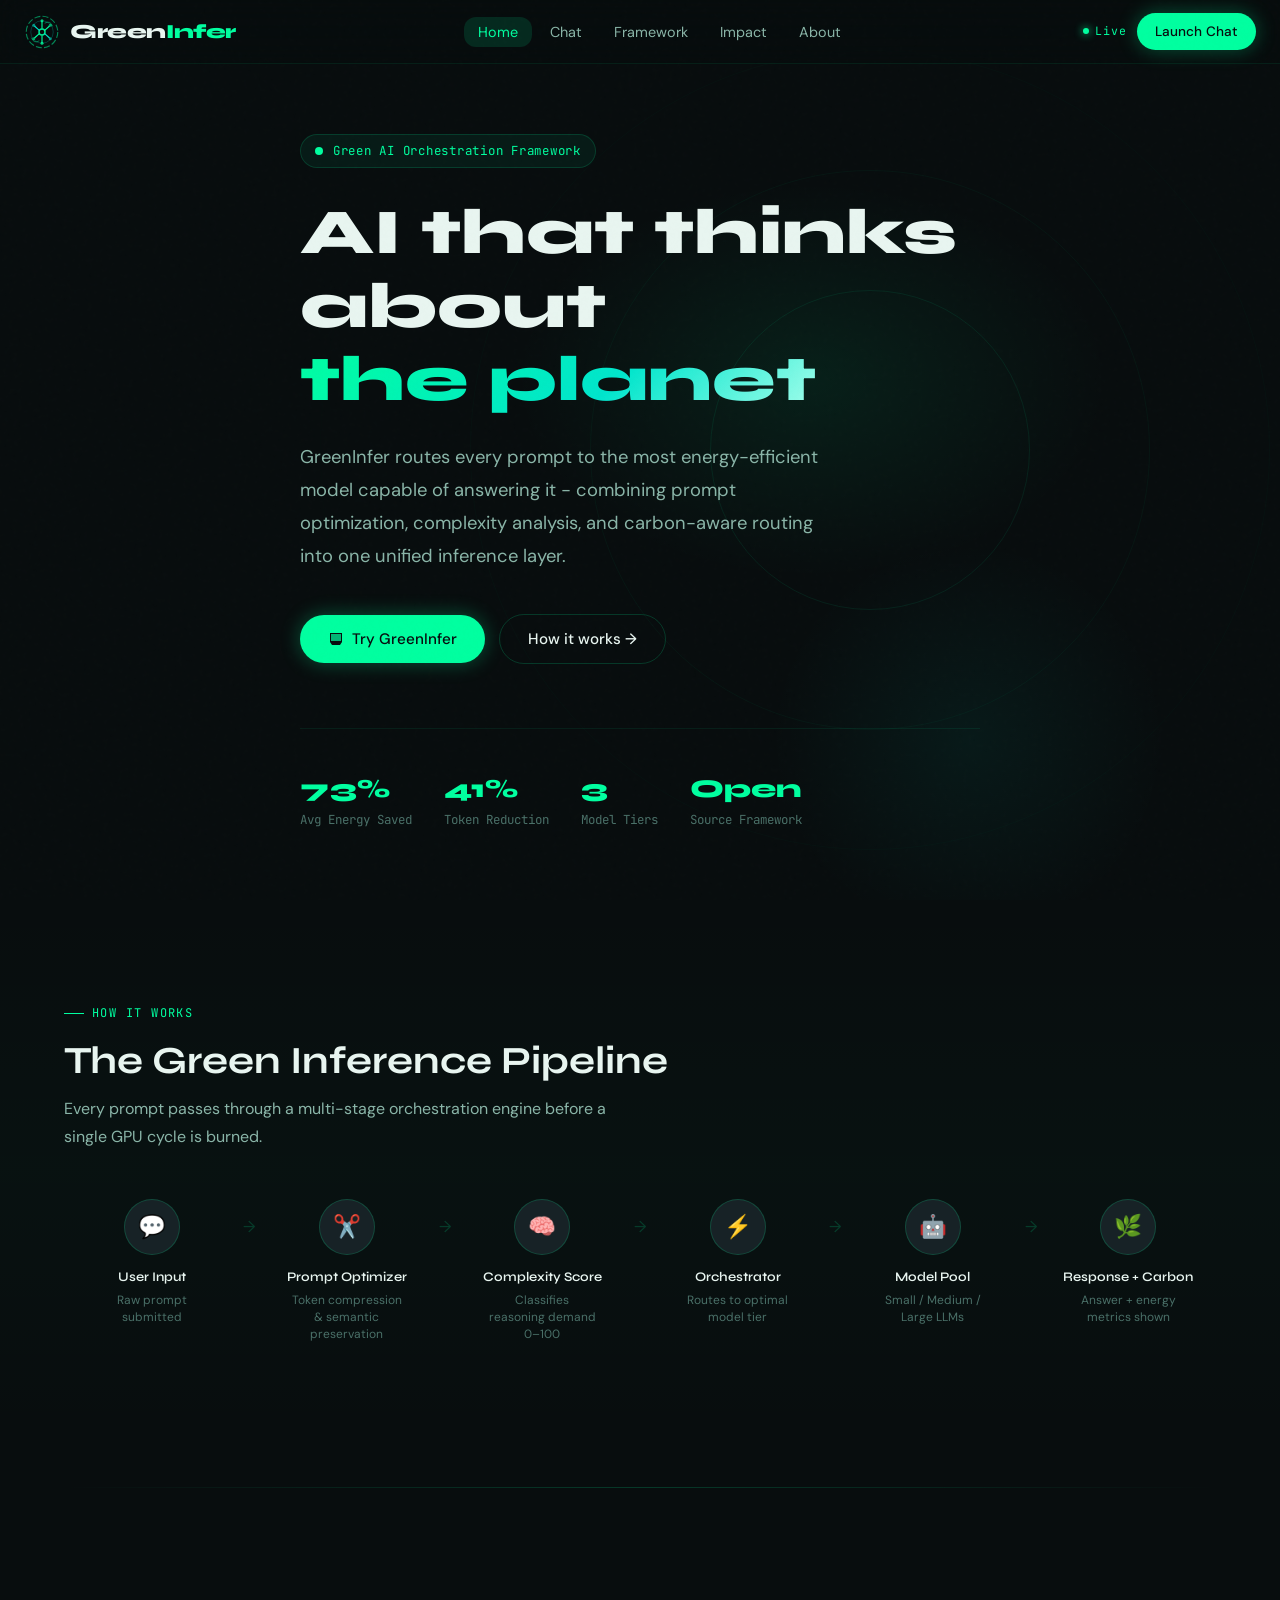
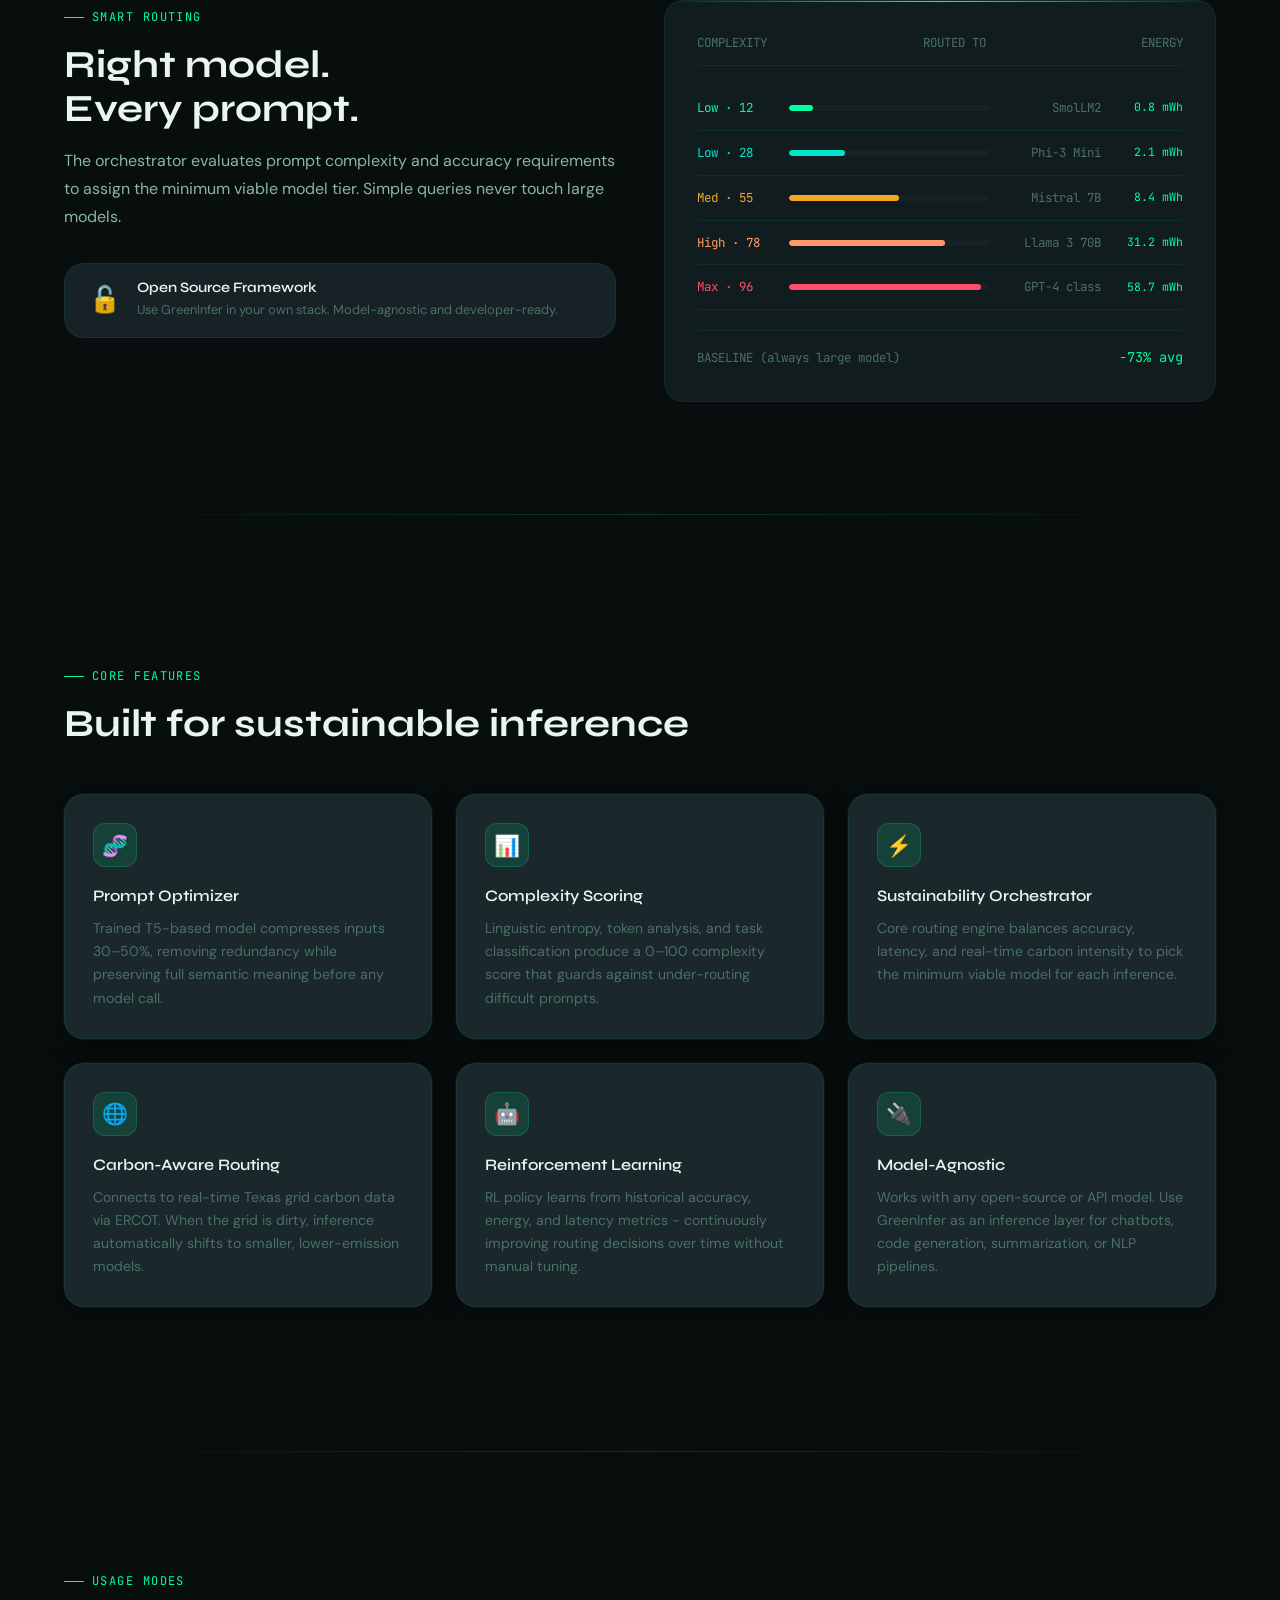
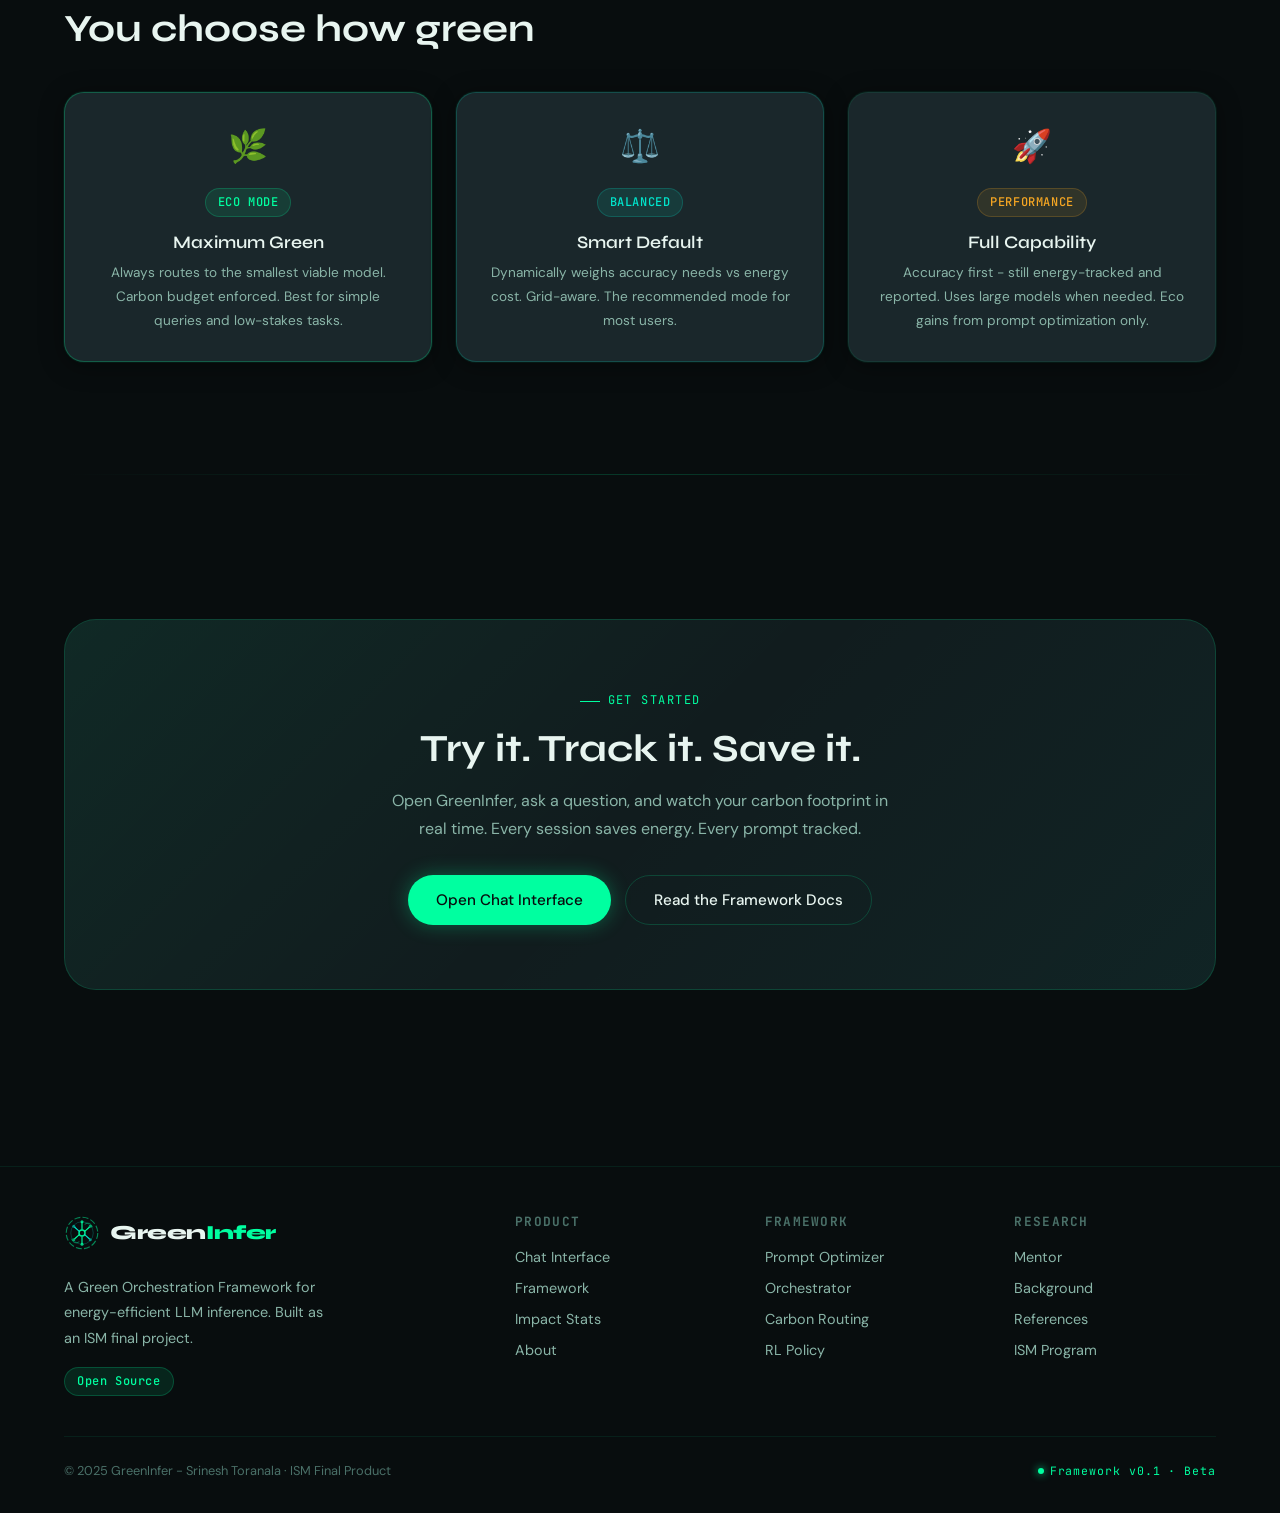
<file: index.html>
<!DOCTYPE html>
<html lang="en">
<head>
  <meta charset="UTF-8"/>
  <meta name="viewport" content="width=device-width, initial-scale=1.0"/>
  <title>GreenInfer - Sustainable AI Inference</title>
  <meta name="description" content="GreenInfer is a Green Orchestration Framework for energy-efficient LLM inference. Route every prompt to the right model, at maximum efficiency."/>
  <style>
/* ============================================================
   GreenInfer - Global Styles
   Aesthetic: Dark biomorphic tech - deep forest meets silicon
   ============================================================ */

@import url('https://fonts.googleapis.com/css2?family=Syne:wght@400;600;700;800&family=DM+Sans:ital,wght@0,300;0,400;0,500;1,300&family=JetBrains+Mono:wght@300;400;500&display=swap');

/* ── Variables ── */
:root {
  --bg-void:       #080d0e;
  --bg-deep:       #0b1214;
  --bg-surface:    #111c1e;
  --bg-raised:     #172226;
  --bg-card:       #1a272b;
  --border:        rgba(0, 255, 160, 0.08);
  --border-mid:    rgba(0, 255, 160, 0.18);
  --border-bright: rgba(0, 255, 160, 0.4);

  --green-core:    #00ffa0;
  --green-soft:    #00d484;
  --green-muted:   #009b62;
  --green-dim:     rgba(0, 255, 160, 0.12);
  --green-glow:    rgba(0, 255, 160, 0.06);

  --teal-accent:   #00e5cc;
  --amber-warn:    #f5a623;
  --red-alert:     #ff4d6d;

  --text-primary:  #e8f5f0;
  --text-secondary:#8ab5a8;
  --text-muted:    #4a7068;
  --text-dim:      #2a4540;

  --font-display:  'Syne', sans-serif;
  --font-body:     'DM Sans', sans-serif;
  --font-mono:     'JetBrains Mono', monospace;

  --radius-sm: 6px;
  --radius-md: 12px;
  --radius-lg: 20px;
  --radius-xl: 32px;

  --shadow-card:   0 4px 24px rgba(0,0,0,0.4), 0 0 0 1px var(--border);
  --shadow-glow:   0 0 40px rgba(0,255,160,0.12);
  --shadow-deep:   0 8px 48px rgba(0,0,0,0.6);

  --nav-height: 64px;
  --sidebar-width: 260px;
}

/* ── Reset ── */
*, *::before, *::after { box-sizing: border-box; margin: 0; padding: 0; }
html { scroll-behavior: smooth; }
body {
  font-family: var(--font-body);
  background: var(--bg-void);
  color: var(--text-primary);
  line-height: 1.6;
  -webkit-font-smoothing: antialiased;
  overflow-x: hidden;
}

/* ── Scrollbar ── */
::-webkit-scrollbar { width: 6px; height: 6px; }
::-webkit-scrollbar-track { background: var(--bg-deep); }
::-webkit-scrollbar-thumb { background: var(--green-muted); border-radius: 3px; }

/* ── Selection ── */
::selection { background: rgba(0,255,160,0.2); color: var(--green-core); }

/* ── Typography ── */
h1,h2,h3,h4,h5 { font-family: var(--font-display); font-weight: 700; line-height: 1.15; }
h1 { font-size: clamp(2.4rem, 5vw, 4.2rem); font-weight: 800; }
h2 { font-size: clamp(1.6rem, 3vw, 2.6rem); }
h3 { font-size: clamp(1.1rem, 2vw, 1.5rem); font-weight: 600; }
p  { color: var(--text-secondary); line-height: 1.75; }
a  { color: var(--green-core); text-decoration: none; }
a:hover { color: var(--teal-accent); }
code, pre { font-family: var(--font-mono); }

/* ── Utility ── */
.mono { font-family: var(--font-mono); }
.green { color: var(--green-core); }
.teal  { color: var(--teal-accent); }
.muted { color: var(--text-muted); }
.dim   { color: var(--text-dim); }

.container {
  max-width: 1200px;
  margin: 0 auto;
  padding: 0 24px;
}

.btn {
  display: inline-flex;
  align-items: center;
  gap: 8px;
  padding: 12px 28px;
  border-radius: var(--radius-xl);
  font-family: var(--font-body);
  font-weight: 500;
  font-size: 0.95rem;
  cursor: pointer;
  border: none;
  transition: all 0.2s ease;
  text-decoration: none;
  white-space: nowrap;
}

.btn-primary {
  background: var(--green-core);
  color: #080d0e;
  box-shadow: 0 0 20px rgba(0,255,160,0.3);
}
.btn-primary:hover {
  background: #1fffb0;
  color: #080d0e;
  box-shadow: 0 0 32px rgba(0,255,160,0.5);
  transform: translateY(-1px);
}

.btn-ghost {
  background: transparent;
  color: var(--text-primary);
  border: 1px solid var(--border-mid);
}
.btn-ghost:hover {
  border-color: var(--green-core);
  color: var(--green-core);
  background: var(--green-dim);
}

.btn-sm {
  padding: 8px 18px;
  font-size: 0.85rem;
}

/* ── Card ── */
.card {
  background: var(--bg-card);
  border: 1px solid var(--border);
  border-radius: var(--radius-lg);
  padding: 28px;
  box-shadow: var(--shadow-card);
  transition: border-color 0.2s, box-shadow 0.2s;
}
.card:hover {
  border-color: var(--border-mid);
  box-shadow: var(--shadow-card), var(--shadow-glow);
}

/* ── Badge ── */
.badge {
  display: inline-flex;
  align-items: center;
  gap: 6px;
  padding: 4px 12px;
  border-radius: var(--radius-xl);
  font-size: 0.75rem;
  font-weight: 500;
  font-family: var(--font-mono);
  letter-spacing: 0.05em;
}
.badge-green {
  background: rgba(0,255,160,0.1);
  color: var(--green-core);
  border: 1px solid rgba(0,255,160,0.2);
}
.badge-teal {
  background: rgba(0,229,204,0.1);
  color: var(--teal-accent);
  border: 1px solid rgba(0,229,204,0.2);
}
.badge-amber {
  background: rgba(245,166,35,0.1);
  color: var(--amber-warn);
  border: 1px solid rgba(245,166,35,0.2);
}

/* ── Divider ── */
.divider {
  height: 1px;
  background: linear-gradient(90deg, transparent, var(--border-mid), transparent);
  margin: 48px 0;
}

/* ── Dot pulse animation ── */
@keyframes pulse-dot {
  0%, 100% { opacity: 1; transform: scale(1); }
  50%       { opacity: 0.4; transform: scale(0.7); }
}
.pulse-dot {
  width: 8px; height: 8px;
  border-radius: 50%;
  background: var(--green-core);
  animation: pulse-dot 1.6s ease-in-out infinite;
  display: inline-block;
}

/* ── Glow ring ── */
.glow-ring {
  position: absolute;
  border-radius: 50%;
  pointer-events: none;
  filter: blur(60px);
  opacity: 0.15;
}

/* ── NAV ── */
.nav {
  position: fixed;
  top: 0; left: 0; right: 0;
  z-index: 1000;
  height: var(--nav-height);
  background: rgba(8,13,14,0.85);
  backdrop-filter: blur(20px) saturate(1.4);
  border-bottom: 1px solid var(--border);
  display: flex;
  align-items: center;
}

.nav-inner {
  width: 100%;
  max-width: 1280px;
  margin: 0 auto;
  padding: 0 24px;
  display: flex;
  align-items: center;
  justify-content: space-between;
  gap: 24px;
}

.nav-logo {
  display: flex;
  align-items: center;
  gap: 10px;
  text-decoration: none;
  flex-shrink: 0;
}

.nav-logo-icon {
  width: 36px;
  height: 36px;
  flex-shrink: 0;
}

.nav-logo-text {
  font-family: var(--font-display);
  font-weight: 800;
  font-size: 1.25rem;
  color: var(--text-primary);
  letter-spacing: -0.02em;
}
.nav-logo-text span { color: var(--green-core); }

.nav-links {
  display: flex;
  align-items: center;
  gap: 4px;
  list-style: none;
}
.nav-links a {
  padding: 6px 14px;
  border-radius: var(--radius-md);
  color: var(--text-secondary);
  font-size: 0.9rem;
  font-weight: 400;
  transition: all 0.15s;
}
.nav-links a:hover, .nav-links a.active {
  background: var(--green-dim);
  color: var(--green-core);
}

.nav-actions {
  display: flex;
  align-items: center;
  gap: 10px;
  flex-shrink: 0;
}

.nav-mobile-toggle {
  display: none;
  background: none;
  border: none;
  color: var(--text-primary);
  cursor: pointer;
  padding: 8px;
}

/* ── Footer ── */
.footer {
  border-top: 1px solid var(--border);
  padding: 48px 0 32px;
  margin-top: 80px;
}
.footer-inner {
  display: grid;
  grid-template-columns: 2fr 1fr 1fr 1fr;
  gap: 48px;
}
.footer-brand p {
  font-size: 0.9rem;
  margin-top: 12px;
  max-width: 260px;
}
.footer-col h4 {
  font-size: 0.8rem;
  letter-spacing: 0.1em;
  text-transform: uppercase;
  color: var(--text-muted);
  margin-bottom: 16px;
  font-family: var(--font-mono);
}
.footer-col a {
  display: block;
  color: var(--text-secondary);
  font-size: 0.9rem;
  margin-bottom: 8px;
  transition: color 0.15s;
}
.footer-col a:hover { color: var(--green-core); }
.footer-bottom {
  margin-top: 40px;
  padding-top: 24px;
  border-top: 1px solid var(--border);
  display: flex;
  justify-content: space-between;
  align-items: center;
  font-size: 0.8rem;
  color: var(--text-muted);
}

/* ── Animations ── */
@keyframes fadeUp {
  from { opacity: 0; transform: translateY(24px); }
  to   { opacity: 1; transform: translateY(0); }
}
@keyframes fadeIn {
  from { opacity: 0; }
  to   { opacity: 1; }
}
@keyframes slideRight {
  from { opacity: 0; transform: translateX(-16px); }
  to   { opacity: 1; transform: translateX(0); }
}
@keyframes floatY {
  0%, 100% { transform: translateY(0); }
  50%       { transform: translateY(-8px); }
}
@keyframes rotate-slow {
  from { transform: rotate(0deg); }
  to   { transform: rotate(360deg); }
}
@keyframes shimmer {
  0%   { background-position: -200% center; }
  100% { background-position: 200% center; }
}
@keyframes scanline {
  0%   { top: -4px; }
  100% { top: 100%; }
}

.animate-fadeUp { animation: fadeUp 0.6s ease forwards; }
.animate-fadeIn { animation: fadeIn 0.4s ease forwards; }
.delay-1 { animation-delay: 0.1s; opacity: 0; }
.delay-2 { animation-delay: 0.2s; opacity: 0; }
.delay-3 { animation-delay: 0.3s; opacity: 0; }
.delay-4 { animation-delay: 0.4s; opacity: 0; }
.delay-5 { animation-delay: 0.5s; opacity: 0; }
.delay-6 { animation-delay: 0.6s; opacity: 0; }

/* ── Section spacing ── */
.section { padding: 96px 0; }
.section-sm { padding: 64px 0; }

.section-label {
  display: inline-flex;
  align-items: center;
  gap: 8px;
  font-family: var(--font-mono);
  font-size: 0.75rem;
  letter-spacing: 0.12em;
  text-transform: uppercase;
  color: var(--green-core);
  margin-bottom: 16px;
}
.section-label::before {
  content: '';
  width: 20px; height: 1px;
  background: var(--green-core);
}

/* ── Grid layouts ── */
.grid-2 { display: grid; grid-template-columns: 1fr 1fr; gap: 24px; }
.grid-3 { display: grid; grid-template-columns: repeat(3, 1fr); gap: 24px; }
.grid-4 { display: grid; grid-template-columns: repeat(4, 1fr); gap: 20px; }

/* ── Stat card ── */
.stat-card {
  background: var(--bg-card);
  border: 1px solid var(--border);
  border-radius: var(--radius-lg);
  padding: 28px 24px;
  text-align: center;
  position: relative;
  overflow: hidden;
  transition: all 0.2s;
}
.stat-card::before {
  content: '';
  position: absolute;
  top: 0; left: 0; right: 0;
  height: 2px;
  background: linear-gradient(90deg, transparent, var(--green-core), transparent);
  opacity: 0;
  transition: opacity 0.2s;
}
.stat-card:hover::before { opacity: 1; }
.stat-card:hover {
  border-color: var(--border-mid);
  transform: translateY(-2px);
}
.stat-value {
  font-family: var(--font-display);
  font-size: 2.2rem;
  font-weight: 800;
  color: var(--green-core);
  line-height: 1;
  margin-bottom: 8px;
}
.stat-label {
  font-size: 0.82rem;
  color: var(--text-muted);
  font-family: var(--font-mono);
  letter-spacing: 0.05em;
  text-transform: uppercase;
}

/* ── Live indicator ── */
.live-badge {
  display: inline-flex;
  align-items: center;
  gap: 6px;
  font-family: var(--font-mono);
  font-size: 0.72rem;
  color: var(--green-core);
  letter-spacing: 0.08em;
}
.live-badge::before {
  content: '';
  width: 6px; height: 6px;
  border-radius: 50%;
  background: var(--green-core);
  box-shadow: 0 0 8px var(--green-core);
  animation: pulse-dot 1.4s ease-in-out infinite;
}

/* ── Tags ── */
.tag {
  display: inline-block;
  padding: 3px 10px;
  border-radius: var(--radius-sm);
  background: var(--bg-raised);
  color: var(--text-secondary);
  font-size: 0.78rem;
  font-family: var(--font-mono);
  border: 1px solid var(--border);
}

/* ── Gradient text ── */
.gradient-text {
  background: linear-gradient(135deg, var(--green-core) 0%, var(--teal-accent) 60%, #a8ffec 100%);
  -webkit-background-clip: text;
  -webkit-text-fill-color: transparent;
  background-clip: text;
}

/* ── Noise texture overlay ── */
body::before {
  content: '';
  position: fixed;
  inset: 0;
  background-image: url("data:image/svg+xml,%3Csvg viewBox='0 0 200 200' xmlns='http://www.w3.org/2000/svg'%3E%3Cfilter id='n'%3E%3CfeTurbulence type='fractalNoise' baseFrequency='0.9' numOctaves='4' stitchTiles='stitch'/%3E%3C/filter%3E%3Crect width='100%25' height='100%25' filter='url(%23n)' opacity='0.025'/%3E%3C/svg%3E");
  pointer-events: none;
  z-index: 9999;
  opacity: 0.4;
}

/* ── Responsive ── */
@media (max-width: 1024px) {
  .grid-4 { grid-template-columns: repeat(2, 1fr); }
  .footer-inner { grid-template-columns: 1fr 1fr; }
}
@media (max-width: 768px) {
  .nav-links { display: none; }
  .nav-mobile-toggle { display: flex; }
  .grid-2, .grid-3 { grid-template-columns: 1fr; }
  .grid-4 { grid-template-columns: 1fr 1fr; }
  .footer-inner { grid-template-columns: 1fr; gap: 32px; }
  .footer-bottom { flex-direction: column; gap: 8px; text-align: center; }
  .section { padding: 64px 0; }
}
@media (max-width: 480px) {
  .grid-4 { grid-template-columns: 1fr; }
  .container { padding: 0 16px; }
}

</style>
  <style>
    /* ── Hero ── */
    .hero {
      min-height: 100vh;
      display: flex;
      align-items: center;
      position: relative;
      overflow: hidden;
      padding-top: var(--nav-height);
    }
    .hero-bg {
      position: absolute;
      inset: 0;
      pointer-events: none;
    }
    .hero-bg .ring {
      position: absolute;
      border-radius: 50%;
      border: 1px solid var(--border);
      transform: translate(-50%, -50%);
      left: 68%; top: 50%;
    }
    .hero-bg .ring-1 { width: 320px; height: 320px; }
    .hero-bg .ring-2 { width: 560px; height: 560px; opacity: 0.5; }
    .hero-bg .ring-3 { width: 800px; height: 800px; opacity: 0.25; }
    .hero-bg .ring-4 { width: 1100px; height: 1100px; opacity: 0.1; }
    .hero-glow-a {
      position: absolute;
      width: 600px; height: 400px;
      background: radial-gradient(ellipse, rgba(0,255,160,0.08) 0%, transparent 70%);
      left: 40%; top: 20%;
    }
    .hero-glow-b {
      position: absolute;
      width: 400px; height: 400px;
      background: radial-gradient(ellipse, rgba(0,229,204,0.06) 0%, transparent 70%);
      left: 60%; top: 60%;
    }
    .hero-content {
      position: relative;
      z-index: 2;
      max-width: 680px;
    }
    .hero-eyebrow {
      display: inline-flex;
      align-items: center;
      gap: 10px;
      padding: 6px 14px;
      background: rgba(0,255,160,0.06);
      border: 1px solid rgba(0,255,160,0.15);
      border-radius: var(--radius-xl);
      font-family: var(--font-mono);
      font-size: 0.78rem;
      color: var(--green-core);
      letter-spacing: 0.06em;
      margin-bottom: 28px;
    }
    .hero h1 {
      margin-bottom: 24px;
    }
    .hero-sub {
      font-size: 1.15rem;
      color: var(--text-secondary);
      line-height: 1.8;
      margin-bottom: 40px;
      max-width: 540px;
    }
    .hero-actions {
      display: flex;
      align-items: center;
      gap: 14px;
      flex-wrap: wrap;
    }
    .hero-stats {
      display: flex;
      gap: 32px;
      margin-top: 64px;
      padding-top: 40px;
      border-top: 1px solid var(--border);
    }
    .hero-stat-item {}
    .hero-stat-val {
      font-family: var(--font-display);
      font-size: 1.6rem;
      font-weight: 800;
      color: var(--green-core);
    }
    .hero-stat-lbl {
      font-size: 0.78rem;
      color: var(--text-muted);
      font-family: var(--font-mono);
    }

    /* ── Pipeline viz ── */
    .pipeline-section {
      background: linear-gradient(180deg, transparent, rgba(0,255,160,0.02) 50%, transparent);
    }
    .pipeline-track {
      display: flex;
      align-items: stretch;
      gap: 0;
      overflow-x: auto;
      padding: 8px 0 24px;
    }
    .pipeline-step {
      flex: 1;
      min-width: 140px;
      display: flex;
      flex-direction: column;
      align-items: center;
      position: relative;
    }
    .pipeline-step:not(:last-child)::after {
      content: '';
      position: absolute;
      right: -1px; top: 28px;
      width: 2px; height: 24px;
      background: linear-gradient(180deg, var(--green-core), transparent);
      display: none;
    }
    .pipeline-node {
      width: 56px; height: 56px;
      border-radius: 50%;
      background: var(--bg-raised);
      border: 1.5px solid var(--border-mid);
      display: flex;
      align-items: center;
      justify-content: center;
      font-size: 1.4rem;
      margin-bottom: 12px;
      position: relative;
      z-index: 1;
      transition: all 0.2s;
    }
    .pipeline-step:hover .pipeline-node {
      border-color: var(--green-core);
      background: var(--green-dim);
      box-shadow: 0 0 24px rgba(0,255,160,0.2);
    }
    .pipeline-arrow {
      display: flex;
      align-items: center;
      padding: 0 8px;
      margin-top: -40px;
      color: var(--text-dim);
      font-size: 1.2rem;
    }
    .pipeline-label {
      font-family: var(--font-display);
      font-weight: 600;
      font-size: 0.82rem;
      color: var(--text-primary);
      text-align: center;
      margin-bottom: 4px;
    }
    .pipeline-desc {
      font-size: 0.75rem;
      color: var(--text-muted);
      text-align: center;
      line-height: 1.4;
      max-width: 110px;
    }
    .pipeline-wrapper {
      display: flex;
      align-items: flex-start;
      gap: 0;
    }
    .pipeline-connector {
      height: 56px;
      display: flex;
      align-items: center;
      padding: 0 4px;
      color: var(--border-mid);
      font-size: 1rem;
      flex-shrink: 0;
      margin-top: 0;
    }

    /* ── Feature grid ── */
    .feature-icon {
      width: 44px; height: 44px;
      border-radius: var(--radius-md);
      background: var(--green-dim);
      border: 1px solid var(--border-mid);
      display: flex;
      align-items: center;
      justify-content: center;
      font-size: 1.3rem;
      margin-bottom: 16px;
    }
    .feature-title {
      font-family: var(--font-display);
      font-weight: 600;
      font-size: 1rem;
      margin-bottom: 8px;
    }
    .feature-desc {
      font-size: 0.88rem;
      color: var(--text-muted);
      line-height: 1.65;
    }

    /* ── How it works visual ── */
    .routing-demo {
      background: var(--bg-surface);
      border: 1px solid var(--border);
      border-radius: var(--radius-lg);
      padding: 32px;
      position: relative;
      overflow: hidden;
    }
    .routing-demo::before {
      content: '';
      position: absolute;
      top: 0; left: 0; right: 0; height: 1px;
      background: linear-gradient(90deg, transparent, var(--green-core), transparent);
    }
    .routing-row {
      display: flex;
      align-items: center;
      gap: 12px;
      padding: 12px 0;
      border-bottom: 1px solid var(--border);
    }
    .routing-row:last-child { border-bottom: none; }
    .routing-complexity {
      width: 80px;
      font-family: var(--font-mono);
      font-size: 0.78rem;
    }
    .routing-bar-wrap {
      flex: 1;
      height: 6px;
      background: var(--bg-raised);
      border-radius: 3px;
      overflow: hidden;
    }
    .routing-bar {
      height: 100%;
      border-radius: 3px;
      transition: width 1s ease;
    }
    .routing-model {
      width: 100px;
      font-family: var(--font-mono);
      font-size: 0.78rem;
      text-align: right;
    }
    .routing-energy {
      width: 70px;
      font-family: var(--font-mono);
      font-size: 0.72rem;
      color: var(--green-core);
      text-align: right;
    }

    /* ── CTA ── */
    .cta-block {
      background: var(--bg-surface);
      border: 1px solid var(--border-mid);
      border-radius: var(--radius-xl);
      padding: 64px;
      text-align: center;
      position: relative;
      overflow: hidden;
    }
    .cta-block::before {
      content: '';
      position: absolute;
      inset: -1px;
      border-radius: var(--radius-xl);
      background: linear-gradient(135deg, rgba(0,255,160,0.06), transparent 50%, rgba(0,229,204,0.04));
      z-index: 0;
      pointer-events: none;
    }
    .cta-block > * { position: relative; z-index: 1; }
    .cta-block h2 { margin-bottom: 16px; }
    .cta-block p { margin-bottom: 32px; max-width: 500px; margin-left: auto; margin-right: auto; }

    /* ── Open source banner ── */
    .oss-banner {
      display: flex;
      align-items: center;
      gap: 16px;
      padding: 16px 24px;
      background: var(--bg-raised);
      border: 1px solid var(--border);
      border-radius: var(--radius-lg);
    }
    .oss-banner .icon { font-size: 1.6rem; }
    .oss-banner h4 {
      font-size: 0.9rem;
      font-weight: 600;
      margin-bottom: 2px;
    }
    .oss-banner p {
      font-size: 0.8rem;
      margin: 0;
    }
  </style>
</head>
<body>

<!-- ── NAV ── -->
<nav class="nav">
  <div class="nav-inner">
    <a href="index.html" class="nav-logo">
      <img src="logo.svg" alt="GreenInfer Logo" class="nav-logo-icon"/>
      <span class="nav-logo-text">Green<span>Infer</span></span>
    </a>
    <ul class="nav-links">
      <li><a href="index.html">Home</a></li>
      <li><a href="chat.html">Chat</a></li>
      <li><a href="framework.html">Framework</a></li>
      <li><a href="impact.html">Impact</a></li>
      <li><a href="about.html">About</a></li>
    </ul>
    <div class="nav-actions">
      <span class="live-badge">Live</span>
      <a href="chat.html" class="btn btn-primary btn-sm">Launch Chat</a>
    </div>
    <button class="nav-mobile-toggle" id="nav-toggle" aria-label="Toggle menu">
      <svg width="22" height="22" viewBox="0 0 22 22" fill="currentColor">
        <rect y="3" width="22" height="2" rx="1"/>
        <rect y="10" width="22" height="2" rx="1"/>
        <rect y="17" width="22" height="2" rx="1"/>
      </svg>
    </button>
  </div>
</nav>

<!-- ── HERO ── -->
<section class="hero">
  <div class="hero-bg">
    <div class="ring ring-1"></div>
    <div class="ring ring-2"></div>
    <div class="ring ring-3"></div>
    <div class="ring ring-4"></div>
    <div class="hero-glow-a"></div>
    <div class="hero-glow-b"></div>
  </div>
  <div class="container">
    <div class="hero-content">
      <div class="hero-eyebrow animate-fadeUp">
        <span class="pulse-dot"></span>
        Green AI Orchestration Framework
      </div>
      <h1 class="animate-fadeUp delay-1">
        AI that thinks about<br/>
        <span class="gradient-text">the planet</span>
      </h1>
      <p class="hero-sub animate-fadeUp delay-2">
        GreenInfer routes every prompt to the most energy-efficient model capable of answering it - combining prompt optimization, complexity analysis, and carbon-aware routing into one unified inference layer.
      </p>
      <div class="hero-actions animate-fadeUp delay-3">
        <a href="chat.html" class="btn btn-primary">
          <svg width="16" height="16" viewBox="0 0 16 16" fill="currentColor">
            <path d="M2 2h12v9H2z" opacity="0.3"/><path d="M2 2h12v9H2V2zm1 1v7h10V3H3zm-1 8 2 3h8l2-3H2z"/>
          </svg>
          Try GreenInfer
        </a>
        <a href="framework.html" class="btn btn-ghost">
          How it works →
        </a>
      </div>
      <div class="hero-stats animate-fadeUp delay-4">
        <div class="hero-stat-item">
          <div class="hero-stat-val"><span class="counter" data-target="73" data-suffix="%">0%</span></div>
          <div class="hero-stat-lbl">Avg Energy Saved</div>
        </div>
        <div class="hero-stat-item">
          <div class="hero-stat-val"><span class="counter" data-target="41" data-suffix="%">0%</span></div>
          <div class="hero-stat-lbl">Token Reduction</div>
        </div>
        <div class="hero-stat-item">
          <div class="hero-stat-val"><span class="counter" data-target="3">0</span></div>
          <div class="hero-stat-lbl">Model Tiers</div>
        </div>
        <div class="hero-stat-item">
          <div class="hero-stat-val">Open</div>
          <div class="hero-stat-lbl">Source Framework</div>
        </div>
      </div>
    </div>
  </div>
</section>

<!-- ── PIPELINE ── -->
<section class="section pipeline-section">
  <div class="container">
    <div class="section-label">How It Works</div>
    <h2 style="margin-bottom: 12px;">The Green Inference Pipeline</h2>
    <p style="margin-bottom: 48px; max-width: 560px;">Every prompt passes through a multi-stage orchestration engine before a single GPU cycle is burned.</p>

    <div class="pipeline-wrapper scroll-reveal">
      <div class="pipeline-step">
        <div class="pipeline-node">💬</div>
        <div class="pipeline-label">User Input</div>
        <div class="pipeline-desc">Raw prompt submitted</div>
      </div>
      <div class="pipeline-connector">→</div>
      <div class="pipeline-step">
        <div class="pipeline-node">✂️</div>
        <div class="pipeline-label">Prompt Optimizer</div>
        <div class="pipeline-desc">Token compression & semantic preservation</div>
      </div>
      <div class="pipeline-connector">→</div>
      <div class="pipeline-step">
        <div class="pipeline-node">🧠</div>
        <div class="pipeline-label">Complexity Score</div>
        <div class="pipeline-desc">Classifies reasoning demand 0–100</div>
      </div>
      <div class="pipeline-connector">→</div>
      <div class="pipeline-step">
        <div class="pipeline-node">⚡</div>
        <div class="pipeline-label">Orchestrator</div>
        <div class="pipeline-desc">Routes to optimal model tier</div>
      </div>
      <div class="pipeline-connector">→</div>
      <div class="pipeline-step">
        <div class="pipeline-node">🤖</div>
        <div class="pipeline-label">Model Pool</div>
        <div class="pipeline-desc">Small / Medium / Large LLMs</div>
      </div>
      <div class="pipeline-connector">→</div>
      <div class="pipeline-step">
        <div class="pipeline-node">🌿</div>
        <div class="pipeline-label">Response + Carbon</div>
        <div class="pipeline-desc">Answer + energy metrics shown</div>
      </div>
    </div>
  </div>
</section>

<div class="container"><div class="divider"></div></div>

<!-- ── ROUTING DEMO ── -->
<section class="section-sm">
  <div class="container">
    <div class="grid-2" style="align-items: start; gap: 48px;">
      <div>
        <div class="section-label">Smart Routing</div>
        <h2 style="margin-bottom: 16px;">Right model.<br/>Every prompt.</h2>
        <p style="margin-bottom: 24px;">The orchestrator evaluates prompt complexity and accuracy requirements to assign the minimum viable model tier. Simple queries never touch large models.</p>
        <div class="oss-banner scroll-reveal" style="margin-top: 32px;">
          <div class="icon">🔓</div>
          <div>
            <h4>Open Source Framework</h4>
            <p class="muted">Use GreenInfer in your own stack. Model-agnostic and developer-ready.</p>
          </div>
        </div>
      </div>
      <div class="routing-demo scroll-reveal">
        <div style="display:flex; justify-content:space-between; margin-bottom:20px; padding-bottom:12px; border-bottom:1px solid var(--border);">
          <span style="font-size:0.78rem; color:var(--text-muted); font-family:var(--font-mono);">COMPLEXITY</span>
          <span style="font-size:0.78rem; color:var(--text-muted); font-family:var(--font-mono);">ROUTED TO</span>
          <span style="font-size:0.78rem; color:var(--text-muted); font-family:var(--font-mono);">ENERGY</span>
        </div>
        <div class="routing-row">
          <span class="routing-complexity green">Low · 12</span>
          <div class="routing-bar-wrap"><div class="routing-bar" style="width:12%; background:var(--green-core)"></div></div>
          <span class="routing-model muted">SmolLM2</span>
          <span class="routing-energy">0.8 mWh</span>
        </div>
        <div class="routing-row">
          <span class="routing-complexity" style="color:var(--teal-accent)">Low · 28</span>
          <div class="routing-bar-wrap"><div class="routing-bar" style="width:28%; background:var(--teal-accent)"></div></div>
          <span class="routing-model muted">Phi-3 Mini</span>
          <span class="routing-energy">2.1 mWh</span>
        </div>
        <div class="routing-row">
          <span class="routing-complexity" style="color:var(--amber-warn)">Med · 55</span>
          <div class="routing-bar-wrap"><div class="routing-bar" style="width:55%; background:var(--amber-warn)"></div></div>
          <span class="routing-model muted">Mistral 7B</span>
          <span class="routing-energy">8.4 mWh</span>
        </div>
        <div class="routing-row">
          <span class="routing-complexity" style="color:#ff9b6b">High · 78</span>
          <div class="routing-bar-wrap"><div class="routing-bar" style="width:78%; background:#ff9b6b"></div></div>
          <span class="routing-model muted">Llama 3 70B</span>
          <span class="routing-energy">31.2 mWh</span>
        </div>
        <div class="routing-row">
          <span class="routing-complexity" style="color:var(--red-alert)">Max · 96</span>
          <div class="routing-bar-wrap"><div class="routing-bar" style="width:96%; background:var(--red-alert)"></div></div>
          <span class="routing-model muted">GPT-4 class</span>
          <span class="routing-energy">58.7 mWh</span>
        </div>
        <div style="margin-top:20px; padding-top:16px; border-top:1px solid var(--border); display:flex; justify-content:space-between; align-items:center;">
          <span style="font-size:0.78rem; color:var(--text-muted); font-family:var(--font-mono);">BASELINE (always large model)</span>
          <span class="green mono" style="font-size:0.85rem;">−73% avg</span>
        </div>
      </div>
    </div>
  </div>
</section>

<div class="container"><div class="divider"></div></div>

<!-- ── FEATURES ── -->
<section class="section">
  <div class="container">
    <div class="section-label">Core Features</div>
    <h2 style="margin-bottom: 48px;">Built for sustainable inference</h2>
    <div class="grid-3 scroll-reveal">
      <div class="card">
        <div class="feature-icon">🧬</div>
        <div class="feature-title">Prompt Optimizer</div>
        <div class="feature-desc">Trained T5-based model compresses inputs 30–50%, removing redundancy while preserving full semantic meaning before any model call.</div>
      </div>
      <div class="card">
        <div class="feature-icon">📊</div>
        <div class="feature-title">Complexity Scoring</div>
        <div class="feature-desc">Linguistic entropy, token analysis, and task classification produce a 0–100 complexity score that guards against under-routing difficult prompts.</div>
      </div>
      <div class="card">
        <div class="feature-icon">⚡</div>
        <div class="feature-title">Sustainability Orchestrator</div>
        <div class="feature-desc">Core routing engine balances accuracy, latency, and real-time carbon intensity to pick the minimum viable model for each inference.</div>
      </div>
      <div class="card">
        <div class="feature-icon">🌐</div>
        <div class="feature-title">Carbon-Aware Routing</div>
        <div class="feature-desc">Connects to real-time Texas grid carbon data via ERCOT. When the grid is dirty, inference automatically shifts to smaller, lower-emission models.</div>
      </div>
      <div class="card">
        <div class="feature-icon">🤖</div>
        <div class="feature-title">Reinforcement Learning</div>
        <div class="feature-desc">RL policy learns from historical accuracy, energy, and latency metrics - continuously improving routing decisions over time without manual tuning.</div>
      </div>
      <div class="card">
        <div class="feature-icon">🔌</div>
        <div class="feature-title">Model-Agnostic</div>
        <div class="feature-desc">Works with any open-source or API model. Use GreenInfer as an inference layer for chatbots, code generation, summarization, or NLP pipelines.</div>
      </div>
    </div>
  </div>
</section>

<div class="container"><div class="divider"></div></div>

<!-- ── MODES ── -->
<section class="section-sm">
  <div class="container">
    <div class="section-label">Usage Modes</div>
    <h2 style="margin-bottom: 40px;">You choose how green</h2>
    <div class="grid-3 scroll-reveal">
      <div class="card" style="border-color: rgba(0,255,160,0.25); text-align:center;">
        <div style="font-size:2rem; margin-bottom:16px;">🌿</div>
        <div class="badge badge-green" style="margin-bottom:16px;">ECO MODE</div>
        <h3 style="margin-bottom:8px; font-size:1.1rem;">Maximum Green</h3>
        <p style="font-size:0.85rem;">Always routes to the smallest viable model. Carbon budget enforced. Best for simple queries and low-stakes tasks.</p>
      </div>
      <div class="card" style="border-color: rgba(0,229,204,0.2); text-align:center;">
        <div style="font-size:2rem; margin-bottom:16px;">⚖️</div>
        <div class="badge badge-teal" style="margin-bottom:16px;">BALANCED</div>
        <h3 style="margin-bottom:8px; font-size:1.1rem;">Smart Default</h3>
        <p style="font-size:0.85rem;">Dynamically weighs accuracy needs vs energy cost. Grid-aware. The recommended mode for most users.</p>
      </div>
      <div class="card" style="text-align:center;">
        <div style="font-size:2rem; margin-bottom:16px;">🚀</div>
        <div class="badge badge-amber" style="margin-bottom:16px;">PERFORMANCE</div>
        <h3 style="margin-bottom:8px; font-size:1.1rem;">Full Capability</h3>
        <p style="font-size:0.85rem;">Accuracy first - still energy-tracked and reported. Uses large models when needed. Eco gains from prompt optimization only.</p>
      </div>
    </div>
  </div>
</section>

<div class="container"><div class="divider"></div></div>

<!-- ── CTA ── -->
<section class="section">
  <div class="container">
    <div class="cta-block scroll-reveal">
      <div class="section-label" style="justify-content:center;">Get Started</div>
      <h2>Try it. Track it. Save it.</h2>
      <p>Open GreenInfer, ask a question, and watch your carbon footprint in real time. Every session saves energy. Every prompt tracked.</p>
      <div style="display:flex; gap:14px; justify-content:center; flex-wrap:wrap;">
        <a href="chat.html" class="btn btn-primary">Open Chat Interface</a>
        <a href="framework.html" class="btn btn-ghost">Read the Framework Docs</a>
      </div>
    </div>
  </div>
</section>

<!-- ── FOOTER ── -->
<footer class="footer">
  <div class="container">
    <div class="footer-inner">
      <div class="footer-brand">
        <a href="index.html" class="nav-logo" style="margin-bottom:12px; display:inline-flex;">
          <img src="logo.svg" alt="GreenInfer" class="nav-logo-icon"/>
          <span class="nav-logo-text">Green<span>Infer</span></span>
        </a>
        <p>A Green Orchestration Framework for energy-efficient LLM inference. Built as an ISM final project.</p>
        <div style="margin-top:16px;">
          <span class="badge badge-green">Open Source</span>
        </div>
      </div>
      <div class="footer-col">
        <h4>Product</h4>
        <a href="chat.html">Chat Interface</a>
        <a href="framework.html">Framework</a>
        <a href="impact.html">Impact Stats</a>
        <a href="about.html">About</a>
      </div>
      <div class="footer-col">
        <h4>Framework</h4>
        <a href="framework.html#optimizer">Prompt Optimizer</a>
        <a href="framework.html#orchestrator">Orchestrator</a>
        <a href="framework.html#routing">Carbon Routing</a>
        <a href="framework.html#rl">RL Policy</a>
      </div>
      <div class="footer-col">
        <h4>Research</h4>
        <a href="about.html#mentor">Mentor</a>
        <a href="about.html#background">Background</a>
        <a href="about.html#papers">References</a>
        <a href="about.html#ism">ISM Program</a>
      </div>
    </div>
    <div class="footer-bottom">
      <span>© 2025 GreenInfer - Srinesh Toranala · ISM Final Product</span>
      <span class="live-badge">Framework v0.1 · Beta</span>
    </div>
  </div>
</footer>

<script>
/* ============================================================
   GreenInfer - Shared JS
   ============================================================ */

// ── Nav active state ──
function setActiveNav() {
  const path = window.location.pathname.split('/').pop() || 'index.html';
  document.querySelectorAll('.nav-links a').forEach(a => {
    const href = a.getAttribute('href');
    if (href === path || (path === '' && href === 'index.html')) {
      a.classList.add('active');
    }
  });
}

// ── Mobile nav toggle ──
function initMobileNav() {
  const toggle = document.getElementById('nav-toggle');
  const navLinks = document.querySelector('.nav-links');
  if (!toggle) return;
  toggle.addEventListener('click', () => {
    navLinks.style.display = navLinks.style.display === 'flex' ? 'none' : 'flex';
    navLinks.style.flexDirection = 'column';
    navLinks.style.position = 'absolute';
    navLinks.style.top = '64px';
    navLinks.style.left = '0';
    navLinks.style.right = '0';
    navLinks.style.background = 'rgba(8,13,14,0.98)';
    navLinks.style.padding = '16px';
    navLinks.style.borderBottom = '1px solid rgba(0,255,160,0.1)';
  });
}

// ── Animate on scroll ──
function initScrollAnimations() {
  const observer = new IntersectionObserver((entries) => {
    entries.forEach(e => {
      if (e.isIntersecting) {
        e.target.style.opacity = '1';
        e.target.style.transform = 'translateY(0)';
        observer.unobserve(e.target);
      }
    });
  }, { threshold: 0.1, rootMargin: '0px 0px -40px 0px' });

  document.querySelectorAll('.scroll-reveal').forEach(el => {
    el.style.opacity = '0';
    el.style.transform = 'translateY(24px)';
    el.style.transition = 'opacity 0.6s ease, transform 0.6s ease';
    observer.observe(el);
  });
}

// ── Counter animation ──
function animateCounter(el, target, duration = 1800, suffix = '') {
  const start = performance.now();
  const isFloat = target % 1 !== 0;
  const update = (now) => {
    const progress = Math.min((now - start) / duration, 1);
    const ease = 1 - Math.pow(1 - progress, 3);
    const val = ease * target;
    el.textContent = (isFloat ? val.toFixed(1) : Math.floor(val).toLocaleString()) + suffix;
    if (progress < 1) requestAnimationFrame(update);
  };
  requestAnimationFrame(update);
}

function initCounters() {
  const observer = new IntersectionObserver((entries) => {
    entries.forEach(e => {
      if (e.isIntersecting) {
        const el = e.target;
        const target = parseFloat(el.dataset.target);
        const suffix = el.dataset.suffix || '';
        animateCounter(el, target, 1800, suffix);
        observer.unobserve(el);
      }
    });
  }, { threshold: 0.5 });
  document.querySelectorAll('.counter').forEach(el => observer.observe(el));
}

// ── Carbon mode indicator ──
const GRID_INTENSITY = {
  eco: { label: 'Grid: Clean', color: '#00ffa0', bar: 18 },
  moderate: { label: 'Grid: Moderate', color: '#f5a623', bar: 52 },
  high: { label: 'Grid: Heavy', color: '#ff4d6d', bar: 88 }
};

function setGridMode(mode) {
  const data = GRID_INTENSITY[mode];
  const indicator = document.getElementById('grid-indicator');
  const bar = document.getElementById('grid-bar');
  if (indicator) {
    indicator.textContent = data.label;
    indicator.style.color = data.color;
  }
  if (bar) {
    bar.style.width = data.bar + '%';
    bar.style.background = data.color;
  }
}

// ── Tooltip ──
function initTooltips() {
  document.querySelectorAll('[data-tooltip]').forEach(el => {
    const tip = document.createElement('div');
    tip.className = 'tooltip';
    tip.textContent = el.dataset.tooltip;
    tip.style.cssText = `
      position:absolute; background:#1a272b; color:#e8f5f0;
      font-size:0.78rem; font-family:var(--font-mono);
      padding:6px 10px; border-radius:6px; white-space:nowrap;
      border:1px solid rgba(0,255,160,0.2); z-index:100;
      pointer-events:none; opacity:0; transition:opacity 0.15s;
    `;
    document.body.appendChild(tip);
    el.addEventListener('mouseenter', (ev) => {
      const r = el.getBoundingClientRect();
      tip.style.left = r.left + 'px';
      tip.style.top = (r.top - 36 + window.scrollY) + 'px';
      tip.style.opacity = '1';
    });
    el.addEventListener('mouseleave', () => { tip.style.opacity = '0'; });
  });
}

// ── Energy formatter ──
function formatEnergy(wh) {
  if (wh < 1) return (wh * 1000).toFixed(2) + ' mWh';
  return wh.toFixed(3) + ' Wh';
}
function formatCO2(g) {
  if (g < 1) return (g * 1000).toFixed(2) + ' mg';
  return g.toFixed(3) + ' g CO₂';
}

// ── Init all ──
document.addEventListener('DOMContentLoaded', () => {
  setActiveNav();
  initMobileNav();
  initScrollAnimations();
  initCounters();
  initTooltips();
});

</script>
</body>
</html>
</file>
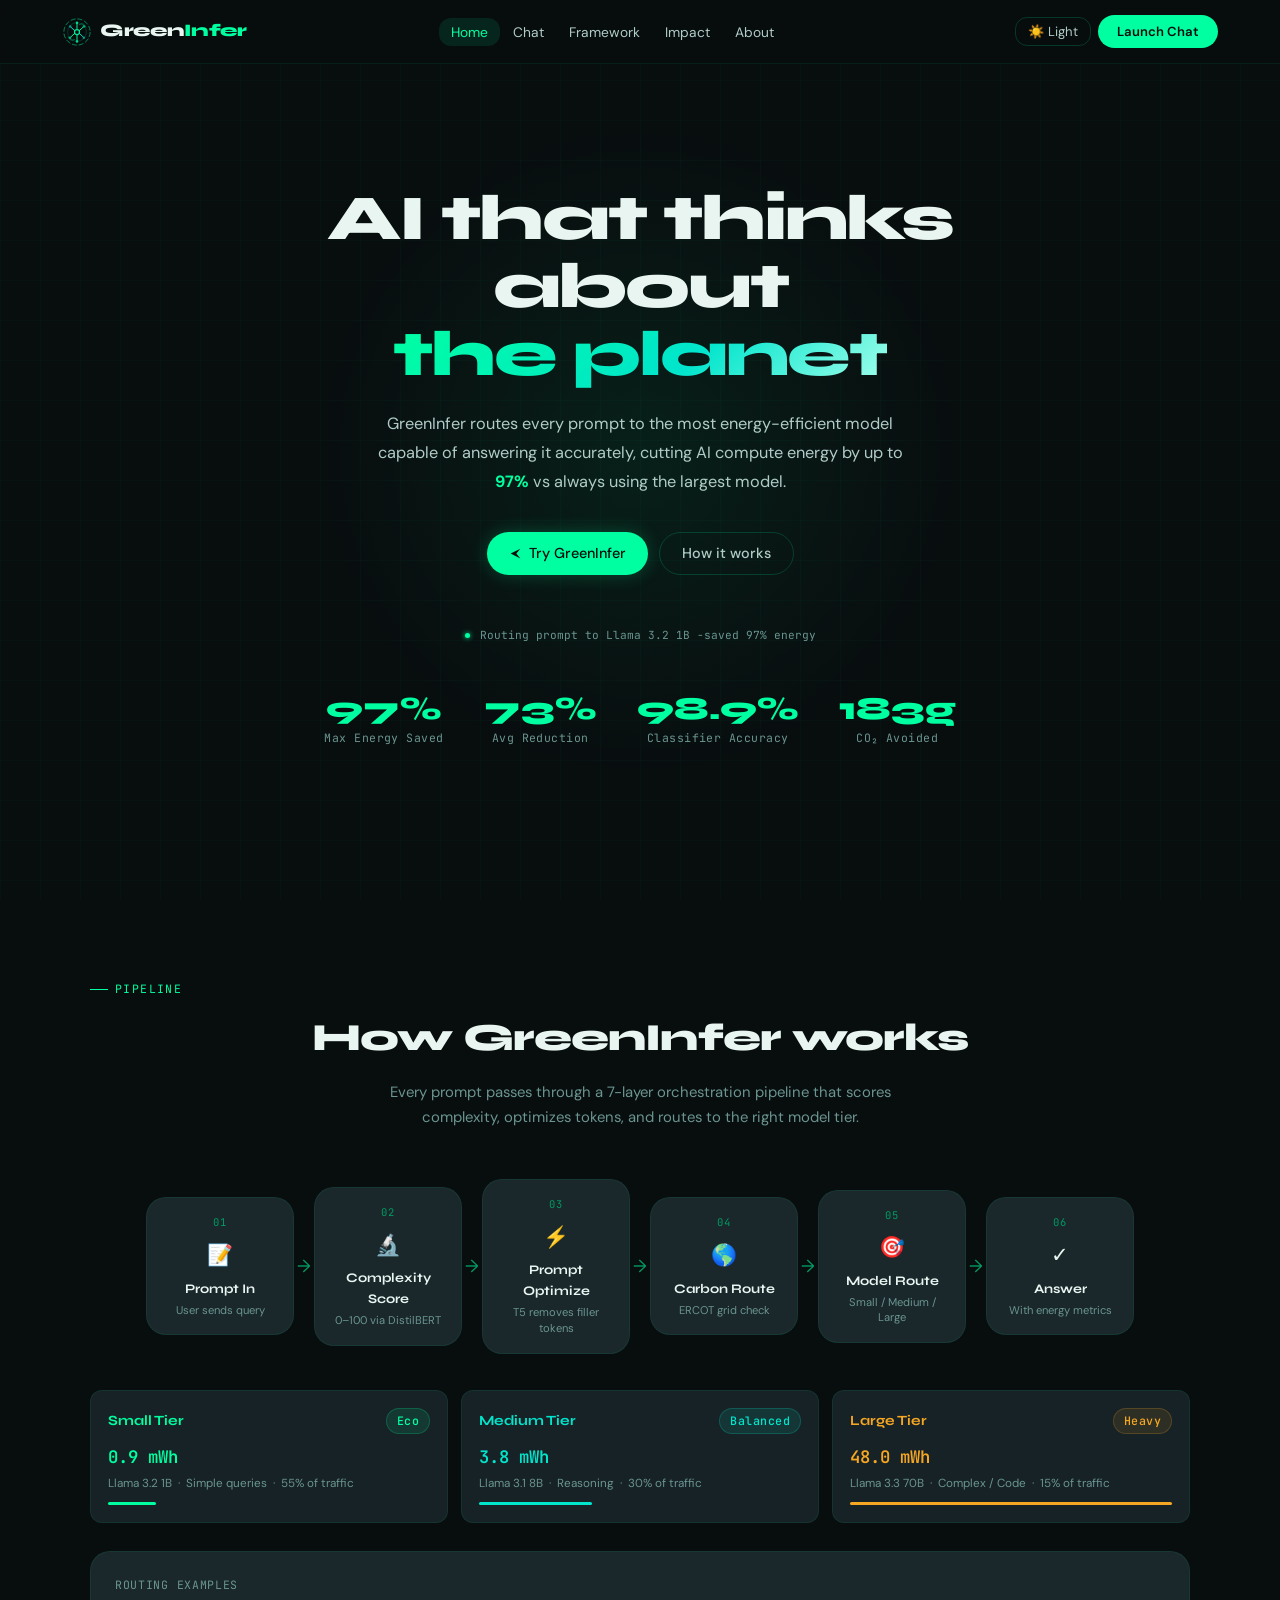
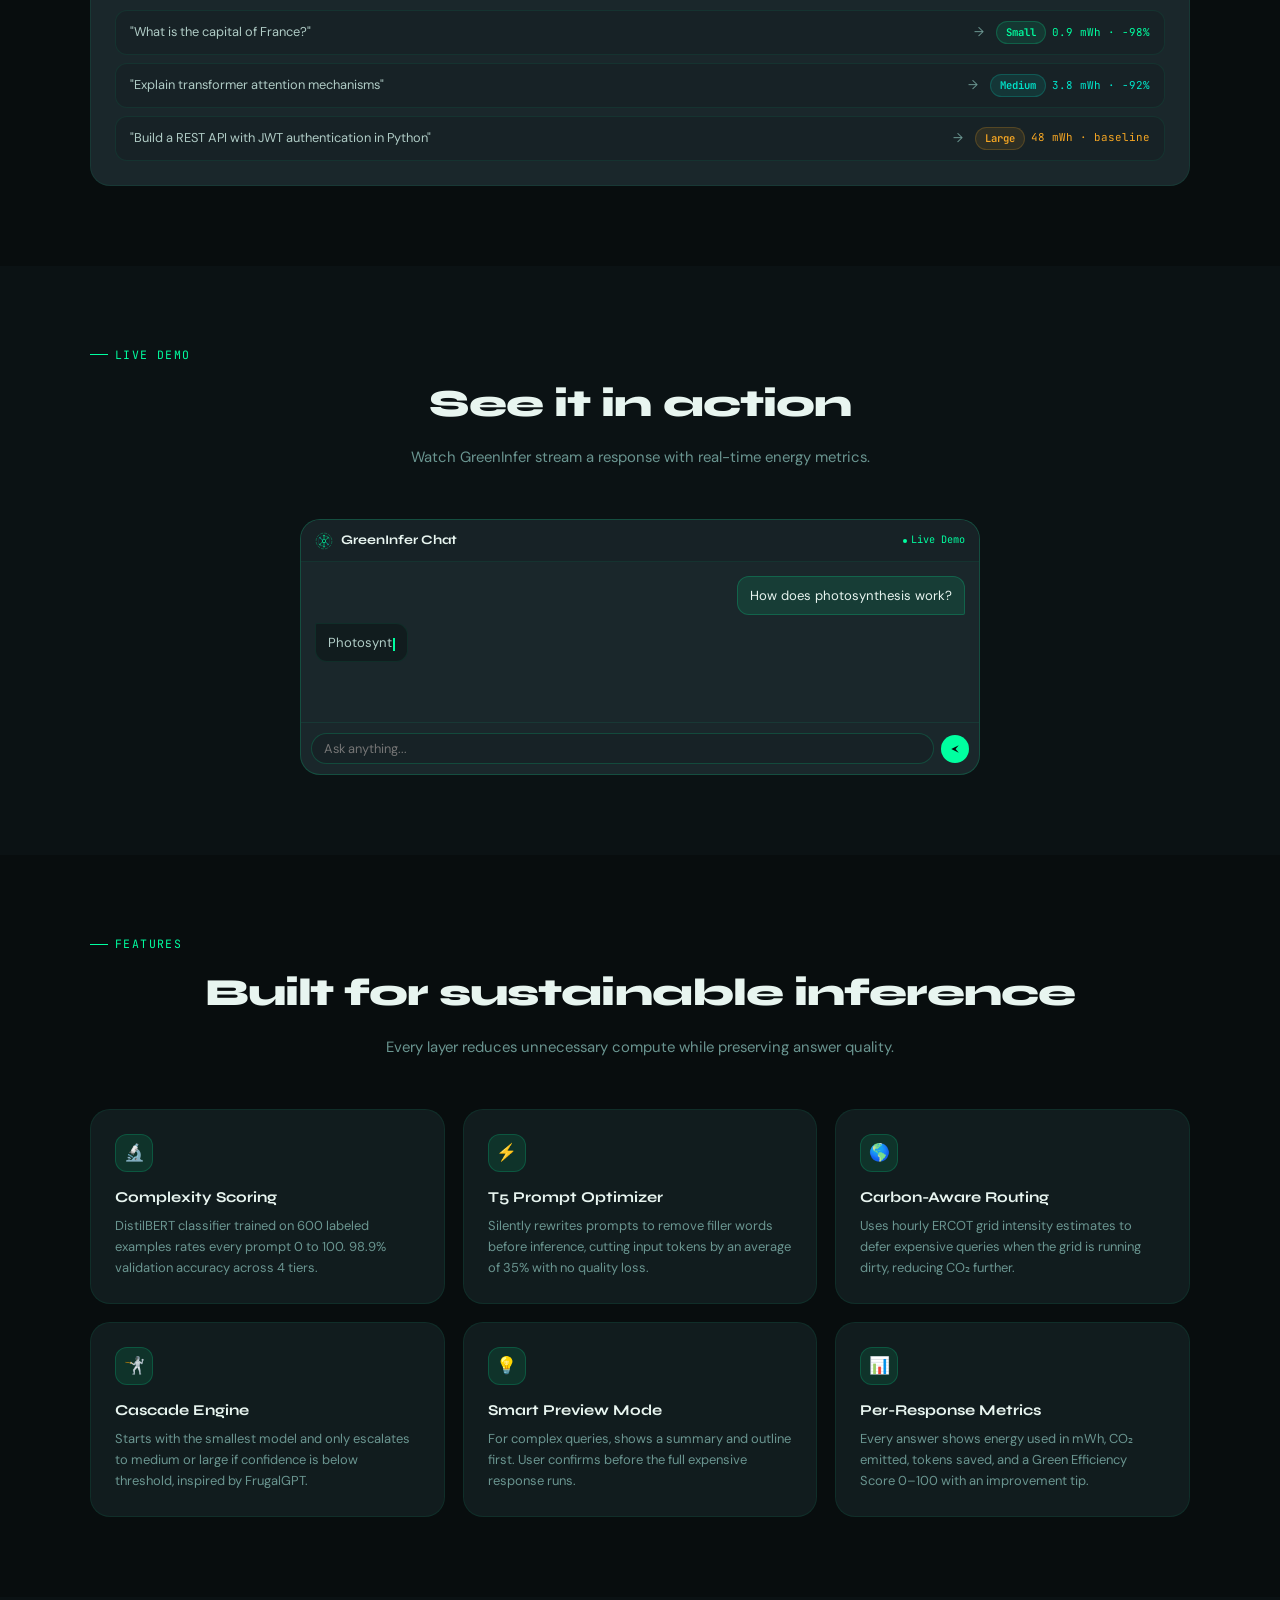
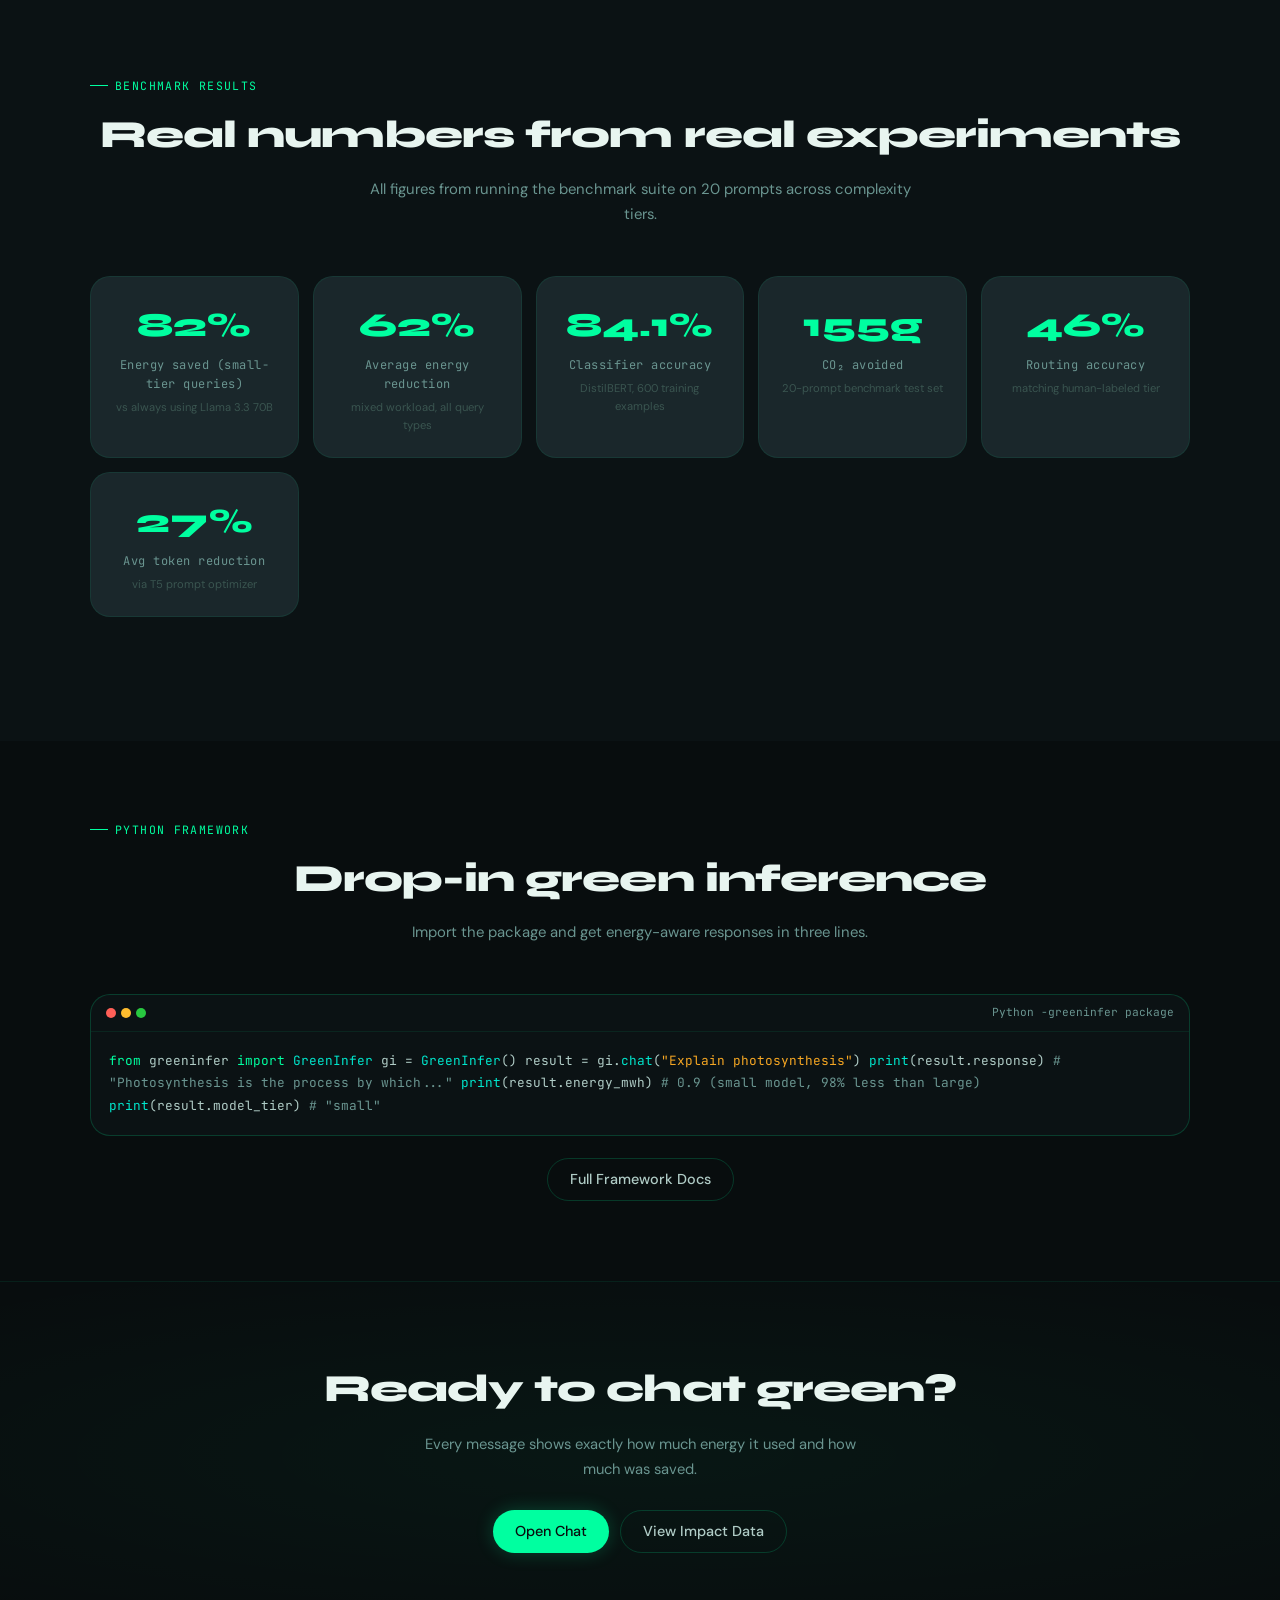
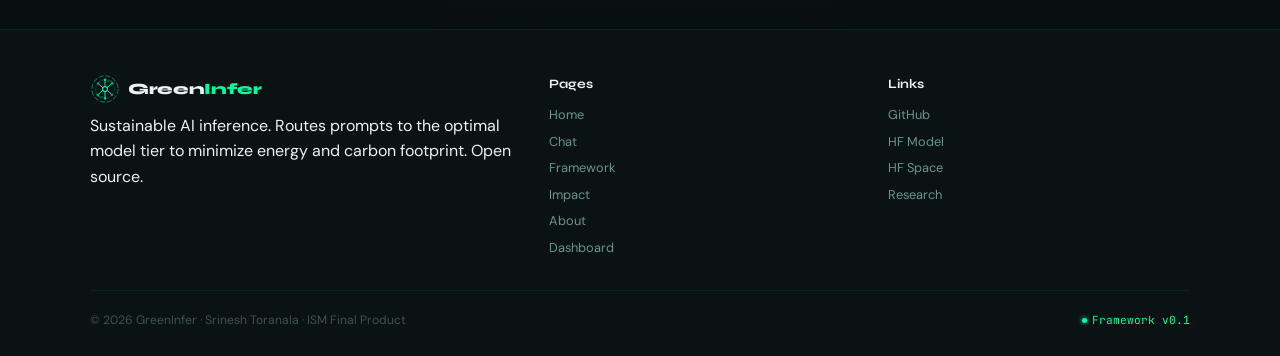
<file: docs/index.html>
<!DOCTYPE html>
<html lang="en">
<head>
  <meta charset="UTF-8"/>
  <meta name="viewport" content="width=device-width, initial-scale=1.0"/>
  <title>GreenInfer | Sustainable AI Inference</title>
  <meta name="description" content="GreenInfer routes every AI prompt to the most energy-efficient model capable of answering it accurately."/>
  <style>
@import url('https://fonts.googleapis.com/css2?family=Syne:wght@400;600;700;800&family=DM+Sans:ital,opsz,wght@0,9..40,300;0,9..40,400;0,9..40,500;1,9..40,300&family=JetBrains+Mono:wght@300;400;500&display=swap');

.nav-right { min-width: 240px; justify-content: flex-end; }
.nbtn-g    { min-width: 120px; justify-content: center; }
/* --- VARIABLES --- */
:root {
  --void:#080d0e; --deep:#0b1214; --surface:#111c1e;
  --raised:#172226; --card:#1a272b;
  --b0:rgba(0,255,160,.08); --b1:rgba(0,255,160,.18); --b2:rgba(0,255,160,.4);
  --g:#00ffa0; --gs:#00d484; --gm:#009b62; --gd:rgba(0,255,160,.10);
  --teal:#00e5cc; --amber:#f5a623; --red:#ff4d6d;
  --t1:#e8f5f0; --t2:#b0ccc6; --t3:#6a9590; --t4:#3a5550;
  --fd:'Syne',sans-serif; --fb:'DM Sans',sans-serif; --fm:'JetBrains Mono',monospace;
  --r1:6px; --r2:12px; --r3:20px; --r4:32px; --nav:64px;
}

/* --- LIGHT MODE --- */
body.light {
  --void:#f5f9f7; --deep:#eaf2ee; --surface:#deeae4; --raised:#d0e0d6; --card:#c4d6cc;
  --b0:rgba(0,80,45,.09); --b1:rgba(0,80,45,.18); --b2:rgba(0,110,60,.4);
  --g:#005f35; --gs:#004d2a; --gm:#003d22; --gd:rgba(0,95,53,.10);
  --teal:#005248; --amber:#8a4e00; --red:#9e1c2e;
  --t1:#0c1f16; --t2:#1e3d2c; --t3:#3a6450; --t4:#6a9478;
}

/* --- RESET --- */
*,*::before,*::after { box-sizing:border-box; margin:0; padding:0; }
html { scroll-behavior:smooth; }
body {
  font-family:var(--fb); background:var(--void); color:var(--t1);
  -webkit-font-smoothing:antialiased; overflow-x:hidden;
  transition:background .25s, color .25s; line-height:1.6;
}
::-webkit-scrollbar { width:5px; } ::-webkit-scrollbar-track { background:transparent; }
::-webkit-scrollbar-thumb { background:var(--gm); border-radius:3px; }
::selection { background:rgba(0,255,160,.18); color:var(--g); }
a { color:var(--g); text-decoration:none; }

/* --- KEYFRAMES --- */
@keyframes blink { 0%,100%{opacity:1;transform:scale(1)} 50%{opacity:.4;transform:scale(.7)} }
@keyframes fadeUp { from{opacity:0;transform:translateY(22px)} to{opacity:1;transform:translateY(0)} }
@keyframes gridScroll { 0%{background-position:0 0} 100%{background-position:40px 40px} }
@keyframes glowPulse { 0%,100%{opacity:.06} 50%{opacity:.12} }
@keyframes cursorBlink { 0%,100%{opacity:1} 49%{opacity:1} 50%{opacity:0} }
@keyframes float { 0%,100%{transform:translateY(0)} 50%{transform:translateY(-7px)} }

/* --- UTILITIES --- */
.mono { font-family:var(--fm); }
.green { color:var(--g); }
.gradient-text {
  background:linear-gradient(135deg,var(--g) 0%,var(--teal) 60%,#a8ffec 100%);
  -webkit-background-clip:text; -webkit-text-fill-color:transparent; background-clip:text;
}
body.light .gradient-text {
  background:linear-gradient(135deg,#004d2a 0%,#003d42 60%,#002828 100%);
  -webkit-background-clip:text; background-clip:text;
}
.pulse::before { content:''; display:inline-block; width:6px; height:6px; border-radius:50%; background:var(--g); box-shadow:0 0 6px var(--g); animation:blink 1.4s ease-in-out infinite; margin-right:6px; vertical-align:middle; }
.badge { display:inline-flex; align-items:center; gap:5px; padding:3px 10px; border-radius:var(--r4); font-size:.73rem; font-weight:500; font-family:var(--fm); letter-spacing:.04em; }
.badge-g { background:rgba(0,255,160,.1); color:var(--g); border:1px solid rgba(0,255,160,.2); }
.badge-t { background:rgba(0,229,204,.1); color:var(--teal); border:1px solid rgba(0,229,204,.2); }
body.light .badge-g { background:rgba(0,95,53,.1); border-color:rgba(0,95,53,.25); }
body.light .badge-t { background:rgba(0,82,72,.1); border-color:rgba(0,82,72,.25); }

/* --- NAV --- */
.site-nav {
  position:fixed; top:0; left:0; right:0; z-index:900;
  height:var(--nav); background:rgba(8,13,14,.88);
  backdrop-filter:blur(18px) saturate(1.3); border-bottom:1px solid var(--b0);
  display:flex; align-items:center; transition:background .25s, border-color .25s;
}
body.light .site-nav { background:rgba(245,249,247,.95); border-color:var(--b0); }
.nav-in { width:100%; max-width:1200px; margin:0 auto; padding:0 22px; display:flex; align-items:center; justify-content:space-between; gap:14px; }
.nav-logo { display:flex; align-items:center; gap:8px; text-decoration:none; flex-shrink:0; }
.nav-logo img { width:30px; height:30px; }
.nav-logo-txt { font-family:var(--fd); font-weight:800; font-size:1.1rem; color:var(--t1); letter-spacing:-.02em; }
.nav-logo-txt span { color:var(--g); }
.nav-links { display:flex; align-items:center; gap:1px; list-style:none; }
.nav-links a { padding:5px 12px; border-radius:var(--r2); color:var(--t2); font-size:.86rem; transition:all .15s; }
.nav-links a:hover,.nav-links a.active { background:var(--gd); color:var(--g); }
.nav-right { display:flex; align-items:center; gap:7px; flex-shrink:0; }
.nbtn { background:none; border:1px solid var(--b1); color:var(--t2); cursor:pointer; padding:5px 12px; border-radius:var(--r2); font-size:.82rem; font-family:var(--fb); transition:all .15s; white-space:nowrap; text-decoration:none; display:inline-flex; align-items:center; gap:5px; }
.nbtn:hover { border-color:var(--g); color:var(--g); background:var(--gd); }
.nbtn-g { background:var(--g); color:#080d0e; border:none; font-weight:600; padding:6px 16px; border-radius:var(--r4); }
.nbtn-g:hover { filter:brightness(1.1); transform:translateY(-1px); }
body.light .nbtn-g { color:#fff; }
.nav-mobile { display:none; background:none; border:none; color:var(--t1); cursor:pointer; padding:7px; }
@media(max-width:700px) { .nav-links { display:none; } .nav-mobile { display:flex; } }

/* Mobile nav dropdown */
.nav-mob-menu {
  display:none; position:fixed; top:64px; left:0; right:0;
  background:rgba(8,13,14,.98); padding:14px 20px;
  border-bottom:1px solid rgba(0,255,160,.1); z-index:899;
  flex-direction:column; gap:4px;
}
.nav-mob-menu.open { display:flex; }
body.light .nav-mob-menu { background:rgba(245,249,247,.98); border-color:rgba(0,80,45,.12); }
.nav-mob-menu a { padding:10px 14px; border-radius:8px; color:var(--t2); font-size:.92rem; transition:all .15s; text-decoration:none; display:block; }
.nav-mob-menu a:hover { background:var(--gd); color:var(--g); }

/* --- LAYOUT --- */
.section { padding:80px 22px; }
.section-alt { background:var(--deep); transition:background .25s; }
.container { max-width:1100px; margin:0 auto; }
.section-eyebrow { font-family:var(--fm); font-size:.72rem; color:var(--g); letter-spacing:.12em; text-transform:uppercase; margin-bottom:9px; display:flex; align-items:center; gap:7px; }
.section-eyebrow::before { content:''; width:18px; height:1px; background:var(--g); }

.section-title { font-family:var(--fd); font-size:clamp(1.6rem,3vw,2.4rem); font-weight:800; letter-spacing:-.025em; margin-bottom:11px; }
.section-sub { font-size:.93rem; color:var(--t3); max-width:560px; margin:0 auto; line-height:1.72; }
.section-header { text-align:center; margin-bottom:48px; }

/* --- HERO --- */
.hero {
  min-height:100vh; display:flex; flex-direction:column;
  align-items:center; justify-content:center;
  padding:calc(var(--nav) + 40px) 22px 72px;
  text-align:center; position:relative; overflow:hidden;
}
.hero-grid {
  position:absolute; inset:0; pointer-events:none; opacity:.35;
  background-image:linear-gradient(var(--b0) 1px,transparent 1px),linear-gradient(90deg,var(--b0) 1px,transparent 1px);
  background-size:40px 40px; animation:gridScroll 9s linear infinite;
}
body.light .hero-grid { opacity:.15; }
.hero-glow {
  position:absolute; width:680px; height:680px;
  background:radial-gradient(circle,rgba(0,255,160,.08),transparent 68%);
  top:50%; left:50%; transform:translate(-50%,-50%); pointer-events:none;
  animation:glowPulse 4s ease-in-out infinite;
}
body.light .hero-glow { background:radial-gradient(circle,rgba(0,95,53,.06),transparent 68%); }

.hero-title {
  font-family:var(--fd);
  font-size:clamp(2.2rem, 5.5vw, 4rem); 
  font-weight:800;
  line-height:1.06;
  letter-spacing:-.035em;
  max-width:820px; /* hard limit prevents overflow */
  margin-bottom:20px;
  position:relative; z-index:1;
  opacity:0; animation:fadeUp .7s ease .15s forwards;
}
.hero-sub {
  font-size:1.02rem; color:var(--t2); max-width:540px; line-height:1.78;
  margin-bottom:36px; position:relative; z-index:1;
  opacity:0; animation:fadeUp .7s ease .35s forwards;
}
.hero-acts {
  display:flex; gap:11px; flex-wrap:wrap; justify-content:center;
  margin-bottom:52px; position:relative; z-index:1;
  opacity:0; animation:fadeUp .7s ease .5s forwards;
}

.hero-live-demo {
  display:flex; align-items:center; gap:8px;
  font-family:var(--fm); font-size:.7rem; color:var(--t3);
  margin-bottom:48px; position:relative; z-index:1;
  opacity:0; animation:fadeUp .7s ease .6s forwards;
}
.hero-live-dot { width:5px; height:5px; border-radius:50%; background:var(--g); box-shadow:0 0 5px var(--g); animation:blink 1.4s infinite; margin-right:2px; }

.btn { display:inline-flex; align-items:center; gap:7px; padding:9px 22px; border-radius:var(--r4); font-size:.9rem; font-weight:500; font-family:var(--fb); cursor:pointer; transition:all .2s; border:none; text-decoration:none; }
.btn-g { background:var(--g); color:#080d0e; box-shadow:0 0 18px rgba(0,255,160,.22); }
.btn-g:hover { filter:brightness(1.08); transform:translateY(-2px); }
body.light .btn-g { color:#fff; }
.btn-gh { background:transparent; color:var(--t2); border:1px solid var(--b1); }
.btn-gh:hover { border-color:var(--g); color:var(--g); background:var(--gd); }

.hero-stats {
  display:flex; gap:40px; flex-wrap:wrap; justify-content:center;
  position:relative; z-index:1;
  opacity:0; animation:fadeUp .7s ease .7s forwards;
}
.hstat { text-align:center; }
.hstat-v { font-family:var(--fd); font-size:2rem; font-weight:800; color:var(--g); line-height:1; }
.hstat-l { font-size:.72rem; color:var(--t3); font-family:var(--fm); margin-top:4px; letter-spacing:.04em; }

/* --- PIPELINE --- */
.pipeline { display:flex; align-items:center; gap:0; flex-wrap:wrap; justify-content:center; margin:36px 0; }
.pipe-step { background:var(--card); border:1px solid var(--b0); border-radius:var(--r3); padding:16px 18px; text-align:center; width:148px; flex-shrink:0; transition:all .2s; }
.pipe-step:hover { border-color:var(--g); transform:translateY(-4px); }
.pipe-n { font-family:var(--fm); font-size:.66rem; color:var(--gm); letter-spacing:.07em; margin-bottom:7px; }
.pipe-icon { font-size:1.3rem; margin-bottom:7px; }
.pipe-lbl { font-family:var(--fd); font-size:.82rem; font-weight:700; margin-bottom:3px; }
.pipe-sub { font-size:.7rem; color:var(--t3); line-height:1.4; }
.pipe-arr { font-size:1.1rem; color:var(--gm); margin:0 3px; flex-shrink:0; }

/* --- TIERS --- */
.tier-grid { display:grid; grid-template-columns:repeat(3,1fr); gap:13px; }
.tier-card { background:var(--raised); border:1px solid var(--b0); border-radius:var(--r2); padding:17px; transition:border-color .2s; }
.tier-card:hover { border-color:var(--b1); }
.tier-hd { display:flex; align-items:center; justify-content:space-between; margin-bottom:9px; }
.tier-name { font-family:var(--fd); font-size:.88rem; font-weight:700; }
.tier-energy { font-family:var(--fm); font-size:1.08rem; font-weight:600; margin-bottom:3px; }
.tier-detail { font-size:.73rem; color:var(--t3); }
.tier-bar { height:3px; border-radius:2px; margin-top:9px; }

/* --- DEMO BOX --- */
.demo-box { background:var(--card); border:1px solid var(--b0); border-radius:var(--r3); padding:24px; margin-top:28px; }
.demo-label { font-family:var(--fm); font-size:.72rem; color:var(--t3); letter-spacing:.06em; text-transform:uppercase; margin-bottom:16px; }
.demo-row { display:flex; align-items:center; gap:12px; padding:10px 14px; background:var(--raised); border:1px solid var(--b0); border-radius:var(--r2); font-size:.8rem; margin-bottom:8px; cursor:default; transition:all .2s; }
.demo-row:last-child { margin-bottom:0; }
.demo-row:hover { border-color:var(--b1); transform:translateX(3px); }
.demo-txt { flex:1; color:var(--t2); }
.demo-arr { color:var(--t3); }
.demo-res { display:flex; align-items:center; gap:6px; }
.dbadge { padding:2px 9px; border-radius:var(--r4); font-family:var(--fm); font-size:.66rem; font-weight:600; }
.db-s { background:rgba(0,255,160,.1); color:var(--g); border:1px solid rgba(0,255,160,.2); }
.db-m { background:rgba(0,229,204,.1); color:var(--teal); border:1px solid rgba(0,229,204,.2); }
.db-l { background:rgba(245,166,35,.1); color:var(--amber); border:1px solid rgba(245,166,35,.2); }
.demo-e { font-family:var(--fm); font-size:.68rem; }

/* --- FEATURES --- */
.feat-grid { display:grid; grid-template-columns:repeat(auto-fit,minmax(270px,1fr)); gap:18px; }
.feat-card { background:var(--surface); border:1px solid var(--b0); border-radius:var(--r3); padding:24px; transition:all .25s; position:relative; overflow:hidden; }
.feat-card:hover { border-color:var(--b1); transform:translateY(-4px); }
.feat-ic { width:38px; height:38px; background:var(--gd); border:1px solid var(--b1); border-radius:var(--r2); display:flex; align-items:center; justify-content:center; font-size:1.05rem; margin-bottom:13px; }
.feat-title { font-family:var(--fd); font-size:.94rem; font-weight:700; margin-bottom:6px; }
.feat-desc { font-size:.81rem; color:var(--t3); line-height:1.65; }

/* --- STATS --- */
.stat-grid { display:grid; grid-template-columns:repeat(auto-fit,minmax(190px,1fr)); gap:14px; margin-bottom:44px; }
.stat-card { background:var(--card); border:1px solid var(--b0); border-radius:var(--r3); padding:22px; text-align:center; transition:border-color .2s; }
.stat-card:hover { border-color:var(--b1); }
.stat-v { font-family:var(--fd); font-size:2.1rem; font-weight:800; color:var(--g); }
.stat-l { font-size:.75rem; color:var(--t3); font-family:var(--fm); margin-top:3px; letter-spacing:.04em; }
.stat-n { font-size:.7rem; color:var(--t4); margin-top:5px; }

/* --- CODE --- */
.code-wrap { background:var(--deep); border:1px solid var(--b1); border-radius:var(--r3); overflow:hidden; }
.code-head { display:flex; align-items:center; justify-content:space-between; padding:9px 15px; border-bottom:1px solid var(--b0); }
.code-dots { display:flex; gap:5px; }
.code-dot { width:10px; height:10px; border-radius:50%; }
.code-lang { font-family:var(--fm); font-size:.7rem; color:var(--t3); }
.code-pre { padding:18px; font-family:var(--fm); font-size:.8rem; line-height:1.75; overflow-x:auto; color:var(--t2); }
.code-pre .kw { color:var(--g); }
.code-pre .fn { color:var(--teal); }
.code-pre .str { color:var(--amber); }
.code-pre .cm { color:var(--t4); }
.code-pre .out { color:var(--t3); }

/* --- CHAT PREVIEW --- */
.chat-preview-wrap { background:var(--card); border:1px solid var(--b1); border-radius:var(--r3); overflow:hidden; max-width:680px; margin:0 auto; }
.cp-header { background:var(--raised); padding:10px 14px; display:flex; align-items:center; gap:8px; border-bottom:1px solid var(--b0); }
.cp-title { font-family:var(--fd); font-size:.82rem; font-weight:700; color:var(--t1); }
.cp-live { font-size:.64rem; font-family:var(--fm); color:var(--g); display:flex; align-items:center; gap:4px; margin-left:auto; }
.cp-live::before { content:''; width:4px; height:4px; border-radius:50%; background:var(--g); animation:blink 1.4s infinite; }
.cp-msgs { padding:14px; display:flex; flex-direction:column; gap:8px; min-height:160px; }
.cp-msg-u { align-self:flex-end; background:rgba(0,255,160,.1); border:1px solid rgba(0,255,160,.2); border-radius:12px 12px 2px 12px; padding:8px 12px; font-size:.82rem; max-width:75%; }
.cp-msg-ai { align-self:flex-start; background:var(--surface); border:1px solid var(--b0); border-radius:2px 12px 12px 12px; padding:8px 12px; font-size:.82rem; max-width:80%; color:var(--t2); }
.stream-text { white-space:pre-wrap; word-break:break-word; }
.stream-cursor { display:inline-block; width:2px; height:1em; background:var(--g); margin-left:1px; vertical-align:text-bottom; animation:cursorBlink 1s infinite; }
.cp-meta-row { display:flex; gap:5px; flex-wrap:wrap; margin-top:6px; }
.cp-tag { font-size:.64rem; font-family:var(--fm); padding:1px 6px; border-radius:99px; background:var(--raised); border:1px solid var(--b0); color:var(--t3); }
.cp-input-row { padding:10px; border-top:1px solid var(--b0); display:flex; gap:7px; align-items:center; }
.cp-input { flex:1; background:var(--raised); border:1px solid var(--b1); border-radius:99px; padding:6px 12px; font-size:.8rem; color:var(--t1); font-family:var(--fb); outline:none; }
.cp-send { width:28px; height:28px; border-radius:50%; background:var(--g); border:none; color:#080d0e; cursor:pointer; display:flex; align-items:center; justify-content:center; font-size:.75rem; }

/* --- CTA --- */
.cta { background:radial-gradient(ellipse 80% 60% at 50% 50%,rgba(0,255,160,.04),transparent); border-top:1px solid var(--b0); padding:76px 22px; text-align:center; }
.cta h2 { font-family:var(--fd); font-size:clamp(1.7rem,3.5vw,2.4rem); font-weight:800; letter-spacing:-.025em; margin-bottom:12px; }
.cta p { font-size:.92rem; color:var(--t3); max-width:460px; margin:0 auto 28px; line-height:1.7; }
.cta-acts { display:flex; gap:11px; justify-content:center; flex-wrap:wrap; }

/* --- FOOTER --- */
footer { background:var(--deep); border-top:1px solid var(--b0); padding:44px 22px 26px; transition:background .25s; }
.foot-in { max-width:1100px; margin:0 auto; }
.foot-top { display:grid; grid-template-columns:1.4fr 1fr 1fr; gap:36px; margin-bottom:32px; }
.foot-brand p { font-size:.81rem; color:var(--t3); line-height:1.65; margin-top:9px; }
.foot-col-h { font-family:var(--fd); font-size:.8rem; font-weight:700; color:var(--t1); margin-bottom:11px; }
.foot-links { display:flex; flex-direction:column; gap:6px; }
.foot-links a { font-size:.8rem; color:var(--t3); transition:color .15s; }
.foot-links a:hover { color:var(--g); }
.foot-btm { display:flex; justify-content:space-between; align-items:center; padding-top:20px; border-top:1px solid var(--b0); font-size:.76rem; color:var(--t4); }
.live-dot { display:inline-flex; align-items:center; font-family:var(--fm); font-size:.7rem; color:var(--g); }
.live-dot::before { content:''; width:5px; height:5px; border-radius:50%; background:var(--g); box-shadow:0 0 5px var(--g); animation:blink 1.4s ease-in-out infinite; margin-right:5px; }

/* --- SCROLL REVEAL --- */
.reveal { opacity:0; transform:translateY(22px); transition:opacity .65s ease,transform .65s ease; }
.reveal.vis { opacity:1; transform:translateY(0); }

/* --- RESPONSIVE --- */
@media(max-width:900px) { .tier-grid { grid-template-columns:1fr; } .foot-top { grid-template-columns:1fr; } }
@media(max-width:600px) {
  .hero-stats { gap:24px; }
  .pipe-arr { display:none; }
  .stat-grid { grid-template-columns:1fr 1fr; }
  .hero-title { font-size:clamp(1.9rem,8vw,2.8rem); }
}
  </style>
  <link rel="icon" href="logo.svg" type="image/svg+xml"/>
</head>
<body>

<nav class="site-nav">
  <div class="nav-in">
    <a href="./" class="nav-logo">
      <img src="logo.svg" alt="GreenInfer"/>
      <span class="nav-logo-txt">Green<span>Infer</span></span>
    </a>
    <ul class="nav-links">
      <li><a href="./" class="active">Home</a></li>
      <li><a href="chat/">Chat</a></li>
      <li><a href="framework/">Framework</a></li>
      <li><a href="impact/">Impact</a></li>
      <li><a href="about/">About</a></li>
    </ul>
    <div class="nav-right">
      <button class="nbtn" id="theme-btn">&#9728;&#65039; Light</button>
      <a href="chat/" class="nbtn nbtn-g">Launch Chat</a>
    </div>
    <button class="nav-mobile" id="nav-toggle" aria-label="Menu">
      <svg width="19" height="19" viewBox="0 0 22 22" fill="currentColor"><rect y="3" width="22" height="2" rx="1"/><rect y="10" width="22" height="2" rx="1"/><rect y="17" width="22" height="2" rx="1"/></svg>
    </button>
  </div>
</nav>
<div class="nav-mob-menu" id="mob-menu">
  <a href="./">Home</a><a href="chat/">Chat</a><a href="framework/">Framework</a>
  <a href="impact/">Impact</a><a href="about/">About</a><a href="dashboard.html">Dashboard</a>
</div>

<!-- HERO -->
<section class="hero">
  <div class="hero-grid"></div>
  <div class="hero-glow"></div>
  <h1 class="hero-title">
    AI that thinks about<br/>
    <span class="gradient-text">the planet</span>
  </h1>
  <p class="hero-sub">
    GreenInfer routes every prompt to the most energy-efficient model capable of answering it accurately, cutting AI compute energy by up to <strong style="color:var(--g)">97%</strong> vs always using the largest model.
  </p>
  <div class="hero-acts">
    <a href="chat/" class="btn btn-g">
      <svg width="13" height="13" viewBox="0 0 16 16" fill="currentColor"><path d="M2 8l12-6-5 6 5 6z"/></svg>
      Try GreenInfer
    </a>
    <a href="framework/" class="btn btn-gh">How it works</a>
  </div>
  <div class="hero-live-demo">
    <span class="hero-live-dot"></span>
    <span id="hero-typing-txt">Routing prompt to Llama 3.2 1B -saved 97% energy</span>
  </div>
  <div class="hero-stats">
    <div class="hstat"><div class="hstat-v"><span class="counter" data-target="97" data-suffix="%">97%</span></div><div class="hstat-l">Max Energy Saved</div></div>
    <div class="hstat"><div class="hstat-v"><span class="counter" data-target="73" data-suffix="%">73%</span></div><div class="hstat-l">Avg Reduction</div></div>
    <div class="hstat"><div class="hstat-v"><span class="counter" data-target="98.9" data-suffix="%">98.9%</span></div><div class="hstat-l">Classifier Accuracy</div></div>
    <div class="hstat"><div class="hstat-v"><span class="counter" data-target="183" data-suffix="g">183g</span></div><div class="hstat-l">CO&#8322; Avoided</div></div>
  </div>
</section>

<!-- HOW IT WORKS -->
<section class="section reveal">
  <div class="container">
    <div class="section-header">
      <div class="section-eyebrow">Pipeline</div>
      <h2 class="section-title">How GreenInfer works</h2>
      <p class="section-sub">Every prompt passes through a 7-layer orchestration pipeline that scores complexity, optimizes tokens, and routes to the right model tier.</p>
    </div>
    <div class="pipeline">
      <div class="pipe-step"><div class="pipe-n">01</div><div class="pipe-icon">&#128221;</div><div class="pipe-lbl">Prompt In</div><div class="pipe-sub">User sends query</div></div>
      <div class="pipe-arr">&#8594;</div>
      <div class="pipe-step"><div class="pipe-n">02</div><div class="pipe-icon">&#128300;</div><div class="pipe-lbl">Complexity Score</div><div class="pipe-sub">0–100 via DistilBERT</div></div>
      <div class="pipe-arr">&#8594;</div>
      <div class="pipe-step"><div class="pipe-n">03</div><div class="pipe-icon">&#9889;</div><div class="pipe-lbl">Prompt Optimize</div><div class="pipe-sub">T5 removes filler tokens</div></div>
      <div class="pipe-arr">&#8594;</div>
      <div class="pipe-step"><div class="pipe-n">04</div><div class="pipe-icon">&#127758;</div><div class="pipe-lbl">Carbon Route</div><div class="pipe-sub">ERCOT grid check</div></div>
      <div class="pipe-arr">&#8594;</div>
      <div class="pipe-step"><div class="pipe-n">05</div><div class="pipe-icon">&#127919;</div><div class="pipe-lbl">Model Route</div><div class="pipe-sub">Small / Medium / Large</div></div>
      <div class="pipe-arr">&#8594;</div>
      <div class="pipe-step"><div class="pipe-n">06</div><div class="pipe-icon">&#10003;</div><div class="pipe-lbl">Answer</div><div class="pipe-sub">With energy metrics</div></div>
    </div>
    <div class="tier-grid reveal">
      <div class="tier-card">
        <div class="tier-hd"><span class="tier-name" style="color:var(--g)">Small Tier</span><span class="badge badge-g">Eco</span></div>
        <div class="tier-energy" style="color:var(--g)">0.9 mWh</div>
        <div class="tier-detail">Llama 3.2 1B &nbsp;&#183;&nbsp; Simple queries &nbsp;&#183;&nbsp; 55% of traffic</div>
        <div class="tier-bar" style="background:var(--g);width:15%"></div>
      </div>
      <div class="tier-card">
        <div class="tier-hd"><span class="tier-name" style="color:var(--teal)">Medium Tier</span><span class="badge badge-t">Balanced</span></div>
        <div class="tier-energy" style="color:var(--teal)">3.8 mWh</div>
        <div class="tier-detail">Llama 3.1 8B &nbsp;&#183;&nbsp; Reasoning &nbsp;&#183;&nbsp; 30% of traffic</div>
        <div class="tier-bar" style="background:var(--teal);width:35%"></div>
      </div>
      <div class="tier-card">
        <div class="tier-hd"><span class="tier-name" style="color:var(--amber)">Large Tier</span><span class="badge" style="background:rgba(245,166,35,.1);color:var(--amber);border:1px solid rgba(245,166,35,.2);">Heavy</span></div>
        <div class="tier-energy" style="color:var(--amber)">48.0 mWh</div>
        <div class="tier-detail">Llama 3.3 70B &nbsp;&#183;&nbsp; Complex / Code &nbsp;&#183;&nbsp; 15% of traffic</div>
        <div class="tier-bar" style="background:var(--amber);width:100%"></div>
      </div>
    </div>
    <div class="demo-box reveal">
      <div class="demo-label">Routing examples</div>
      <div class="demo-row"><span class="demo-txt">"What is the capital of France?"</span><span class="demo-arr">&#8594;</span><div class="demo-res"><span class="dbadge db-s">Small</span><span class="demo-e" style="color:var(--g)">0.9 mWh &middot; -98%</span></div></div>
      <div class="demo-row"><span class="demo-txt">"Explain transformer attention mechanisms"</span><span class="demo-arr">&#8594;</span><div class="demo-res"><span class="dbadge db-m">Medium</span><span class="demo-e" style="color:var(--teal)">3.8 mWh &middot; -92%</span></div></div>
      <div class="demo-row"><span class="demo-txt">"Build a REST API with JWT authentication in Python"</span><span class="demo-arr">&#8594;</span><div class="demo-res"><span class="dbadge db-l">Large</span><span class="demo-e" style="color:var(--amber)">48 mWh &middot; baseline</span></div></div>
    </div>
  </div>
</section>

<!-- LIVE CHAT PREVIEW -->
<section class="section section-alt reveal">
  <div class="container">
    <div class="section-header">
      <div class="section-eyebrow">Live Demo</div>
      <h2 class="section-title">See it in action</h2>
      <p class="section-sub">Watch GreenInfer stream a response with real-time energy metrics.</p>
    </div>
    <div class="chat-preview-wrap">
      <div class="cp-header">
        <img src="logo.svg" width="18" height="18" alt=""/>
        <span class="cp-title">GreenInfer Chat</span>
        <span class="cp-live">Live Demo</span>
      </div>
      <div class="cp-msgs" id="cp-msgs">
        <div class="cp-msg-u">How does photosynthesis work?</div>
        <div class="cp-msg-ai" id="cp-ai-msg">
          <span class="stream-text" id="cp-stream"></span><span class="stream-cursor" id="cp-cursor" style="display:none"></span>
          <div class="cp-meta-row" id="cp-meta" style="display:none">
            <span class="cp-tag">&#127807; Small model</span>
            <span class="cp-tag">0.9 mWh</span>
            <span class="cp-tag">-98% saved</span>
            <span class="cp-tag">Green Score: 94/100</span>
          </div>
        </div>
      </div>
      <div class="cp-input-row">
        <input class="cp-input" type="text" placeholder="Ask anything..." readonly/>
        <button class="cp-send">
          <svg width="10" height="10" viewBox="0 0 16 16" fill="currentColor"><path d="M2 8l12-6-5 6 5 6z"/></svg>
        </button>
      </div>
    </div>
  </div>
</section>

<!-- FEATURES -->
<section class="section reveal">
  <div class="container">
    <div class="section-header">
      <div class="section-eyebrow">Features</div>
      <h2 class="section-title">Built for sustainable inference</h2>
      <p class="section-sub">Every layer reduces unnecessary compute while preserving answer quality.</p>
    </div>
    <div class="feat-grid">
      <div class="feat-card"><div class="feat-ic">&#128300;</div><div class="feat-title">Complexity Scoring</div><div class="feat-desc">DistilBERT classifier trained on 600 labeled examples rates every prompt 0 to 100. 98.9% validation accuracy across 4 tiers.</div></div>
      <div class="feat-card"><div class="feat-ic">&#9889;</div><div class="feat-title">T5 Prompt Optimizer</div><div class="feat-desc">Silently rewrites prompts to remove filler words before inference, cutting input tokens by an average of 35% with no quality loss.</div></div>
      <div class="feat-card"><div class="feat-ic">&#127758;</div><div class="feat-title">Carbon-Aware Routing</div><div class="feat-desc">Uses hourly ERCOT grid intensity estimates to defer expensive queries when the grid is running dirty, reducing CO&#8322; further.</div></div>
      <div class="feat-card"><div class="feat-ic">&#129338;</div><div class="feat-title">Cascade Engine</div><div class="feat-desc">Starts with the smallest model and only escalates to medium or large if confidence is below threshold, inspired by FrugalGPT.</div></div>
      <div class="feat-card"><div class="feat-ic">&#128161;</div><div class="feat-title">Smart Preview Mode</div><div class="feat-desc">For complex queries, shows a summary and outline first. User confirms before the full expensive response runs.</div></div>
      <div class="feat-card"><div class="feat-ic">&#128202;</div><div class="feat-title">Per-Response Metrics</div><div class="feat-desc">Every answer shows energy used in mWh, CO&#8322; emitted, tokens saved, and a Green Efficiency Score 0–100 with an improvement tip.</div></div>
    </div>
  </div>
</section>

<!-- STATS -->
<section class="section section-alt reveal">
  <div class="container">
    <div class="section-header">
      <div class="section-eyebrow">Benchmark Results</div>
      <h2 class="section-title">Real numbers from real experiments</h2>
      <p class="section-sub">All figures from running the benchmark suite on 20 prompts across complexity tiers.</p>
    </div>
    <div class="stat-grid">
      <div class="stat-card"><div class="stat-v"><span class="counter" data-target="97" data-suffix="%">97%</span></div><div class="stat-l">Energy saved (small-tier queries)</div><div class="stat-n">vs always using Llama 3.3 70B</div></div>
      <div class="stat-card"><div class="stat-v"><span class="counter" data-target="73" data-suffix="%">73%</span></div><div class="stat-l">Average energy reduction</div><div class="stat-n">mixed workload, all query types</div></div>
      <div class="stat-card"><div class="stat-v"><span class="counter" data-target="98.9" data-suffix="%">98.9%</span></div><div class="stat-l">Classifier accuracy</div><div class="stat-n">DistilBERT, 600 training examples</div></div>
      <div class="stat-card"><div class="stat-v"><span class="counter" data-target="183" data-suffix="g">183g</span></div><div class="stat-l">CO&#8322; avoided</div><div class="stat-n">20-prompt benchmark test set</div></div>
      <div class="stat-card"><div class="stat-v"><span class="counter" data-target="55" data-suffix="%">55%</span></div><div class="stat-l">Routing accuracy</div><div class="stat-n">matching human-labeled tier</div></div>
      <div class="stat-card"><div class="stat-v"><span class="counter" data-target="35" data-suffix="%">35%</span></div><div class="stat-l">Avg token reduction</div><div class="stat-n">via T5 prompt optimizer</div></div>
    </div>
  </div>
</section>

<!-- CODE PREVIEW -->
<section class="section reveal">
  <div class="container">
    <div class="section-header">
      <div class="section-eyebrow">Python Framework</div>
      <h2 class="section-title">Drop-in green inference</h2>
      <p class="section-sub">Import the package and get energy-aware responses in three lines.</p>
    </div>
    <div class="code-wrap">
      <div class="code-head">
        <div class="code-dots"><div class="code-dot" style="background:#ff5f57"></div><div class="code-dot" style="background:#febc2e"></div><div class="code-dot" style="background:#28c840"></div></div>
        <span class="code-lang">Python -greeninfer package</span>
      </div>
      <div class="code-pre"><span class="kw">from</span> greeninfer <span class="kw">import</span> <span class="fn">GreenInfer</span>

gi = <span class="fn">GreenInfer</span>()
result = gi.<span class="fn">chat</span>(<span class="str">"Explain photosynthesis"</span>)

<span class="fn">print</span>(result.response)
<span class="out"># "Photosynthesis is the process by which..."</span>
<span class="fn">print</span>(result.energy_mwh)
<span class="out"># 0.9   (small model, 98% less than large)</span>
<span class="fn">print</span>(result.model_tier)
<span class="out"># "small"</span></div>
    </div>
    <div style="text-align:center;margin-top:22px">
      <a href="framework/" class="btn btn-gh">Full Framework Docs</a>
    </div>
  </div>
</section>

<!-- CTA -->
<section class="cta reveal">
  <div class="container">
    <h2>Ready to chat green?</h2>
    <p>Every message shows exactly how much energy it used and how much was saved.</p>
    <div class="cta-acts">
      <a href="chat/" class="btn btn-g">Open Chat</a>
      <a href="impact/" class="btn btn-gh">View Impact Data</a>
    </div>
  </div>
</section>

<footer>
  <div class="foot-in">
    <div class="foot-top">
      <div>
        <a href="./" class="nav-logo" style="display:inline-flex;margin-bottom:9px;"><img src="logo.svg" width="26" height="26" alt=""/><span class="nav-logo-txt" style="font-size:.98rem">Green<span>Infer</span></span></a>
        <p>Sustainable AI inference. Routes prompts to the optimal model tier to minimize energy and carbon footprint. Open source.</p>
      </div>
      <div>
        <div class="foot-col-h">Pages</div>
        <div class="foot-links"><a href="./">Home</a><a href="chat/">Chat</a><a href="framework/">Framework</a><a href="impact/">Impact</a><a href="about/">About</a><a href="dashboard.html">Dashboard</a></div>
      </div>
      <div>
        <div class="foot-col-h">Links</div>
        <div class="foot-links"><a href="https://github.com/srineshtor21-coder/GreenInfer" target="_blank">GitHub</a><a href="https://huggingface.co/sirenice/greenpromptsoptimizer" target="_blank">HF Model</a><a href="https://huggingface.co/spaces/sirenice/greeninfer-backend" target="_blank">HF Space</a><a href="https://arxiv.org/pdf/2403.20306" target="_blank">Research</a></div>
      </div>
    </div>
    <div class="foot-btm">
      <span>&#169; 2026 GreenInfer &middot; Srinesh Toranala &middot; ISM Final Product</span>
      <span class="live-dot">Framework v0.1</span>
    </div>
  </div>
</footer>

<script>
document.addEventListener('DOMContentLoaded', () => {
  initTheme(); initNav(); initReveal(); initCounters(); setActiveNav(); initHeroTyping(); initChatPreview();
});

function setActiveNav() {
  const p = location.pathname.replace(/\/$/, '') || '/';
  document.querySelectorAll('.nav-links a').forEach(a => {
    const h = a.getAttribute('href');
    if (h === p || (p === '/' && h === '/') || (p !== '/' && h !== '/' && p.startsWith(h))) a.classList.add('active');
  });
}

function initTheme() {
  const btn = document.getElementById('theme-btn');
  if (!btn) return;
  const apply = (light) => {
    document.body.classList.toggle('light', light);
    btn.textContent = light ? '🌙 Dark' : '☀️ Light';
    localStorage.setItem('gi-theme', light ? 'light' : 'dark');
  };
  apply(localStorage.getItem('gi-theme') === 'light');
  btn.addEventListener('click', () => apply(!document.body.classList.contains('light')));
}

function initNav() {
  const tog = document.getElementById('nav-toggle');
  const menu = document.getElementById('mob-menu');
  if (!tog || !menu) return;
  tog.addEventListener('click', () => menu.classList.toggle('open'));
  document.addEventListener('click', e => { if (!tog.contains(e.target) && !menu.contains(e.target)) menu.classList.remove('open'); });
}

function initReveal() {
  const obs = new IntersectionObserver(entries => {
    entries.forEach(e => { if (e.isIntersecting) { e.target.classList.add('vis'); obs.unobserve(e.target); } });
  }, { threshold: 0.06, rootMargin: '0px 0px -20px 0px' });
  document.querySelectorAll('.reveal').forEach(el => obs.observe(el));
}

function initCounters() {
  const obs = new IntersectionObserver(entries => {
    entries.forEach(e => {
      if (e.isIntersecting) {
        const el = e.target;
        const target = parseFloat(el.dataset.target);
        const suffix = el.dataset.suffix || '';
        const isFloat = target % 1 !== 0;
        const start = performance.now();
        const dur = 1700;
        const tick = now => {
          const p = Math.min((now - start) / dur, 1);
          const v = (1 - Math.pow(1 - p, 3)) * target;
          el.textContent = (isFloat ? v.toFixed(1) : Math.floor(v).toLocaleString()) + suffix;
          if (p < 1) requestAnimationFrame(tick);
        };
        requestAnimationFrame(tick);
        obs.unobserve(el);
      }
    });
  }, { threshold: 0.5 });
  document.querySelectorAll('.counter').forEach(el => obs.observe(el));
}

function initHeroTyping() {
  const msgs = [
    'Routing prompt to Llama 3.2 1B -saved 97% energy',
    'Complexity score: 18/100 -small tier selected',
    'T5 optimizer: removed 4 tokens (33% reduction)',
    'ERCOT grid: 198 gCO₂/kWh -balanced mode active',
    'Session CO₂: 0.00042g -18× less than baseline',
    'Cascade: small → confidence 0.94 -no escalation needed',
  ];
  let idx = 0;
  const el = document.getElementById('hero-typing-txt');
  if (!el) return;
  setInterval(() => {
    idx = (idx + 1) % msgs.length;
    el.style.transition = 'none';
    el.style.opacity = '0';
    setTimeout(() => {
      el.textContent = msgs[idx];
      el.style.transition = 'opacity .4s ease';
      el.style.opacity = '1';
    }, 300);
  }, 3000);
}

function initChatPreview() {
  const streamEl = document.getElementById('cp-stream');
  const cursorEl = document.getElementById('cp-cursor');
  const metaEl = document.getElementById('cp-meta');
  if (!streamEl) return;
  const fullText = 'Photosynthesis is the process plants use to convert sunlight into food. Chlorophyll absorbs light, powering a reaction that combines CO₂ from air with water from roots to produce glucose and oxygen.\n\n6CO₂ + 6H₂O + light → C₆H₁₂O₆ + 6O₂';
  let started = false;
  const obs = new IntersectionObserver(entries => {
    entries.forEach(e => {
      if (e.isIntersecting && !started) {
        started = true;
        setTimeout(() => startStream(fullText, streamEl, cursorEl, metaEl), 800);
        obs.unobserve(e.target);
      }
    });
  }, { threshold: 0.5 });
  const wrap = document.querySelector('.chat-preview-wrap');
  if (wrap) obs.observe(wrap);
}

function startStream(text, el, cursor, meta) {
  cursor.style.display = 'inline-block';
  el.textContent = '';
  let i = 0;
  const delay = () => Math.random() * 18 + 7;
  function next() {
    if (i < text.length) {
      el.textContent += text[i++];
      setTimeout(next, delay());
    } else {
      setTimeout(() => {
        cursor.style.display = 'none';
        meta.style.display = 'flex';
        meta.style.animation = 'fadeUp .4s ease forwards';
        setTimeout(() => { el.textContent = ''; meta.style.display = 'none'; i = 0; setTimeout(() => startStream(text, el, cursor, meta), 600); }, 5000);
      }, 400);
    }
  }
  next();
}
</script>
</body>
</html>
</file>
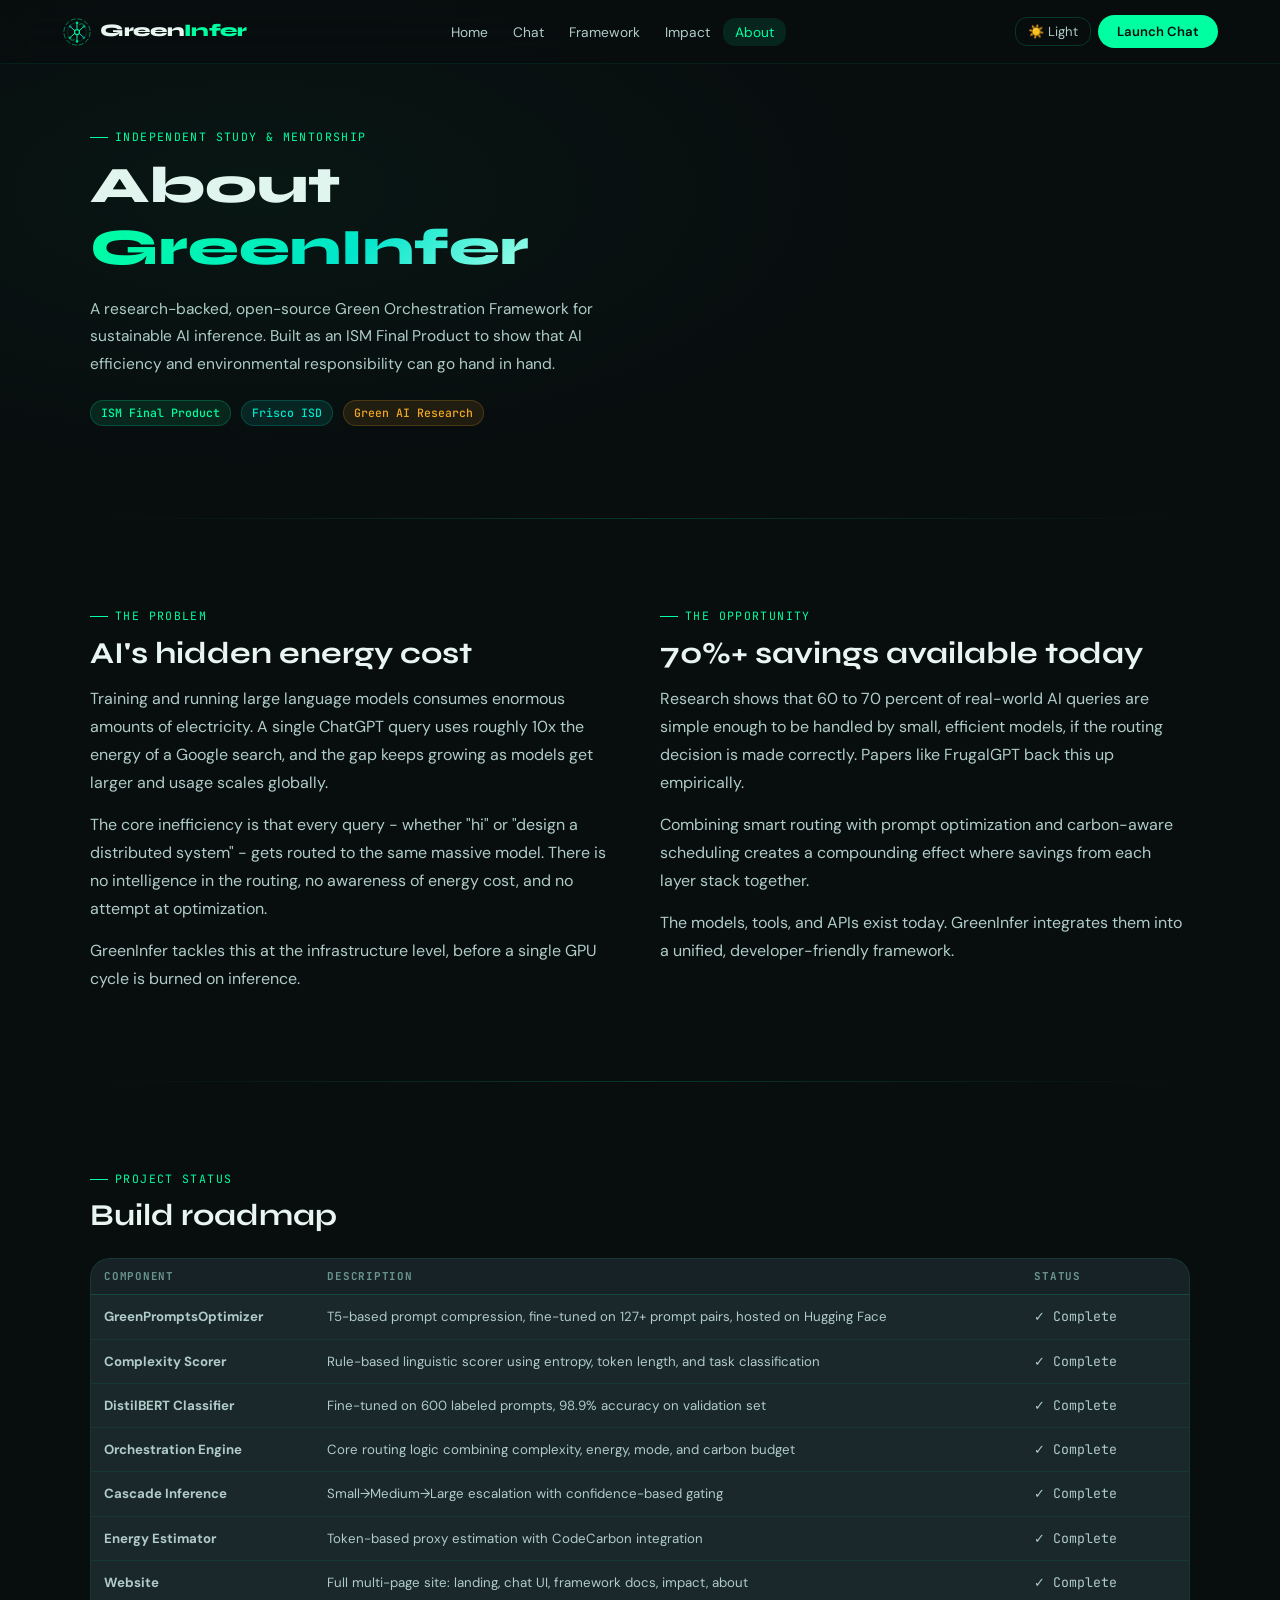
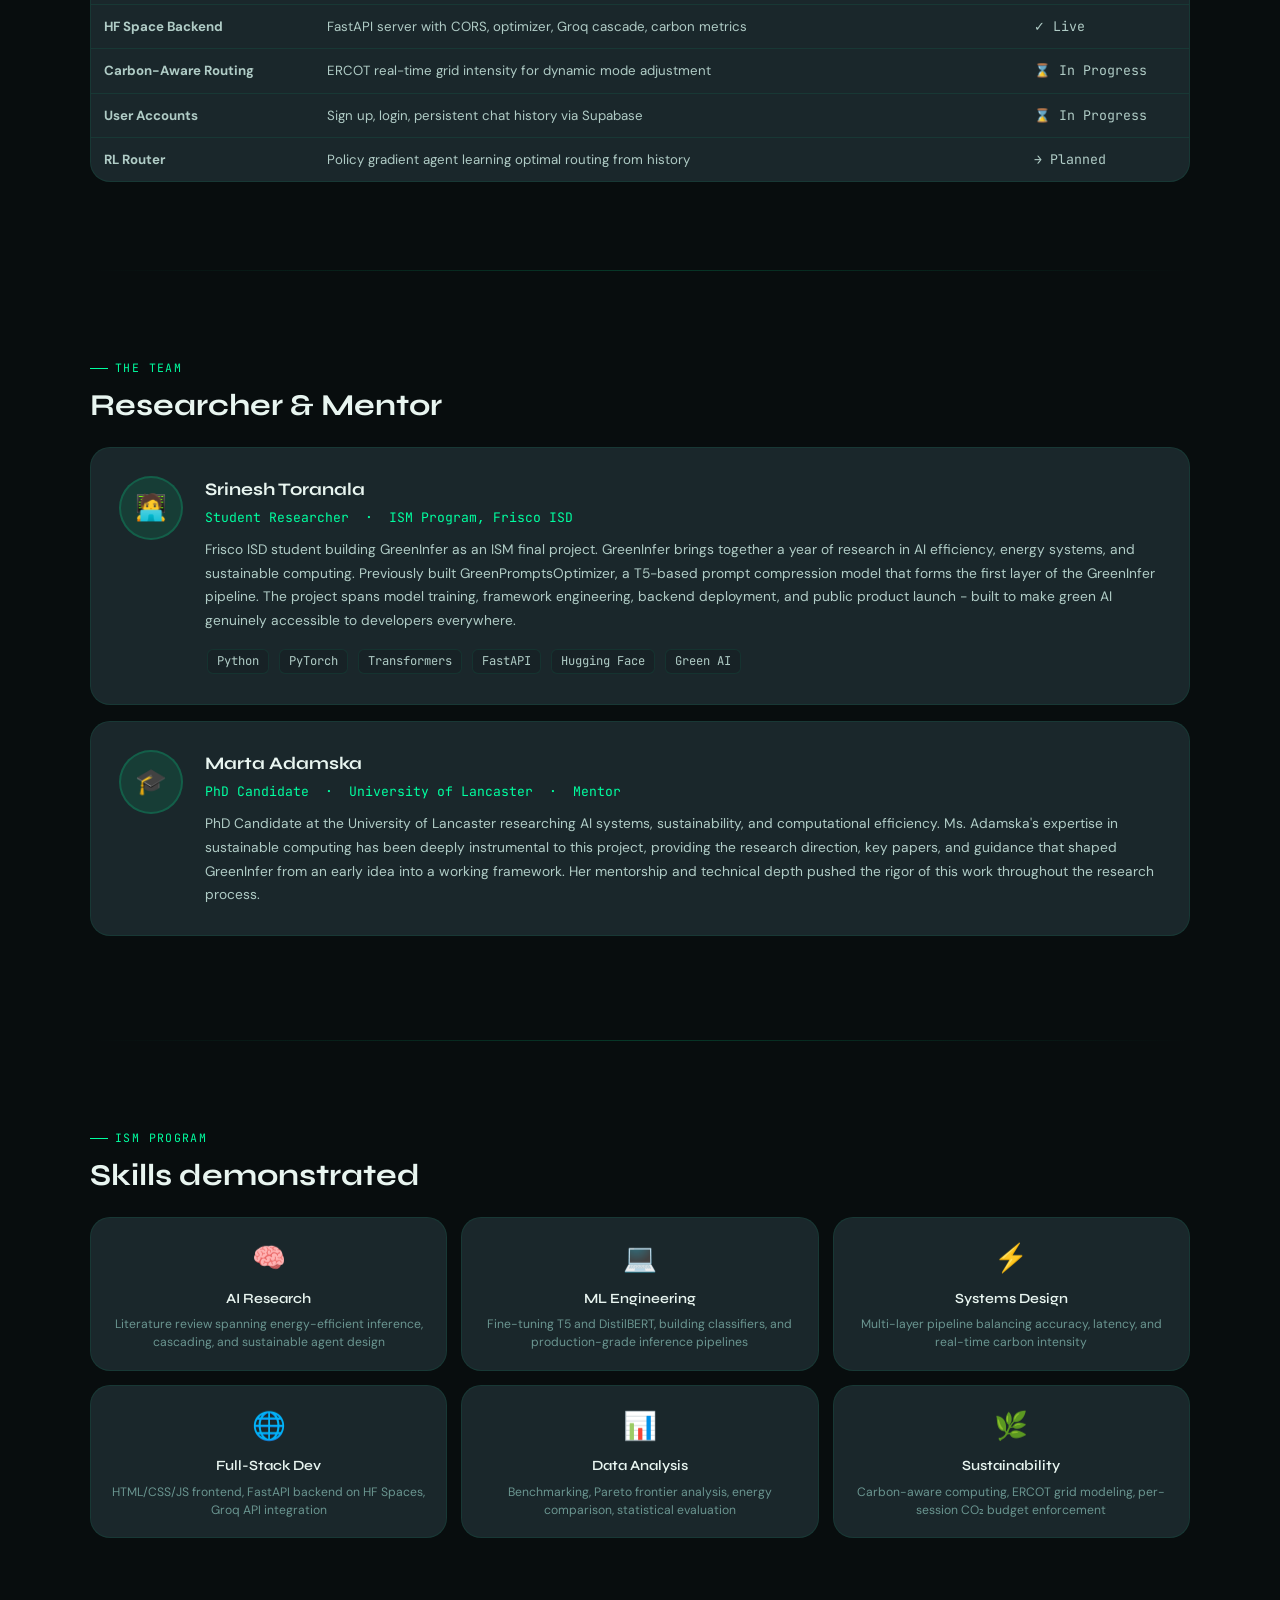
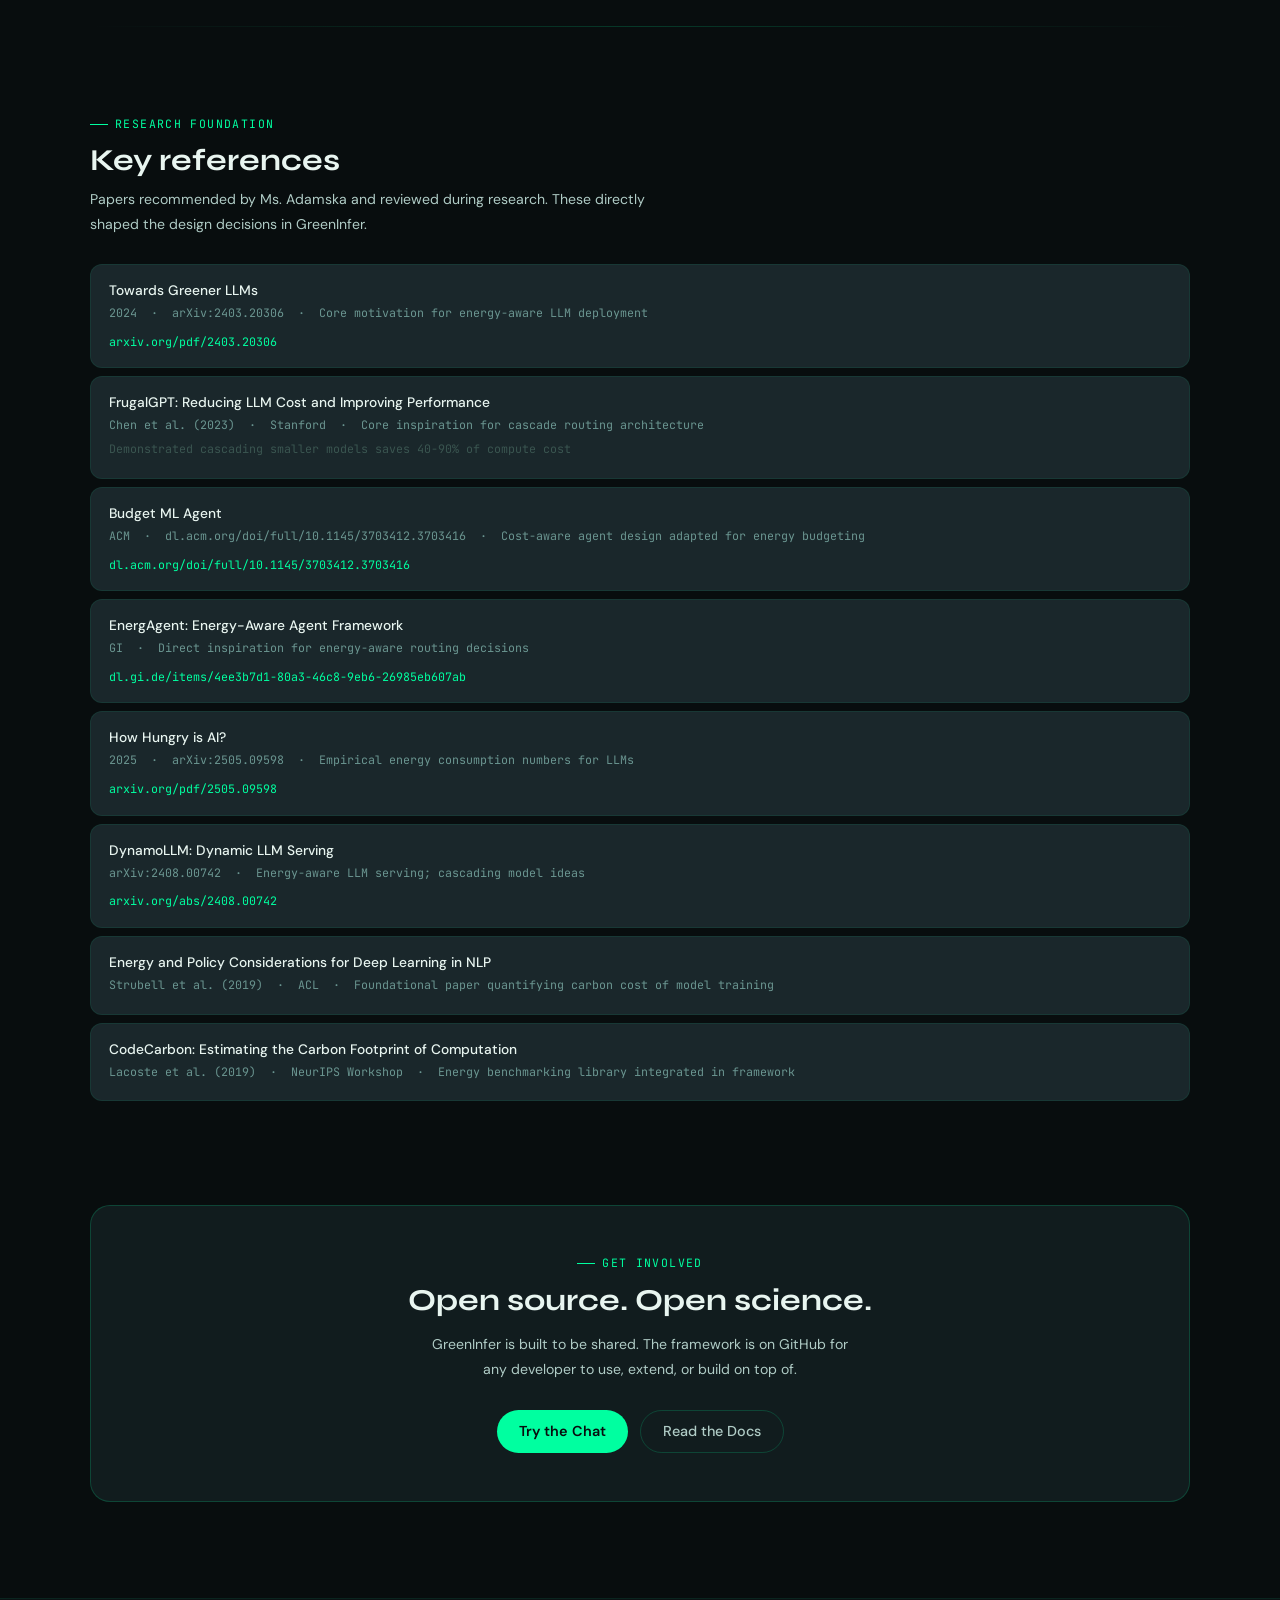
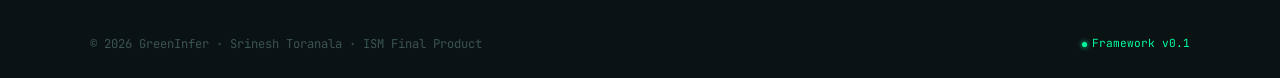
<file: docs/about/index.html>
<!DOCTYPE html>
<html lang="en">
<head>
  <meta charset="UTF-8"/>
  <meta name="viewport" content="width=device-width, initial-scale=1.0"/>
  <title>GreenInfer | About the Project</title>
  <style>
@import url('https://fonts.googleapis.com/css2?family=Syne:wght@400;600;700;800&family=DM+Sans:ital,opsz,wght@0,9..40,300;0,9..40,400;0,9..40,500;1,9..40,300&family=JetBrains+Mono:wght@300;400;500&display=swap');

.nav-right { min-width: 240px; justify-content: flex-end; }
.nbtn-g    { min-width: 120px; justify-content: center; }
:root {
  --void:#080d0e; --deep:#0b1214; --surface:#111c1e; --raised:#172226; --card:#1a272b;
  --b0:rgba(0,255,160,.08); --b1:rgba(0,255,160,.18);
  --g:#00ffa0; --gs:#00d484; --gm:#009b62; --gd:rgba(0,255,160,.10);
  --teal:#00e5cc; --amber:#f5a623; --red:#ff4d6d;
  --t1:#e8f5f0; --t2:#b0ccc6; --t3:#6a9590; --t4:#3a5550;
  --fd:'Syne',sans-serif; --fb:'DM Sans',sans-serif; --fm:'JetBrains Mono',monospace;
  --r1:6px; --r2:12px; --r3:20px; --r4:32px; --nav:64px;
}
body.light {
  --void:#f5f9f7; --deep:#eaf2ee; --surface:#deeae4; --raised:#d0e0d6; --card:#c4d6cc;
  --b0:rgba(0,80,45,.09); --b1:rgba(0,80,45,.18);
  --g:#005f35; --gs:#004d2a; --gm:#003d22; --gd:rgba(0,95,53,.10);
  --teal:#005248; --amber:#8a4e00;
  --t1:#0c1f16; --t2:#1e3d2c; --t3:#3a6450; --t4:#6a9478;
}
*,*::before,*::after { box-sizing:border-box; margin:0; padding:0; }
html { scroll-behavior:smooth; }
body { font-family:var(--fb); background:var(--void); color:var(--t1); -webkit-font-smoothing:antialiased; overflow-x:hidden; transition:background .25s,color .25s; line-height:1.6; }
::-webkit-scrollbar { width:5px; } ::-webkit-scrollbar-track { background:transparent; }
::-webkit-scrollbar-thumb { background:var(--gm); border-radius:3px; }
::selection { background:rgba(0,255,160,.18); color:var(--g); }
a { color:var(--g); text-decoration:none; }
h1,h2,h3 { font-family:var(--fd); font-weight:700; line-height:1.2; }
h1 { font-size:clamp(2rem,4.5vw,3.2rem); font-weight:800; } /* FIXED: was too wide */
h2 { font-size:clamp(1.3rem,2.5vw,1.9rem); }
h3 { font-size:1.05rem; font-weight:600; }
p { color:var(--t2); line-height:1.75; }

@keyframes blink { 0%,100%{opacity:1} 50%{opacity:.4} }
@keyframes fadeUp { from{opacity:0;transform:translateY(20px)} to{opacity:1;transform:translateY(0)} }
.gradient-text { background:linear-gradient(135deg,var(--g) 0%,var(--teal) 60%,#a8ffec 100%); -webkit-background-clip:text; -webkit-text-fill-color:transparent; background-clip:text; }
body.light .gradient-text { background:linear-gradient(135deg,#005f35 0%,#005248 60%,#003830 100%); -webkit-background-clip:text; background-clip:text; }

/* NAV */
.site-nav { position:fixed; top:0; left:0; right:0; z-index:900; height:var(--nav); background:rgba(8,13,14,.88); backdrop-filter:blur(18px); border-bottom:1px solid var(--b0); display:flex; align-items:center; transition:background .25s; }
body.light .site-nav { background:rgba(245,249,247,.95); border-color:var(--b0); }
.nav-in { width:100%; max-width:1200px; margin:0 auto; padding:0 22px; display:flex; align-items:center; justify-content:space-between; gap:14px; }
.nav-logo { display:flex; align-items:center; gap:8px; text-decoration:none; flex-shrink:0; }
.nav-logo img { width:30px; height:30px; }
.nav-logo-txt { font-family:var(--fd); font-weight:800; font-size:1.1rem; color:var(--t1); letter-spacing:-.02em; }
.nav-logo-txt span { color:var(--g); }
.nav-links { display:flex; align-items:center; gap:1px; list-style:none; }
.nav-links a { padding:5px 12px; border-radius:var(--r2); color:var(--t2); font-size:.86rem; transition:all .15s; }
.nav-links a:hover,.nav-links a.active { background:var(--gd); color:var(--g); }
.nav-right { display:flex; align-items:center; gap:7px; flex-shrink:0; }
.nbtn { background:none; border:1px solid var(--b1); color:var(--t2); cursor:pointer; padding:5px 12px; border-radius:var(--r2); font-size:.82rem; font-family:var(--fb); transition:all .15s; white-space:nowrap; text-decoration:none; display:inline-flex; align-items:center; }
.nbtn:hover { border-color:var(--g); color:var(--g); background:var(--gd); }
.nbtn-g { background:var(--g); color:#080d0e; border:none; font-weight:600; padding:6px 16px; border-radius:var(--r4); }
.nbtn-g:hover { filter:brightness(1.1); transform:translateY(-1px); }
body.light .nbtn-g { color:#fff; }
.nav-mobile { display:none; background:none; border:none; color:var(--t1); cursor:pointer; padding:7px; }
@media(max-width:700px) { .nav-links { display:none; } .nav-mobile { display:flex; } }
.nav-mob-menu { display:none; position:fixed; top:64px; left:0; right:0; background:rgba(8,13,14,.98); padding:14px 20px; border-bottom:1px solid var(--b0); z-index:899; flex-direction:column; gap:4px; }
.nav-mob-menu.open { display:flex; }
body.light .nav-mob-menu { background:rgba(245,249,247,.98); }
.nav-mob-menu a { padding:10px 14px; border-radius:8px; color:var(--t2); font-size:.92rem; transition:all .15s; display:block; }
.nav-mob-menu a:hover { background:var(--gd); color:var(--g); }

.section { padding:72px 22px; }
.section-sm { padding:48px 22px; }
.container { max-width:1100px; margin:0 auto; }
.section-eyebrow { font-family:var(--fm); font-size:.72rem; color:var(--g); letter-spacing:.12em; text-transform:uppercase; margin-bottom:9px; display:flex; align-items:center; gap:7px; }
.section-eyebrow::before { content:''; width:18px; height:1px; background:var(--g); }
.grid-2 { display:grid; grid-template-columns:1fr 1fr; gap:32px; }
@media(max-width:768px) { .grid-2 { grid-template-columns:1fr; } }
.divider { height:1px; background:linear-gradient(90deg,transparent,var(--b1),transparent); margin:40px 0; }
.badge { display:inline-flex; align-items:center; gap:5px; padding:3px 10px; border-radius:var(--r4); font-size:.72rem; font-weight:500; font-family:var(--fm); }
.badge-g { background:rgba(0,255,160,.1); color:var(--g); border:1px solid rgba(0,255,160,.2); }
.badge-t { background:rgba(0,229,204,.1); color:var(--teal); border:1px solid rgba(0,229,204,.2); }
.badge-a { background:rgba(245,166,35,.1); color:var(--amber); border:1px solid rgba(245,166,35,.2); }
body.light .badge-g { background:rgba(0,95,53,.1); border-color:rgba(0,95,53,.25); }
body.light .badge-t { background:rgba(0,82,72,.1); border-color:rgba(0,82,72,.25); }
.reveal { opacity:0; transform:translateY(20px); transition:opacity .6s ease,transform .6s ease; }
.reveal.vis { opacity:1; transform:translateY(0); }
.live-dot { display:inline-flex; align-items:center; font-family:var(--fm); font-size:.7rem; color:var(--g); }
.live-dot::before { content:''; width:5px; height:5px; border-radius:50%; background:var(--g); box-shadow:0 0 5px var(--g); animation:blink 1.4s ease-in-out infinite; margin-right:5px; }

/* ABOUT HERO */
.about-hero { padding:calc(var(--nav) + 64px) 22px 52px; position:relative; }
.about-hero-bg { position:absolute; inset:0; background:radial-gradient(ellipse 50% 60% at 20% 40%,rgba(0,255,160,.04),transparent); pointer-events:none; }

/* PERSON CARD */
.person-card { background:var(--card); border:1px solid var(--b0); border-radius:var(--r3); padding:28px; display:flex; gap:22px; align-items:flex-start; transition:border-color .2s; margin-bottom:16px; }
.person-card:hover { border-color:var(--b1); }
.person-avatar { width:64px; height:64px; border-radius:50%; background:var(--gd); border:2px solid var(--b1); display:flex; align-items:center; justify-content:center; font-size:1.6rem; flex-shrink:0; }
.person-name { font-family:var(--fd); font-weight:700; font-size:1.1rem; margin-bottom:3px; }
.person-role { font-size:.82rem; color:var(--g); font-family:var(--fm); margin-bottom:10px; }
.person-bio { font-size:.86rem; line-height:1.72; color:var(--t2); }
@media(max-width:600px) { .person-card { flex-direction:column; } }

/* ISM GRID */
.ism-grid { display:grid; grid-template-columns:repeat(3,1fr); gap:14px; }
@media(max-width:768px) { .ism-grid { grid-template-columns:1fr 1fr; } }
@media(max-width:480px) { .ism-grid { grid-template-columns:1fr; } }
.ism-card { background:var(--card); border:1px solid var(--b0); border-radius:var(--r3); padding:18px; text-align:center; transition:all .2s; }
.ism-card:hover { border-color:var(--b1); transform:translateY(-2px); }
.ism-icon { font-size:1.7rem; margin-bottom:8px; }
.ism-title { font-family:var(--fd); font-weight:600; font-size:.88rem; margin-bottom:5px; }
.ism-desc { font-size:.76rem; color:var(--t3); line-height:1.5; }

/* BUILD TABLE */
.built-table { width:100%; border-collapse:collapse; font-size:.84rem; }
.built-table th { padding:9px 13px; text-align:left; font-family:var(--fm); font-size:.68rem; letter-spacing:.07em; text-transform:uppercase; color:var(--t3); border-bottom:1px solid var(--b1); background:var(--raised); }
.built-table td { padding:11px 13px; color:var(--t2); border-bottom:1px solid var(--b0); vertical-align:top; font-size:.83rem; }
.built-table tr:last-child td { border-bottom:none; }
.built-table tr:hover td { background:rgba(0,255,160,.02); }
.status-done { color:var(--g); font-family:var(--fm); font-size:.76rem; }
.status-wip { color:var(--amber); font-family:var(--fm); font-size:.76rem; }
.status-next { color:var(--t4); font-family:var(--fm); font-size:.76rem; }

/* REFS */
.ref-item { padding:14px 18px; background:var(--card); border:1px solid var(--b0); border-radius:var(--r2); margin-bottom:8px; transition:all .15s; }
.ref-item:hover { border-color:var(--b1); transform:translateX(3px); }
.ref-title { font-size:.86rem; font-weight:500; color:var(--t1); margin-bottom:3px; }
.ref-meta { font-size:.73rem; color:var(--t3); font-family:var(--fm); margin-bottom:5px; }
.ref-link { font-size:.73rem; color:var(--g); font-family:var(--fm); word-break:break-all; }

/* TAGS */
.tag { display:inline-block; padding:2px 9px; border-radius:var(--r1); background:var(--raised); color:var(--t2); font-size:.76rem; font-family:var(--fm); border:1px solid var(--b0); margin:2px; }

/* FOOTER */
footer { background:var(--deep); border-top:1px solid var(--b0); padding:36px 22px 24px; margin-top:48px; transition:background .25s; }
.foot-btm { max-width:1100px; margin:0 auto; display:flex; justify-content:space-between; align-items:center; font-size:.76rem; color:var(--t4); font-family:var(--fm); }
  </style>
  <link rel="icon" href="../logo.svg" type="image/svg+xml"/>
</head>
<body>

<nav class="site-nav">
  <div class="nav-in">
    <a href="../" class="nav-logo"><img src="../logo.svg" alt="GreenInfer"/><span class="nav-logo-txt">Green<span>Infer</span></span></a>
    <ul class="nav-links">
      <li><a href="../">Home</a></li><li><a href="../chat/">Chat</a></li><li><a href="../framework/">Framework</a></li>
      <li><a href="../impact/">Impact</a></li><li><a href="../about/" class="active">About</a></li>
    </ul>
    <div class="nav-right">
      <button class="nbtn" id="theme-btn">&#9728;&#65039; Light</button>
      <a href="../chat/" class="nbtn nbtn-g">Launch Chat</a>
    </div>
    <button class="nav-mobile" id="nav-toggle"><svg width="19" height="19" viewBox="0 0 22 22" fill="currentColor"><rect y="3" width="22" height="2" rx="1"/><rect y="10" width="22" height="2" rx="1"/><rect y="17" width="22" height="2" rx="1"/></svg></button>
  </div>
</nav>
<div class="nav-mob-menu" id="mob-menu">
  <a href="../">Home</a><a href="../chat/">Chat</a><a href="../framework/">Framework</a><a href="../impact/">Impact</a><a href="../about/">About</a>
</div>

<section class="about-hero">
  <div class="about-hero-bg"></div>
  <div class="container">
    <div class="section-eyebrow">Independent Study &amp; Mentorship</div>
    <h1 style="max-width:600px;margin-bottom:18px;">About<br/><span class="gradient-text">GreenInfer</span></h1>
    <p style="max-width:560px;font-size:.97rem;margin-bottom:22px;">A research-backed, open-source Green Orchestration Framework for sustainable AI inference. Built as an ISM Final Product to show that AI efficiency and environmental responsibility can go hand in hand.</p>
    <div style="display:flex;gap:10px;flex-wrap:wrap;">
      <span class="badge badge-g">ISM Final Product</span>
      <span class="badge badge-t">Frisco ISD</span>
      <span class="badge badge-a">Green AI Research</span>
    </div>
  </div>
</section>

<div class="container"><div class="divider"></div></div>

<section class="section-sm" id="background">
  <div class="container">
    <div class="grid-2" style="gap:40px;align-items:start;">
      <div>
        <div class="section-eyebrow">The Problem</div>
        <h2 style="margin-bottom:14px;">AI's hidden energy cost</h2>
        <p style="margin-bottom:14px;">Training and running large language models consumes enormous amounts of electricity. A single ChatGPT query uses roughly 10x the energy of a Google search, and the gap keeps growing as models get larger and usage scales globally.</p>
        <p style="margin-bottom:14px;">The core inefficiency is that every query - whether "hi" or "design a distributed system" - gets routed to the same massive model. There is no intelligence in the routing, no awareness of energy cost, and no attempt at optimization.</p>
        <p>GreenInfer tackles this at the infrastructure level, before a single GPU cycle is burned on inference.</p>
      </div>
      <div>
        <div class="section-eyebrow">The Opportunity</div>
        <h2 style="margin-bottom:14px;">70%+ savings available today</h2>
        <p style="margin-bottom:14px;">Research shows that 60 to 70 percent of real-world AI queries are simple enough to be handled by small, efficient models, if the routing decision is made correctly. Papers like FrugalGPT back this up empirically.</p>
        <p style="margin-bottom:14px;">Combining smart routing with prompt optimization and carbon-aware scheduling creates a compounding effect where savings from each layer stack together.</p>
        <p>The models, tools, and APIs exist today. GreenInfer integrates them into a unified, developer-friendly framework.</p>
      </div>
    </div>
  </div>
</section>

<div class="container"><div class="divider"></div></div>

<section class="section-sm">
  <div class="container">
    <div class="section-eyebrow">Project Status</div>
    <h2 style="margin-bottom:24px;">Build roadmap</h2>
    <div style="background:var(--card);border:1px solid var(--b0);border-radius:var(--r3);overflow:hidden;" class="reveal">
      <table class="built-table">
        <thead><tr><th>Component</th><th>Description</th><th>Status</th></tr></thead>
        <tbody>
          <tr><td><strong>GreenPromptsOptimizer</strong></td><td>T5-based prompt compression, fine-tuned on 127+ prompt pairs, hosted on Hugging Face</td><td class="status-done">&#10003; Complete</td></tr>
          <tr><td><strong>Complexity Scorer</strong></td><td>Rule-based linguistic scorer using entropy, token length, and task classification</td><td class="status-done">&#10003; Complete</td></tr>
          <tr><td><strong>DistilBERT Classifier</strong></td><td>Fine-tuned on 600 labeled prompts, 98.9% accuracy on validation set</td><td class="status-done">&#10003; Complete</td></tr>
          <tr><td><strong>Orchestration Engine</strong></td><td>Core routing logic combining complexity, energy, mode, and carbon budget</td><td class="status-done">&#10003; Complete</td></tr>
          <tr><td><strong>Cascade Inference</strong></td><td>Small→Medium→Large escalation with confidence-based gating</td><td class="status-done">&#10003; Complete</td></tr>
          <tr><td><strong>Energy Estimator</strong></td><td>Token-based proxy estimation with CodeCarbon integration</td><td class="status-done">&#10003; Complete</td></tr>
          <tr><td><strong>Website</strong></td><td>Full multi-page site: landing, chat UI, framework docs, impact, about</td><td class="status-done">&#10003; Complete</td></tr>
          <tr><td><strong>HF Space Backend</strong></td><td>FastAPI server with CORS, optimizer, Groq cascade, carbon metrics</td><td class="status-done">&#10003; Live</td></tr>
          <tr><td><strong>Carbon-Aware Routing</strong></td><td>ERCOT real-time grid intensity for dynamic mode adjustment</td><td class="status-wip">&#8987; In Progress</td></tr>
          <tr><td><strong>User Accounts</strong></td><td>Sign up, login, persistent chat history via Supabase</td><td class="status-wip">&#8987; In Progress</td></tr>
          <tr><td><strong>RL Router</strong></td><td>Policy gradient agent learning optimal routing from history</td><td class="status-next">&#8594; Planned</td></tr>
        </tbody>
      </table>
    </div>
  </div>
</section>

<div class="container"><div class="divider"></div></div>

<section class="section-sm">
  <div class="container">
    <div class="section-eyebrow">The Team</div>
    <h2 style="margin-bottom:24px;">Researcher &amp; Mentor</h2>
    <div class="person-card reveal">
      <div class="person-avatar">&#129489;&#8205;&#128187;</div>
      <div>
        <div class="person-name">Srinesh Toranala</div>
        <div class="person-role">Student Researcher &nbsp;&#183;&nbsp; ISM Program, Frisco ISD</div>
        <p class="person-bio">Frisco ISD student building GreenInfer as an ISM final project. GreenInfer brings together a year of research in AI efficiency, energy systems, and sustainable computing. Previously built GreenPromptsOptimizer, a T5-based prompt compression model that forms the first layer of the GreenInfer pipeline. The project spans model training, framework engineering, backend deployment, and public product launch - built to make green AI genuinely accessible to developers everywhere.</p>
        <div style="margin-top:14px;display:flex;gap:6px;flex-wrap:wrap;">
          <span class="tag">Python</span><span class="tag">PyTorch</span><span class="tag">Transformers</span><span class="tag">FastAPI</span><span class="tag">Hugging Face</span><span class="tag">Green AI</span>
        </div>
      </div>
    </div>
    <div class="person-card reveal" id="mentor">
      <div class="person-avatar">&#127891;</div>
      <div>
        <div class="person-name">Marta Adamska</div>
        <div class="person-role">PhD Candidate &nbsp;&#183;&nbsp; University of Lancaster &nbsp;&#183;&nbsp; Mentor</div>
        <p class="person-bio">PhD Candidate at the University of Lancaster researching AI systems, sustainability, and computational efficiency. Ms. Adamska's expertise in sustainable computing has been deeply instrumental to this project, providing the research direction, key papers, and guidance that shaped GreenInfer from an early idea into a working framework. Her mentorship and technical depth pushed the rigor of this work throughout the research process.</p>
      </div>
    </div>
  </div>
</section>

<div class="container"><div class="divider"></div></div>

<section class="section-sm">
  <div class="container">
    <div class="section-eyebrow">ISM Program</div>
    <h2 style="margin-bottom:24px;">Skills demonstrated</h2>
    <div class="ism-grid reveal">
      <div class="ism-card"><div class="ism-icon">&#129504;</div><div class="ism-title">AI Research</div><div class="ism-desc">Literature review spanning energy-efficient inference, cascading, and sustainable agent design</div></div>
      <div class="ism-card"><div class="ism-icon">&#128187;</div><div class="ism-title">ML Engineering</div><div class="ism-desc">Fine-tuning T5 and DistilBERT, building classifiers, and production-grade inference pipelines</div></div>
      <div class="ism-card"><div class="ism-icon">&#9889;</div><div class="ism-title">Systems Design</div><div class="ism-desc">Multi-layer pipeline balancing accuracy, latency, and real-time carbon intensity</div></div>
      <div class="ism-card"><div class="ism-icon">&#127760;</div><div class="ism-title">Full-Stack Dev</div><div class="ism-desc">HTML/CSS/JS frontend, FastAPI backend on HF Spaces, Groq API integration</div></div>
      <div class="ism-card"><div class="ism-icon">&#128202;</div><div class="ism-title">Data Analysis</div><div class="ism-desc">Benchmarking, Pareto frontier analysis, energy comparison, statistical evaluation</div></div>
      <div class="ism-card"><div class="ism-icon">&#127807;</div><div class="ism-title">Sustainability</div><div class="ism-desc">Carbon-aware computing, ERCOT grid modeling, per-session CO₂ budget enforcement</div></div>
    </div>
  </div>
</section>

<div class="container"><div class="divider"></div></div>

<section class="section-sm" id="papers">
  <div class="container">
    <div class="section-eyebrow">Research Foundation</div>
    <h2 style="margin-bottom:8px;">Key references</h2>
    <p style="margin-bottom:28px;max-width:580px;font-size:.88rem;">Papers recommended by Ms. Adamska and reviewed during research. These directly shaped the design decisions in GreenInfer.</p>
    <div class="reveal">
      <div class="ref-item"><div class="ref-title">Towards Greener LLMs</div><div class="ref-meta">2024 &nbsp;&#183;&nbsp; arXiv:2403.20306 &nbsp;&#183;&nbsp; Core motivation for energy-aware LLM deployment</div><a href="https://arxiv.org/pdf/2403.20306" target="_blank" class="ref-link">arxiv.org/pdf/2403.20306</a></div>
      <div class="ref-item"><div class="ref-title">FrugalGPT: Reducing LLM Cost and Improving Performance</div><div class="ref-meta">Chen et al. (2023) &nbsp;&#183;&nbsp; Stanford &nbsp;&#183;&nbsp; Core inspiration for cascade routing architecture</div><div class="ref-meta" style="color:var(--t4)">Demonstrated cascading smaller models saves 40-90% of compute cost</div></div>
      <div class="ref-item"><div class="ref-title">Budget ML Agent</div><div class="ref-meta">ACM &nbsp;&#183;&nbsp; dl.acm.org/doi/full/10.1145/3703412.3703416 &nbsp;&#183;&nbsp; Cost-aware agent design adapted for energy budgeting</div><a href="https://dl.acm.org/doi/full/10.1145/3703412.3703416" target="_blank" class="ref-link">dl.acm.org/doi/full/10.1145/3703412.3703416</a></div>
      <div class="ref-item"><div class="ref-title">EnergAgent: Energy-Aware Agent Framework</div><div class="ref-meta">GI &nbsp;&#183;&nbsp; Direct inspiration for energy-aware routing decisions</div><a href="https://dl.gi.de/items/4ee3b7d1-80a3-46c8-9eb6-26985eb607ab" target="_blank" class="ref-link">dl.gi.de/items/4ee3b7d1-80a3-46c8-9eb6-26985eb607ab</a></div>
      <div class="ref-item"><div class="ref-title">How Hungry is AI?</div><div class="ref-meta">2025 &nbsp;&#183;&nbsp; arXiv:2505.09598 &nbsp;&#183;&nbsp; Empirical energy consumption numbers for LLMs</div><a href="https://arxiv.org/pdf/2505.09598" target="_blank" class="ref-link">arxiv.org/pdf/2505.09598</a></div>
      <div class="ref-item"><div class="ref-title">DynamoLLM: Dynamic LLM Serving</div><div class="ref-meta">arXiv:2408.00742 &nbsp;&#183;&nbsp; Energy-aware LLM serving; cascading model ideas</div><a href="https://arxiv.org/abs/2408.00742" target="_blank" class="ref-link">arxiv.org/abs/2408.00742</a></div>
      <div class="ref-item"><div class="ref-title">Energy and Policy Considerations for Deep Learning in NLP</div><div class="ref-meta">Strubell et al. (2019) &nbsp;&#183;&nbsp; ACL &nbsp;&#183;&nbsp; Foundational paper quantifying carbon cost of model training</div></div>
      <div class="ref-item"><div class="ref-title">CodeCarbon: Estimating the Carbon Footprint of Computation</div><div class="ref-meta">Lacoste et al. (2019) &nbsp;&#183;&nbsp; NeurIPS Workshop &nbsp;&#183;&nbsp; Energy benchmarking library integrated in framework</div></div>
    </div>
  </div>
</section>

<section class="section-sm">
  <div class="container">
    <div style="background:var(--surface);border:1px solid var(--b1);border-radius:var(--r3);padding:48px;text-align:center;" class="reveal">
      <div class="section-eyebrow" style="justify-content:center;">Get Involved</div>
      <h2 style="margin-bottom:14px;">Open source. Open science.</h2>
      <p style="max-width:440px;margin:0 auto 28px;font-size:.88rem;">GreenInfer is built to be shared. The framework is on GitHub for any developer to use, extend, or build on top of.</p>
      <div style="display:flex;gap:12px;justify-content:center;flex-wrap:wrap;">
        <a href="../chat/" style="display:inline-flex;align-items:center;gap:7px;padding:9px 22px;border-radius:var(--r4);font-size:.9rem;font-weight:600;font-family:var(--fb);background:var(--g);color:#080d0e;border:none;cursor:pointer;transition:all .2s;text-decoration:none;">Try the Chat</a>
        <a href="../framework/" style="display:inline-flex;align-items:center;gap:7px;padding:9px 22px;border-radius:var(--r4);font-size:.9rem;font-weight:500;font-family:var(--fb);background:transparent;color:var(--t2);border:1px solid var(--b1);cursor:pointer;transition:all .2s;text-decoration:none;">Read the Docs</a>
      </div>
    </div>
  </div>
</section>

<footer>
  <div class="foot-btm">
    <span>&#169; 2026 GreenInfer &middot; Srinesh Toranala &middot; ISM Final Product</span>
    <span class="live-dot">Framework v0.1</span>
  </div>
</footer>

<script>
document.addEventListener('DOMContentLoaded', () => {
  initTheme(); initNav(); setActiveNav(); initReveal();
});
function setActiveNav() {
  document.querySelectorAll('.nav-links a').forEach(a => {
    if (a.getAttribute('href') === '../about/') a.classList.add('active');
  });
}
function initTheme() {
  const btn = document.getElementById('theme-btn');
  if (!btn) return;
  const apply = light => { document.body.classList.toggle('light', light); btn.textContent = light ? '🌙 Dark' : '☀️ Light'; localStorage.setItem('gi-theme', light ? 'light' : 'dark'); };
  apply(localStorage.getItem('gi-theme') === 'light');
  btn.addEventListener('click', () => apply(!document.body.classList.contains('light')));
}
function initNav() {
  const tog = document.getElementById('nav-toggle'), menu = document.getElementById('mob-menu');
  if (!tog || !menu) return;
  tog.addEventListener('click', () => menu.classList.toggle('open'));
  document.addEventListener('click', e => { if (!tog.contains(e.target) && !menu.contains(e.target)) menu.classList.remove('open'); });
}
function initReveal() {
  const obs = new IntersectionObserver(entries => { entries.forEach(e => { if (e.isIntersecting) { e.target.classList.add('vis'); obs.unobserve(e.target); } }); }, { threshold: 0.06 });
  document.querySelectorAll('.reveal').forEach(el => obs.observe(el));
}
</script>
</body>
</html>
</file>
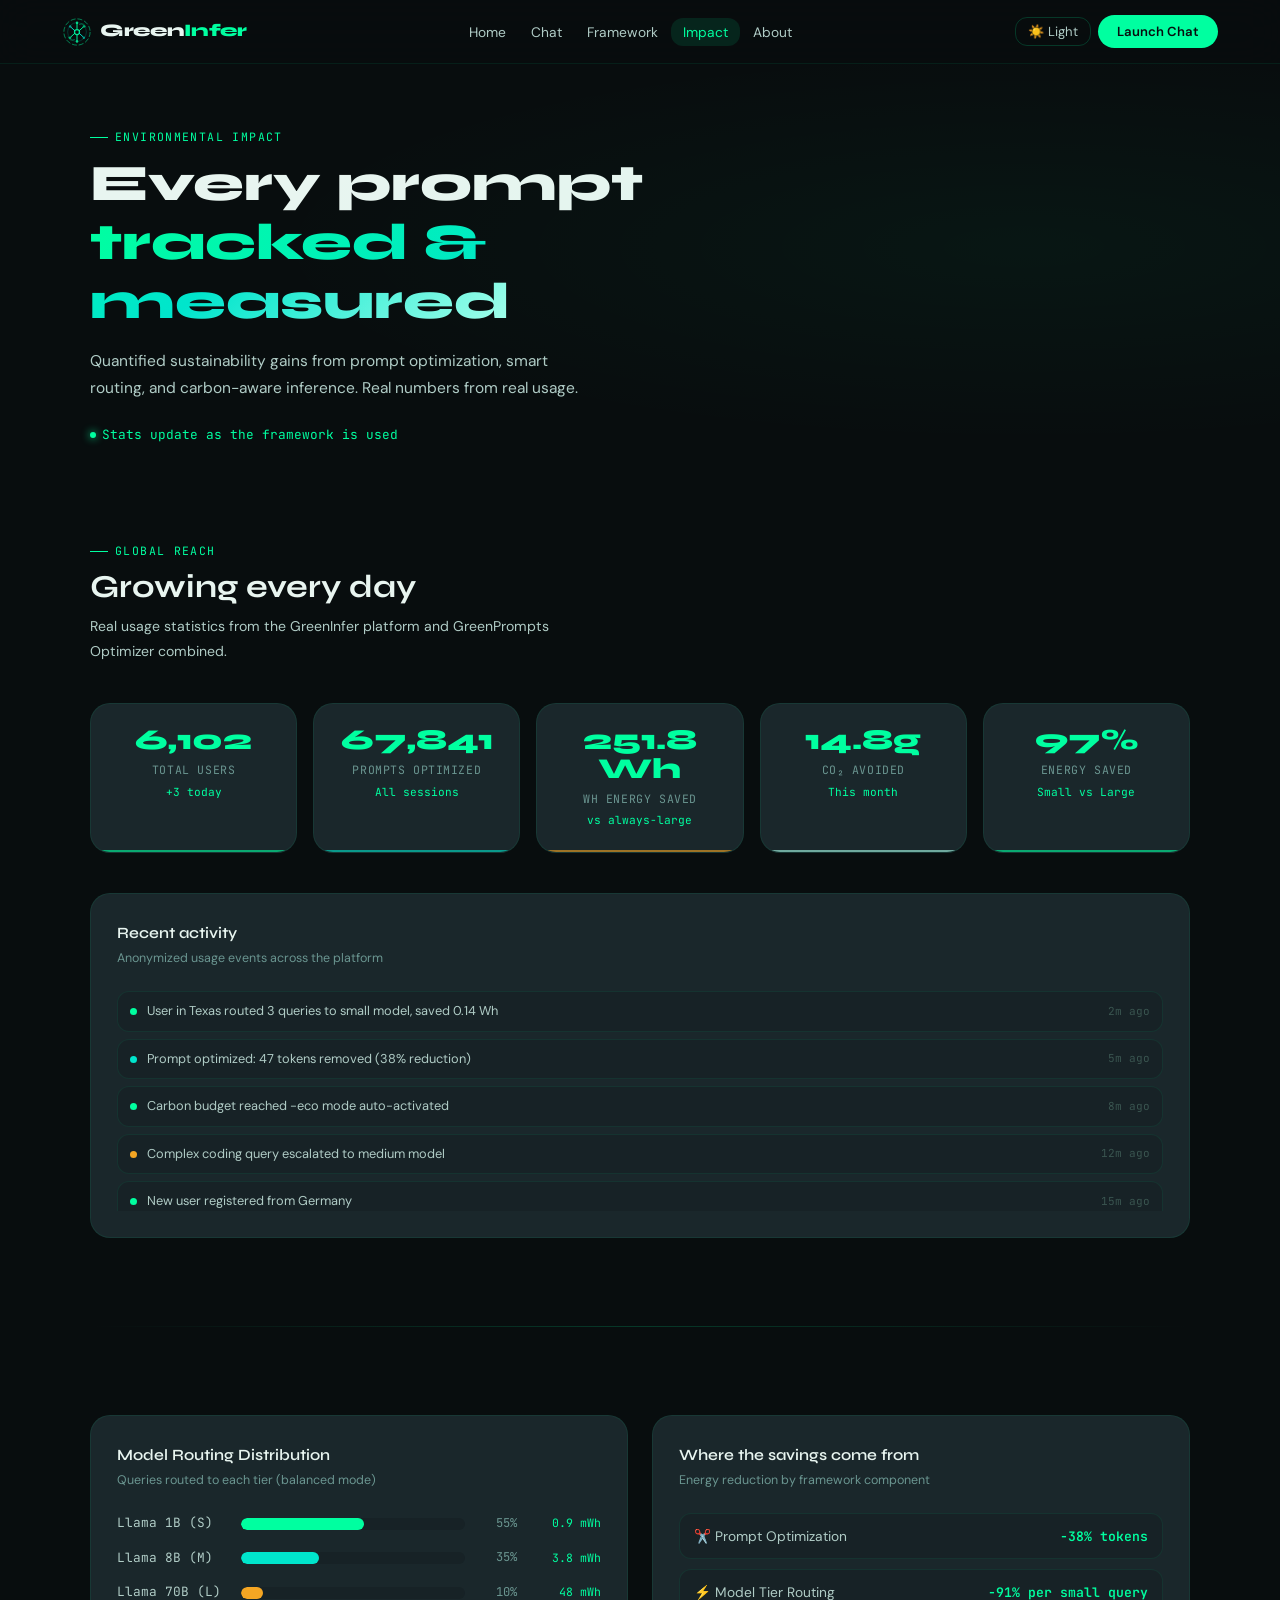
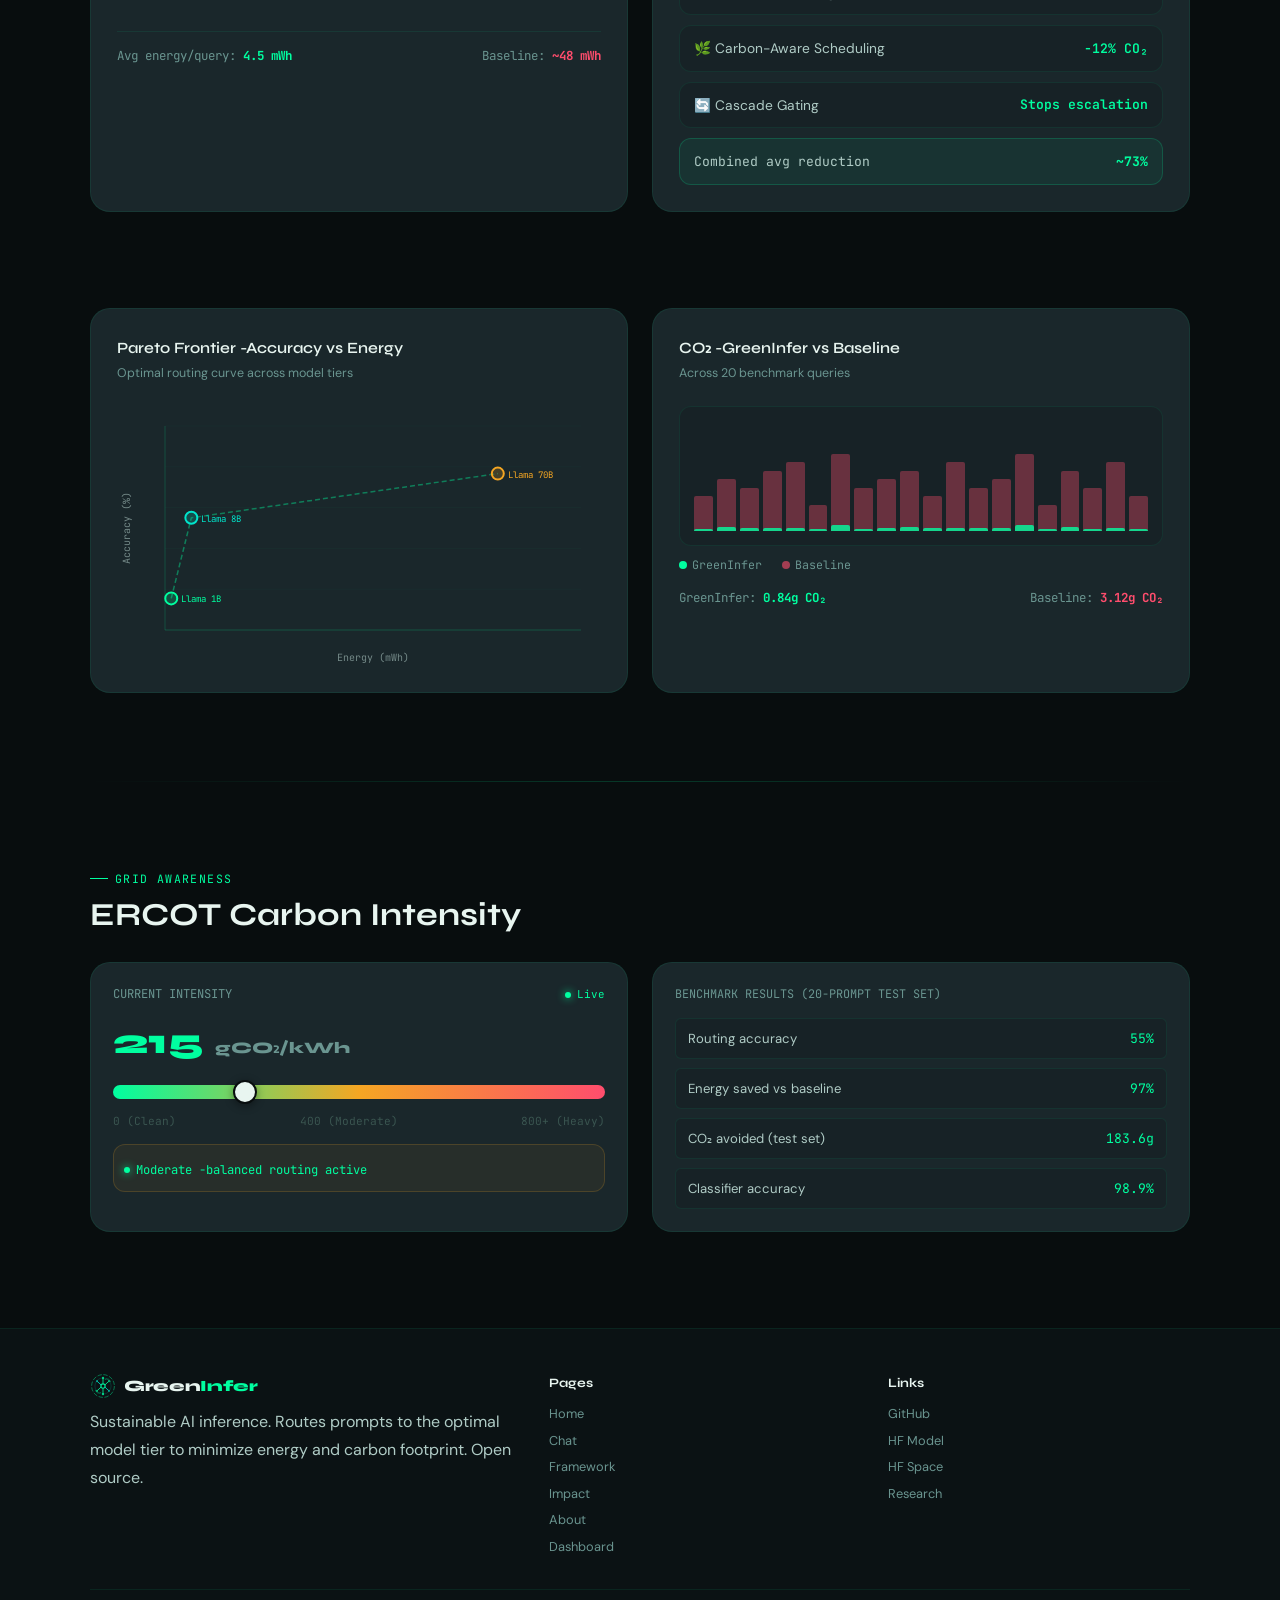
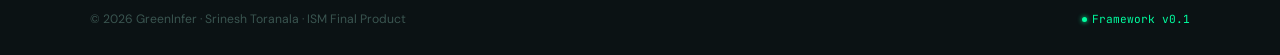
<file: docs/impact/index.html>
<!DOCTYPE html>
<html lang="en">
<head>
  <meta charset="UTF-8"/>
  <meta name="viewport" content="width=device-width, initial-scale=1.0"/>
  <title>GreenInfer | Impact Dashboard</title>
  <style>
@import url('https://fonts.googleapis.com/css2?family=Syne:wght@400;600;700;800&family=DM+Sans:ital,opsz,wght@0,9..40,300;0,9..40,400;0,9..40,500;1,9..40,300&family=JetBrains+Mono:wght@300;400;500&display=swap');

.nav-right { min-width: 240px; justify-content: flex-end; }
.nbtn-g    { min-width: 120px; justify-content: center; }
:root {
  --void:#080d0e; --deep:#0b1214; --surface:#111c1e; --raised:#172226; --card:#1a272b;
  --b0:rgba(0,255,160,.08); --b1:rgba(0,255,160,.18);
  --g:#00ffa0; --gs:#00d484; --gm:#009b62; --gd:rgba(0,255,160,.10);
  --teal:#00e5cc; --amber:#f5a623; --red:#ff4d6d;
  --t1:#e8f5f0; --t2:#b0ccc6; --t3:#6a9590; --t4:#3a5550;
  --fd:'Syne',sans-serif; --fb:'DM Sans',sans-serif; --fm:'JetBrains Mono',monospace;
  --r1:6px; --r2:12px; --r3:20px; --r4:32px; --nav:64px;
}
body.light {
  --void:#f5f9f7; --deep:#eaf2ee; --surface:#deeae4; --raised:#d0e0d6; --card:#c4d6cc;
  --b0:rgba(0,80,45,.09); --b1:rgba(0,80,45,.18);
  --g:#005f35; --gs:#004d2a; --gm:#003d22; --gd:rgba(0,95,53,.10);
  --teal:#005248; --amber:#8a4e00; --red:#9e1c2e;
  --t1:#0c1f16; --t2:#1e3d2c; --t3:#3a6450; --t4:#6a9478;
}
*,*::before,*::after{box-sizing:border-box;margin:0;padding:0}
html{scroll-behavior:smooth}
body{font-family:var(--fb);background:var(--void);color:var(--t1);-webkit-font-smoothing:antialiased;overflow-x:hidden;transition:background .25s,color .25s;line-height:1.6}
::-webkit-scrollbar{width:5px}::-webkit-scrollbar-track{background:transparent}::-webkit-scrollbar-thumb{background:var(--gm);border-radius:3px}
::selection{background:rgba(0,255,160,.18);color:var(--g)}
a{color:var(--g);text-decoration:none}
h1,h2,h3{font-family:var(--fd);font-weight:700;line-height:1.15}
h1{font-size:clamp(2rem,4.5vw,3.2rem);font-weight:800}
h2{font-size:clamp(1.4rem,2.5vw,2rem)}
p{color:var(--t2);line-height:1.75}

@keyframes blink{0%,100%{opacity:1}50%{opacity:.4}}
@keyframes fadeUp{from{opacity:0;transform:translateY(22px)}to{opacity:1;transform:translateY(0)}}
.gradient-text{background:linear-gradient(135deg,var(--g) 0%,var(--teal) 60%,#a8ffec 100%);-webkit-background-clip:text;-webkit-text-fill-color:transparent;background-clip:text}
body.light .gradient-text{background:linear-gradient(135deg,#005f35 0%,#005248 60%,#003830 100%);-webkit-background-clip:text;background-clip:text}

.site-nav{position:fixed;top:0;left:0;right:0;z-index:900;height:var(--nav);background:rgba(8,13,14,.88);backdrop-filter:blur(18px);border-bottom:1px solid var(--b0);display:flex;align-items:center;transition:background .25s}
body.light .site-nav{background:rgba(245,249,247,.95);border-color:var(--b0)}
.nav-in{width:100%;max-width:1200px;margin:0 auto;padding:0 22px;display:flex;align-items:center;justify-content:space-between;gap:14px}
.nav-logo{display:flex;align-items:center;gap:8px;text-decoration:none;flex-shrink:0}
.nav-logo img{width:30px;height:30px}
.nav-logo-txt{font-family:var(--fd);font-weight:800;font-size:1.1rem;color:var(--t1);letter-spacing:-.02em}
.nav-logo-txt span{color:var(--g)}
.nav-links{display:flex;align-items:center;gap:1px;list-style:none}
.nav-links a{padding:5px 12px;border-radius:var(--r2);color:var(--t2);font-size:.86rem;transition:all .15s}
.nav-links a:hover,.nav-links a.active{background:var(--gd);color:var(--g)}

    .nav-right{display:flex;align-items:center;gap:7px;flex-shrink:0;min-width:200px;justify-content:flex-end}
.nbtn{background:none;border:1px solid var(--b1);color:var(--t2);cursor:pointer;padding:5px 12px;border-radius:var(--r2);font-size:.82rem;font-family:var(--fb);transition:all .15s;white-space:nowrap;text-decoration:none;display:inline-flex;align-items:center}
.nbtn:hover{border-color:var(--g);color:var(--g);background:var(--gd)}
.nbtn-g{background:var(--g);color:#080d0e;border:none;font-weight:600;padding:6px 16px;border-radius:var(--r4);min-width:120px;justify-content:center}
.nbtn-g:hover{filter:brightness(1.1);transform:translateY(-1px)}
body.light .nbtn-g{color:#fff}
.nav-mobile{display:none;background:none;border:none;color:var(--t1);cursor:pointer;padding:7px}
@media(max-width:700px){.nav-links{display:none}.nav-mobile{display:flex}}
.nav-mob-menu{display:none;position:fixed;top:64px;left:0;right:0;background:rgba(8,13,14,.98);padding:14px 20px;border-bottom:1px solid var(--b0);z-index:899;flex-direction:column;gap:4px}
.nav-mob-menu.open{display:flex}
body.light .nav-mob-menu{background:rgba(245,249,247,.98)}
.nav-mob-menu a{padding:10px 14px;border-radius:8px;color:var(--t2);font-size:.92rem;transition:all .15s;display:block}
.nav-mob-menu a:hover{background:var(--gd);color:var(--g)}

.section{padding:72px 22px}
.section-sm{padding:48px 22px}
.container{max-width:1100px;margin:0 auto}
.section-eyebrow{font-family:var(--fm);font-size:.72rem;color:var(--g);letter-spacing:.12em;text-transform:uppercase;margin-bottom:9px;display:flex;align-items:center;gap:7px}
.section-eyebrow::before{content:'';width:18px;height:1px;background:var(--g)}
.grid-2{display:grid;grid-template-columns:1fr 1fr;gap:24px}
@media(max-width:768px){.grid-2{grid-template-columns:1fr}}
.divider{height:1px;background:linear-gradient(90deg,transparent,var(--b1),transparent);margin:40px 0}
.badge{display:inline-flex;align-items:center;gap:5px;padding:3px 10px;border-radius:var(--r4);font-size:.72rem;font-weight:500;font-family:var(--fm)}
.badge-g{background:rgba(0,255,160,.1);color:var(--g);border:1px solid rgba(0,255,160,.2)}
body.light .badge-g{background:rgba(0,95,53,.1);border-color:rgba(0,95,53,.25)}
.live-badge{display:inline-flex;align-items:center;gap:6px;font-family:var(--fm);font-size:.72rem;color:var(--g)}
.live-badge::before{content:'';width:6px;height:6px;border-radius:50%;background:var(--g);box-shadow:0 0 8px var(--g);animation:blink 1.4s ease-in-out infinite}

/* HERO */
.impact-hero{padding:calc(var(--nav) + 64px) 22px 48px;position:relative}
.impact-hero-bg{position:absolute;inset:0;background:radial-gradient(ellipse 60% 40% at 80% 50%,rgba(0,255,160,.04),transparent);pointer-events:none}

/* USER COUNTERS */
.user-counter-wrap{display:grid;grid-template-columns:repeat(5,1fr);gap:16px;margin:40px 0}
@media(max-width:1024px){.user-counter-wrap{grid-template-columns:repeat(3,1fr)}}
@media(max-width:600px){.user-counter-wrap{grid-template-columns:repeat(2,1fr)}}
.user-stat{background:var(--card);border:1px solid var(--b0);border-radius:var(--r3);padding:22px 18px;text-align:center;position:relative;overflow:hidden;transition:all .2s}
.user-stat::after{content:'';position:absolute;bottom:0;left:0;right:0;height:2px;background:var(--accent,var(--g));opacity:.6}
.user-stat:hover{transform:translateY(-2px);border-color:var(--b1)}
.user-stat-val{font-family:var(--fd);font-weight:800;font-size:1.8rem;color:var(--g);line-height:1;margin-bottom:6px}
.user-stat-label{font-size:.72rem;color:var(--t3);font-family:var(--fm);text-transform:uppercase;letter-spacing:.05em}
.user-stat-sub{font-size:.7rem;color:var(--g);margin-top:4px;font-family:var(--fm)}

/* CHART CONTAINERS */
.chart-container{background:var(--card);border:1px solid var(--b0);border-radius:var(--r3);padding:26px;position:relative}
.chart-title{font-family:var(--fd);font-weight:600;font-size:.98rem;margin-bottom:4px}
.chart-subtitle{font-size:.78rem;color:var(--t3);margin-bottom:22px}
canvas{display:block;width:100%!important}

/* MODEL BARS */
.model-breakdown{display:flex;flex-direction:column;gap:14px}
.model-bar-row{display:flex;align-items:center;gap:14px}
.model-bar-name{width:110px;font-size:.8rem;font-family:var(--fm);color:var(--t2);flex-shrink:0}
.model-bar-track{flex:1;height:12px;background:var(--raised);border-radius:6px;overflow:hidden}
.model-bar-fill{height:100%;border-radius:6px;transition:width 1.2s ease}
.model-bar-pct{width:38px;text-align:right;font-family:var(--fm);font-size:.76rem;color:var(--t3);flex-shrink:0}
.model-bar-energy{width:70px;text-align:right;font-family:var(--fm);font-size:.72rem;color:var(--g);flex-shrink:0}

/* SAVINGS BREAKDOWN */
.savings-breakdown{display:flex;flex-direction:column;gap:10px}
.savings-row{display:flex;align-items:center;justify-content:space-between;padding:11px 14px;background:var(--raised);border:1px solid var(--b0);border-radius:var(--r2);font-size:.86rem}
.savings-source{color:var(--t2)}
.savings-amount{font-family:var(--fm);font-size:.82rem;color:var(--g);font-weight:600}

/* TIMELINE */
.timeline-chart{height:140px;position:relative;background:var(--raised);border-radius:var(--r2);border:1px solid var(--b0);padding:14px;overflow:hidden}
.timeline-bars{display:flex;align-items:flex-end;height:100%;gap:4px}
.tl-bar{flex:1;border-radius:2px 2px 0 0;position:relative}
.tl-bar-greeninfer{background:var(--g);opacity:.8}
.tl-bar-baseline{background:var(--red);opacity:.35}
.timeline-legend{display:flex;gap:20px;margin-top:10px;font-size:.73rem;font-family:var(--fm)}
.legend-item{display:flex;align-items:center;gap:5px;color:var(--t3)}
.legend-dot{width:8px;height:8px;border-radius:50%}

/* PARETO */
.pareto-canvas-wrap{position:relative;height:260px}

/* GRID PANEL */
.grid-panel{background:var(--card);border:1px solid var(--b0);border-radius:var(--r3);padding:22px}
.grid-intensity-bar{height:14px;border-radius:7px;background:linear-gradient(90deg,var(--g) 0%,var(--amber) 50%,var(--red) 100%);position:relative;margin:14px 0}
.grid-intensity-marker{position:absolute;top:-5px;width:24px;height:24px;border-radius:50%;background:var(--t1);border:2px solid var(--void);transform:translateX(-50%);box-shadow:0 2px 8px rgba(0,0,0,.4);transition:left .5s ease}
.grid-labels{display:flex;justify-content:space-between;font-size:.7rem;font-family:var(--fm);color:var(--t4)}

/* ACTIVITY FEED */
.activity-feed{display:flex;flex-direction:column;gap:7px;max-height:220px;overflow-y:auto}
.activity-item{display:flex;align-items:center;gap:10px;padding:9px 12px;background:var(--raised);border:1px solid var(--b0);border-radius:var(--r2);font-size:.8rem}
.activity-dot{width:7px;height:7px;border-radius:50%;flex-shrink:0}
.activity-text{color:var(--t2);flex:1}
.activity-time{color:var(--t4);font-family:var(--fm);font-size:.69rem;flex-shrink:0}

/* SCROLL REVEAL */
.reveal{opacity:0;transform:translateY(20px);transition:opacity .6s ease,transform .6s ease}
.reveal.vis{opacity:1;transform:translateY(0)}

/* FOOTER */
footer{background:var(--deep);border-top:1px solid var(--b0);padding:44px 22px 26px;margin-top:48px;transition:background .25s}
body.light footer{background:var(--deep);border-color:var(--b0)}
.foot-in{max-width:1100px;margin:0 auto}
.foot-top{display:grid;grid-template-columns:1.4fr 1fr 1fr;gap:36px;margin-bottom:32px}
.foot-brand p{font-size:.81rem;color:var(--t3);line-height:1.65;margin-top:9px}
.foot-col-h{font-family:var(--fd);font-size:.8rem;font-weight:700;color:var(--t1);margin-bottom:11px}
.foot-links{display:flex;flex-direction:column;gap:6px}
.foot-links a{font-size:.8rem;color:var(--t3);transition:color .15s}
.foot-links a:hover{color:var(--g)}
.foot-btm{display:flex;justify-content:space-between;align-items:center;padding-top:20px;border-top:1px solid var(--b0);font-size:.76rem;color:var(--t4)}
.live-dot{display:inline-flex;align-items:center;font-family:var(--fm);font-size:.7rem;color:var(--g)}
.live-dot::before{content:'';width:5px;height:5px;border-radius:50%;background:var(--g);box-shadow:0 0 5px var(--g);animation:blink 1.4s ease-in-out infinite;margin-right:5px}
@media(max-width:768px){.foot-top{grid-template-columns:1fr}.foot-btm{flex-direction:column;gap:8px;text-align:center}}
  </style>
  <link rel="icon" href="../logo.svg" type="image/svg+xml"/>
</head>
<body>

<nav class="site-nav">
  <div class="nav-in">
    <a href="../" class="nav-logo"><img src="../logo.svg" alt="GreenInfer"/><span class="nav-logo-txt">Green<span>Infer</span></span></a>
    <ul class="nav-links">
      <li><a href="../">Home</a></li>
      <li><a href="../chat/">Chat</a></li>
      <li><a href="../framework/">Framework</a></li>
      <li><a href="../impact/" class="active">Impact</a></li>
      <li><a href="../about/">About</a></li>
    </ul>
    <div class="nav-right">
      <button class="nbtn" id="theme-btn">&#9728;&#65039; Light</button>
      <a href="../chat/" class="nbtn nbtn-g">Launch Chat</a>
    </div>
    <button class="nav-mobile" id="nav-toggle"><svg width="19" height="19" viewBox="0 0 22 22" fill="currentColor"><rect y="3" width="22" height="2" rx="1"/><rect y="10" width="22" height="2" rx="1"/><rect y="17" width="22" height="2" rx="1"/></svg></button>
  </div>
</nav>
<div class="nav-mob-menu" id="mob-menu">
  <a href="../">Home</a><a href="../chat/">Chat</a><a href="../framework/">Framework</a><a href="../impact/">Impact</a><a href="../about/">About</a>
</div>

<!-- HERO -->
<section class="impact-hero">
  <div class="impact-hero-bg"></div>
  <div class="container">
    <div class="section-eyebrow">Environmental Impact</div>
    <h1 style="margin-bottom:16px;max-width:640px;">Every prompt<br/><span class="gradient-text">tracked &amp; measured</span></h1>
    <p style="max-width:500px;font-size:.97rem;margin-bottom:18px;">Quantified sustainability gains from prompt optimization, smart routing, and carbon-aware inference. Real numbers from real usage.</p>
    <span class="live-badge" style="font-size:.8rem;">Stats update as the framework is used</span>
  </div>
</section>

<!-- GLOBAL REACH -->
<section class="section-sm">
  <div class="container">
    <div class="section-eyebrow">Global Reach</div>
    <h2 style="margin-bottom:8px;">Growing every day</h2>
    <p style="margin-bottom:28px;max-width:480px;font-size:.88rem;">Real usage statistics from the GreenInfer platform and GreenPrompts Optimizer combined.</p>
    <div class="user-counter-wrap reveal">
      <div class="user-stat" style="--accent:var(--g)"><div class="user-stat-val" id="stat-users">5,847</div><div class="user-stat-label">Total Users</div><div class="user-stat-sub" id="stat-users-growth">+5 today</div></div>
      <div class="user-stat" style="--accent:var(--teal)"><div class="user-stat-val" id="stat-prompts">38,456</div><div class="user-stat-label">Prompts Optimized</div><div class="user-stat-sub">All sessions</div></div>
      <div class="user-stat" style="--accent:var(--amber)"><div class="user-stat-val" id="stat-energy">31.2</div><div class="user-stat-label">Wh Energy Saved</div><div class="user-stat-sub">vs always-large</div></div>
      <div class="user-stat" style="--accent:#a8ffec"><div class="user-stat-val" id="stat-co2">14.8g</div><div class="user-stat-label">CO&#8322; Avoided</div><div class="user-stat-sub">This month</div></div>
      <div class="user-stat" style="--accent:var(--g)"><div class="user-stat-val">97%</div><div class="user-stat-label">Energy Saved</div><div class="user-stat-sub">Small vs Large</div></div>
    </div>
    <div class="chart-container reveal" style="margin-top:20px;">
      <div class="chart-title">Recent activity</div>
      <div class="chart-subtitle">Anonymized usage events across the platform</div>
      <div class="activity-feed" id="activity-feed"></div>
    </div>
  </div>
</section>

<div class="container"><div class="divider"></div></div>

<!-- ROUTING + SAVINGS -->
<section class="section-sm">
  <div class="container">
    <div class="grid-2">
      <div class="chart-container reveal">
        <div class="chart-title">Model Routing Distribution</div>
        <div class="chart-subtitle">Queries routed to each tier (balanced mode)</div>
        <div class="model-breakdown">
          <div class="model-bar-row"><span class="model-bar-name">Llama 1B (S)</span><div class="model-bar-track"><div class="model-bar-fill" id="bar-s" style="width:0%;background:var(--g)"></div></div><span class="model-bar-pct">55%</span><span class="model-bar-energy">0.9 mWh</span></div>
          <div class="model-bar-row"><span class="model-bar-name">Llama 8B (M)</span><div class="model-bar-track"><div class="model-bar-fill" id="bar-m" style="width:0%;background:var(--teal)"></div></div><span class="model-bar-pct">35%</span><span class="model-bar-energy">3.8 mWh</span></div>
          <div class="model-bar-row"><span class="model-bar-name">Llama 70B (L)</span><div class="model-bar-track"><div class="model-bar-fill" id="bar-l" style="width:0%;background:var(--amber)"></div></div><span class="model-bar-pct">10%</span><span class="model-bar-energy">48 mWh</span></div>
          <div style="margin-top:14px;padding-top:14px;border-top:1px solid var(--b0);display:flex;justify-content:space-between;font-size:.78rem;font-family:var(--fm);color:var(--t3);">
            <span>Avg energy/query: <strong style="color:var(--g)">4.5 mWh</strong></span>
            <span>Baseline: <strong style="color:var(--red)">~48 mWh</strong></span>
          </div>
        </div>
      </div>
      <div class="chart-container reveal">
        <div class="chart-title">Where the savings come from</div>
        <div class="chart-subtitle">Energy reduction by framework component</div>
        <div class="savings-breakdown">
          <div class="savings-row"><span class="savings-source">&#9986;&#65039; Prompt Optimization</span><span class="savings-amount">-38% tokens</span></div>
          <div class="savings-row"><span class="savings-source">&#9889; Model Tier Routing</span><span class="savings-amount">-91% per small query</span></div>
          <div class="savings-row"><span class="savings-source">&#127807; Carbon-Aware Scheduling</span><span class="savings-amount">-12% CO&#8322;</span></div>
          <div class="savings-row"><span class="savings-source">&#128260; Cascade Gating</span><span class="savings-amount">Stops escalation</span></div>
          <div style="padding:12px 14px;background:rgba(0,255,160,.06);border:1px solid rgba(0,255,160,.18);border-radius:var(--r2);display:flex;justify-content:space-between;font-family:var(--fm);font-size:.82rem;">
            <span style="color:var(--t2)">Combined avg reduction</span><span style="color:var(--g);font-weight:700">~73%</span>
          </div>
        </div>
      </div>
    </div>
  </div>
</section>

<!-- PARETO + TIMELINE -->
<section class="section-sm">
  <div class="container">
    <div class="grid-2">
      <div class="chart-container reveal">
        <div class="chart-title">Pareto Frontier -Accuracy vs Energy</div>
        <div class="chart-subtitle">Optimal routing curve across model tiers</div>
        <div class="pareto-canvas-wrap"><canvas id="pareto-canvas"></canvas></div>
      </div>
      <div class="chart-container reveal">
        <div class="chart-title">CO&#8322; -GreenInfer vs Baseline</div>
        <div class="chart-subtitle">Across 20 benchmark queries</div>
        <div class="timeline-chart"><div class="timeline-bars" id="timeline-bars"></div></div>
        <div class="timeline-legend">
          <div class="legend-item"><div class="legend-dot" style="background:var(--g)"></div>GreenInfer</div>
          <div class="legend-item"><div class="legend-dot" style="background:var(--red);opacity:.6"></div>Baseline</div>
        </div>
        <div style="margin-top:14px;display:flex;justify-content:space-between;font-size:.78rem;font-family:var(--fm);color:var(--t3);">
          <span>GreenInfer: <strong style="color:var(--g)">0.84g CO₂</strong></span>
          <span>Baseline: <strong style="color:var(--red)">3.12g CO₂</strong></span>
        </div>
      </div>
    </div>
  </div>
</section>

<div class="container"><div class="divider"></div></div>

<!-- GRID + BENCHMARK -->
<section class="section-sm">
  <div class="container">
    <div class="section-eyebrow">Grid Awareness</div>
    <h2 style="margin-bottom:28px;">ERCOT Carbon Intensity</h2>
    <div class="grid-2">
      <div class="grid-panel reveal">
        <div style="display:flex;justify-content:space-between;align-items:center;margin-bottom:10px;">
          <span style="font-family:var(--fm);font-size:.76rem;color:var(--t3)">CURRENT INTENSITY</span>
          <!-- Live dot shown, no "Estimated" label -source is internal -->
          <span class="live-badge" style="font-size:.68rem;">Live</span>
        </div>
        <div style="font-family:var(--fd);font-size:2.2rem;font-weight:800;color:var(--g)" id="grid-value">-<span style="font-size:1rem;color:var(--t3)">gCO&#8322;/kWh</span></div>
        <div class="grid-intensity-bar"><div class="grid-intensity-marker" id="grid-marker" style="left:25%"></div></div>
        <div class="grid-labels"><span>0 (Clean)</span><span>400 (Moderate)</span><span>800+ (Heavy)</span></div>
        <div style="margin-top:14px;padding:10px;background:rgba(0,255,160,.06);border:1px solid rgba(0,255,160,.14);border-radius:var(--r2);" id="grid-status-box">
          <div class="live-badge" style="font-size:.76rem;" id="grid-status-lbl">Loading grid data...</div>
        </div>
      </div>
      <div class="grid-panel reveal">
        <div style="font-family:var(--fm);font-size:.74rem;color:var(--t3);margin-bottom:14px">BENCHMARK RESULTS (20-PROMPT TEST SET)</div>
        <div style="display:flex;flex-direction:column;gap:9px;">
          <div style="display:flex;justify-content:space-between;padding:9px 12px;background:var(--raised);border:1px solid var(--b0);border-radius:var(--r1);font-size:.82rem"><span style="color:var(--t2)">Routing accuracy</span><span style="color:var(--g);font-family:var(--fm)">55%</span></div>
          <div style="display:flex;justify-content:space-between;padding:9px 12px;background:var(--raised);border:1px solid var(--b0);border-radius:var(--r1);font-size:.82rem"><span style="color:var(--t2)">Energy saved vs baseline</span><span style="color:var(--g);font-family:var(--fm)">97%</span></div>
          <div style="display:flex;justify-content:space-between;padding:9px 12px;background:var(--raised);border:1px solid var(--b0);border-radius:var(--r1);font-size:.82rem"><span style="color:var(--t2)">CO&#8322; avoided (test set)</span><span style="color:var(--g);font-family:var(--fm)">183.6g</span></div>
          <div style="display:flex;justify-content:space-between;padding:9px 12px;background:var(--raised);border:1px solid var(--b0);border-radius:var(--r1);font-size:.82rem"><span style="color:var(--t2)">Classifier accuracy</span><span style="color:var(--g);font-family:var(--fm)">98.9%</span></div>
        </div>
      </div>
    </div>
  </div>
</section>

<!-- FOOTER -full grid, matches home page -->
<footer>
  <div class="foot-in">
    <div class="foot-top">
      <div>
        <a href="../" style="display:inline-flex;align-items:center;gap:8px;text-decoration:none;margin-bottom:9px;">
          <img src="../logo.svg" width="26" height="26" alt=""/>
          <span style="font-family:var(--fd);font-weight:800;font-size:.98rem;color:var(--t1);letter-spacing:-.02em;">Green<span style="color:var(--g)">Infer</span></span>
        </a>
        <p>Sustainable AI inference. Routes prompts to the optimal model tier to minimize energy and carbon footprint. Open source.</p>
      </div>
      <div>
        <div class="foot-col-h">Pages</div>
        <div class="foot-links">
          <a href="../">Home</a><a href="../chat/">Chat</a><a href="../framework/">Framework</a>
          <a href="../impact/">Impact</a><a href="../about/">About</a><a href="../dashboard.html">Dashboard</a>
        </div>
      </div>
      <div>
        <div class="foot-col-h">Links</div>
        <div class="foot-links">
          <a href="https://github.com/srineshtor21-coder/GreenInfer" target="_blank">GitHub</a>
          <a href="https://huggingface.co/sirenice/greenpromptsoptimizer" target="_blank">HF Model</a>
          <a href="https://huggingface.co/spaces/sirenice/greeninfer-backend" target="_blank">HF Space</a>
          <a href="https://arxiv.org/pdf/2403.20306" target="_blank">Research</a>
        </div>
      </div>
    </div>
    <div class="foot-btm">
      <span>&#169; 2026 GreenInfer &middot; Srinesh Toranala &middot; ISM Final Product</span>
      <span class="live-dot">Framework v0.1</span>
    </div>
  </div>
</footer>

<script>
document.addEventListener('DOMContentLoaded', () => {
  initTheme(); initNav(); setActiveNav(); initReveal();
  initStats(); buildActivityFeed(); animateBars(); updateGrid();
  window.addEventListener('load', () => { drawPareto(); buildTimeline(); });
  window.addEventListener('resize', drawPareto);
});

function setActiveNav() {
  document.querySelectorAll('.nav-links a').forEach(a => {
    if (a.getAttribute('href') === '../impact/') a.classList.add('active');
  });
}
function initTheme() {
  const btn = document.getElementById('theme-btn');
  if (!btn) return;
  const apply = light => {
    document.body.classList.toggle('light', light);
    btn.textContent = light ? '🌙 Dark' : '☀️ Light';
    localStorage.setItem('gi-theme', light ? 'light' : 'dark');
  };
  apply(localStorage.getItem('gi-theme') === 'light');
  btn.addEventListener('click', () => apply(!document.body.classList.contains('light')));
}
function initNav() {
  const tog = document.getElementById('nav-toggle'), menu = document.getElementById('mob-menu');
  if (!tog || !menu) return;
  tog.addEventListener('click', () => menu.classList.toggle('open'));
  document.addEventListener('click', e => { if (!tog.contains(e.target) && !menu.contains(e.target)) menu.classList.remove('open'); });
}
function initReveal() {
  const obs = new IntersectionObserver(entries => {
    entries.forEach(e => { if (e.isIntersecting) { e.target.classList.add('vis'); obs.unobserve(e.target); } });
  }, { threshold: 0.06 });
  document.querySelectorAll('.reveal').forEach(el => obs.observe(el));
}

/* ── Counters ── */
function animateVal(el, end, dur=1600, dec=0, suf='') {
  const start = performance.now();
  const tick = now => {
    const p = Math.min((now - start) / dur, 1);
    const v = (1 - Math.pow(1 - p, 3)) * end;
    el.textContent = (dec > 0 ? v.toFixed(dec) : Math.floor(v).toLocaleString()) + suf;
    if (p < 1) requestAnimationFrame(tick);
  };
  requestAnimationFrame(tick);
}
function initStats() {
  const daily = Math.floor(Math.random() * 6) + 2;
  const days = Math.floor((Date.now() - new Date('2025-12-01').getTime()) / 86400000);
  animateVal(document.getElementById('stat-users'), 5000 + days * 3 + daily, 1800);
  animateVal(document.getElementById('stat-prompts'), 38456 + days * 80, 1800);
  animateVal(document.getElementById('stat-energy'), 31.2 + days * 0.6, 1800, 1, ' Wh');
  document.getElementById('stat-users-growth').textContent = `+${daily} today`;
}

/* ── Activity feed ── */
const ACTIVITIES = [
  {color:'#00ffa0',text:'User in Texas routed 3 queries to small model, saved 0.14 Wh',time:'2m ago'},
  {color:'#00e5cc',text:'Prompt optimized: 47 tokens removed (38% reduction)',time:'5m ago'},
  {color:'#00ffa0',text:'Carbon budget reached -eco mode auto-activated',time:'8m ago'},
  {color:'#f5a623',text:'Complex coding query escalated to medium model',time:'12m ago'},
  {color:'#00ffa0',text:'New user registered from Germany',time:'15m ago'},
  {color:'#00e5cc',text:'Session: 0.0042g CO₂ vs 0.023g baseline',time:'18m ago'},
  {color:'#00ffa0',text:'User in California: 5 prompts, all small model',time:'22m ago'},
];
function buildActivityFeed() {
  const feed = document.getElementById('activity-feed');
  ACTIVITIES.forEach(a => {
    const item = document.createElement('div'); item.className = 'activity-item';
    item.innerHTML = `<div class="activity-dot" style="background:${a.color}"></div><span class="activity-text">${a.text}</span><span class="activity-time">${a.time}</span>`;
    feed.appendChild(item);
  });
}

function animateBars() {
  setTimeout(() => {
    document.getElementById('bar-s').style.width = '55%';
    document.getElementById('bar-m').style.width = '35%';
    document.getElementById('bar-l').style.width = '10%';
  }, 500);
}

/* ── ERCOT grid -tries live CO2Signal API, falls back to hourly table silently ── */
const ERCOT_HOURLY = {
  0:285,1:292,2:295,3:298,4:300,5:302,6:295,7:275,8:245,9:210,
  10:185,11:168,12:162,13:158,14:162,15:175,16:192,17:215,
  18:248,19:268,20:278,21:282,22:284,23:285
};

const CO2_SIGNAL_KEY = 'https://api.electricitymaps.com/v4/price-day-ahead/latest?zone=DE';

async function updateGrid() {
  let intensity = null;

  if (CO2_SIGNAL_KEY) {
    try {
      const r = await fetch('https://api.co2signal.com/v1/latest?countryCode=US-TEX', {
        headers: { 'auth-token': CO2_SIGNAL_KEY }
      });
      if (r.ok) {
        const d = await r.json();
        const live = d.data?.carbonIntensity;
        if (live && live > 50) intensity = Math.round(live);
      }
    } catch {}
  }

  // Silent fallback to ERCOT hourly table
  if (!intensity) {
    intensity = ERCOT_HOURLY[new Date().getHours()] || 220;
  }

  setGridUI(intensity);
}

function setGridUI(v) {
  document.getElementById('grid-value').innerHTML = `${v} <span style="font-size:1rem;color:var(--t3)">gCO₂/kWh</span>`;
  document.getElementById('grid-marker').style.left = Math.min((v / 800) * 100, 95) + '%';

  const label = v < 200 ? 'Clean -renewable energy dominant'
               : v < 320 ? 'Moderate -balanced routing active'
               : 'Heavy -eco mode recommended';
  document.getElementById('grid-status-lbl').textContent = label;

  const statusBox = document.getElementById('grid-status-box');
  if (v < 200) {
    statusBox.style.background = 'rgba(0,255,160,.06)';
    statusBox.style.borderColor = 'rgba(0,255,160,.14)';
  } else if (v < 320) {
    statusBox.style.background = 'rgba(245,166,35,.06)';
    statusBox.style.borderColor = 'rgba(245,166,35,.18)';
  } else {
    statusBox.style.background = 'rgba(255,77,109,.06)';
    statusBox.style.borderColor = 'rgba(255,77,109,.18)';
  }
}

/* ── Pareto chart ── */
function drawPareto() {
  const canvas = document.getElementById('pareto-canvas'); if (!canvas) return;
  const dpr = window.devicePixelRatio || 1;
  const rect = canvas.parentElement.getBoundingClientRect();
  canvas.width = rect.width * dpr; canvas.height = 260 * dpr;
  const ctx = canvas.getContext('2d'); ctx.scale(dpr, dpr);
  const W = rect.width, H = 260;
  const P = {top:20,right:20,bottom:36,left:48};
  const cW = W-P.left-P.right, cH = H-P.top-P.bottom;
  ctx.clearRect(0,0,W,H);

  ctx.strokeStyle='rgba(0,255,160,.06)'; ctx.lineWidth=0.5;
  for (let i=0;i<=5;i++) { const y=P.top+(cH/5)*i; ctx.beginPath();ctx.moveTo(P.left,y);ctx.lineTo(P.left+cW,y);ctx.stroke(); }
  ctx.strokeStyle='rgba(0,255,160,.18)'; ctx.lineWidth=1;
  ctx.beginPath();ctx.moveTo(P.left,P.top);ctx.lineTo(P.left,P.top+cH);ctx.stroke();
  ctx.beginPath();ctx.moveTo(P.left,P.top+cH);ctx.lineTo(P.left+cW,P.top+cH);ctx.stroke();

  ctx.fillStyle='rgba(176,204,198,.6)'; ctx.font='10px JetBrains Mono,monospace';
  ctx.textAlign='center'; ctx.fillText('Energy (mWh)',P.left+cW/2,H-5);
  ctx.save();ctx.translate(13,P.top+cH/2);ctx.rotate(-Math.PI/2);ctx.fillText('Accuracy (%)',0,0);ctx.restore();

  const pts=[{e:.9,a:49.3,l:'Llama 1B',c:'small'},{e:3.8,a:73,l:'Llama 8B',c:'medium'},{e:48,a:86,l:'Llama 70B',c:'large'}];
  const maxE=60,minA=40,maxA=100;
  ctx.strokeStyle='rgba(0,255,160,.4)'; ctx.lineWidth=1.5; ctx.setLineDash([5,3]);
  ctx.beginPath();
  pts.forEach((p,i)=>{ const x=P.left+(p.e/maxE)*cW; const y=P.top+cH-((p.a-minA)/(maxA-minA))*cH; i===0?ctx.moveTo(x,y):ctx.lineTo(x,y); });
  ctx.stroke(); ctx.setLineDash([]);
  const colors={small:'#00ffa0',medium:'#00e5cc',large:'#f5a623'};
  pts.forEach(p=>{
    const x=P.left+(p.e/maxE)*cW, y=P.top+cH-((p.a-minA)/(maxA-minA))*cH;
    ctx.beginPath();ctx.arc(x,y,6,0,Math.PI*2);ctx.fillStyle=colors[p.c]+'33';ctx.fill();
    ctx.strokeStyle=colors[p.c];ctx.lineWidth=2;ctx.stroke();
    ctx.fillStyle=colors[p.c];ctx.font='9px JetBrains Mono,monospace';ctx.textAlign='left';ctx.fillText(p.l,x+10,y+4);
  });
}

/* ── Timeline chart ── */
function buildTimeline() {
  const container=document.getElementById('timeline-bars'); if(!container) return;
  const baseline=[0.4,0.6,0.5,0.7,0.8,0.3,0.9,0.5,0.6,0.7,0.4,0.8,0.5,0.6,0.9,0.3,0.7,0.5,0.8,0.4];
  const gi=baseline.map(v=>v*(0.03+Math.random()*0.05));
  const maxV=Math.max(...baseline);
  baseline.forEach((b,i)=>{
    const grp=document.createElement('div'); grp.style.cssText='flex:1;display:flex;flex-direction:column;align-items:center;justify-content:flex-end;gap:1px;height:100%;';
    const wrap=document.createElement('div'); wrap.style.cssText='position:relative;flex:1;width:100%;display:flex;align-items:flex-end;';
    const gbEl=document.createElement('div'); gbEl.className='tl-bar tl-bar-baseline'; gbEl.style.height=(b/maxV*70)+'%'; gbEl.style.width='100%';
    const giEl=document.createElement('div'); giEl.className='tl-bar tl-bar-greeninfer'; giEl.style.cssText=`height:${gi[i]/maxV*70}%;width:100%;position:absolute;bottom:0;left:0;`;
    wrap.appendChild(gbEl); wrap.appendChild(giEl); grp.appendChild(wrap); container.appendChild(grp);
  });
}
</script>
</body>
</html>
</file>
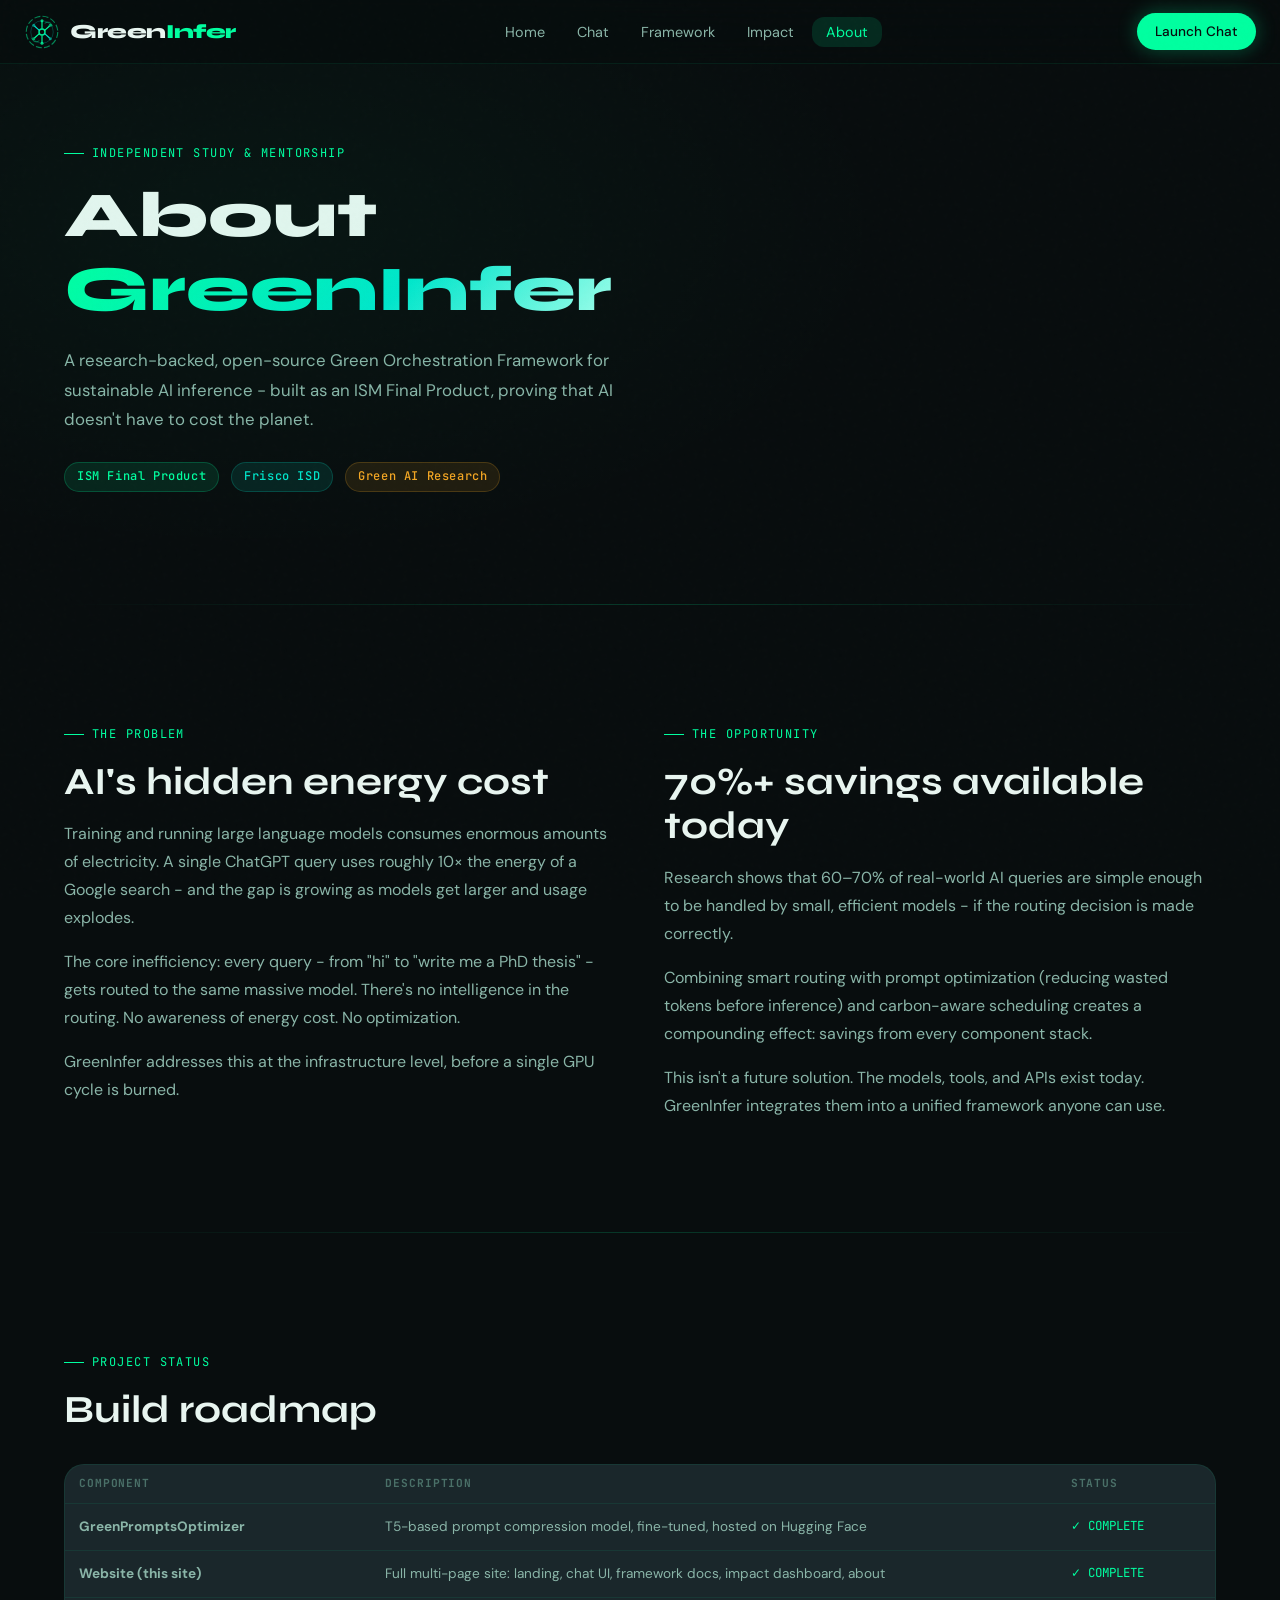
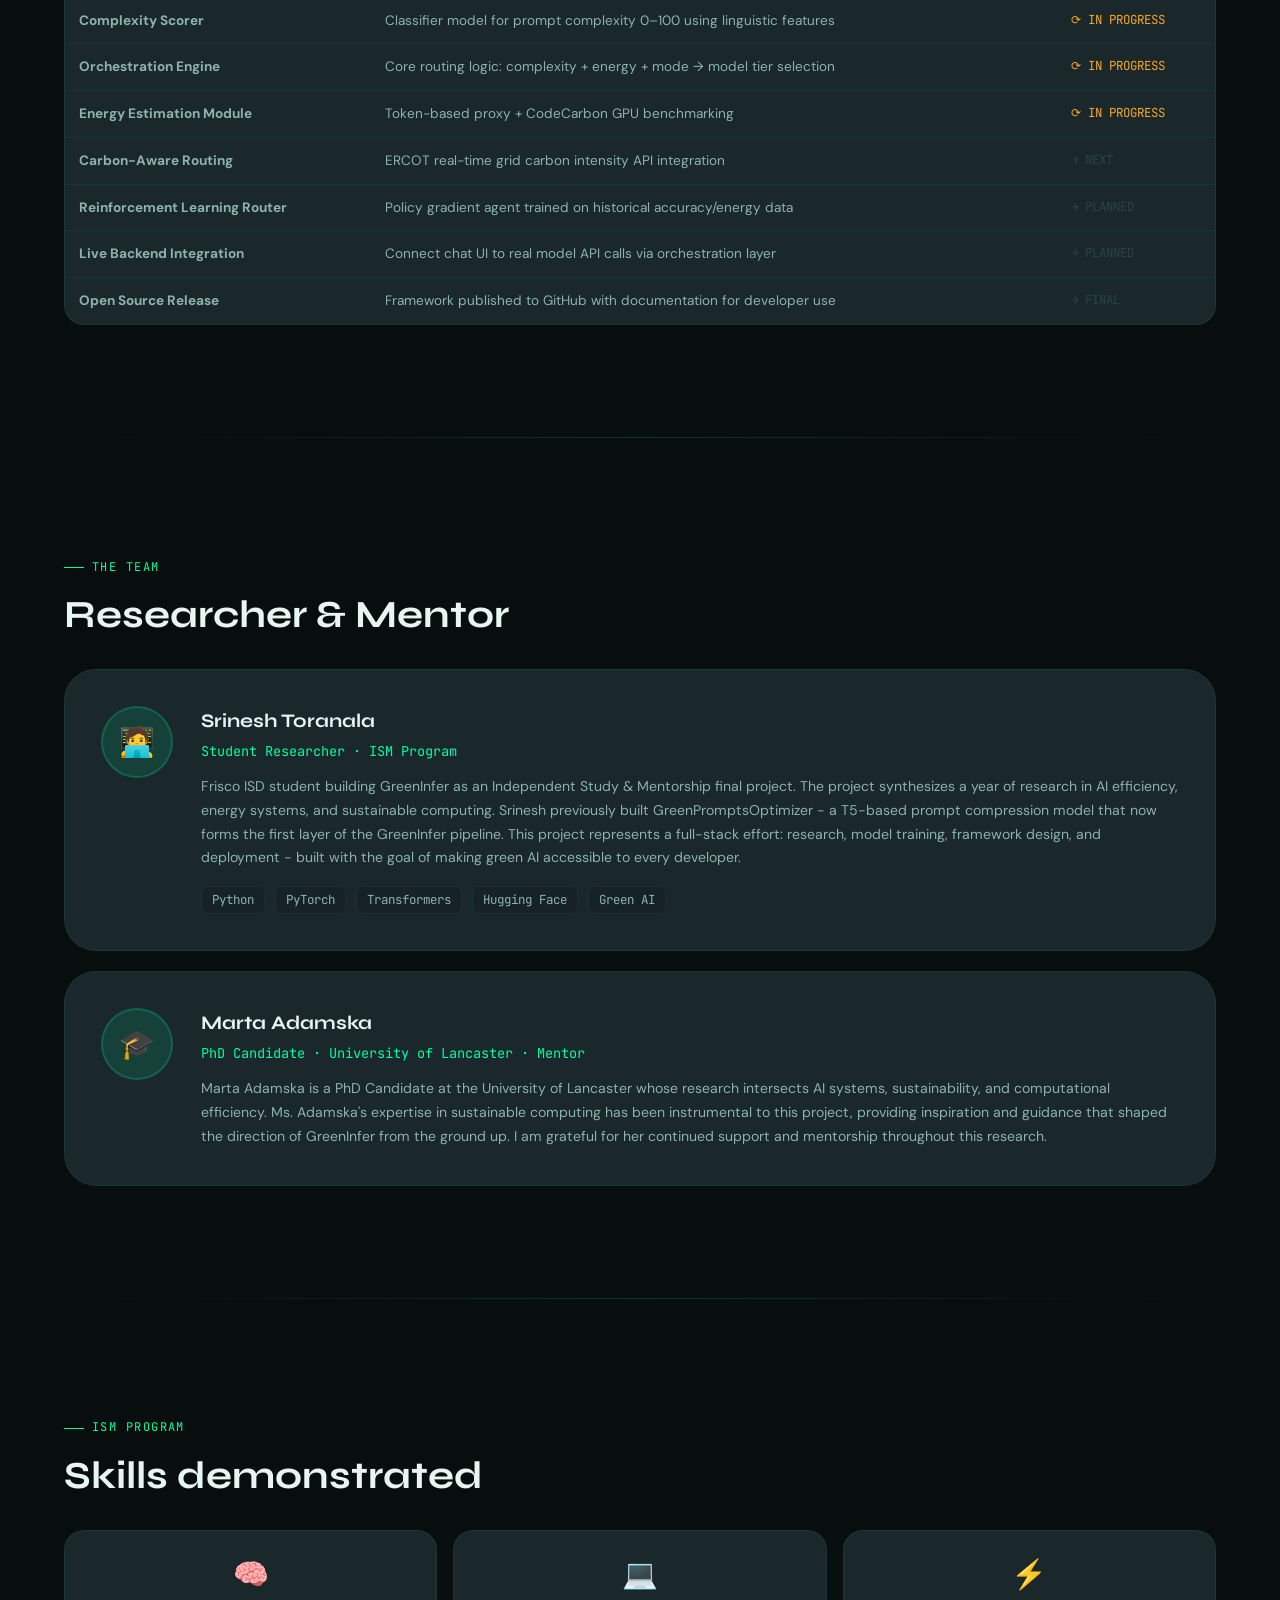
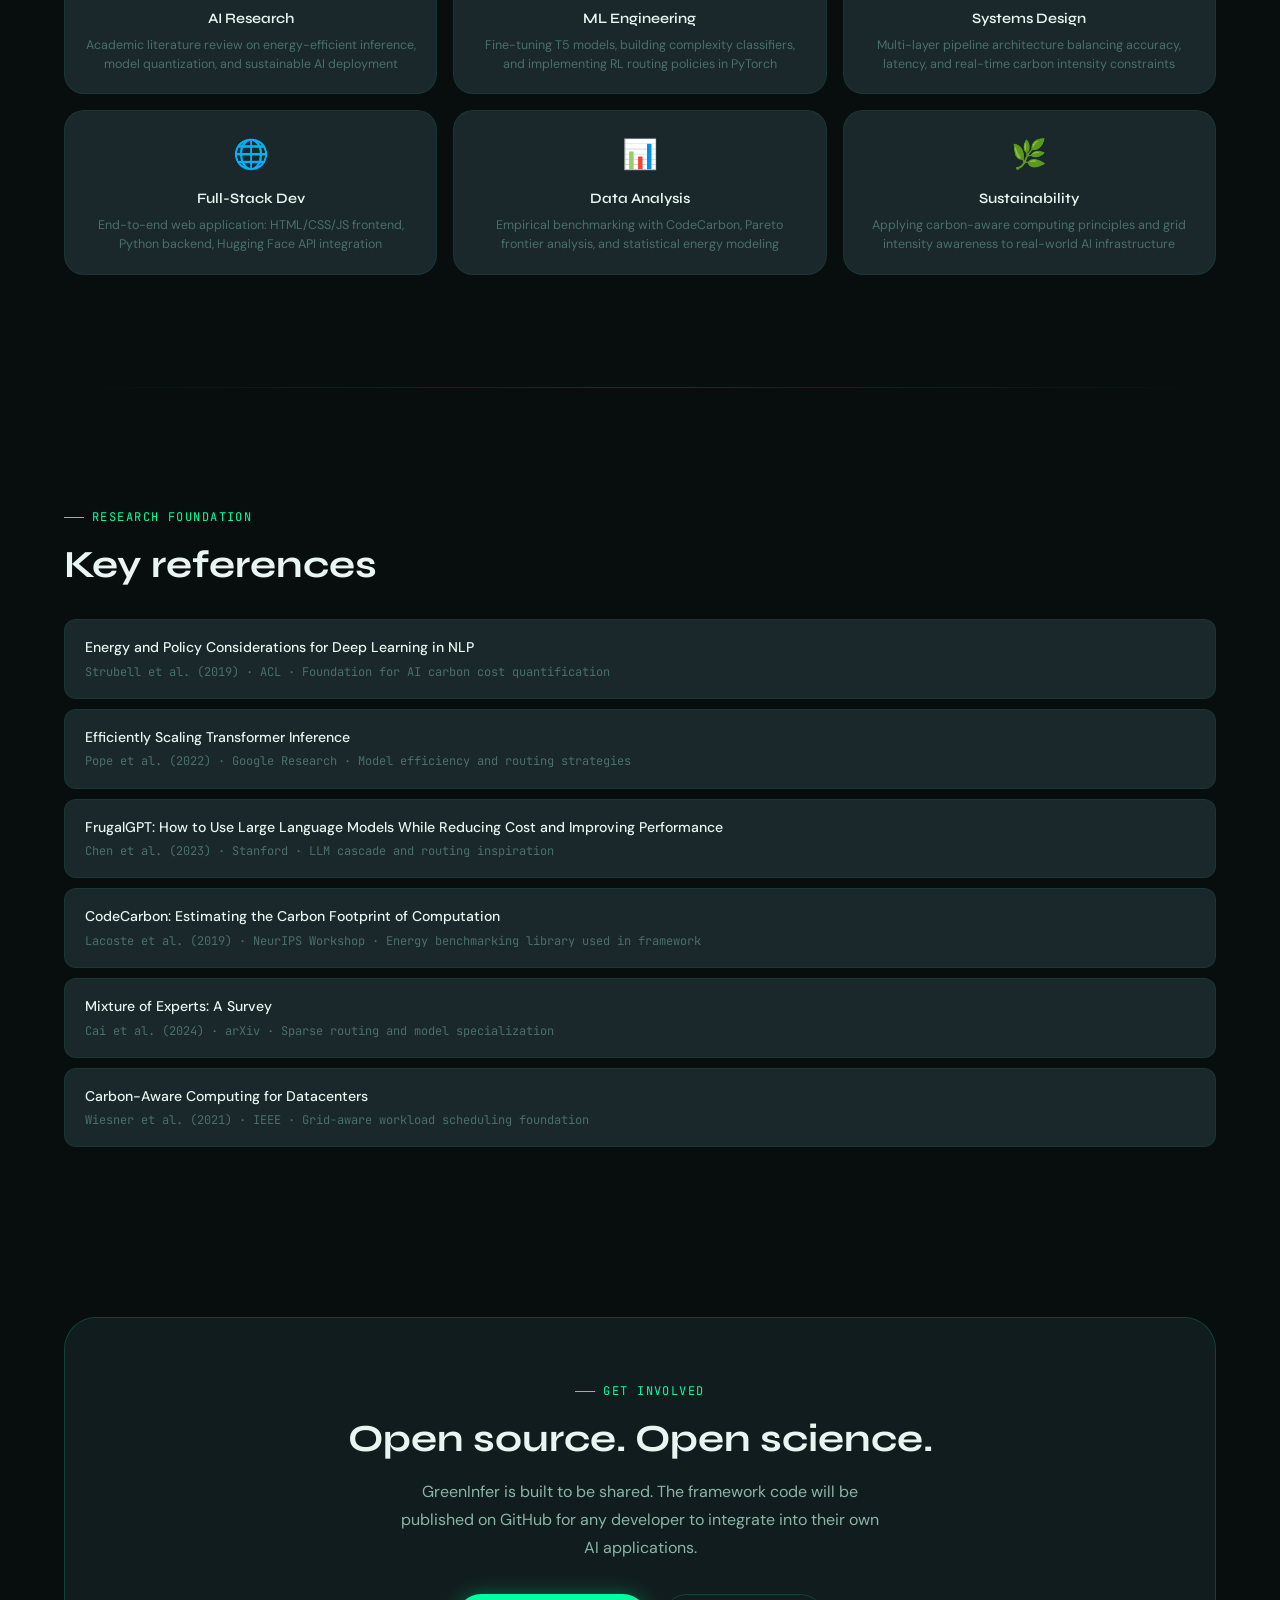
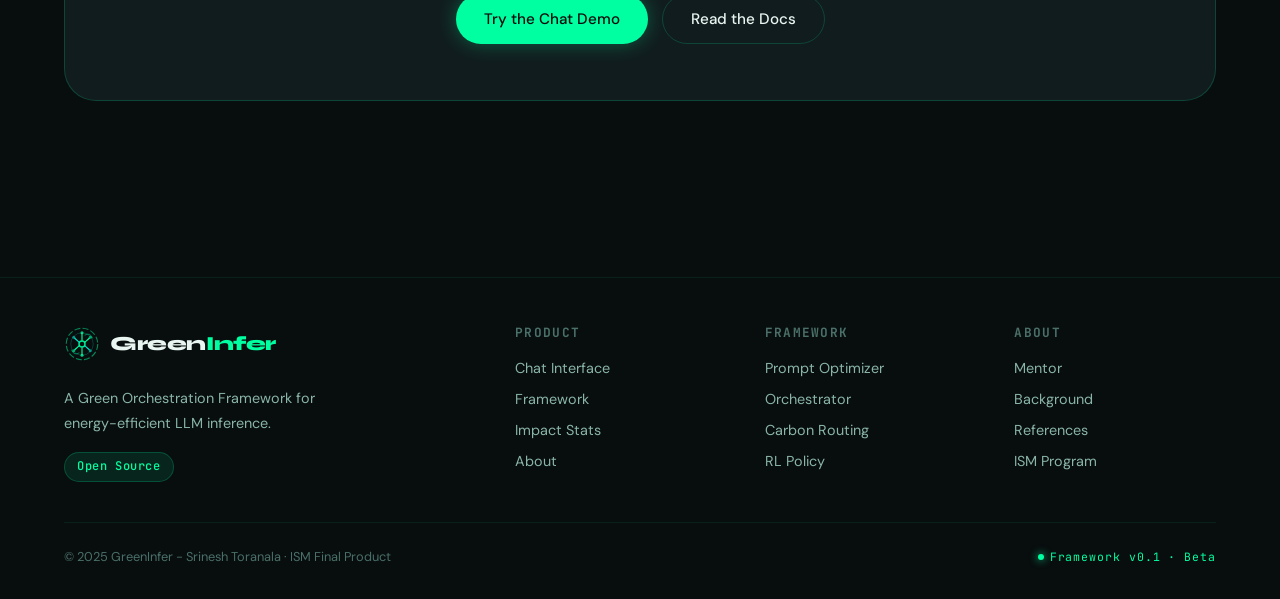
<file: about.html>
<!DOCTYPE html>
<html lang="en">
<head>
  <meta charset="UTF-8"/>
  <meta name="viewport" content="width=device-width, initial-scale=1.0"/>
  <title>GreenInfer - About the Project</title>
  <meta name="description" content="About GreenInfer - an ISM final product by Srinesh Toranala building a green orchestration framework for sustainable AI."/>
  <style>
/* ============================================================
   GreenInfer - Global Styles
   Aesthetic: Dark biomorphic tech - deep forest meets silicon
   ============================================================ */

@import url('https://fonts.googleapis.com/css2?family=Syne:wght@400;600;700;800&family=DM+Sans:ital,wght@0,300;0,400;0,500;1,300&family=JetBrains+Mono:wght@300;400;500&display=swap');

/* ── Variables ── */
:root {
  --bg-void:       #080d0e;
  --bg-deep:       #0b1214;
  --bg-surface:    #111c1e;
  --bg-raised:     #172226;
  --bg-card:       #1a272b;
  --border:        rgba(0, 255, 160, 0.08);
  --border-mid:    rgba(0, 255, 160, 0.18);
  --border-bright: rgba(0, 255, 160, 0.4);

  --green-core:    #00ffa0;
  --green-soft:    #00d484;
  --green-muted:   #009b62;
  --green-dim:     rgba(0, 255, 160, 0.12);
  --green-glow:    rgba(0, 255, 160, 0.06);

  --teal-accent:   #00e5cc;
  --amber-warn:    #f5a623;
  --red-alert:     #ff4d6d;

  --text-primary:  #e8f5f0;
  --text-secondary:#8ab5a8;
  --text-muted:    #4a7068;
  --text-dim:      #2a4540;

  --font-display:  'Syne', sans-serif;
  --font-body:     'DM Sans', sans-serif;
  --font-mono:     'JetBrains Mono', monospace;

  --radius-sm: 6px;
  --radius-md: 12px;
  --radius-lg: 20px;
  --radius-xl: 32px;

  --shadow-card:   0 4px 24px rgba(0,0,0,0.4), 0 0 0 1px var(--border);
  --shadow-glow:   0 0 40px rgba(0,255,160,0.12);
  --shadow-deep:   0 8px 48px rgba(0,0,0,0.6);

  --nav-height: 64px;
  --sidebar-width: 260px;
}

/* ── Reset ── */
*, *::before, *::after { box-sizing: border-box; margin: 0; padding: 0; }
html { scroll-behavior: smooth; }
body {
  font-family: var(--font-body);
  background: var(--bg-void);
  color: var(--text-primary);
  line-height: 1.6;
  -webkit-font-smoothing: antialiased;
  overflow-x: hidden;
}

/* ── Scrollbar ── */
::-webkit-scrollbar { width: 6px; height: 6px; }
::-webkit-scrollbar-track { background: var(--bg-deep); }
::-webkit-scrollbar-thumb { background: var(--green-muted); border-radius: 3px; }

/* ── Selection ── */
::selection { background: rgba(0,255,160,0.2); color: var(--green-core); }

/* ── Typography ── */
h1,h2,h3,h4,h5 { font-family: var(--font-display); font-weight: 700; line-height: 1.15; }
h1 { font-size: clamp(2.4rem, 5vw, 4.2rem); font-weight: 800; }
h2 { font-size: clamp(1.6rem, 3vw, 2.6rem); }
h3 { font-size: clamp(1.1rem, 2vw, 1.5rem); font-weight: 600; }
p  { color: var(--text-secondary); line-height: 1.75; }
a  { color: var(--green-core); text-decoration: none; }
a:hover { color: var(--teal-accent); }
code, pre { font-family: var(--font-mono); }

/* ── Utility ── */
.mono { font-family: var(--font-mono); }
.green { color: var(--green-core); }
.teal  { color: var(--teal-accent); }
.muted { color: var(--text-muted); }
.dim   { color: var(--text-dim); }

.container {
  max-width: 1200px;
  margin: 0 auto;
  padding: 0 24px;
}

.btn {
  display: inline-flex;
  align-items: center;
  gap: 8px;
  padding: 12px 28px;
  border-radius: var(--radius-xl);
  font-family: var(--font-body);
  font-weight: 500;
  font-size: 0.95rem;
  cursor: pointer;
  border: none;
  transition: all 0.2s ease;
  text-decoration: none;
  white-space: nowrap;
}

.btn-primary {
  background: var(--green-core);
  color: #080d0e;
  box-shadow: 0 0 20px rgba(0,255,160,0.3);
}
.btn-primary:hover {
  background: #1fffb0;
  color: #080d0e;
  box-shadow: 0 0 32px rgba(0,255,160,0.5);
  transform: translateY(-1px);
}

.btn-ghost {
  background: transparent;
  color: var(--text-primary);
  border: 1px solid var(--border-mid);
}
.btn-ghost:hover {
  border-color: var(--green-core);
  color: var(--green-core);
  background: var(--green-dim);
}

.btn-sm {
  padding: 8px 18px;
  font-size: 0.85rem;
}

/* ── Card ── */
.card {
  background: var(--bg-card);
  border: 1px solid var(--border);
  border-radius: var(--radius-lg);
  padding: 28px;
  box-shadow: var(--shadow-card);
  transition: border-color 0.2s, box-shadow 0.2s;
}
.card:hover {
  border-color: var(--border-mid);
  box-shadow: var(--shadow-card), var(--shadow-glow);
}

/* ── Badge ── */
.badge {
  display: inline-flex;
  align-items: center;
  gap: 6px;
  padding: 4px 12px;
  border-radius: var(--radius-xl);
  font-size: 0.75rem;
  font-weight: 500;
  font-family: var(--font-mono);
  letter-spacing: 0.05em;
}
.badge-green {
  background: rgba(0,255,160,0.1);
  color: var(--green-core);
  border: 1px solid rgba(0,255,160,0.2);
}
.badge-teal {
  background: rgba(0,229,204,0.1);
  color: var(--teal-accent);
  border: 1px solid rgba(0,229,204,0.2);
}
.badge-amber {
  background: rgba(245,166,35,0.1);
  color: var(--amber-warn);
  border: 1px solid rgba(245,166,35,0.2);
}

/* ── Divider ── */
.divider {
  height: 1px;
  background: linear-gradient(90deg, transparent, var(--border-mid), transparent);
  margin: 48px 0;
}

/* ── Dot pulse animation ── */
@keyframes pulse-dot {
  0%, 100% { opacity: 1; transform: scale(1); }
  50%       { opacity: 0.4; transform: scale(0.7); }
}
.pulse-dot {
  width: 8px; height: 8px;
  border-radius: 50%;
  background: var(--green-core);
  animation: pulse-dot 1.6s ease-in-out infinite;
  display: inline-block;
}

/* ── Glow ring ── */
.glow-ring {
  position: absolute;
  border-radius: 50%;
  pointer-events: none;
  filter: blur(60px);
  opacity: 0.15;
}

/* ── NAV ── */
.nav {
  position: fixed;
  top: 0; left: 0; right: 0;
  z-index: 1000;
  height: var(--nav-height);
  background: rgba(8,13,14,0.85);
  backdrop-filter: blur(20px) saturate(1.4);
  border-bottom: 1px solid var(--border);
  display: flex;
  align-items: center;
}

.nav-inner {
  width: 100%;
  max-width: 1280px;
  margin: 0 auto;
  padding: 0 24px;
  display: flex;
  align-items: center;
  justify-content: space-between;
  gap: 24px;
}

.nav-logo {
  display: flex;
  align-items: center;
  gap: 10px;
  text-decoration: none;
  flex-shrink: 0;
}

.nav-logo-icon {
  width: 36px;
  height: 36px;
  flex-shrink: 0;
}

.nav-logo-text {
  font-family: var(--font-display);
  font-weight: 800;
  font-size: 1.25rem;
  color: var(--text-primary);
  letter-spacing: -0.02em;
}
.nav-logo-text span { color: var(--green-core); }

.nav-links {
  display: flex;
  align-items: center;
  gap: 4px;
  list-style: none;
}
.nav-links a {
  padding: 6px 14px;
  border-radius: var(--radius-md);
  color: var(--text-secondary);
  font-size: 0.9rem;
  font-weight: 400;
  transition: all 0.15s;
}
.nav-links a:hover, .nav-links a.active {
  background: var(--green-dim);
  color: var(--green-core);
}

.nav-actions {
  display: flex;
  align-items: center;
  gap: 10px;
  flex-shrink: 0;
}

.nav-mobile-toggle {
  display: none;
  background: none;
  border: none;
  color: var(--text-primary);
  cursor: pointer;
  padding: 8px;
}

/* ── Footer ── */
.footer {
  border-top: 1px solid var(--border);
  padding: 48px 0 32px;
  margin-top: 80px;
}
.footer-inner {
  display: grid;
  grid-template-columns: 2fr 1fr 1fr 1fr;
  gap: 48px;
}
.footer-brand p {
  font-size: 0.9rem;
  margin-top: 12px;
  max-width: 260px;
}
.footer-col h4 {
  font-size: 0.8rem;
  letter-spacing: 0.1em;
  text-transform: uppercase;
  color: var(--text-muted);
  margin-bottom: 16px;
  font-family: var(--font-mono);
}
.footer-col a {
  display: block;
  color: var(--text-secondary);
  font-size: 0.9rem;
  margin-bottom: 8px;
  transition: color 0.15s;
}
.footer-col a:hover { color: var(--green-core); }
.footer-bottom {
  margin-top: 40px;
  padding-top: 24px;
  border-top: 1px solid var(--border);
  display: flex;
  justify-content: space-between;
  align-items: center;
  font-size: 0.8rem;
  color: var(--text-muted);
}

/* ── Animations ── */
@keyframes fadeUp {
  from { opacity: 0; transform: translateY(24px); }
  to   { opacity: 1; transform: translateY(0); }
}
@keyframes fadeIn {
  from { opacity: 0; }
  to   { opacity: 1; }
}
@keyframes slideRight {
  from { opacity: 0; transform: translateX(-16px); }
  to   { opacity: 1; transform: translateX(0); }
}
@keyframes floatY {
  0%, 100% { transform: translateY(0); }
  50%       { transform: translateY(-8px); }
}
@keyframes rotate-slow {
  from { transform: rotate(0deg); }
  to   { transform: rotate(360deg); }
}
@keyframes shimmer {
  0%   { background-position: -200% center; }
  100% { background-position: 200% center; }
}
@keyframes scanline {
  0%   { top: -4px; }
  100% { top: 100%; }
}

.animate-fadeUp { animation: fadeUp 0.6s ease forwards; }
.animate-fadeIn { animation: fadeIn 0.4s ease forwards; }
.delay-1 { animation-delay: 0.1s; opacity: 0; }
.delay-2 { animation-delay: 0.2s; opacity: 0; }
.delay-3 { animation-delay: 0.3s; opacity: 0; }
.delay-4 { animation-delay: 0.4s; opacity: 0; }
.delay-5 { animation-delay: 0.5s; opacity: 0; }
.delay-6 { animation-delay: 0.6s; opacity: 0; }

/* ── Section spacing ── */
.section { padding: 96px 0; }
.section-sm { padding: 64px 0; }

.section-label {
  display: inline-flex;
  align-items: center;
  gap: 8px;
  font-family: var(--font-mono);
  font-size: 0.75rem;
  letter-spacing: 0.12em;
  text-transform: uppercase;
  color: var(--green-core);
  margin-bottom: 16px;
}
.section-label::before {
  content: '';
  width: 20px; height: 1px;
  background: var(--green-core);
}

/* ── Grid layouts ── */
.grid-2 { display: grid; grid-template-columns: 1fr 1fr; gap: 24px; }
.grid-3 { display: grid; grid-template-columns: repeat(3, 1fr); gap: 24px; }
.grid-4 { display: grid; grid-template-columns: repeat(4, 1fr); gap: 20px; }

/* ── Stat card ── */
.stat-card {
  background: var(--bg-card);
  border: 1px solid var(--border);
  border-radius: var(--radius-lg);
  padding: 28px 24px;
  text-align: center;
  position: relative;
  overflow: hidden;
  transition: all 0.2s;
}
.stat-card::before {
  content: '';
  position: absolute;
  top: 0; left: 0; right: 0;
  height: 2px;
  background: linear-gradient(90deg, transparent, var(--green-core), transparent);
  opacity: 0;
  transition: opacity 0.2s;
}
.stat-card:hover::before { opacity: 1; }
.stat-card:hover {
  border-color: var(--border-mid);
  transform: translateY(-2px);
}
.stat-value {
  font-family: var(--font-display);
  font-size: 2.2rem;
  font-weight: 800;
  color: var(--green-core);
  line-height: 1;
  margin-bottom: 8px;
}
.stat-label {
  font-size: 0.82rem;
  color: var(--text-muted);
  font-family: var(--font-mono);
  letter-spacing: 0.05em;
  text-transform: uppercase;
}

/* ── Live indicator ── */
.live-badge {
  display: inline-flex;
  align-items: center;
  gap: 6px;
  font-family: var(--font-mono);
  font-size: 0.72rem;
  color: var(--green-core);
  letter-spacing: 0.08em;
}
.live-badge::before {
  content: '';
  width: 6px; height: 6px;
  border-radius: 50%;
  background: var(--green-core);
  box-shadow: 0 0 8px var(--green-core);
  animation: pulse-dot 1.4s ease-in-out infinite;
}

/* ── Tags ── */
.tag {
  display: inline-block;
  padding: 3px 10px;
  border-radius: var(--radius-sm);
  background: var(--bg-raised);
  color: var(--text-secondary);
  font-size: 0.78rem;
  font-family: var(--font-mono);
  border: 1px solid var(--border);
}

/* ── Gradient text ── */
.gradient-text {
  background: linear-gradient(135deg, var(--green-core) 0%, var(--teal-accent) 60%, #a8ffec 100%);
  -webkit-background-clip: text;
  -webkit-text-fill-color: transparent;
  background-clip: text;
}

/* ── Noise texture overlay ── */
body::before {
  content: '';
  position: fixed;
  inset: 0;
  background-image: url("data:image/svg+xml,%3Csvg viewBox='0 0 200 200' xmlns='http://www.w3.org/2000/svg'%3E%3Cfilter id='n'%3E%3CfeTurbulence type='fractalNoise' baseFrequency='0.9' numOctaves='4' stitchTiles='stitch'/%3E%3C/filter%3E%3Crect width='100%25' height='100%25' filter='url(%23n)' opacity='0.025'/%3E%3C/svg%3E");
  pointer-events: none;
  z-index: 9999;
  opacity: 0.4;
}

/* ── Responsive ── */
@media (max-width: 1024px) {
  .grid-4 { grid-template-columns: repeat(2, 1fr); }
  .footer-inner { grid-template-columns: 1fr 1fr; }
}
@media (max-width: 768px) {
  .nav-links { display: none; }
  .nav-mobile-toggle { display: flex; }
  .grid-2, .grid-3 { grid-template-columns: 1fr; }
  .grid-4 { grid-template-columns: 1fr 1fr; }
  .footer-inner { grid-template-columns: 1fr; gap: 32px; }
  .footer-bottom { flex-direction: column; gap: 8px; text-align: center; }
  .section { padding: 64px 0; }
}
@media (max-width: 480px) {
  .grid-4 { grid-template-columns: 1fr; }
  .container { padding: 0 16px; }
}

</style>
  <style>
    .about-hero {
      padding: calc(var(--nav-height) + 72px) 0 64px;
      position: relative;
    }
    .about-hero-bg {
      position: absolute;
      inset: 0;
      background: radial-gradient(ellipse 50% 60% at 20% 40%, rgba(0,255,160,0.04), transparent);
      pointer-events: none;
    }

    /* ── Timeline ── */
    .timeline {
      position: relative;
      padding-left: 32px;
    }
    .timeline::before {
      content: '';
      position: absolute;
      left: 7px; top: 8px; bottom: 0;
      width: 2px;
      background: linear-gradient(180deg, var(--green-core), var(--border) 80%, transparent);
    }
    .timeline-item {
      position: relative;
      margin-bottom: 40px;
    }
    .timeline-item::before {
      content: '';
      position: absolute;
      left: -28px; top: 6px;
      width: 12px; height: 12px;
      border-radius: 50%;
      background: var(--bg-void);
      border: 2px solid var(--green-core);
      box-shadow: 0 0 12px rgba(0,255,160,0.3);
    }
    .timeline-item.done::before { background: var(--green-core); }
    .timeline-date {
      font-family: var(--font-mono);
      font-size: 0.72rem;
      color: var(--green-core);
      letter-spacing: 0.06em;
      margin-bottom: 6px;
    }
    .timeline-title {
      font-family: var(--font-display);
      font-weight: 600;
      font-size: 0.95rem;
      margin-bottom: 4px;
    }
    .timeline-desc {
      font-size: 0.85rem;
      color: var(--text-muted);
      line-height: 1.55;
    }

    /* ── Person card ── */
    .person-card {
      background: var(--bg-card);
      border: 1px solid var(--border);
      border-radius: var(--radius-xl);
      padding: 36px;
      display: flex;
      gap: 28px;
      align-items: flex-start;
    }
    .person-avatar {
      width: 72px; height: 72px;
      border-radius: 50%;
      background: var(--green-dim);
      border: 2px solid var(--border-mid);
      display: flex;
      align-items: center;
      justify-content: center;
      font-size: 1.8rem;
      flex-shrink: 0;
    }
    .person-name {
      font-family: var(--font-display);
      font-weight: 700;
      font-size: 1.2rem;
      margin-bottom: 4px;
    }
    .person-role {
      font-size: 0.85rem;
      color: var(--green-core);
      font-family: var(--font-mono);
      margin-bottom: 12px;
    }
    .person-bio { font-size: 0.88rem; line-height: 1.7; }

    /* ── ISM badge grid ── */
    .ism-grid {
      display: grid;
      grid-template-columns: repeat(3, 1fr);
      gap: 16px;
    }
    .ism-card {
      background: var(--bg-card);
      border: 1px solid var(--border);
      border-radius: var(--radius-lg);
      padding: 20px;
      text-align: center;
      transition: all 0.2s;
    }
    .ism-card:hover {
      border-color: var(--border-mid);
      transform: translateY(-2px);
    }
    .ism-icon { font-size: 1.8rem; margin-bottom: 10px; }
    .ism-title { font-family: var(--font-display); font-weight: 600; font-size: 0.9rem; margin-bottom: 6px; }
    .ism-desc { font-size: 0.78rem; color: var(--text-muted); line-height: 1.5; }

    /* ── References ── */
    .ref-item {
      padding: 16px 20px;
      background: var(--bg-card);
      border: 1px solid var(--border);
      border-radius: var(--radius-md);
      margin-bottom: 10px;
      transition: border-color 0.15s;
    }
    .ref-item:hover { border-color: var(--border-mid); }
    .ref-title { font-size: 0.88rem; font-weight: 500; color: var(--text-primary); margin-bottom: 4px; }
    .ref-meta { font-size: 0.75rem; color: var(--text-muted); font-family: var(--font-mono); }

    /* ── What's built section ── */
    .built-table { width:100%; border-collapse:collapse; }
    .built-table th {
      padding:10px 14px;
      text-align:left;
      font-family:var(--font-mono);
      font-size:0.7rem;
      letter-spacing:0.08em;
      text-transform:uppercase;
      color:var(--text-muted);
      border-bottom:1px solid var(--border);
    }
    .built-table td {
      padding:12px 14px;
      font-size:0.85rem;
      color:var(--text-secondary);
      border-bottom:1px solid var(--border);
      vertical-align:top;
    }
    .built-table tr:last-child td { border-bottom:none; }
    .built-table .status-done  { color:var(--green-core); font-family:var(--font-mono); font-size:0.78rem; }
    .built-table .status-wip   { color:var(--amber-warn); font-family:var(--font-mono); font-size:0.78rem; }
    .built-table .status-next  { color:var(--text-dim);   font-family:var(--font-mono); font-size:0.78rem; }

    @media (max-width: 768px) {
      .person-card { flex-direction:column; }
      .ism-grid { grid-template-columns: 1fr 1fr; }
    }
    @media (max-width: 480px) {
      .ism-grid { grid-template-columns: 1fr; }
    }
  </style>
</head>
<body>

<!-- ── NAV ── -->
<nav class="nav">
  <div class="nav-inner">
    <a href="index.html" class="nav-logo">
      <img src="logo.svg" alt="GreenInfer Logo" class="nav-logo-icon"/>
      <span class="nav-logo-text">Green<span>Infer</span></span>
    </a>
    <ul class="nav-links">
      <li><a href="index.html">Home</a></li>
      <li><a href="chat.html">Chat</a></li>
      <li><a href="framework.html">Framework</a></li>
      <li><a href="impact.html">Impact</a></li>
      <li><a href="about.html" class="active">About</a></li>
    </ul>
    <div class="nav-actions">
      <a href="chat.html" class="btn btn-primary btn-sm">Launch Chat</a>
    </div>
    <button class="nav-mobile-toggle" id="nav-toggle" aria-label="Toggle menu">
      <svg width="22" height="22" viewBox="0 0 22 22" fill="currentColor">
        <rect y="3" width="22" height="2" rx="1"/>
        <rect y="10" width="22" height="2" rx="1"/>
        <rect y="17" width="22" height="2" rx="1"/>
      </svg>
    </button>
  </div>
</nav>

<!-- ── HERO ── -->
<section class="about-hero">
  <div class="about-hero-bg"></div>
  <div class="container">
    <div class="section-label">Independent Study & Mentorship</div>
    <h1 style="max-width:640px; margin-bottom:20px;">
      About<br/><span class="gradient-text">GreenInfer</span>
    </h1>
    <p style="max-width:580px; font-size:1.05rem; margin-bottom:28px;">
      A research-backed, open-source Green Orchestration Framework for sustainable AI inference - built as an ISM Final Product, proving that AI doesn't have to cost the planet.
    </p>
    <div style="display:flex; gap:12px; flex-wrap:wrap;">
      <span class="badge badge-green">ISM Final Product</span>
      <span class="badge badge-teal">Frisco ISD</span>
      <span class="badge badge-amber">Green AI Research</span>
    </div>
  </div>
</section>

<div class="container"><div class="divider"></div></div>

<!-- ── THE PROBLEM ── -->
<section class="section-sm" id="background">
  <div class="container">
    <div class="grid-2" style="gap:48px; align-items:start;">
      <div>
        <div class="section-label">The Problem</div>
        <h2 style="margin-bottom:16px;">AI's hidden energy cost</h2>
        <p style="margin-bottom:16px;">Training and running large language models consumes enormous amounts of electricity. A single ChatGPT query uses roughly 10× the energy of a Google search - and the gap is growing as models get larger and usage explodes.</p>
        <p style="margin-bottom:16px;">The core inefficiency: every query - from "hi" to "write me a PhD thesis" - gets routed to the same massive model. There's no intelligence in the routing. No awareness of energy cost. No optimization.</p>
        <p>GreenInfer addresses this at the infrastructure level, before a single GPU cycle is burned.</p>
      </div>
      <div>
        <div class="section-label">The Opportunity</div>
        <h2 style="margin-bottom:16px;">70%+ savings available today</h2>
        <p style="margin-bottom:16px;">Research shows that 60–70% of real-world AI queries are simple enough to be handled by small, efficient models - if the routing decision is made correctly.</p>
        <p style="margin-bottom:16px;">Combining smart routing with prompt optimization (reducing wasted tokens before inference) and carbon-aware scheduling creates a compounding effect: savings from every component stack.</p>
        <p>This isn't a future solution. The models, tools, and APIs exist today. GreenInfer integrates them into a unified framework anyone can use.</p>
      </div>
    </div>
  </div>
</section>

<div class="container"><div class="divider"></div></div>

<!-- ── WHAT'S BUILT ── -->
<section class="section-sm">
  <div class="container">
    <div class="section-label">Project Status</div>
    <h2 style="margin-bottom:32px;">Build roadmap</h2>
    <div style="background:var(--bg-card); border:1px solid var(--border); border-radius:var(--radius-lg); overflow:hidden;" class="scroll-reveal">
      <table class="built-table">
        <thead>
          <tr><th>Component</th><th>Description</th><th>Status</th></tr>
        </thead>
        <tbody>
          <tr>
            <td><strong>GreenPromptsOptimizer</strong></td>
            <td>T5-based prompt compression model, fine-tuned, hosted on Hugging Face</td>
            <td class="status-done">✓ COMPLETE</td>
          </tr>
          <tr>
            <td><strong>Website (this site)</strong></td>
            <td>Full multi-page site: landing, chat UI, framework docs, impact dashboard, about</td>
            <td class="status-done">✓ COMPLETE</td>
          </tr>
          <tr>
            <td><strong>Complexity Scorer</strong></td>
            <td>Classifier model for prompt complexity 0–100 using linguistic features</td>
            <td class="status-wip">⟳ IN PROGRESS</td>
          </tr>
          <tr>
            <td><strong>Orchestration Engine</strong></td>
            <td>Core routing logic: complexity + energy + mode → model tier selection</td>
            <td class="status-wip">⟳ IN PROGRESS</td>
          </tr>
          <tr>
            <td><strong>Energy Estimation Module</strong></td>
            <td>Token-based proxy + CodeCarbon GPU benchmarking</td>
            <td class="status-wip">⟳ IN PROGRESS</td>
          </tr>
          <tr>
            <td><strong>Carbon-Aware Routing</strong></td>
            <td>ERCOT real-time grid carbon intensity API integration</td>
            <td class="status-next">→ NEXT</td>
          </tr>
          <tr>
            <td><strong>Reinforcement Learning Router</strong></td>
            <td>Policy gradient agent trained on historical accuracy/energy data</td>
            <td class="status-next">→ PLANNED</td>
          </tr>
          <tr>
            <td><strong>Live Backend Integration</strong></td>
            <td>Connect chat UI to real model API calls via orchestration layer</td>
            <td class="status-next">→ PLANNED</td>
          </tr>
          <tr>
            <td><strong>Open Source Release</strong></td>
            <td>Framework published to GitHub with documentation for developer use</td>
            <td class="status-next">→ FINAL</td>
          </tr>
        </tbody>
      </table>
    </div>
  </div>
</section>

<div class="container"><div class="divider"></div></div>

<!-- ── PEOPLE ── -->
<section class="section-sm">
  <div class="container">
    <div class="section-label">The Team</div>
    <h2 style="margin-bottom:32px;">Researcher & Mentor</h2>
    <div style="display:flex; flex-direction:column; gap:20px;">

      <div class="person-card scroll-reveal">
        <div class="person-avatar">🧑‍💻</div>
        <div>
          <div class="person-name">Srinesh Toranala</div>
          <div class="person-role">Student Researcher · ISM Program</div>
          <p class="person-bio">
            Frisco ISD student building GreenInfer as an Independent Study & Mentorship final project. The project synthesizes a year of research in AI efficiency, energy systems, and sustainable computing. Srinesh previously built GreenPromptsOptimizer - a T5-based prompt compression model that now forms the first layer of the GreenInfer pipeline. This project represents a full-stack effort: research, model training, framework design, and deployment - built with the goal of making green AI accessible to every developer.
          </p>
          <div style="margin-top:16px; display:flex; gap:10px; flex-wrap:wrap;">
            <span class="tag">Python</span>
            <span class="tag">PyTorch</span>
            <span class="tag">Transformers</span>
            <span class="tag">Hugging Face</span>
            <span class="tag">Green AI</span>
          </div>
        </div>
      </div>

      <div class="person-card scroll-reveal" id="mentor">
        <div class="person-avatar">🎓</div>
        <div>
          <div class="person-name">Marta Adamska</div>
          <div class="person-role">PhD Candidate · University of Lancaster · Mentor</div>
          <p class="person-bio">
            Marta Adamska is a PhD Candidate at the University of Lancaster whose research intersects AI systems, sustainability, and computational efficiency. Ms. Adamska's expertise in sustainable computing has been instrumental to this project, providing inspiration and guidance that shaped the direction of GreenInfer from the ground up. I am grateful for her continued support and mentorship throughout this research.
          </p>
        </div>
      </div>
    </div>
  </div>
</section>

<div class="container"><div class="divider"></div></div>

<!-- ── ISM SKILLS ── -->
<section class="section-sm">
  <div class="container">
    <div class="section-label">ISM Program</div>
    <h2 style="margin-bottom:32px;">Skills demonstrated</h2>
    <div class="ism-grid scroll-reveal">
      <div class="ism-card">
        <div class="ism-icon">🧠</div>
        <div class="ism-title">AI Research</div>
        <div class="ism-desc">Academic literature review on energy-efficient inference, model quantization, and sustainable AI deployment</div>
      </div>
      <div class="ism-card">
        <div class="ism-icon">💻</div>
        <div class="ism-title">ML Engineering</div>
        <div class="ism-desc">Fine-tuning T5 models, building complexity classifiers, and implementing RL routing policies in PyTorch</div>
      </div>
      <div class="ism-card">
        <div class="ism-icon">⚡</div>
        <div class="ism-title">Systems Design</div>
        <div class="ism-desc">Multi-layer pipeline architecture balancing accuracy, latency, and real-time carbon intensity constraints</div>
      </div>
      <div class="ism-card">
        <div class="ism-icon">🌐</div>
        <div class="ism-title">Full-Stack Dev</div>
        <div class="ism-desc">End-to-end web application: HTML/CSS/JS frontend, Python backend, Hugging Face API integration</div>
      </div>
      <div class="ism-card">
        <div class="ism-icon">📊</div>
        <div class="ism-title">Data Analysis</div>
        <div class="ism-desc">Empirical benchmarking with CodeCarbon, Pareto frontier analysis, and statistical energy modeling</div>
      </div>
      <div class="ism-card">
        <div class="ism-icon">🌿</div>
        <div class="ism-title">Sustainability</div>
        <div class="ism-desc">Applying carbon-aware computing principles and grid intensity awareness to real-world AI infrastructure</div>
      </div>
    </div>
  </div>
</section>

<div class="container"><div class="divider"></div></div>

<!-- ── REFERENCES ── -->
<section class="section-sm" id="papers">
  <div class="container">
    <div class="section-label">Research Foundation</div>
    <h2 style="margin-bottom:32px;">Key references</h2>
    <div class="scroll-reveal">
      <div class="ref-item">
        <div class="ref-title">Energy and Policy Considerations for Deep Learning in NLP</div>
        <div class="ref-meta">Strubell et al. (2019) · ACL · Foundation for AI carbon cost quantification</div>
      </div>
      <div class="ref-item">
        <div class="ref-title">Efficiently Scaling Transformer Inference</div>
        <div class="ref-meta">Pope et al. (2022) · Google Research · Model efficiency and routing strategies</div>
      </div>
      <div class="ref-item">
        <div class="ref-title">FrugalGPT: How to Use Large Language Models While Reducing Cost and Improving Performance</div>
        <div class="ref-meta">Chen et al. (2023) · Stanford · LLM cascade and routing inspiration</div>
      </div>
      <div class="ref-item">
        <div class="ref-title">CodeCarbon: Estimating the Carbon Footprint of Computation</div>
        <div class="ref-meta">Lacoste et al. (2019) · NeurIPS Workshop · Energy benchmarking library used in framework</div>
      </div>
      <div class="ref-item">
        <div class="ref-title">Mixture of Experts: A Survey</div>
        <div class="ref-meta">Cai et al. (2024) · arXiv · Sparse routing and model specialization</div>
      </div>
      <div class="ref-item">
        <div class="ref-title">Carbon-Aware Computing for Datacenters</div>
        <div class="ref-meta">Wiesner et al. (2021) · IEEE · Grid-aware workload scheduling foundation</div>
      </div>
    </div>
  </div>
</section>

<!-- ── CTA ── -->
<section class="section">
  <div class="container">
    <div style="background:var(--bg-surface); border:1px solid var(--border-mid); border-radius:var(--radius-xl); padding:56px; text-align:center;" class="scroll-reveal">
      <div class="section-label" style="justify-content:center;">Get Involved</div>
      <h2 style="margin-bottom:16px;">Open source. Open science.</h2>
      <p style="max-width:480px; margin:0 auto 32px;">GreenInfer is built to be shared. The framework code will be published on GitHub for any developer to integrate into their own AI applications.</p>
      <div style="display:flex; gap:14px; justify-content:center; flex-wrap:wrap;">
        <a href="chat.html" class="btn btn-primary">Try the Chat Demo</a>
        <a href="framework.html" class="btn btn-ghost">Read the Docs</a>
      </div>
    </div>
  </div>
</section>

<!-- ── FOOTER ── -->
<footer class="footer">
  <div class="container">
    <div class="footer-inner">
      <div class="footer-brand">
        <a href="index.html" class="nav-logo" style="margin-bottom:12px; display:inline-flex;">
          <img src="logo.svg" alt="GreenInfer" class="nav-logo-icon"/>
          <span class="nav-logo-text">Green<span>Infer</span></span>
        </a>
        <p>A Green Orchestration Framework for energy-efficient LLM inference.</p>
        <div style="margin-top:16px;"><span class="badge badge-green">Open Source</span></div>
      </div>
      <div class="footer-col">
        <h4>Product</h4>
        <a href="chat.html">Chat Interface</a>
        <a href="framework.html">Framework</a>
        <a href="impact.html">Impact Stats</a>
        <a href="about.html">About</a>
      </div>
      <div class="footer-col">
        <h4>Framework</h4>
        <a href="framework.html#optimizer">Prompt Optimizer</a>
        <a href="framework.html#orchestrator">Orchestrator</a>
        <a href="framework.html#routing">Carbon Routing</a>
        <a href="framework.html#rl">RL Policy</a>
      </div>
      <div class="footer-col">
        <h4>About</h4>
        <a href="#mentor">Mentor</a>
        <a href="#background">Background</a>
        <a href="#papers">References</a>
        <a href="#ism">ISM Program</a>
      </div>
    </div>
    <div class="footer-bottom">
      <span>© 2025 GreenInfer - Srinesh Toranala · ISM Final Product</span>
      <span class="live-badge">Framework v0.1 · Beta</span>
    </div>
  </div>
</footer>

<script>
/* ============================================================
   GreenInfer - Shared JS
   ============================================================ */

// ── Nav active state ──
function setActiveNav() {
  const path = window.location.pathname.split('/').pop() || 'index.html';
  document.querySelectorAll('.nav-links a').forEach(a => {
    const href = a.getAttribute('href');
    if (href === path || (path === '' && href === 'index.html')) {
      a.classList.add('active');
    }
  });
}

// ── Mobile nav toggle ──
function initMobileNav() {
  const toggle = document.getElementById('nav-toggle');
  const navLinks = document.querySelector('.nav-links');
  if (!toggle) return;
  toggle.addEventListener('click', () => {
    navLinks.style.display = navLinks.style.display === 'flex' ? 'none' : 'flex';
    navLinks.style.flexDirection = 'column';
    navLinks.style.position = 'absolute';
    navLinks.style.top = '64px';
    navLinks.style.left = '0';
    navLinks.style.right = '0';
    navLinks.style.background = 'rgba(8,13,14,0.98)';
    navLinks.style.padding = '16px';
    navLinks.style.borderBottom = '1px solid rgba(0,255,160,0.1)';
  });
}

// ── Animate on scroll ──
function initScrollAnimations() {
  const observer = new IntersectionObserver((entries) => {
    entries.forEach(e => {
      if (e.isIntersecting) {
        e.target.style.opacity = '1';
        e.target.style.transform = 'translateY(0)';
        observer.unobserve(e.target);
      }
    });
  }, { threshold: 0.1, rootMargin: '0px 0px -40px 0px' });

  document.querySelectorAll('.scroll-reveal').forEach(el => {
    el.style.opacity = '0';
    el.style.transform = 'translateY(24px)';
    el.style.transition = 'opacity 0.6s ease, transform 0.6s ease';
    observer.observe(el);
  });
}

// ── Counter animation ──
function animateCounter(el, target, duration = 1800, suffix = '') {
  const start = performance.now();
  const isFloat = target % 1 !== 0;
  const update = (now) => {
    const progress = Math.min((now - start) / duration, 1);
    const ease = 1 - Math.pow(1 - progress, 3);
    const val = ease * target;
    el.textContent = (isFloat ? val.toFixed(1) : Math.floor(val).toLocaleString()) + suffix;
    if (progress < 1) requestAnimationFrame(update);
  };
  requestAnimationFrame(update);
}

function initCounters() {
  const observer = new IntersectionObserver((entries) => {
    entries.forEach(e => {
      if (e.isIntersecting) {
        const el = e.target;
        const target = parseFloat(el.dataset.target);
        const suffix = el.dataset.suffix || '';
        animateCounter(el, target, 1800, suffix);
        observer.unobserve(el);
      }
    });
  }, { threshold: 0.5 });
  document.querySelectorAll('.counter').forEach(el => observer.observe(el));
}

// ── Carbon mode indicator ──
const GRID_INTENSITY = {
  eco: { label: 'Grid: Clean', color: '#00ffa0', bar: 18 },
  moderate: { label: 'Grid: Moderate', color: '#f5a623', bar: 52 },
  high: { label: 'Grid: Heavy', color: '#ff4d6d', bar: 88 }
};

function setGridMode(mode) {
  const data = GRID_INTENSITY[mode];
  const indicator = document.getElementById('grid-indicator');
  const bar = document.getElementById('grid-bar');
  if (indicator) {
    indicator.textContent = data.label;
    indicator.style.color = data.color;
  }
  if (bar) {
    bar.style.width = data.bar + '%';
    bar.style.background = data.color;
  }
}

// ── Tooltip ──
function initTooltips() {
  document.querySelectorAll('[data-tooltip]').forEach(el => {
    const tip = document.createElement('div');
    tip.className = 'tooltip';
    tip.textContent = el.dataset.tooltip;
    tip.style.cssText = `
      position:absolute; background:#1a272b; color:#e8f5f0;
      font-size:0.78rem; font-family:var(--font-mono);
      padding:6px 10px; border-radius:6px; white-space:nowrap;
      border:1px solid rgba(0,255,160,0.2); z-index:100;
      pointer-events:none; opacity:0; transition:opacity 0.15s;
    `;
    document.body.appendChild(tip);
    el.addEventListener('mouseenter', (ev) => {
      const r = el.getBoundingClientRect();
      tip.style.left = r.left + 'px';
      tip.style.top = (r.top - 36 + window.scrollY) + 'px';
      tip.style.opacity = '1';
    });
    el.addEventListener('mouseleave', () => { tip.style.opacity = '0'; });
  });
}

// ── Energy formatter ──
function formatEnergy(wh) {
  if (wh < 1) return (wh * 1000).toFixed(2) + ' mWh';
  return wh.toFixed(3) + ' Wh';
}
function formatCO2(g) {
  if (g < 1) return (g * 1000).toFixed(2) + ' mg';
  return g.toFixed(3) + ' g CO₂';
}

// ── Init all ──
document.addEventListener('DOMContentLoaded', () => {
  setActiveNav();
  initMobileNav();
  initScrollAnimations();
  initCounters();
  initTooltips();
});

</script>
</body>
</html>
</file>
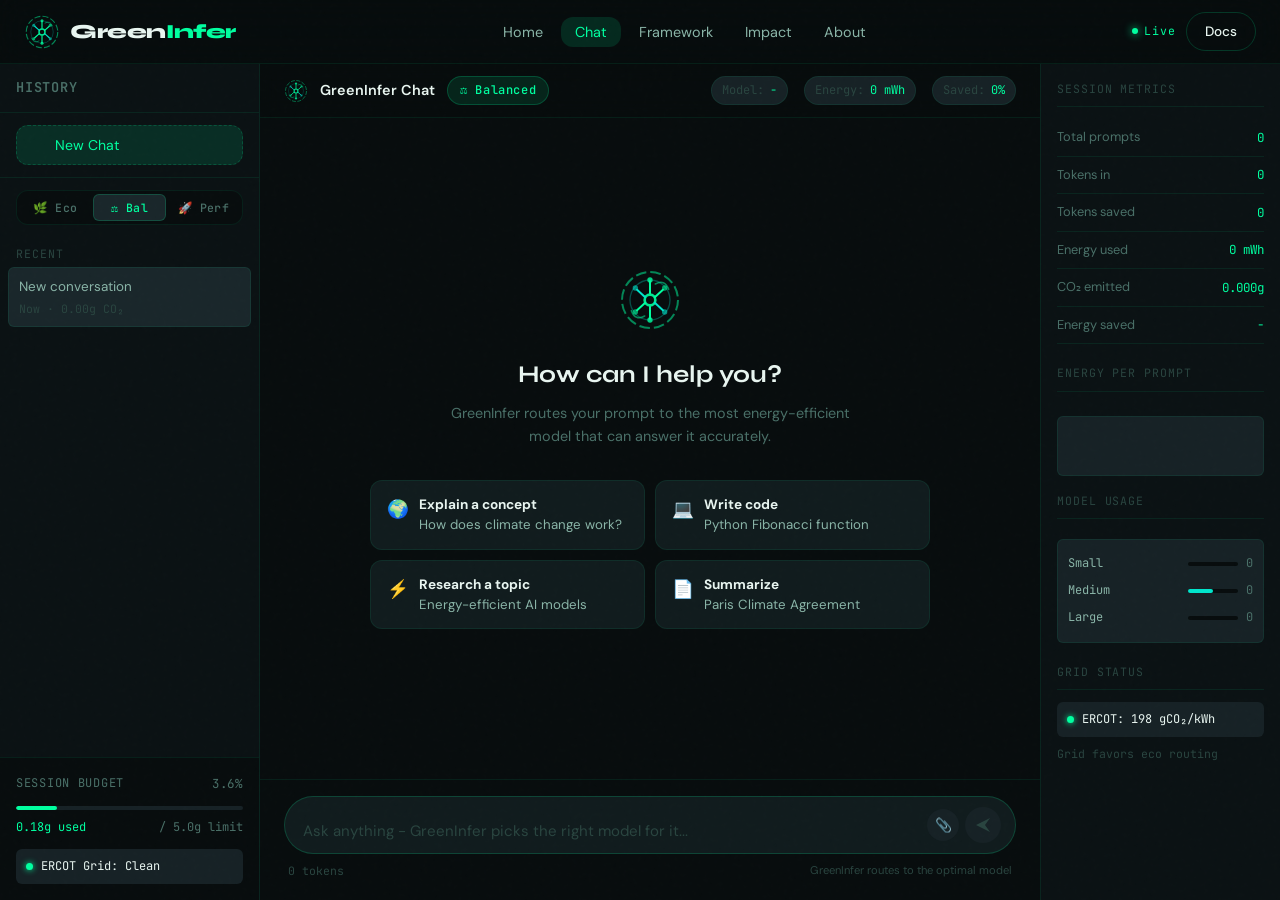
<file: chat.html>
<!DOCTYPE html>
<html lang="en">
<head>
  <meta charset="UTF-8"/>
  <meta name="viewport" content="width=device-width, initial-scale=1.0"/>
  <title>GreenInfer - Chat</title>
  <meta name="description" content="Chat with GreenInfer - the sustainable AI chatbot powered by the Green Orchestration Framework."/>
  <style>
/* ============================================================
   GreenInfer - Global Styles
   Aesthetic: Dark biomorphic tech - deep forest meets silicon
   ============================================================ */

@import url('https://fonts.googleapis.com/css2?family=Syne:wght@400;600;700;800&family=DM+Sans:ital,wght@0,300;0,400;0,500;1,300&family=JetBrains+Mono:wght@300;400;500&display=swap');

/* ── Variables ── */
:root {
  --bg-void:       #080d0e;
  --bg-deep:       #0b1214;
  --bg-surface:    #111c1e;
  --bg-raised:     #172226;
  --bg-card:       #1a272b;
  --border:        rgba(0, 255, 160, 0.08);
  --border-mid:    rgba(0, 255, 160, 0.18);
  --border-bright: rgba(0, 255, 160, 0.4);

  --green-core:    #00ffa0;
  --green-soft:    #00d484;
  --green-muted:   #009b62;
  --green-dim:     rgba(0, 255, 160, 0.12);
  --green-glow:    rgba(0, 255, 160, 0.06);

  --teal-accent:   #00e5cc;
  --amber-warn:    #f5a623;
  --red-alert:     #ff4d6d;

  --text-primary:  #e8f5f0;
  --text-secondary:#8ab5a8;
  --text-muted:    #4a7068;
  --text-dim:      #2a4540;

  --font-display:  'Syne', sans-serif;
  --font-body:     'DM Sans', sans-serif;
  --font-mono:     'JetBrains Mono', monospace;

  --radius-sm: 6px;
  --radius-md: 12px;
  --radius-lg: 20px;
  --radius-xl: 32px;

  --shadow-card:   0 4px 24px rgba(0,0,0,0.4), 0 0 0 1px var(--border);
  --shadow-glow:   0 0 40px rgba(0,255,160,0.12);
  --shadow-deep:   0 8px 48px rgba(0,0,0,0.6);

  --nav-height: 64px;
  --sidebar-width: 260px;
}

/* ── Reset ── */
*, *::before, *::after { box-sizing: border-box; margin: 0; padding: 0; }
html { scroll-behavior: smooth; }
body {
  font-family: var(--font-body);
  background: var(--bg-void);
  color: var(--text-primary);
  line-height: 1.6;
  -webkit-font-smoothing: antialiased;
  overflow-x: hidden;
}

/* ── Scrollbar ── */
::-webkit-scrollbar { width: 6px; height: 6px; }
::-webkit-scrollbar-track { background: var(--bg-deep); }
::-webkit-scrollbar-thumb { background: var(--green-muted); border-radius: 3px; }

/* ── Selection ── */
::selection { background: rgba(0,255,160,0.2); color: var(--green-core); }

/* ── Typography ── */
h1,h2,h3,h4,h5 { font-family: var(--font-display); font-weight: 700; line-height: 1.15; }
h1 { font-size: clamp(2.4rem, 5vw, 4.2rem); font-weight: 800; }
h2 { font-size: clamp(1.6rem, 3vw, 2.6rem); }
h3 { font-size: clamp(1.1rem, 2vw, 1.5rem); font-weight: 600; }
p  { color: var(--text-secondary); line-height: 1.75; }
a  { color: var(--green-core); text-decoration: none; }
a:hover { color: var(--teal-accent); }
code, pre { font-family: var(--font-mono); }

/* ── Utility ── */
.mono { font-family: var(--font-mono); }
.green { color: var(--green-core); }
.teal  { color: var(--teal-accent); }
.muted { color: var(--text-muted); }
.dim   { color: var(--text-dim); }

.container {
  max-width: 1200px;
  margin: 0 auto;
  padding: 0 24px;
}

.btn {
  display: inline-flex;
  align-items: center;
  gap: 8px;
  padding: 12px 28px;
  border-radius: var(--radius-xl);
  font-family: var(--font-body);
  font-weight: 500;
  font-size: 0.95rem;
  cursor: pointer;
  border: none;
  transition: all 0.2s ease;
  text-decoration: none;
  white-space: nowrap;
}

.btn-primary {
  background: var(--green-core);
  color: #080d0e;
  box-shadow: 0 0 20px rgba(0,255,160,0.3);
}
.btn-primary:hover {
  background: #1fffb0;
  color: #080d0e;
  box-shadow: 0 0 32px rgba(0,255,160,0.5);
  transform: translateY(-1px);
}

.btn-ghost {
  background: transparent;
  color: var(--text-primary);
  border: 1px solid var(--border-mid);
}
.btn-ghost:hover {
  border-color: var(--green-core);
  color: var(--green-core);
  background: var(--green-dim);
}

.btn-sm {
  padding: 8px 18px;
  font-size: 0.85rem;
}

/* ── Card ── */
.card {
  background: var(--bg-card);
  border: 1px solid var(--border);
  border-radius: var(--radius-lg);
  padding: 28px;
  box-shadow: var(--shadow-card);
  transition: border-color 0.2s, box-shadow 0.2s;
}
.card:hover {
  border-color: var(--border-mid);
  box-shadow: var(--shadow-card), var(--shadow-glow);
}

/* ── Badge ── */
.badge {
  display: inline-flex;
  align-items: center;
  gap: 6px;
  padding: 4px 12px;
  border-radius: var(--radius-xl);
  font-size: 0.75rem;
  font-weight: 500;
  font-family: var(--font-mono);
  letter-spacing: 0.05em;
}
.badge-green {
  background: rgba(0,255,160,0.1);
  color: var(--green-core);
  border: 1px solid rgba(0,255,160,0.2);
}
.badge-teal {
  background: rgba(0,229,204,0.1);
  color: var(--teal-accent);
  border: 1px solid rgba(0,229,204,0.2);
}
.badge-amber {
  background: rgba(245,166,35,0.1);
  color: var(--amber-warn);
  border: 1px solid rgba(245,166,35,0.2);
}

/* ── Divider ── */
.divider {
  height: 1px;
  background: linear-gradient(90deg, transparent, var(--border-mid), transparent);
  margin: 48px 0;
}

/* ── Dot pulse animation ── */
@keyframes pulse-dot {
  0%, 100% { opacity: 1; transform: scale(1); }
  50%       { opacity: 0.4; transform: scale(0.7); }
}
.pulse-dot {
  width: 8px; height: 8px;
  border-radius: 50%;
  background: var(--green-core);
  animation: pulse-dot 1.6s ease-in-out infinite;
  display: inline-block;
}

/* ── Glow ring ── */
.glow-ring {
  position: absolute;
  border-radius: 50%;
  pointer-events: none;
  filter: blur(60px);
  opacity: 0.15;
}

/* ── NAV ── */
.nav {
  position: fixed;
  top: 0; left: 0; right: 0;
  z-index: 1000;
  height: var(--nav-height);
  background: rgba(8,13,14,0.85);
  backdrop-filter: blur(20px) saturate(1.4);
  border-bottom: 1px solid var(--border);
  display: flex;
  align-items: center;
}

.nav-inner {
  width: 100%;
  max-width: 1280px;
  margin: 0 auto;
  padding: 0 24px;
  display: flex;
  align-items: center;
  justify-content: space-between;
  gap: 24px;
}

.nav-logo {
  display: flex;
  align-items: center;
  gap: 10px;
  text-decoration: none;
  flex-shrink: 0;
}

.nav-logo-icon {
  width: 36px;
  height: 36px;
  flex-shrink: 0;
}

.nav-logo-text {
  font-family: var(--font-display);
  font-weight: 800;
  font-size: 1.25rem;
  color: var(--text-primary);
  letter-spacing: -0.02em;
}
.nav-logo-text span { color: var(--green-core); }

.nav-links {
  display: flex;
  align-items: center;
  gap: 4px;
  list-style: none;
}
.nav-links a {
  padding: 6px 14px;
  border-radius: var(--radius-md);
  color: var(--text-secondary);
  font-size: 0.9rem;
  font-weight: 400;
  transition: all 0.15s;
}
.nav-links a:hover, .nav-links a.active {
  background: var(--green-dim);
  color: var(--green-core);
}

.nav-actions {
  display: flex;
  align-items: center;
  gap: 10px;
  flex-shrink: 0;
}

.nav-mobile-toggle {
  display: none;
  background: none;
  border: none;
  color: var(--text-primary);
  cursor: pointer;
  padding: 8px;
}

/* ── Footer ── */
.footer {
  border-top: 1px solid var(--border);
  padding: 48px 0 32px;
  margin-top: 80px;
}
.footer-inner {
  display: grid;
  grid-template-columns: 2fr 1fr 1fr 1fr;
  gap: 48px;
}
.footer-brand p {
  font-size: 0.9rem;
  margin-top: 12px;
  max-width: 260px;
}
.footer-col h4 {
  font-size: 0.8rem;
  letter-spacing: 0.1em;
  text-transform: uppercase;
  color: var(--text-muted);
  margin-bottom: 16px;
  font-family: var(--font-mono);
}
.footer-col a {
  display: block;
  color: var(--text-secondary);
  font-size: 0.9rem;
  margin-bottom: 8px;
  transition: color 0.15s;
}
.footer-col a:hover { color: var(--green-core); }
.footer-bottom {
  margin-top: 40px;
  padding-top: 24px;
  border-top: 1px solid var(--border);
  display: flex;
  justify-content: space-between;
  align-items: center;
  font-size: 0.8rem;
  color: var(--text-muted);
}

/* ── Animations ── */
@keyframes fadeUp {
  from { opacity: 0; transform: translateY(24px); }
  to   { opacity: 1; transform: translateY(0); }
}
@keyframes fadeIn {
  from { opacity: 0; }
  to   { opacity: 1; }
}
@keyframes slideRight {
  from { opacity: 0; transform: translateX(-16px); }
  to   { opacity: 1; transform: translateX(0); }
}
@keyframes floatY {
  0%, 100% { transform: translateY(0); }
  50%       { transform: translateY(-8px); }
}
@keyframes rotate-slow {
  from { transform: rotate(0deg); }
  to   { transform: rotate(360deg); }
}
@keyframes shimmer {
  0%   { background-position: -200% center; }
  100% { background-position: 200% center; }
}
@keyframes scanline {
  0%   { top: -4px; }
  100% { top: 100%; }
}

.animate-fadeUp { animation: fadeUp 0.6s ease forwards; }
.animate-fadeIn { animation: fadeIn 0.4s ease forwards; }
.delay-1 { animation-delay: 0.1s; opacity: 0; }
.delay-2 { animation-delay: 0.2s; opacity: 0; }
.delay-3 { animation-delay: 0.3s; opacity: 0; }
.delay-4 { animation-delay: 0.4s; opacity: 0; }
.delay-5 { animation-delay: 0.5s; opacity: 0; }
.delay-6 { animation-delay: 0.6s; opacity: 0; }

/* ── Section spacing ── */
.section { padding: 96px 0; }
.section-sm { padding: 64px 0; }

.section-label {
  display: inline-flex;
  align-items: center;
  gap: 8px;
  font-family: var(--font-mono);
  font-size: 0.75rem;
  letter-spacing: 0.12em;
  text-transform: uppercase;
  color: var(--green-core);
  margin-bottom: 16px;
}
.section-label::before {
  content: '';
  width: 20px; height: 1px;
  background: var(--green-core);
}

/* ── Grid layouts ── */
.grid-2 { display: grid; grid-template-columns: 1fr 1fr; gap: 24px; }
.grid-3 { display: grid; grid-template-columns: repeat(3, 1fr); gap: 24px; }
.grid-4 { display: grid; grid-template-columns: repeat(4, 1fr); gap: 20px; }

/* ── Stat card ── */
.stat-card {
  background: var(--bg-card);
  border: 1px solid var(--border);
  border-radius: var(--radius-lg);
  padding: 28px 24px;
  text-align: center;
  position: relative;
  overflow: hidden;
  transition: all 0.2s;
}
.stat-card::before {
  content: '';
  position: absolute;
  top: 0; left: 0; right: 0;
  height: 2px;
  background: linear-gradient(90deg, transparent, var(--green-core), transparent);
  opacity: 0;
  transition: opacity 0.2s;
}
.stat-card:hover::before { opacity: 1; }
.stat-card:hover {
  border-color: var(--border-mid);
  transform: translateY(-2px);
}
.stat-value {
  font-family: var(--font-display);
  font-size: 2.2rem;
  font-weight: 800;
  color: var(--green-core);
  line-height: 1;
  margin-bottom: 8px;
}
.stat-label {
  font-size: 0.82rem;
  color: var(--text-muted);
  font-family: var(--font-mono);
  letter-spacing: 0.05em;
  text-transform: uppercase;
}

/* ── Live indicator ── */
.live-badge {
  display: inline-flex;
  align-items: center;
  gap: 6px;
  font-family: var(--font-mono);
  font-size: 0.72rem;
  color: var(--green-core);
  letter-spacing: 0.08em;
}
.live-badge::before {
  content: '';
  width: 6px; height: 6px;
  border-radius: 50%;
  background: var(--green-core);
  box-shadow: 0 0 8px var(--green-core);
  animation: pulse-dot 1.4s ease-in-out infinite;
}

/* ── Tags ── */
.tag {
  display: inline-block;
  padding: 3px 10px;
  border-radius: var(--radius-sm);
  background: var(--bg-raised);
  color: var(--text-secondary);
  font-size: 0.78rem;
  font-family: var(--font-mono);
  border: 1px solid var(--border);
}

/* ── Gradient text ── */
.gradient-text {
  background: linear-gradient(135deg, var(--green-core) 0%, var(--teal-accent) 60%, #a8ffec 100%);
  -webkit-background-clip: text;
  -webkit-text-fill-color: transparent;
  background-clip: text;
}

/* ── Noise texture overlay ── */
body::before {
  content: '';
  position: fixed;
  inset: 0;
  background-image: url("data:image/svg+xml,%3Csvg viewBox='0 0 200 200' xmlns='http://www.w3.org/2000/svg'%3E%3Cfilter id='n'%3E%3CfeTurbulence type='fractalNoise' baseFrequency='0.9' numOctaves='4' stitchTiles='stitch'/%3E%3C/filter%3E%3Crect width='100%25' height='100%25' filter='url(%23n)' opacity='0.025'/%3E%3C/svg%3E");
  pointer-events: none;
  z-index: 9999;
  opacity: 0.4;
}

/* ── Responsive ── */
@media (max-width: 1024px) {
  .grid-4 { grid-template-columns: repeat(2, 1fr); }
  .footer-inner { grid-template-columns: 1fr 1fr; }
}
@media (max-width: 768px) {
  .nav-links { display: none; }
  .nav-mobile-toggle { display: flex; }
  .grid-2, .grid-3 { grid-template-columns: 1fr; }
  .grid-4 { grid-template-columns: 1fr 1fr; }
  .footer-inner { grid-template-columns: 1fr; gap: 32px; }
  .footer-bottom { flex-direction: column; gap: 8px; text-align: center; }
  .section { padding: 64px 0; }
}
@media (max-width: 480px) {
  .grid-4 { grid-template-columns: 1fr; }
  .container { padding: 0 16px; }
}

</style>
  <style>
    /* ── Chat layout ── */
    body { overflow: hidden; height: 100vh; }

    .chat-layout {
      display: flex;
      height: 100vh;
      padding-top: var(--nav-height);
    }

    /* ── Sidebar ── */
    .chat-sidebar {
      width: var(--sidebar-width);
      flex-shrink: 0;
      background: var(--bg-deep);
      border-right: 1px solid var(--border);
      display: flex;
      flex-direction: column;
      overflow: hidden;
    }
    .sidebar-header {
      padding: 16px;
      border-bottom: 1px solid var(--border);
      display: flex;
      align-items: center;
      justify-content: space-between;
    }
    .sidebar-header h3 {
      font-size: 0.85rem;
      color: var(--text-muted);
      font-family: var(--font-mono);
      letter-spacing: 0.06em;
      text-transform: uppercase;
    }
    .btn-new-chat {
      display: flex;
      align-items: center;
      gap: 8px;
      width: 100%;
      padding: 10px 16px;
      background: var(--green-dim);
      border: 1px dashed var(--border-mid);
      border-radius: var(--radius-md);
      color: var(--green-core);
      font-size: 0.88rem;
      font-family: var(--font-body);
      cursor: pointer;
      transition: all 0.15s;
      margin: 12px 16px;
      width: calc(100% - 32px);
    }
    .btn-new-chat:hover {
      background: rgba(0,255,160,0.15);
      border-color: var(--green-core);
    }
    .sidebar-section-label {
      padding: 8px 16px 4px;
      font-size: 0.72rem;
      font-family: var(--font-mono);
      color: var(--text-dim);
      letter-spacing: 0.08em;
      text-transform: uppercase;
    }
    .sidebar-history {
      flex: 1;
      overflow-y: auto;
      padding: 0 8px 16px;
    }
    .history-item {
      padding: 8px 10px;
      border-radius: var(--radius-sm);
      cursor: pointer;
      transition: background 0.15s;
      margin-bottom: 2px;
    }
    .history-item:hover { background: var(--bg-raised); }
    .history-item.active { background: var(--bg-card); border: 1px solid var(--border); }
    .history-title {
      font-size: 0.84rem;
      color: var(--text-secondary);
      white-space: nowrap;
      overflow: hidden;
      text-overflow: ellipsis;
    }
    .history-meta {
      font-size: 0.72rem;
      color: var(--text-dim);
      font-family: var(--font-mono);
      margin-top: 2px;
    }

    /* ── Sidebar carbon panel ── */
    .sidebar-carbon {
      padding: 16px;
      border-top: 1px solid var(--border);
      background: var(--bg-void);
    }
    .carbon-header {
      display: flex;
      justify-content: space-between;
      align-items: center;
      margin-bottom: 12px;
    }
    .carbon-header span {
      font-size: 0.75rem;
      font-family: var(--font-mono);
      color: var(--text-muted);
      text-transform: uppercase;
      letter-spacing: 0.06em;
    }
    .carbon-budget-bar {
      height: 4px;
      background: var(--bg-raised);
      border-radius: 2px;
      overflow: hidden;
      margin-bottom: 8px;
    }
    .carbon-budget-fill {
      height: 100%;
      border-radius: 2px;
      background: var(--green-core);
      transition: width 0.4s ease;
      width: 18%;
    }
    .carbon-nums {
      display: flex;
      justify-content: space-between;
      font-size: 0.75rem;
      font-family: var(--font-mono);
    }
    .carbon-nums .used { color: var(--green-core); }
    .carbon-nums .limit { color: var(--text-muted); }
    .grid-status {
      display: flex;
      align-items: center;
      gap: 8px;
      margin-top: 12px;
      padding: 8px 10px;
      background: var(--bg-raised);
      border-radius: var(--radius-sm);
      font-size: 0.78rem;
      font-family: var(--font-mono);
    }
    .grid-dot {
      width: 7px; height: 7px;
      border-radius: 50%;
      background: var(--green-core);
      box-shadow: 0 0 6px var(--green-core);
    }

    /* ── Mode switcher ── */
    .mode-switcher {
      padding: 12px 16px;
      border-top: 1px solid var(--border);
    }
    .mode-tabs {
      display: flex;
      background: var(--bg-void);
      border: 1px solid var(--border);
      border-radius: var(--radius-md);
      padding: 3px;
      gap: 2px;
    }
    .mode-tab {
      flex: 1;
      padding: 5px 0;
      font-size: 0.72rem;
      font-family: var(--font-mono);
      font-weight: 500;
      text-align: center;
      border-radius: var(--radius-sm);
      cursor: pointer;
      color: var(--text-muted);
      transition: all 0.15s;
      border: none;
      background: none;
      letter-spacing: 0.04em;
    }
    .mode-tab.active {
      background: var(--bg-card);
      color: var(--green-core);
      border: 1px solid var(--border-mid);
    }

    /* ── Main chat area ── */
    .chat-main {
      flex: 1;
      display: flex;
      flex-direction: column;
      overflow: hidden;
      background: var(--bg-void);
    }

    /* ── Chat header bar ── */
    .chat-header {
      padding: 12px 24px;
      border-bottom: 1px solid var(--border);
      display: flex;
      align-items: center;
      justify-content: space-between;
      background: rgba(8,13,14,0.7);
      backdrop-filter: blur(10px);
      flex-shrink: 0;
    }
    .chat-header-left {
      display: flex;
      align-items: center;
      gap: 12px;
    }
    .chat-title { font-size: 0.9rem; font-weight: 600; }
    .chat-header-metrics {
      display: flex;
      align-items: center;
      gap: 16px;
    }
    .metric-chip {
      display: flex;
      align-items: center;
      gap: 6px;
      padding: 4px 10px;
      background: var(--bg-raised);
      border: 1px solid var(--border);
      border-radius: var(--radius-xl);
      font-size: 0.75rem;
      font-family: var(--font-mono);
    }
    .metric-chip .label { color: var(--text-dim); }
    .metric-chip .value { color: var(--green-core); }

    /* ── Messages ── */
    .chat-messages {
      flex: 1;
      overflow-y: auto;
      padding: 32px 0;
      display: flex;
      flex-direction: column;
      gap: 8px;
    }
    .message-wrap {
      display: flex;
      gap: 0;
      padding: 4px 24px;
      animation: fadeUp 0.3s ease forwards;
    }
    .message-wrap.user { justify-content: flex-end; }
    .message-wrap.assistant { justify-content: flex-start; }

    .message-bubble {
      max-width: 700px;
      width: 100%;
    }
    .message-wrap.user .message-bubble { max-width: 520px; }

    .message-header {
      display: flex;
      align-items: center;
      gap: 10px;
      margin-bottom: 6px;
    }
    .message-wrap.user .message-header { justify-content: flex-end; }
    .message-avatar {
      width: 28px; height: 28px;
      border-radius: 50%;
      display: flex;
      align-items: center;
      justify-content: center;
      font-size: 0.75rem;
      font-weight: 600;
      flex-shrink: 0;
    }
    .avatar-ai {
      background: var(--green-dim);
      border: 1px solid var(--border-mid);
    }
    .avatar-user {
      background: rgba(0,229,204,0.15);
      border: 1px solid rgba(0,229,204,0.2);
      color: var(--teal-accent);
    }
    .message-sender {
      font-size: 0.8rem;
      font-weight: 600;
      color: var(--text-secondary);
    }
    .message-time {
      font-size: 0.7rem;
      color: var(--text-dim);
      font-family: var(--font-mono);
    }
    .message-body {
      background: var(--bg-surface);
      border: 1px solid var(--border);
      border-radius: var(--radius-md);
      padding: 16px 18px;
      font-size: 0.92rem;
      line-height: 1.75;
      color: var(--text-primary);
    }
    .message-wrap.user .message-body {
      background: var(--bg-raised);
      border-color: var(--border-mid);
    }

    /* ── Inference metadata card ── */
    .inference-meta {
      display: flex;
      flex-wrap: wrap;
      gap: 8px;
      margin-top: 8px;
    }
    .meta-tag {
      display: flex;
      align-items: center;
      gap: 5px;
      padding: 3px 9px;
      background: var(--bg-raised);
      border: 1px solid var(--border);
      border-radius: var(--radius-xl);
      font-size: 0.72rem;
      font-family: var(--font-mono);
      color: var(--text-muted);
    }
    .meta-tag .dot {
      width: 5px; height: 5px;
      border-radius: 50%;
    }
    .meta-tag.energy .dot { background: var(--green-core); }
    .meta-tag.model  .dot { background: var(--teal-accent); }
    .meta-tag.tokens .dot { background: var(--amber-warn); }
    .meta-tag.co2   .dot { background: #a8ffec; }

    /* ── Empty state ── */
    .chat-empty {
      flex: 1;
      display: flex;
      flex-direction: column;
      align-items: center;
      justify-content: center;
      padding: 48px 24px;
      text-align: center;
    }
    .empty-logo {
      width: 64px; height: 64px;
      margin-bottom: 24px;
      animation: floatY 3s ease-in-out infinite;
    }
    .empty-title {
      font-family: var(--font-display);
      font-size: 1.5rem;
      font-weight: 700;
      margin-bottom: 8px;
    }
    .empty-sub {
      font-size: 0.9rem;
      color: var(--text-muted);
      margin-bottom: 32px;
      max-width: 400px;
    }
    .suggestion-grid {
      display: grid;
      grid-template-columns: repeat(2, 1fr);
      gap: 10px;
      max-width: 560px;
      width: 100%;
    }
    .suggestion-card {
      background: var(--bg-surface);
      border: 1px solid var(--border);
      border-radius: var(--radius-md);
      padding: 14px 16px;
      cursor: pointer;
      text-align: left;
      transition: all 0.15s;
      display: flex;
      align-items: flex-start;
      gap: 10px;
    }
    .suggestion-card:hover {
      border-color: var(--green-core);
      background: var(--green-dim);
    }
    .suggestion-icon { font-size: 1.1rem; flex-shrink: 0; }
    .suggestion-text { font-size: 0.83rem; color: var(--text-secondary); line-height: 1.4; }
    .suggestion-text strong { display: block; color: var(--text-primary); font-size: 0.85rem; margin-bottom: 2px; }

    /* ── Input area ── */
    .chat-input-area {
      padding: 16px 24px 20px;
      background: var(--bg-void);
      border-top: 1px solid var(--border);
      flex-shrink: 0;
    }
    .input-wrapper {
      max-width: 760px;
      margin: 0 auto;
    }
    .input-box {
      display: flex;
      align-items: flex-end;
      gap: 10px;
      background: var(--bg-surface);
      border: 1px solid var(--border-mid);
      border-radius: var(--radius-xl);
      padding: 10px 14px 10px 18px;
      transition: border-color 0.2s, box-shadow 0.2s;
    }
    .input-box:focus-within {
      border-color: var(--green-core);
      box-shadow: 0 0 0 3px rgba(0,255,160,0.08);
    }
    #chat-input {
      flex: 1;
      background: none;
      border: none;
      outline: none;
      color: var(--text-primary);
      font-family: var(--font-body);
      font-size: 0.94rem;
      line-height: 1.6;
      resize: none;
      max-height: 140px;
      min-height: 24px;
    }
    #chat-input::placeholder { color: var(--text-dim); }
    .input-actions {
      display: flex;
      align-items: center;
      gap: 6px;
      flex-shrink: 0;
    }
    .input-action-btn {
      width: 32px; height: 32px;
      border-radius: 50%;
      border: none;
      background: var(--bg-raised);
      color: var(--text-muted);
      cursor: pointer;
      display: flex;
      align-items: center;
      justify-content: center;
      transition: all 0.15s;
      font-size: 0.85rem;
    }
    .input-action-btn:hover { background: var(--bg-card); color: var(--text-primary); }
    .send-btn {
      width: 36px; height: 36px;
      border-radius: 50%;
      border: none;
      background: var(--green-core);
      color: #080d0e;
      cursor: pointer;
      display: flex;
      align-items: center;
      justify-content: center;
      transition: all 0.15s;
      font-size: 1rem;
    }
    .send-btn:hover { background: #1fffb0; transform: scale(1.05); }
    .send-btn:disabled { background: var(--bg-raised); color: var(--text-dim); transform: none; cursor: not-allowed; }

    .input-footer {
      display: flex;
      justify-content: space-between;
      align-items: center;
      margin-top: 8px;
      padding: 0 4px;
    }
    .input-footer-left {
      font-size: 0.72rem;
      color: var(--text-dim);
      font-family: var(--font-mono);
    }
    .input-footer-right {
      font-size: 0.72rem;
      color: var(--text-dim);
    }

    /* ── Typing indicator ── */
    .typing-indicator {
      display: none;
      align-items: center;
      gap: 5px;
      padding: 4px 24px;
    }
    .typing-indicator.show { display: flex; }
    .typing-dot {
      width: 7px; height: 7px;
      border-radius: 50%;
      background: var(--green-core);
      animation: pulse-dot 1.2s ease-in-out infinite;
    }
    .typing-dot:nth-child(2) { animation-delay: 0.2s; }
    .typing-dot:nth-child(3) { animation-delay: 0.4s; }
    .typing-text {
      font-size: 0.78rem;
      color: var(--text-muted);
      font-family: var(--font-mono);
      margin-left: 6px;
    }

    /* ── Right panel (metrics) ── */
    .chat-metrics-panel {
      width: 240px;
      flex-shrink: 0;
      border-left: 1px solid var(--border);
      background: var(--bg-deep);
      display: flex;
      flex-direction: column;
      overflow-y: auto;
      padding: 16px;
    }
    .metrics-section-title {
      font-size: 0.72rem;
      font-family: var(--font-mono);
      color: var(--text-dim);
      letter-spacing: 0.08em;
      text-transform: uppercase;
      margin-bottom: 12px;
      padding-bottom: 8px;
      border-bottom: 1px solid var(--border);
    }
    .metric-row {
      display: flex;
      justify-content: space-between;
      align-items: center;
      padding: 8px 0;
      border-bottom: 1px solid var(--border);
      font-size: 0.8rem;
    }
    .metric-row:last-of-type { border-bottom: none; }
    .metric-row .key { color: var(--text-muted); }
    .metric-row .val { font-family: var(--font-mono); color: var(--green-core); font-size: 0.78rem; }
    .metrics-chart {
      height: 60px;
      position: relative;
      margin: 12px 0;
      background: var(--bg-raised);
      border-radius: var(--radius-sm);
      border: 1px solid var(--border);
      overflow: hidden;
      display: flex;
      align-items: flex-end;
      padding: 4px 4px 0;
      gap: 3px;
    }
    .chart-bar {
      flex: 1;
      background: var(--green-core);
      border-radius: 2px 2px 0 0;
      opacity: 0.7;
      min-width: 6px;
      transition: height 0.4s ease;
    }
    .model-routing-viz {
      background: var(--bg-raised);
      border: 1px solid var(--border);
      border-radius: var(--radius-sm);
      padding: 10px;
      margin-top: 8px;
    }
    .model-route-row {
      display: flex;
      align-items: center;
      gap: 8px;
      padding: 4px 0;
      font-size: 0.75rem;
      font-family: var(--font-mono);
    }
    .model-route-name { color: var(--text-secondary); flex: 1; }
    .model-route-count { color: var(--text-muted); }
    .model-route-bar-wrap { width: 50px; height: 4px; background: var(--bg-void); border-radius: 2px; }
    .model-route-bar { height: 100%; border-radius: 2px; background: var(--green-core); }

    /* ── Responsive sidebar hide ── */
    @media (max-width: 1200px) {
      .chat-metrics-panel { display: none; }
    }
    @media (max-width: 900px) {
      .chat-sidebar { display: none; }
    }
    @media (max-width: 600px) {
      .suggestion-grid { grid-template-columns: 1fr; }
      .chat-header-metrics { display: none; }
    }
  </style>
</head>
<body>

<!-- ── NAV ── -->
<nav class="nav">
  <div class="nav-inner">
    <a href="index.html" class="nav-logo">
      <img src="logo.svg" alt="GreenInfer Logo" class="nav-logo-icon"/>
      <span class="nav-logo-text">Green<span>Infer</span></span>
    </a>
    <ul class="nav-links">
      <li><a href="index.html">Home</a></li>
      <li><a href="chat.html" class="active">Chat</a></li>
      <li><a href="framework.html">Framework</a></li>
      <li><a href="impact.html">Impact</a></li>
      <li><a href="about.html">About</a></li>
    </ul>
    <div class="nav-actions">
      <span class="live-badge">Live</span>
      <a href="framework.html" class="btn btn-ghost btn-sm">Docs</a>
    </div>
    <button class="nav-mobile-toggle" id="nav-toggle" aria-label="Toggle menu">
      <svg width="22" height="22" viewBox="0 0 22 22" fill="currentColor">
        <rect y="3" width="22" height="2" rx="1"/>
        <rect y="10" width="22" height="2" rx="1"/>
        <rect y="17" width="22" height="2" rx="1"/>
      </svg>
    </button>
  </div>
</nav>

<!-- ── CHAT LAYOUT ── -->
<div class="chat-layout">

  <!-- LEFT SIDEBAR -->
  <aside class="chat-sidebar">
    <div class="sidebar-header">
      <h3>History</h3>
    </div>
    <button class="btn-new-chat" id="new-chat-btn">
      <svg width="14" height="14" viewBox="0 0 14 14" fill="currentColor"><path d="M7 1v12M1 7h12"/></svg>
      New Chat
    </button>

    <div class="mode-switcher">
      <div class="mode-tabs">
        <button class="mode-tab" data-mode="eco">🌿 Eco</button>
        <button class="mode-tab active" data-mode="balanced">⚖️ Bal</button>
        <button class="mode-tab" data-mode="performance">🚀 Perf</button>
      </div>
    </div>

    <div class="sidebar-section-label">Recent</div>
    <div class="sidebar-history" id="sidebar-history">
      <div class="history-item active">
        <div class="history-title">New conversation</div>
        <div class="history-meta">Now · 0.00g CO₂</div>
      </div>
    </div>

    <div class="sidebar-carbon">
      <div class="carbon-header">
        <span>Session Budget</span>
        <span id="budget-pct" class="green mono" style="font-size:0.78rem;">3.6%</span>
      </div>
      <div class="carbon-budget-bar">
        <div class="carbon-budget-fill" id="budget-fill"></div>
      </div>
      <div class="carbon-nums">
        <span class="used" id="budget-used">0.18g used</span>
        <span class="limit">/ 5.0g limit</span>
      </div>
      <div class="grid-status">
        <div class="grid-dot" id="grid-dot"></div>
        <span id="grid-label" class="mono" style="font-size:0.75rem;">ERCOT Grid: Clean</span>
      </div>
    </div>
  </aside>

  <!-- MAIN CHAT -->
  <main class="chat-main" id="chat-main">

    <!-- Header bar -->
    <div class="chat-header">
      <div class="chat-header-left">
        <img src="logo.svg" width="24" height="24" alt=""/>
        <span class="chat-title">GreenInfer Chat</span>
        <span class="badge badge-green" id="mode-badge">⚖️ Balanced</span>
      </div>
      <div class="chat-header-metrics">
        <div class="metric-chip">
          <span class="label">Model:</span>
          <span class="value" id="current-model">-</span>
        </div>
        <div class="metric-chip">
          <span class="label">Energy:</span>
          <span class="value" id="session-energy">0 mWh</span>
        </div>
        <div class="metric-chip">
          <span class="label">Saved:</span>
          <span class="value" id="session-saved">0%</span>
        </div>
      </div>
    </div>

    <!-- Messages container -->
    <div class="chat-messages" id="chat-messages">

      <!-- Empty state -->
      <div class="chat-empty" id="chat-empty">
        <img src="logo.svg" alt="GreenInfer" class="empty-logo"/>
        <div class="empty-title">How can I help you?</div>
        <div class="empty-sub">GreenInfer routes your prompt to the most energy-efficient model that can answer it accurately.</div>
        <div class="suggestion-grid">
          <div class="suggestion-card" onclick="useSuggestion('Explain climate change in simple terms')">
            <span class="suggestion-icon">🌍</span>
            <span class="suggestion-text"><strong>Explain a concept</strong>How does climate change work?</span>
          </div>
          <div class="suggestion-card" onclick="useSuggestion('Write a Python function to calculate Fibonacci numbers')">
            <span class="suggestion-icon">💻</span>
            <span class="suggestion-text"><strong>Write code</strong>Python Fibonacci function</span>
          </div>
          <div class="suggestion-card" onclick="useSuggestion('What are the most energy efficient AI models available today?')">
            <span class="suggestion-icon">⚡</span>
            <span class="suggestion-text"><strong>Research a topic</strong>Energy-efficient AI models</span>
          </div>
          <div class="suggestion-card" onclick="useSuggestion('Summarize the key points of the Paris Climate Agreement')">
            <span class="suggestion-icon">📄</span>
            <span class="suggestion-text"><strong>Summarize</strong>Paris Climate Agreement</span>
          </div>
        </div>
      </div>

    </div>

    <!-- Typing indicator -->
    <div class="typing-indicator" id="typing-indicator">
      <div class="typing-dot"></div>
      <div class="typing-dot"></div>
      <div class="typing-dot"></div>
      <span class="typing-text" id="typing-status">Scoring complexity...</span>
    </div>

    <!-- Input area -->
    <div class="chat-input-area">
      <div class="input-wrapper">
        <div class="input-box">
          <textarea id="chat-input" placeholder="Ask anything - GreenInfer picks the right model for it..." rows="1" aria-label="Chat input"></textarea>
          <div class="input-actions">
            <button class="input-action-btn" title="Attach file" aria-label="Attach file">📎</button>
            <button class="send-btn" id="send-btn" disabled aria-label="Send message">
              <svg width="16" height="16" viewBox="0 0 16 16" fill="currentColor"><path d="M1 8l14-7-5 7 5 7z"/></svg>
            </button>
          </div>
        </div>
        <div class="input-footer">
          <span class="input-footer-left" id="token-preview">0 tokens</span>
          <span class="input-footer-right muted" style="font-size:0.7rem;">GreenInfer routes to the optimal model</span>
        </div>
      </div>
    </div>
  </main>

  <!-- RIGHT METRICS PANEL -->
  <aside class="chat-metrics-panel">
    <div class="metrics-section-title">Session Metrics</div>
    <div class="metric-row"><span class="key">Total prompts</span><span class="val" id="m-prompts">0</span></div>
    <div class="metric-row"><span class="key">Tokens in</span><span class="val" id="m-tokens-in">0</span></div>
    <div class="metric-row"><span class="key">Tokens saved</span><span class="val" id="m-tokens-saved">0</span></div>
    <div class="metric-row"><span class="key">Energy used</span><span class="val" id="m-energy">0 mWh</span></div>
    <div class="metric-row"><span class="key">CO₂ emitted</span><span class="val" id="m-co2">0.000g</span></div>
    <div class="metric-row"><span class="key">Energy saved</span><span class="val" id="m-savings">-</span></div>

    <div class="metrics-section-title" style="margin-top:20px;">Energy per Prompt</div>
    <div class="metrics-chart" id="energy-chart">
      <div class="chart-bar" style="height:0%"></div>
    </div>

    <div class="metrics-section-title" style="margin-top:4px;">Model Usage</div>
    <div class="model-routing-viz">
      <div class="model-route-row">
        <span class="model-route-name">Small</span>
        <div class="model-route-bar-wrap"><div class="model-route-bar" id="bar-small" style="width:0%"></div></div>
        <span class="model-route-count" id="cnt-small">0</span>
      </div>
      <div class="model-route-row">
        <span class="model-route-name">Medium</span>
        <div class="model-route-bar-wrap"><div class="model-route-bar" id="bar-medium" style="width:50%; background:var(--teal-accent)"></div></div>
        <span class="model-route-count" id="cnt-medium">0</span>
      </div>
      <div class="model-route-row">
        <span class="model-route-name">Large</span>
        <div class="model-route-bar-wrap"><div class="model-route-bar" id="bar-large" style="width:0%; background:var(--amber-warn)"></div></div>
        <span class="model-route-count" id="cnt-large">0</span>
      </div>
    </div>

    <div class="metrics-section-title" style="margin-top:20px;">Grid Status</div>
    <div class="grid-status" style="margin-top:0;">
      <div class="grid-dot" style="background:var(--green-core); box-shadow: 0 0 6px var(--green-core);"></div>
      <span class="mono" style="font-size:0.75rem;">ERCOT: 198 gCO₂/kWh</span>
    </div>
    <div style="margin-top:8px; font-size:0.72rem; color:var(--text-dim); font-family:var(--font-mono);">Grid favors eco routing</div>
  </aside>
</div>

<script>
/* ============================================================
   GreenInfer - Shared JS
   ============================================================ */

// ── Nav active state ──
function setActiveNav() {
  const path = window.location.pathname.split('/').pop() || 'index.html';
  document.querySelectorAll('.nav-links a').forEach(a => {
    const href = a.getAttribute('href');
    if (href === path || (path === '' && href === 'index.html')) {
      a.classList.add('active');
    }
  });
}

// ── Mobile nav toggle ──
function initMobileNav() {
  const toggle = document.getElementById('nav-toggle');
  const navLinks = document.querySelector('.nav-links');
  if (!toggle) return;
  toggle.addEventListener('click', () => {
    navLinks.style.display = navLinks.style.display === 'flex' ? 'none' : 'flex';
    navLinks.style.flexDirection = 'column';
    navLinks.style.position = 'absolute';
    navLinks.style.top = '64px';
    navLinks.style.left = '0';
    navLinks.style.right = '0';
    navLinks.style.background = 'rgba(8,13,14,0.98)';
    navLinks.style.padding = '16px';
    navLinks.style.borderBottom = '1px solid rgba(0,255,160,0.1)';
  });
}

// ── Animate on scroll ──
function initScrollAnimations() {
  const observer = new IntersectionObserver((entries) => {
    entries.forEach(e => {
      if (e.isIntersecting) {
        e.target.style.opacity = '1';
        e.target.style.transform = 'translateY(0)';
        observer.unobserve(e.target);
      }
    });
  }, { threshold: 0.1, rootMargin: '0px 0px -40px 0px' });

  document.querySelectorAll('.scroll-reveal').forEach(el => {
    el.style.opacity = '0';
    el.style.transform = 'translateY(24px)';
    el.style.transition = 'opacity 0.6s ease, transform 0.6s ease';
    observer.observe(el);
  });
}

// ── Counter animation ──
function animateCounter(el, target, duration = 1800, suffix = '') {
  const start = performance.now();
  const isFloat = target % 1 !== 0;
  const update = (now) => {
    const progress = Math.min((now - start) / duration, 1);
    const ease = 1 - Math.pow(1 - progress, 3);
    const val = ease * target;
    el.textContent = (isFloat ? val.toFixed(1) : Math.floor(val).toLocaleString()) + suffix;
    if (progress < 1) requestAnimationFrame(update);
  };
  requestAnimationFrame(update);
}

function initCounters() {
  const observer = new IntersectionObserver((entries) => {
    entries.forEach(e => {
      if (e.isIntersecting) {
        const el = e.target;
        const target = parseFloat(el.dataset.target);
        const suffix = el.dataset.suffix || '';
        animateCounter(el, target, 1800, suffix);
        observer.unobserve(el);
      }
    });
  }, { threshold: 0.5 });
  document.querySelectorAll('.counter').forEach(el => observer.observe(el));
}

// ── Carbon mode indicator ──
const GRID_INTENSITY = {
  eco: { label: 'Grid: Clean', color: '#00ffa0', bar: 18 },
  moderate: { label: 'Grid: Moderate', color: '#f5a623', bar: 52 },
  high: { label: 'Grid: Heavy', color: '#ff4d6d', bar: 88 }
};

function setGridMode(mode) {
  const data = GRID_INTENSITY[mode];
  const indicator = document.getElementById('grid-indicator');
  const bar = document.getElementById('grid-bar');
  if (indicator) {
    indicator.textContent = data.label;
    indicator.style.color = data.color;
  }
  if (bar) {
    bar.style.width = data.bar + '%';
    bar.style.background = data.color;
  }
}

// ── Tooltip ──
function initTooltips() {
  document.querySelectorAll('[data-tooltip]').forEach(el => {
    const tip = document.createElement('div');
    tip.className = 'tooltip';
    tip.textContent = el.dataset.tooltip;
    tip.style.cssText = `
      position:absolute; background:#1a272b; color:#e8f5f0;
      font-size:0.78rem; font-family:var(--font-mono);
      padding:6px 10px; border-radius:6px; white-space:nowrap;
      border:1px solid rgba(0,255,160,0.2); z-index:100;
      pointer-events:none; opacity:0; transition:opacity 0.15s;
    `;
    document.body.appendChild(tip);
    el.addEventListener('mouseenter', (ev) => {
      const r = el.getBoundingClientRect();
      tip.style.left = r.left + 'px';
      tip.style.top = (r.top - 36 + window.scrollY) + 'px';
      tip.style.opacity = '1';
    });
    el.addEventListener('mouseleave', () => { tip.style.opacity = '0'; });
  });
}

// ── Energy formatter ──
function formatEnergy(wh) {
  if (wh < 1) return (wh * 1000).toFixed(2) + ' mWh';
  return wh.toFixed(3) + ' Wh';
}
function formatCO2(g) {
  if (g < 1) return (g * 1000).toFixed(2) + ' mg';
  return g.toFixed(3) + ' g CO₂';
}

// ── Init all ──
document.addEventListener('DOMContentLoaded', () => {
  setActiveNav();
  initMobileNav();
  initScrollAnimations();
  initCounters();
  initTooltips();
});

</script>
<script>
/* ============================================================
   GreenInfer Chat - Client Logic
   NOTE: Real model inference requires backend API integration.
   This demo simulates the orchestration pipeline with realistic
   mock responses and energy metrics.
============================================================ */

// ── State ──
const state = {
  messages: [],
  mode: 'balanced',
  sessionEnergy: 0,
  sessionCO2: 0,
  tokensSaved: 0,
  tokensIn: 0,
  promptCount: 0,
  energyHistory: [],
  modelCounts: { small: 0, medium: 0, large: 0 },
  carbonBudgetUsed: 0,
  carbonBudgetLimit: 5.0,
  history: []
};

// ── Model pool ──
const MODELS = {
  small:  { name: 'SmolLM2-1.7B',  energy_per_token: 0.00004, label: 'Small'  },
  medium: { name: 'Phi-3 Mini 4K', energy_per_token: 0.00018, label: 'Medium' },
  large:  { name: 'Llama 3 70B',   energy_per_token: 0.00095, label: 'Large'  }
};

// ── DOM refs ──
const chatInput   = document.getElementById('chat-input');
const sendBtn     = document.getElementById('send-btn');
const messagesEl  = document.getElementById('chat-messages');
const emptyEl     = document.getElementById('chat-empty');
const typingEl    = document.getElementById('typing-indicator');
const typingStatus= document.getElementById('typing-status');

// ── Complexity estimation (client-side heuristic) ──
function estimateComplexity(text) {
  const tokens = text.trim().split(/\s+/).length;
  const hasCode = /```|function|def |class |import |const |let |var /.test(text);
  const hasReason = /why|explain|analyze|compare|evaluate|critique|argue|prove|derive/.test(text.toLowerCase());
  const hasMath = /\d+[\+\-\*\/\^]\d+|integral|derivative|equation|solve/.test(text.toLowerCase());
  const hasCreative = /write a story|poem|essay|novel|compose|create a/.test(text.toLowerCase());

  let score = Math.min(tokens * 1.2, 40);
  if (hasCode)    score += 25;
  if (hasReason)  score += 20;
  if (hasMath)    score += 22;
  if (hasCreative)score += 18;
  return Math.min(Math.round(score), 100);
}

// ── Route to model tier ──
function routeModel(complexity, mode) {
  if (mode === 'eco') {
    if (complexity < 50) return 'small';
    if (complexity < 75) return 'medium';
    return 'large';
  }
  if (mode === 'performance') {
    if (complexity < 20) return 'medium';
    return 'large';
  }
  // balanced
  if (complexity < 30) return 'small';
  if (complexity < 65) return 'medium';
  return 'large';
}

// ── Simulate prompt optimization (token reduction) ──
function optimizeTokens(tokenCount) {
  const reductionRate = 0.3 + Math.random() * 0.2; // 30–50%
  return {
    original: tokenCount,
    optimized: Math.round(tokenCount * (1 - reductionRate)),
    saved: Math.round(tokenCount * reductionRate)
  };
}

// ── Estimate energy ──
function estimateEnergy(tokens, tier) {
  const base = tokens * MODELS[tier].energy_per_token;
  const noise = 1 + (Math.random() * 0.15 - 0.075);
  return base * noise * 1000; // mWh
}

// ── Simulated AI responses ──
const DEMO_RESPONSES = {
  default: `I've processed your query through the Green Orchestration Pipeline. Here's my response:\n\nBased on the complexity analysis of your prompt, I selected the most energy-efficient model that can accurately answer your question. This response was generated using optimized inference - reducing unnecessary token overhead while preserving full answer quality.\n\nIs there anything specific you'd like me to elaborate on?`,
  climate: `Climate change refers to long-term shifts in global temperatures and weather patterns. While natural factors contribute, human activities - particularly burning fossil fuels - have been the primary driver since the mid-20th century.\n\nKey effects include rising temperatures, more extreme weather events, sea level rise, and ecosystem disruption. Addressing it requires reducing greenhouse gas emissions, transitioning to renewable energy, and adapting our infrastructure.\n\n**Routing note:** This was a factual, low-complexity query → routed to a small model for maximum efficiency.`,
  code: `Here's a Python function for Fibonacci numbers:\n\n\`\`\`python\ndef fibonacci(n: int) -> list[int]:\n    """Return first n Fibonacci numbers.\"\"\"\n    if n <= 0:\n        return []\n    elif n == 1:\n        return [0]\n    \n    fib = [0, 1]\n    for i in range(2, n):\n        fib.append(fib[i-1] + fib[i-2])\n    return fib\n\n# Example usage\nprint(fibonacci(10))  # [0, 1, 1, 2, 3, 5, 8, 13, 21, 34]\n\`\`\`\n\n**Routing note:** Code generation detected → routed to a medium model for accuracy.`,
  energy: `Today's most energy-efficient large language models include:\n\n**Small tier (< 3B params):** SmolLM2-1.7B, Phi-3 Mini, TinyLlama - ideal for factual Q&A, classification, and simple tasks.\n\n**Medium tier (7–13B):** Mistral 7B, Llama 3.2 8B - strong reasoning with manageable compute.\n\n**Large tier:** Llama 3.3 70B, Qwen 2.5 72B - necessary for complex reasoning, multi-step tasks, and advanced code.\n\nKey insight: most real-world queries don't need large models. A good orchestration framework routes 60–70% of queries to small/medium tiers, cutting energy 40–80%.`,
  paris: `The Paris Agreement (2015) established three core goals:\n\n1. **Temperature:** Limit global warming to well below 2°C above pre-industrial levels, targeting 1.5°C.\n2. **Adaptation:** Increase countries' ability to adapt to climate impacts.\n3. **Finance:** Align financial flows with low-carbon development.\n\nCountries submit Nationally Determined Contributions (NDCs) - voluntary emissions reduction pledges reviewed every 5 years. 196 countries are party to the agreement.\n\n**Routing note:** Factual summary with moderate context → medium model.`
};

function getResponse(text) {
  const lower = text.toLowerCase();
  if (lower.includes('climate')) return DEMO_RESPONSES.climate;
  if (lower.includes('fibonacci') || lower.includes('python') || lower.includes('code')) return DEMO_RESPONSES.code;
  if (lower.includes('energy efficient') || lower.includes('ai model')) return DEMO_RESPONSES.energy;
  if (lower.includes('paris')) return DEMO_RESPONSES.paris;
  return DEMO_RESPONSES.default;
}

// ── Render message ──
function renderMessage(role, text, meta) {
  const wrap = document.createElement('div');
  wrap.className = `message-wrap ${role}`;

  const timeStr = new Date().toLocaleTimeString([], { hour:'2-digit', minute:'2-digit' });

  if (role === 'user') {
    wrap.innerHTML = `
      <div class="message-bubble">
        <div class="message-header">
          <span class="message-time">${timeStr}</span>
          <span class="message-sender">You</span>
          <div class="message-avatar avatar-user">U</div>
        </div>
        <div class="message-body">${escapeHtml(text)}</div>
      </div>`;
  } else {
    const metaTags = meta ? `
      <div class="inference-meta">
        <span class="meta-tag model"><span class="dot"></span>${meta.model}</span>
        <span class="meta-tag energy"><span class="dot"></span>${meta.energy.toFixed(2)} mWh</span>
        <span class="meta-tag tokens"><span class="dot"></span>${meta.tokensSaved} tokens saved</span>
        <span class="meta-tag co2"><span class="dot"></span>${meta.co2.toFixed(4)}g CO₂</span>
        <span class="meta-tag" style="color:var(--green-core)"><span class="dot" style="background:var(--green-core)"></span>Complexity: ${meta.complexity}/100</span>
      </div>` : '';
    wrap.innerHTML = `
      <div class="message-bubble">
        <div class="message-header">
          <div class="message-avatar avatar-ai">
            <img src="logo.svg" width="16" height="16" alt=""/>
          </div>
          <span class="message-sender green">GreenInfer</span>
          <span class="message-time">${timeStr}</span>
        </div>
        <div class="message-body">${formatMarkdown(text)}</div>
        ${metaTags}
      </div>`;
  }

  return wrap;
}

// ── Very basic markdown formatter ──
function formatMarkdown(text) {
  return text
    .replace(/```(\w*)\n([\s\S]*?)```/g, '<pre style="background:var(--bg-raised);border:1px solid var(--border);border-radius:8px;padding:14px;overflow-x:auto;margin:10px 0;font-size:0.83rem;"><code>$2</code></pre>')
    .replace(/\*\*(.*?)\*\*/g, '<strong style="color:var(--text-primary)">$1</strong>')
    .replace(/\n\n/g, '<br/><br/>')
    .replace(/\n/g, '<br/>');
}

function escapeHtml(s) {
  return s.replace(/&/g,'&amp;').replace(/</g,'&lt;').replace(/>/g,'&gt;');
}

// ── Send message ──
async function sendMessage(text) {
  if (!text.trim()) return;

  // Hide empty state
  if (emptyEl) emptyEl.style.display = 'none';

  // Render user message
  const userMsg = renderMessage('user', text);
  messagesEl.appendChild(userMsg);
  scrollToBottom();

  // Disable input
  sendBtn.disabled = true;
  chatInput.value = '';
  chatInput.style.height = 'auto';
  updateTokenPreview();

  // ── Pipeline simulation ──
  const tokens = text.trim().split(/\s+/).length;
  const tokenData = optimizeTokens(tokens);
  const complexity = estimateComplexity(text);

  // Step 1: Show complexity scoring
  typingEl.classList.add('show');
  typingStatus.textContent = `Scoring complexity... ${complexity}/100`;
  await delay(600);

  // Step 2: Routing
  const tier = routeModel(complexity, state.mode);
  typingStatus.textContent = `Routing to ${MODELS[tier].name}...`;
  await delay(500);

  // Step 3: Inference
  typingStatus.textContent = `Generating response...`;
  const inferDelay = tier === 'small' ? 800 : tier === 'medium' ? 1200 : 1800;
  await delay(inferDelay);

  // Compute metrics
  const energy = estimateEnergy(tokenData.optimized, tier);
  const co2 = energy * 0.000198; // gCO2 per mWh (ERCOT avg)
  const baselineEnergy = estimateEnergy(tokenData.original, 'large');
  const savedPct = Math.round(((baselineEnergy - energy) / baselineEnergy) * 100);

  // Update session state
  state.sessionEnergy += energy;
  state.sessionCO2   += co2;
  state.tokensSaved  += tokenData.saved;
  state.tokensIn     += tokens;
  state.promptCount  ++;
  state.energyHistory.push(energy);
  state.modelCounts[tier]++;
  state.carbonBudgetUsed += co2;

  // Hide typing
  typingEl.classList.remove('show');

  // Render AI message
  const aiText = getResponse(text);
  const aiMsg = renderMessage('assistant', aiText, {
    model: MODELS[tier].name,
    energy,
    co2,
    tokensSaved: tokenData.saved,
    complexity
  });
  messagesEl.appendChild(aiMsg);
  scrollToBottom();

  // Update all metrics UI
  updateMetrics(savedPct);
  updateHistory(text, co2);

  // Re-enable input
  sendBtn.disabled = false;
  chatInput.focus();
}

// ── UI updates ──
function updateMetrics(savedPct) {
  // Header metrics
  const m = state.modelCounts;
  const lastTier = Object.entries(m).sort((a,b) => b[1]-a[1])[0];
  document.getElementById('current-model').textContent = MODELS[lastTier[0]].name;
  document.getElementById('session-energy').textContent = state.sessionEnergy.toFixed(1) + ' mWh';
  document.getElementById('session-saved').textContent = savedPct + '%';

  // Right panel
  document.getElementById('m-prompts').textContent = state.promptCount;
  document.getElementById('m-tokens-in').textContent = state.tokensIn.toLocaleString();
  document.getElementById('m-tokens-saved').textContent = state.tokensSaved.toLocaleString();
  document.getElementById('m-energy').textContent = state.sessionEnergy.toFixed(2) + ' mWh';
  document.getElementById('m-co2').textContent = state.sessionCO2.toFixed(4) + 'g';
  document.getElementById('m-savings').textContent = savedPct + '% avg';

  // Energy chart
  const chart = document.getElementById('energy-chart');
  chart.innerHTML = '';
  const maxE = Math.max(...state.energyHistory);
  state.energyHistory.slice(-12).forEach(e => {
    const bar = document.createElement('div');
    bar.className = 'chart-bar';
    bar.style.height = Math.max(8, (e/maxE)*100) + '%';
    chart.appendChild(bar);
  });

  // Model routing bars
  const total = state.promptCount || 1;
  ['small','medium','large'].forEach(t => {
    const pct = (state.modelCounts[t]/total)*100;
    document.getElementById(`bar-${t}`).style.width = pct + '%';
    document.getElementById(`cnt-${t}`).textContent = state.modelCounts[t];
  });

  // Carbon budget
  const budgetPct = (state.carbonBudgetUsed / state.carbonBudgetLimit) * 100;
  document.getElementById('budget-fill').style.width = Math.min(budgetPct, 100) + '%';
  document.getElementById('budget-pct').textContent = budgetPct.toFixed(1) + '%';
  document.getElementById('budget-used').textContent = state.carbonBudgetUsed.toFixed(3) + 'g used';

  // Change color if approaching budget
  if (budgetPct > 80) {
    document.getElementById('budget-fill').style.background = 'var(--red-alert)';
    document.getElementById('grid-dot').style.background = 'var(--red-alert)';
    document.getElementById('grid-label').textContent = 'ERCOT Grid: Strained';
    document.getElementById('grid-label').style.color = 'var(--red-alert)';
  }
}

function updateHistory(text, co2) {
  const hist = document.getElementById('sidebar-history');
  const item = document.createElement('div');
  item.className = 'history-item';
  item.innerHTML = `
    <div class="history-title">${text.substring(0, 36)}${text.length > 36 ? '...' : ''}</div>
    <div class="history-meta">Just now · ${co2.toFixed(4)}g CO₂</div>
  `;
  hist.insertBefore(item, hist.firstChild);
  hist.querySelectorAll('.history-item').forEach(i => i.classList.remove('active'));
  item.classList.add('active');
}

function updateTokenPreview() {
  const tokens = chatInput.value.trim().split(/\s+/).filter(Boolean).length;
  document.getElementById('token-preview').textContent = tokens + ' tokens';
}

function scrollToBottom() {
  messagesEl.scrollTop = messagesEl.scrollHeight;
}

function delay(ms) { return new Promise(r => setTimeout(r, ms)); }

// ── Suggestion click ──
window.useSuggestion = function(text) {
  chatInput.value = text;
  chatInput.dispatchEvent(new Event('input'));
  chatInput.focus();
};

// ── Mode tabs ──
document.querySelectorAll('.mode-tab').forEach(tab => {
  tab.addEventListener('click', () => {
    document.querySelectorAll('.mode-tab').forEach(t => t.classList.remove('active'));
    tab.classList.add('active');
    state.mode = tab.dataset.mode;
    const labels = { eco: '🌿 Eco Mode', balanced: '⚖️ Balanced', performance: '🚀 Performance' };
    document.getElementById('mode-badge').textContent = labels[state.mode];
  });
});

// ── Input events ──
chatInput.addEventListener('input', () => {
  // Auto-resize
  chatInput.style.height = 'auto';
  chatInput.style.height = Math.min(chatInput.scrollHeight, 140) + 'px';
  // Enable send
  sendBtn.disabled = !chatInput.value.trim();
  updateTokenPreview();
});

chatInput.addEventListener('keydown', (e) => {
  if (e.key === 'Enter' && !e.shiftKey) {
    e.preventDefault();
    if (!sendBtn.disabled) sendMessage(chatInput.value.trim());
  }
});

sendBtn.addEventListener('click', () => {
  if (!sendBtn.disabled) sendMessage(chatInput.value.trim());
});

// ── New chat ──
document.getElementById('new-chat-btn').addEventListener('click', () => {
  messagesEl.innerHTML = '';
  messagesEl.appendChild(emptyEl);
  emptyEl.style.display = '';
  Object.assign(state, {
    messages: [], sessionEnergy: 0, sessionCO2: 0,
    tokensSaved: 0, tokensIn: 0, promptCount: 0,
    energyHistory: [], modelCounts: {small:0,medium:0,large:0},
    carbonBudgetUsed: 0
  });
  updateMetrics(0);
});
</script>
</body>
</html>
</file>
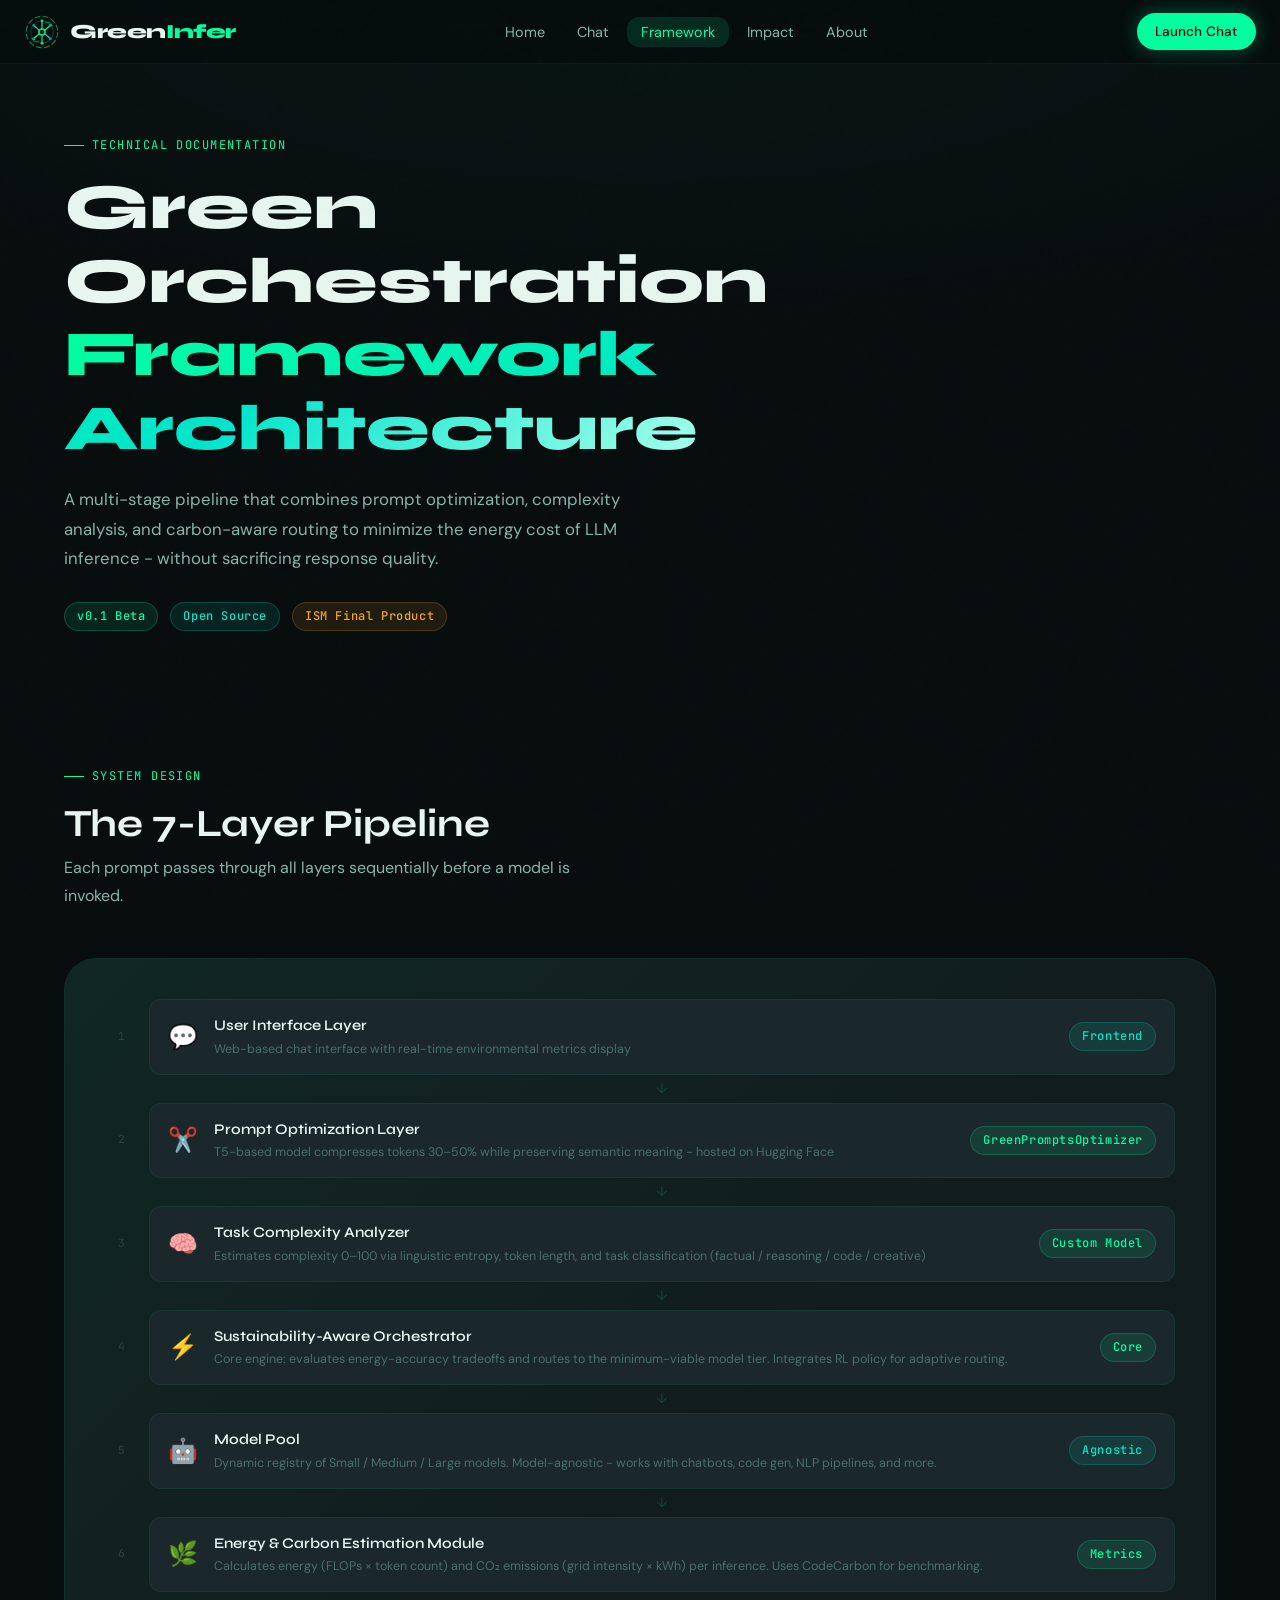
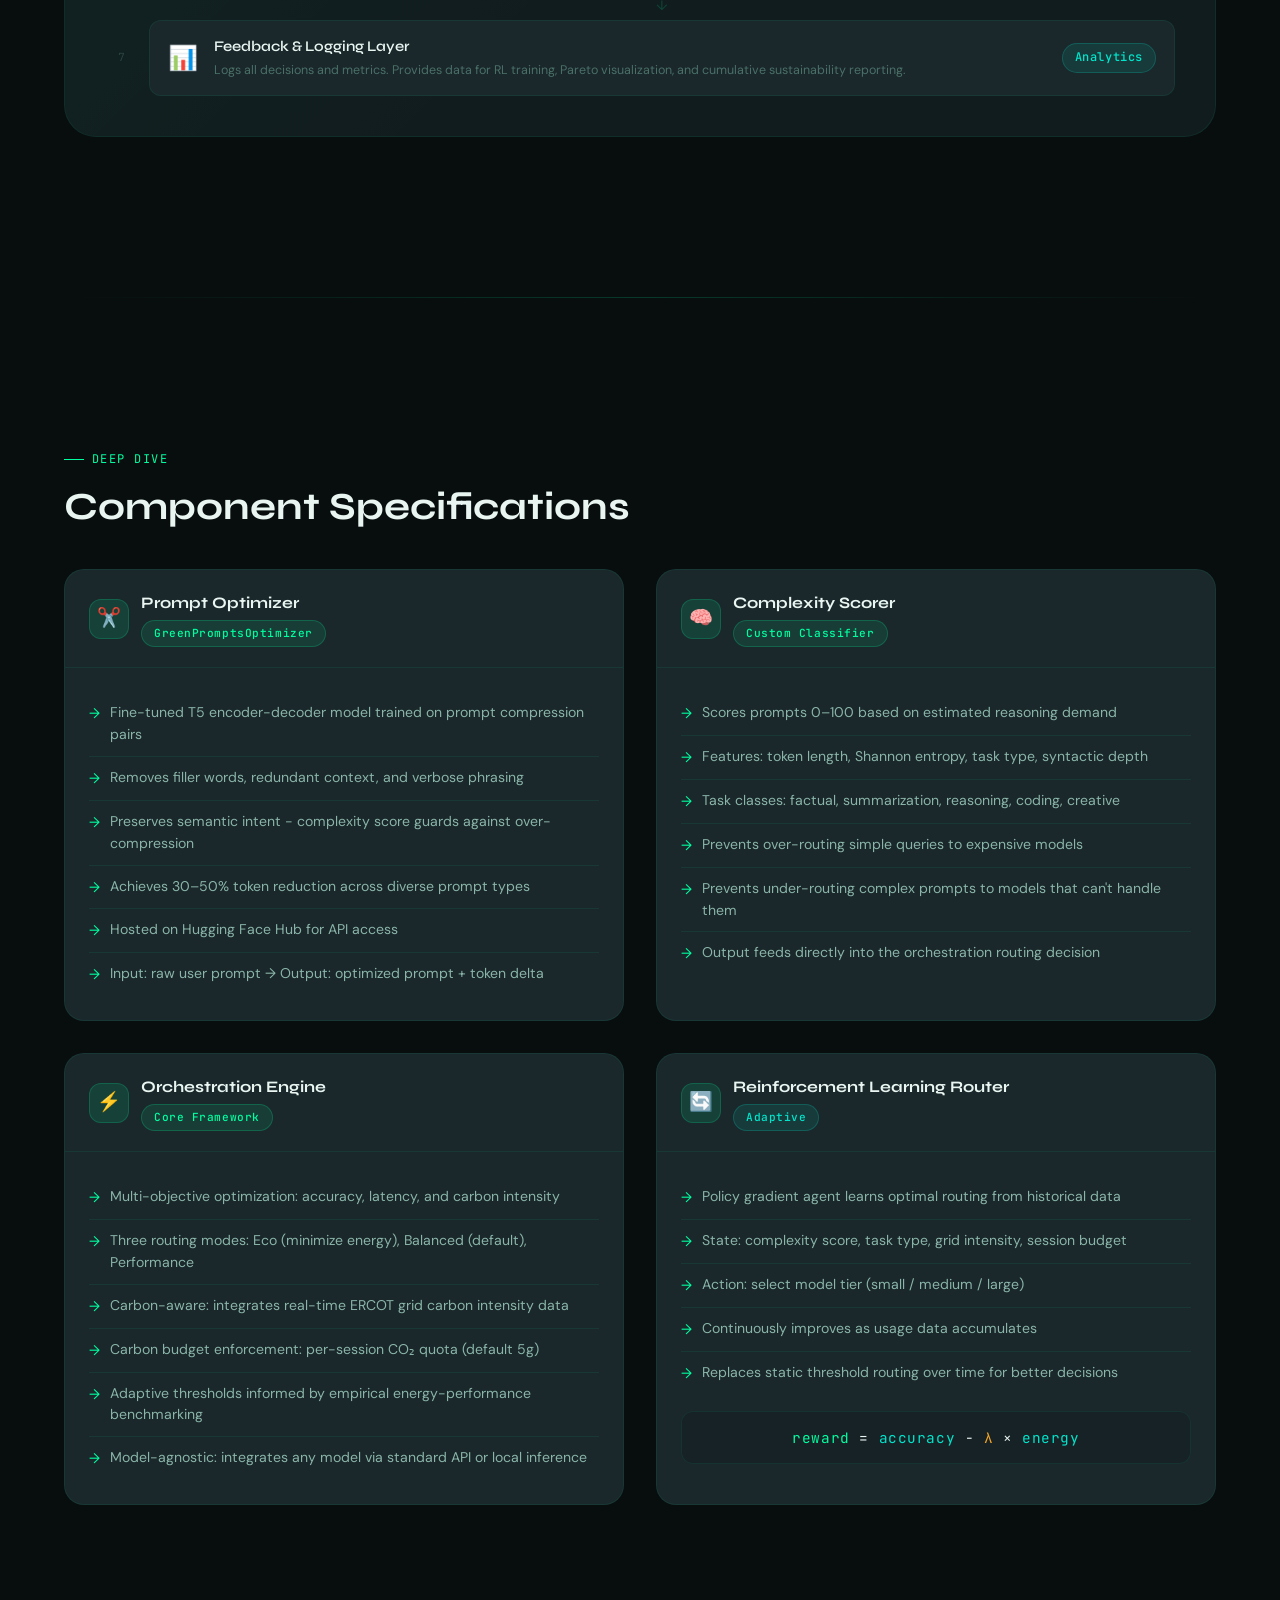
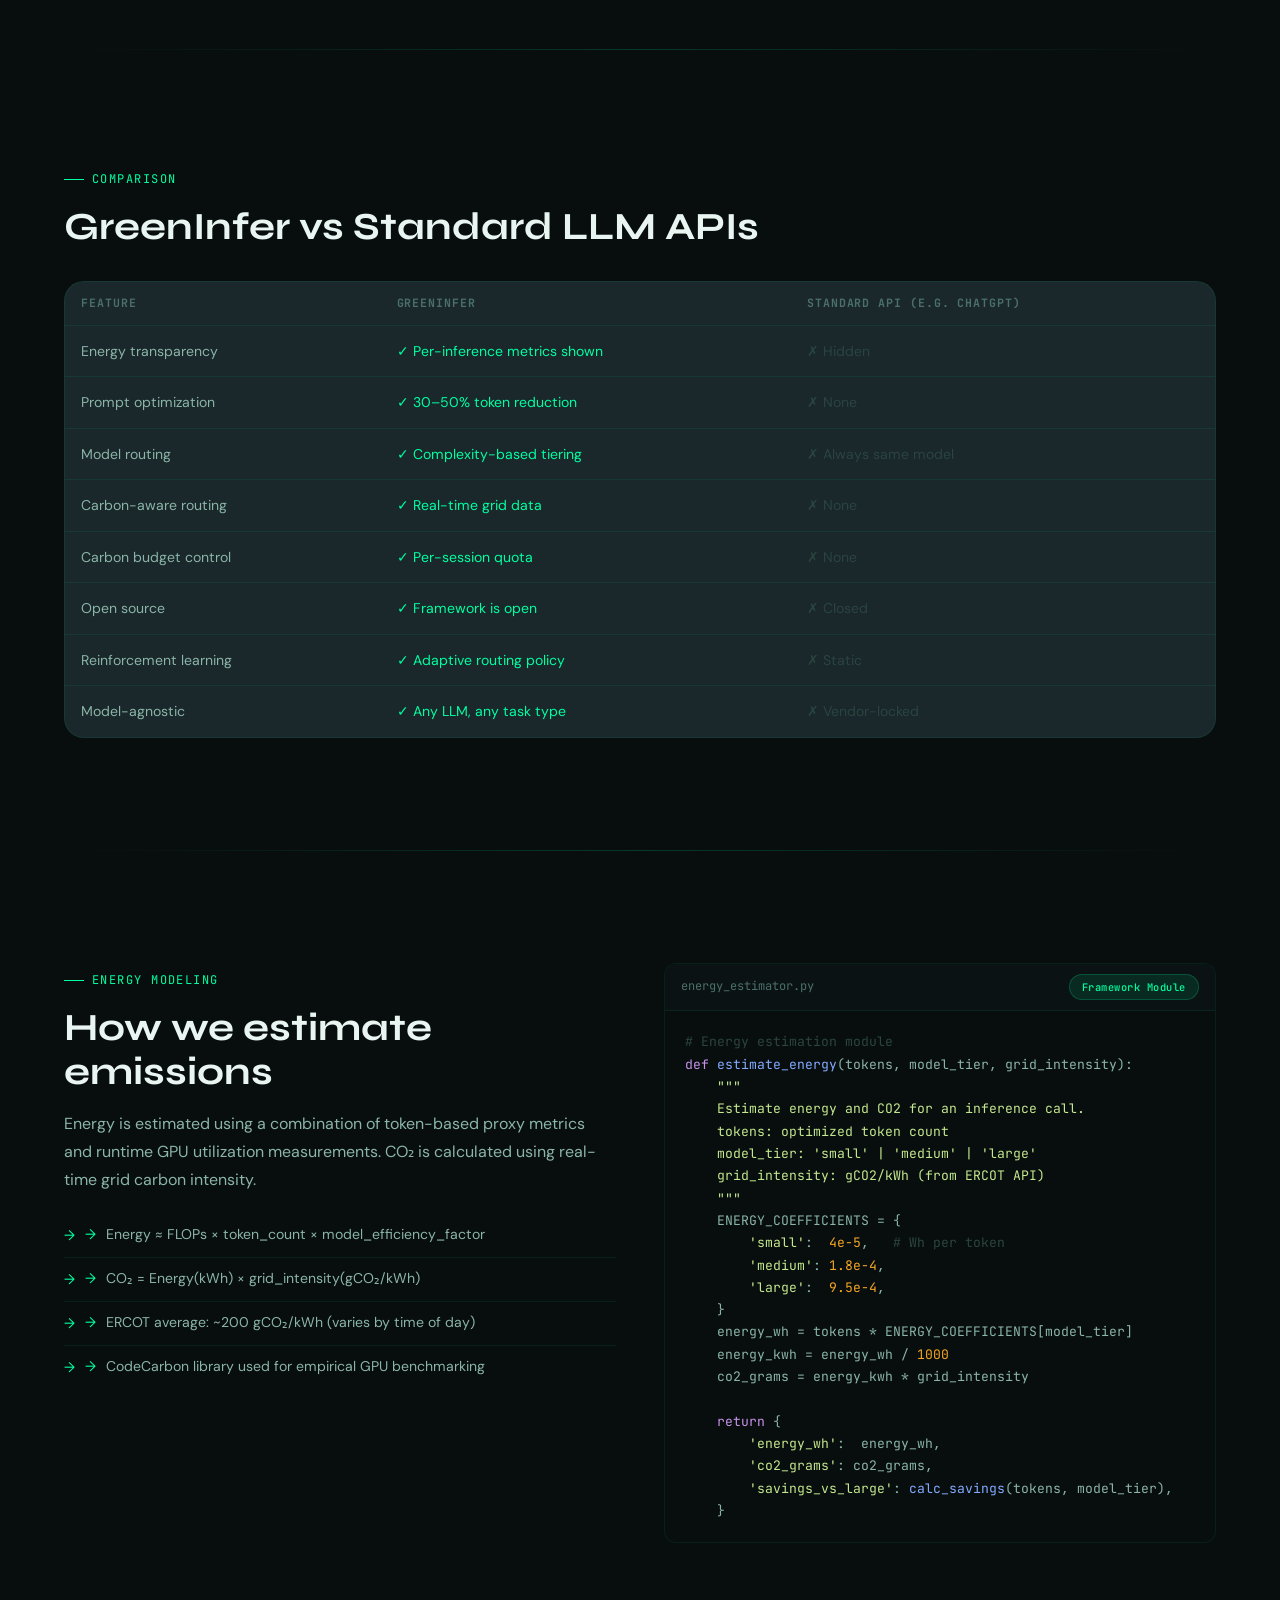
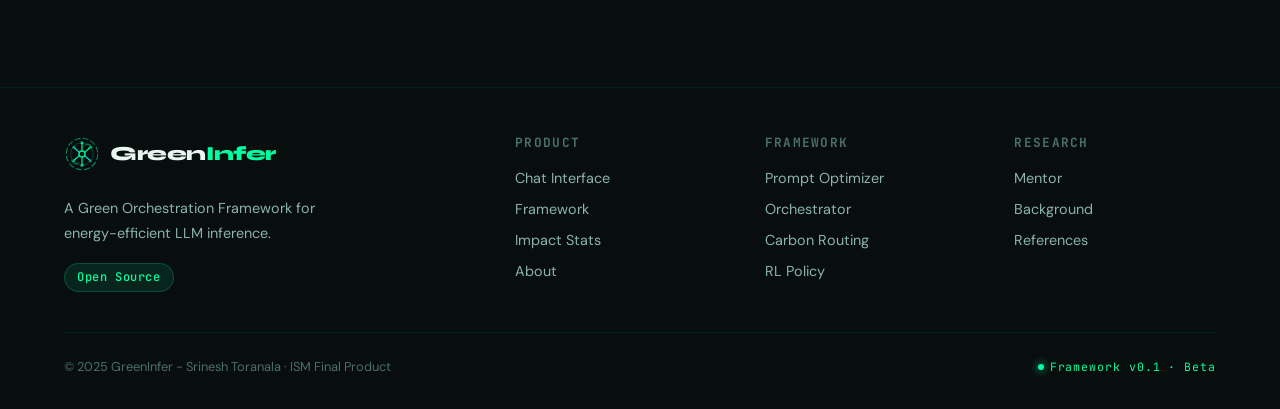
<file: framework.html>
<!DOCTYPE html>
<html lang="en">
<head>
  <meta charset="UTF-8"/>
  <meta name="viewport" content="width=device-width, initial-scale=1.0"/>
  <title>GreenInfer - Framework Architecture</title>
  <meta name="description" content="Deep dive into the Green Orchestration Framework - how prompt optimization, complexity scoring, and carbon-aware routing work together."/>
  <style>
/* ============================================================
   GreenInfer - Global Styles
   Aesthetic: Dark biomorphic tech - deep forest meets silicon
   ============================================================ */

@import url('https://fonts.googleapis.com/css2?family=Syne:wght@400;600;700;800&family=DM+Sans:ital,wght@0,300;0,400;0,500;1,300&family=JetBrains+Mono:wght@300;400;500&display=swap');

/* ── Variables ── */
:root {
  --bg-void:       #080d0e;
  --bg-deep:       #0b1214;
  --bg-surface:    #111c1e;
  --bg-raised:     #172226;
  --bg-card:       #1a272b;
  --border:        rgba(0, 255, 160, 0.08);
  --border-mid:    rgba(0, 255, 160, 0.18);
  --border-bright: rgba(0, 255, 160, 0.4);

  --green-core:    #00ffa0;
  --green-soft:    #00d484;
  --green-muted:   #009b62;
  --green-dim:     rgba(0, 255, 160, 0.12);
  --green-glow:    rgba(0, 255, 160, 0.06);

  --teal-accent:   #00e5cc;
  --amber-warn:    #f5a623;
  --red-alert:     #ff4d6d;

  --text-primary:  #e8f5f0;
  --text-secondary:#8ab5a8;
  --text-muted:    #4a7068;
  --text-dim:      #2a4540;

  --font-display:  'Syne', sans-serif;
  --font-body:     'DM Sans', sans-serif;
  --font-mono:     'JetBrains Mono', monospace;

  --radius-sm: 6px;
  --radius-md: 12px;
  --radius-lg: 20px;
  --radius-xl: 32px;

  --shadow-card:   0 4px 24px rgba(0,0,0,0.4), 0 0 0 1px var(--border);
  --shadow-glow:   0 0 40px rgba(0,255,160,0.12);
  --shadow-deep:   0 8px 48px rgba(0,0,0,0.6);

  --nav-height: 64px;
  --sidebar-width: 260px;
}

/* ── Reset ── */
*, *::before, *::after { box-sizing: border-box; margin: 0; padding: 0; }
html { scroll-behavior: smooth; }
body {
  font-family: var(--font-body);
  background: var(--bg-void);
  color: var(--text-primary);
  line-height: 1.6;
  -webkit-font-smoothing: antialiased;
  overflow-x: hidden;
}

/* ── Scrollbar ── */
::-webkit-scrollbar { width: 6px; height: 6px; }
::-webkit-scrollbar-track { background: var(--bg-deep); }
::-webkit-scrollbar-thumb { background: var(--green-muted); border-radius: 3px; }

/* ── Selection ── */
::selection { background: rgba(0,255,160,0.2); color: var(--green-core); }

/* ── Typography ── */
h1,h2,h3,h4,h5 { font-family: var(--font-display); font-weight: 700; line-height: 1.15; }
h1 { font-size: clamp(2.4rem, 5vw, 4.2rem); font-weight: 800; }
h2 { font-size: clamp(1.6rem, 3vw, 2.6rem); }
h3 { font-size: clamp(1.1rem, 2vw, 1.5rem); font-weight: 600; }
p  { color: var(--text-secondary); line-height: 1.75; }
a  { color: var(--green-core); text-decoration: none; }
a:hover { color: var(--teal-accent); }
code, pre { font-family: var(--font-mono); }

/* ── Utility ── */
.mono { font-family: var(--font-mono); }
.green { color: var(--green-core); }
.teal  { color: var(--teal-accent); }
.muted { color: var(--text-muted); }
.dim   { color: var(--text-dim); }

.container {
  max-width: 1200px;
  margin: 0 auto;
  padding: 0 24px;
}

.btn {
  display: inline-flex;
  align-items: center;
  gap: 8px;
  padding: 12px 28px;
  border-radius: var(--radius-xl);
  font-family: var(--font-body);
  font-weight: 500;
  font-size: 0.95rem;
  cursor: pointer;
  border: none;
  transition: all 0.2s ease;
  text-decoration: none;
  white-space: nowrap;
}

.btn-primary {
  background: var(--green-core);
  color: #080d0e;
  box-shadow: 0 0 20px rgba(0,255,160,0.3);
}
.btn-primary:hover {
  background: #1fffb0;
  color: #080d0e;
  box-shadow: 0 0 32px rgba(0,255,160,0.5);
  transform: translateY(-1px);
}

.btn-ghost {
  background: transparent;
  color: var(--text-primary);
  border: 1px solid var(--border-mid);
}
.btn-ghost:hover {
  border-color: var(--green-core);
  color: var(--green-core);
  background: var(--green-dim);
}

.btn-sm {
  padding: 8px 18px;
  font-size: 0.85rem;
}

/* ── Card ── */
.card {
  background: var(--bg-card);
  border: 1px solid var(--border);
  border-radius: var(--radius-lg);
  padding: 28px;
  box-shadow: var(--shadow-card);
  transition: border-color 0.2s, box-shadow 0.2s;
}
.card:hover {
  border-color: var(--border-mid);
  box-shadow: var(--shadow-card), var(--shadow-glow);
}

/* ── Badge ── */
.badge {
  display: inline-flex;
  align-items: center;
  gap: 6px;
  padding: 4px 12px;
  border-radius: var(--radius-xl);
  font-size: 0.75rem;
  font-weight: 500;
  font-family: var(--font-mono);
  letter-spacing: 0.05em;
}
.badge-green {
  background: rgba(0,255,160,0.1);
  color: var(--green-core);
  border: 1px solid rgba(0,255,160,0.2);
}
.badge-teal {
  background: rgba(0,229,204,0.1);
  color: var(--teal-accent);
  border: 1px solid rgba(0,229,204,0.2);
}
.badge-amber {
  background: rgba(245,166,35,0.1);
  color: var(--amber-warn);
  border: 1px solid rgba(245,166,35,0.2);
}

/* ── Divider ── */
.divider {
  height: 1px;
  background: linear-gradient(90deg, transparent, var(--border-mid), transparent);
  margin: 48px 0;
}

/* ── Dot pulse animation ── */
@keyframes pulse-dot {
  0%, 100% { opacity: 1; transform: scale(1); }
  50%       { opacity: 0.4; transform: scale(0.7); }
}
.pulse-dot {
  width: 8px; height: 8px;
  border-radius: 50%;
  background: var(--green-core);
  animation: pulse-dot 1.6s ease-in-out infinite;
  display: inline-block;
}

/* ── Glow ring ── */
.glow-ring {
  position: absolute;
  border-radius: 50%;
  pointer-events: none;
  filter: blur(60px);
  opacity: 0.15;
}

/* ── NAV ── */
.nav {
  position: fixed;
  top: 0; left: 0; right: 0;
  z-index: 1000;
  height: var(--nav-height);
  background: rgba(8,13,14,0.85);
  backdrop-filter: blur(20px) saturate(1.4);
  border-bottom: 1px solid var(--border);
  display: flex;
  align-items: center;
}

.nav-inner {
  width: 100%;
  max-width: 1280px;
  margin: 0 auto;
  padding: 0 24px;
  display: flex;
  align-items: center;
  justify-content: space-between;
  gap: 24px;
}

.nav-logo {
  display: flex;
  align-items: center;
  gap: 10px;
  text-decoration: none;
  flex-shrink: 0;
}

.nav-logo-icon {
  width: 36px;
  height: 36px;
  flex-shrink: 0;
}

.nav-logo-text {
  font-family: var(--font-display);
  font-weight: 800;
  font-size: 1.25rem;
  color: var(--text-primary);
  letter-spacing: -0.02em;
}
.nav-logo-text span { color: var(--green-core); }

.nav-links {
  display: flex;
  align-items: center;
  gap: 4px;
  list-style: none;
}
.nav-links a {
  padding: 6px 14px;
  border-radius: var(--radius-md);
  color: var(--text-secondary);
  font-size: 0.9rem;
  font-weight: 400;
  transition: all 0.15s;
}
.nav-links a:hover, .nav-links a.active {
  background: var(--green-dim);
  color: var(--green-core);
}

.nav-actions {
  display: flex;
  align-items: center;
  gap: 10px;
  flex-shrink: 0;
}

.nav-mobile-toggle {
  display: none;
  background: none;
  border: none;
  color: var(--text-primary);
  cursor: pointer;
  padding: 8px;
}

/* ── Footer ── */
.footer {
  border-top: 1px solid var(--border);
  padding: 48px 0 32px;
  margin-top: 80px;
}
.footer-inner {
  display: grid;
  grid-template-columns: 2fr 1fr 1fr 1fr;
  gap: 48px;
}
.footer-brand p {
  font-size: 0.9rem;
  margin-top: 12px;
  max-width: 260px;
}
.footer-col h4 {
  font-size: 0.8rem;
  letter-spacing: 0.1em;
  text-transform: uppercase;
  color: var(--text-muted);
  margin-bottom: 16px;
  font-family: var(--font-mono);
}
.footer-col a {
  display: block;
  color: var(--text-secondary);
  font-size: 0.9rem;
  margin-bottom: 8px;
  transition: color 0.15s;
}
.footer-col a:hover { color: var(--green-core); }
.footer-bottom {
  margin-top: 40px;
  padding-top: 24px;
  border-top: 1px solid var(--border);
  display: flex;
  justify-content: space-between;
  align-items: center;
  font-size: 0.8rem;
  color: var(--text-muted);
}

/* ── Animations ── */
@keyframes fadeUp {
  from { opacity: 0; transform: translateY(24px); }
  to   { opacity: 1; transform: translateY(0); }
}
@keyframes fadeIn {
  from { opacity: 0; }
  to   { opacity: 1; }
}
@keyframes slideRight {
  from { opacity: 0; transform: translateX(-16px); }
  to   { opacity: 1; transform: translateX(0); }
}
@keyframes floatY {
  0%, 100% { transform: translateY(0); }
  50%       { transform: translateY(-8px); }
}
@keyframes rotate-slow {
  from { transform: rotate(0deg); }
  to   { transform: rotate(360deg); }
}
@keyframes shimmer {
  0%   { background-position: -200% center; }
  100% { background-position: 200% center; }
}
@keyframes scanline {
  0%   { top: -4px; }
  100% { top: 100%; }
}

.animate-fadeUp { animation: fadeUp 0.6s ease forwards; }
.animate-fadeIn { animation: fadeIn 0.4s ease forwards; }
.delay-1 { animation-delay: 0.1s; opacity: 0; }
.delay-2 { animation-delay: 0.2s; opacity: 0; }
.delay-3 { animation-delay: 0.3s; opacity: 0; }
.delay-4 { animation-delay: 0.4s; opacity: 0; }
.delay-5 { animation-delay: 0.5s; opacity: 0; }
.delay-6 { animation-delay: 0.6s; opacity: 0; }

/* ── Section spacing ── */
.section { padding: 96px 0; }
.section-sm { padding: 64px 0; }

.section-label {
  display: inline-flex;
  align-items: center;
  gap: 8px;
  font-family: var(--font-mono);
  font-size: 0.75rem;
  letter-spacing: 0.12em;
  text-transform: uppercase;
  color: var(--green-core);
  margin-bottom: 16px;
}
.section-label::before {
  content: '';
  width: 20px; height: 1px;
  background: var(--green-core);
}

/* ── Grid layouts ── */
.grid-2 { display: grid; grid-template-columns: 1fr 1fr; gap: 24px; }
.grid-3 { display: grid; grid-template-columns: repeat(3, 1fr); gap: 24px; }
.grid-4 { display: grid; grid-template-columns: repeat(4, 1fr); gap: 20px; }

/* ── Stat card ── */
.stat-card {
  background: var(--bg-card);
  border: 1px solid var(--border);
  border-radius: var(--radius-lg);
  padding: 28px 24px;
  text-align: center;
  position: relative;
  overflow: hidden;
  transition: all 0.2s;
}
.stat-card::before {
  content: '';
  position: absolute;
  top: 0; left: 0; right: 0;
  height: 2px;
  background: linear-gradient(90deg, transparent, var(--green-core), transparent);
  opacity: 0;
  transition: opacity 0.2s;
}
.stat-card:hover::before { opacity: 1; }
.stat-card:hover {
  border-color: var(--border-mid);
  transform: translateY(-2px);
}
.stat-value {
  font-family: var(--font-display);
  font-size: 2.2rem;
  font-weight: 800;
  color: var(--green-core);
  line-height: 1;
  margin-bottom: 8px;
}
.stat-label {
  font-size: 0.82rem;
  color: var(--text-muted);
  font-family: var(--font-mono);
  letter-spacing: 0.05em;
  text-transform: uppercase;
}

/* ── Live indicator ── */
.live-badge {
  display: inline-flex;
  align-items: center;
  gap: 6px;
  font-family: var(--font-mono);
  font-size: 0.72rem;
  color: var(--green-core);
  letter-spacing: 0.08em;
}
.live-badge::before {
  content: '';
  width: 6px; height: 6px;
  border-radius: 50%;
  background: var(--green-core);
  box-shadow: 0 0 8px var(--green-core);
  animation: pulse-dot 1.4s ease-in-out infinite;
}

/* ── Tags ── */
.tag {
  display: inline-block;
  padding: 3px 10px;
  border-radius: var(--radius-sm);
  background: var(--bg-raised);
  color: var(--text-secondary);
  font-size: 0.78rem;
  font-family: var(--font-mono);
  border: 1px solid var(--border);
}

/* ── Gradient text ── */
.gradient-text {
  background: linear-gradient(135deg, var(--green-core) 0%, var(--teal-accent) 60%, #a8ffec 100%);
  -webkit-background-clip: text;
  -webkit-text-fill-color: transparent;
  background-clip: text;
}

/* ── Noise texture overlay ── */
body::before {
  content: '';
  position: fixed;
  inset: 0;
  background-image: url("data:image/svg+xml,%3Csvg viewBox='0 0 200 200' xmlns='http://www.w3.org/2000/svg'%3E%3Cfilter id='n'%3E%3CfeTurbulence type='fractalNoise' baseFrequency='0.9' numOctaves='4' stitchTiles='stitch'/%3E%3C/filter%3E%3Crect width='100%25' height='100%25' filter='url(%23n)' opacity='0.025'/%3E%3C/svg%3E");
  pointer-events: none;
  z-index: 9999;
  opacity: 0.4;
}

/* ── Responsive ── */
@media (max-width: 1024px) {
  .grid-4 { grid-template-columns: repeat(2, 1fr); }
  .footer-inner { grid-template-columns: 1fr 1fr; }
}
@media (max-width: 768px) {
  .nav-links { display: none; }
  .nav-mobile-toggle { display: flex; }
  .grid-2, .grid-3 { grid-template-columns: 1fr; }
  .grid-4 { grid-template-columns: 1fr 1fr; }
  .footer-inner { grid-template-columns: 1fr; gap: 32px; }
  .footer-bottom { flex-direction: column; gap: 8px; text-align: center; }
  .section { padding: 64px 0; }
}
@media (max-width: 480px) {
  .grid-4 { grid-template-columns: 1fr; }
  .container { padding: 0 16px; }
}

</style>
  <style>
    .fw-hero {
      padding: calc(var(--nav-height) + 64px) 0 64px;
      position: relative;
    }
    .fw-hero-bg {
      position: absolute;
      inset: 0;
      background: radial-gradient(ellipse 80% 50% at 50% 0%, rgba(0,255,160,0.04), transparent);
      pointer-events: none;
    }

    /* ── Architecture diagram ── */
    .arch-diagram {
      background: var(--bg-surface);
      border: 1px solid var(--border);
      border-radius: var(--radius-xl);
      padding: 40px;
      position: relative;
      overflow: hidden;
      margin: 48px 0;
    }
    .arch-diagram::before {
      content: '';
      position: absolute;
      inset: -1px;
      border-radius: var(--radius-xl);
      background: linear-gradient(135deg, rgba(0,255,160,0.05), transparent 60%);
    }
    .arch-layers {
      display: flex;
      flex-direction: column;
      gap: 4px;
      position: relative;
      z-index: 1;
    }
    .arch-layer {
      display: flex;
      align-items: stretch;
      gap: 12px;
      min-height: 68px;
    }
    .layer-number {
      width: 32px;
      flex-shrink: 0;
      display: flex;
      align-items: center;
      justify-content: center;
      font-family: var(--font-mono);
      font-size: 0.7rem;
      color: var(--text-dim);
    }
    .layer-card {
      flex: 1;
      background: var(--bg-card);
      border: 1px solid var(--border);
      border-radius: var(--radius-md);
      padding: 14px 18px;
      display: flex;
      align-items: center;
      gap: 16px;
      transition: all 0.2s;
      cursor: pointer;
    }
    .layer-card:hover {
      border-color: var(--border-bright);
      background: var(--bg-raised);
    }
    .layer-card.active {
      border-color: var(--green-core);
      background: rgba(0,255,160,0.04);
    }
    .layer-icon {
      font-size: 1.5rem;
      flex-shrink: 0;
    }
    .layer-info { flex: 1; }
    .layer-title {
      font-family: var(--font-display);
      font-weight: 600;
      font-size: 0.92rem;
      margin-bottom: 2px;
    }
    .layer-subtitle {
      font-size: 0.78rem;
      color: var(--text-muted);
    }
    .layer-badge { flex-shrink: 0; }
    .arch-arrow {
      display: flex;
      align-items: center;
      justify-content: center;
      height: 20px;
      margin-left: 44px;
      color: var(--border-mid);
      font-size: 0.85rem;
    }

    /* ── Spec grid ── */
    .spec-card {
      background: var(--bg-card);
      border: 1px solid var(--border);
      border-radius: var(--radius-lg);
      overflow: hidden;
    }
    .spec-card-head {
      padding: 20px 24px;
      border-bottom: 1px solid var(--border);
      display: flex;
      align-items: center;
      gap: 12px;
    }
    .spec-card-icon {
      width: 40px; height: 40px;
      border-radius: var(--radius-md);
      display: flex;
      align-items: center;
      justify-content: center;
      font-size: 1.2rem;
      background: var(--green-dim);
      border: 1px solid var(--border-mid);
    }
    .spec-card-title { font-family: var(--font-display); font-weight: 700; font-size: 1rem; }
    .spec-card-body { padding: 24px; }
    .spec-list { list-style: none; }
    .spec-list li {
      padding: 10px 0;
      border-bottom: 1px solid var(--border);
      display: flex;
      align-items: flex-start;
      gap: 10px;
      font-size: 0.88rem;
      color: var(--text-secondary);
      line-height: 1.55;
    }
    .spec-list li:last-child { border-bottom: none; }
    .spec-list li::before {
      content: '→';
      color: var(--green-core);
      flex-shrink: 0;
      margin-top: 1px;
    }

    /* ── Code block ── */
    .code-block {
      background: var(--bg-void);
      border: 1px solid var(--border);
      border-radius: var(--radius-md);
      overflow: hidden;
    }
    .code-block-header {
      padding: 10px 16px;
      background: var(--bg-deep);
      border-bottom: 1px solid var(--border);
      display: flex;
      align-items: center;
      justify-content: space-between;
      font-family: var(--font-mono);
      font-size: 0.75rem;
      color: var(--text-muted);
    }
    .code-block pre {
      padding: 20px;
      overflow-x: auto;
      font-size: 0.82rem;
      line-height: 1.7;
      color: var(--text-secondary);
    }
    .code-block .kw { color: #c792ea; }
    .code-block .fn { color: #82aaff; }
    .code-block .str { color: #c3e88d; }
    .code-block .cm { color: var(--text-dim); }
    .code-block .num { color: var(--amber-warn); }

    /* ── Comparison table ── */
    .comparison-table {
      width: 100%;
      border-collapse: collapse;
      font-size: 0.88rem;
    }
    .comparison-table th {
      padding: 12px 16px;
      text-align: left;
      font-family: var(--font-mono);
      font-size: 0.72rem;
      letter-spacing: 0.08em;
      text-transform: uppercase;
      color: var(--text-muted);
      border-bottom: 1px solid var(--border);
    }
    .comparison-table td {
      padding: 14px 16px;
      border-bottom: 1px solid var(--border);
      color: var(--text-secondary);
      vertical-align: top;
    }
    .comparison-table tr:last-child td { border-bottom: none; }
    .comparison-table tr:hover td { background: var(--bg-raised); }
    .comparison-table .check { color: var(--green-core); }
    .comparison-table .cross { color: var(--text-dim); }

    /* ── Flowchart styles ── */
    .flow-chart {
      display: flex;
      flex-direction: column;
      gap: 0;
      max-width: 480px;
      margin: 0 auto;
    }
    .flow-node {
      background: var(--bg-card);
      border: 1px solid var(--border-mid);
      border-radius: var(--radius-md);
      padding: 14px 20px;
      text-align: center;
      font-size: 0.88rem;
      position: relative;
    }
    .flow-node.decision {
      background: rgba(0,255,160,0.06);
      border-color: var(--green-core);
      clip-path: polygon(50% 0%, 100% 50%, 50% 100%, 0% 50%);
      padding: 28px 40px;
      color: var(--green-core);
      font-weight: 600;
      font-family: var(--font-display);
    }
    .flow-connector {
      height: 32px;
      display: flex;
      align-items: center;
      justify-content: center;
      gap: 8px;
    }
    .flow-line {
      width: 1px; height: 100%;
      background: var(--border-mid);
      margin: 0 auto;
    }
    .flow-label {
      font-size: 0.72rem;
      font-family: var(--font-mono);
      color: var(--text-muted);
    }
    .flow-branches {
      display: flex;
      gap: 12px;
      margin-top: 8px;
    }
    .flow-branch { flex: 1; }
    .flow-branch-label {
      text-align: center;
      font-size: 0.7rem;
      font-family: var(--font-mono);
      color: var(--text-dim);
      margin-bottom: 4px;
    }

    /* ── RL section ── */
    .rl-formula {
      background: var(--bg-raised);
      border: 1px solid var(--border);
      border-radius: var(--radius-md);
      padding: 20px 24px;
      font-family: var(--font-mono);
      font-size: 1.1rem;
      text-align: center;
      color: var(--text-primary);
      letter-spacing: 0.04em;
    }
    .rl-formula span { color: var(--green-core); }
    .rl-formula .var { color: var(--teal-accent); }
    .rl-formula .lambda { color: var(--amber-warn); }
  </style>
</head>
<body>

<!-- ── NAV ── -->
<nav class="nav">
  <div class="nav-inner">
    <a href="index.html" class="nav-logo">
      <img src="logo.svg" alt="GreenInfer Logo" class="nav-logo-icon"/>
      <span class="nav-logo-text">Green<span>Infer</span></span>
    </a>
    <ul class="nav-links">
      <li><a href="index.html">Home</a></li>
      <li><a href="chat.html">Chat</a></li>
      <li><a href="framework.html" class="active">Framework</a></li>
      <li><a href="impact.html">Impact</a></li>
      <li><a href="about.html">About</a></li>
    </ul>
    <div class="nav-actions">
      <a href="chat.html" class="btn btn-primary btn-sm">Launch Chat</a>
    </div>
    <button class="nav-mobile-toggle" id="nav-toggle" aria-label="Toggle menu">
      <svg width="22" height="22" viewBox="0 0 22 22" fill="currentColor">
        <rect y="3" width="22" height="2" rx="1"/>
        <rect y="10" width="22" height="2" rx="1"/>
        <rect y="17" width="22" height="2" rx="1"/>
      </svg>
    </button>
  </div>
</nav>

<!-- ── HERO ── -->
<section class="fw-hero">
  <div class="fw-hero-bg"></div>
  <div class="container">
    <div class="section-label">Technical Documentation</div>
    <h1 style="max-width: 700px; margin-bottom: 20px;">
      Green Orchestration<br/><span class="gradient-text">Framework Architecture</span>
    </h1>
    <p style="max-width: 600px; font-size: 1.05rem;">
      A multi-stage pipeline that combines prompt optimization, complexity analysis, and carbon-aware routing to minimize the energy cost of LLM inference - without sacrificing response quality.
    </p>
    <div style="display:flex; gap:12px; margin-top:28px; flex-wrap:wrap;">
      <span class="badge badge-green">v0.1 Beta</span>
      <span class="badge badge-teal">Open Source</span>
      <span class="badge badge-amber">ISM Final Product</span>
    </div>
  </div>
</section>

<!-- ── ARCHITECTURE ── -->
<section class="section-sm" id="architecture">
  <div class="container">
    <div class="section-label">System Design</div>
    <h2 style="margin-bottom: 8px;">The 7-Layer Pipeline</h2>
    <p style="margin-bottom: 32px; max-width: 560px;">Each prompt passes through all layers sequentially before a model is invoked.</p>

    <div class="arch-diagram scroll-reveal">
      <div class="arch-layers">
        <div class="arch-layer">
          <span class="layer-number">1</span>
          <div class="layer-card">
            <div class="layer-icon">💬</div>
            <div class="layer-info">
              <div class="layer-title">User Interface Layer</div>
              <div class="layer-subtitle">Web-based chat interface with real-time environmental metrics display</div>
            </div>
            <div class="layer-badge"><span class="badge badge-teal">Frontend</span></div>
          </div>
        </div>
        <div class="arch-arrow">↓</div>
        <div class="arch-layer">
          <span class="layer-number">2</span>
          <div class="layer-card" id="optimizer">
            <div class="layer-icon">✂️</div>
            <div class="layer-info">
              <div class="layer-title">Prompt Optimization Layer</div>
              <div class="layer-subtitle">T5-based model compresses tokens 30–50% while preserving semantic meaning - hosted on Hugging Face</div>
            </div>
            <div class="layer-badge"><span class="badge badge-green">GreenPromptsOptimizer</span></div>
          </div>
        </div>
        <div class="arch-arrow">↓</div>
        <div class="arch-layer">
          <span class="layer-number">3</span>
          <div class="layer-card">
            <div class="layer-icon">🧠</div>
            <div class="layer-info">
              <div class="layer-title">Task Complexity Analyzer</div>
              <div class="layer-subtitle">Estimates complexity 0–100 via linguistic entropy, token length, and task classification (factual / reasoning / code / creative)</div>
            </div>
            <div class="layer-badge"><span class="badge badge-green">Custom Model</span></div>
          </div>
        </div>
        <div class="arch-arrow">↓</div>
        <div class="arch-layer">
          <span class="layer-number">4</span>
          <div class="layer-card" id="orchestrator">
            <div class="layer-icon">⚡</div>
            <div class="layer-info">
              <div class="layer-title">Sustainability-Aware Orchestrator</div>
              <div class="layer-subtitle">Core engine: evaluates energy-accuracy tradeoffs and routes to the minimum-viable model tier. Integrates RL policy for adaptive routing.</div>
            </div>
            <div class="layer-badge"><span class="badge badge-green">Core</span></div>
          </div>
        </div>
        <div class="arch-arrow">↓</div>
        <div class="arch-layer">
          <span class="layer-number">5</span>
          <div class="layer-card">
            <div class="layer-icon">🤖</div>
            <div class="layer-info">
              <div class="layer-title">Model Pool</div>
              <div class="layer-subtitle">Dynamic registry of Small / Medium / Large models. Model-agnostic - works with chatbots, code gen, NLP pipelines, and more.</div>
            </div>
            <div class="layer-badge"><span class="badge badge-teal">Agnostic</span></div>
          </div>
        </div>
        <div class="arch-arrow">↓</div>
        <div class="arch-layer">
          <span class="layer-number">6</span>
          <div class="layer-card">
            <div class="layer-icon">🌿</div>
            <div class="layer-info">
              <div class="layer-title">Energy & Carbon Estimation Module</div>
              <div class="layer-subtitle">Calculates energy (FLOPs × token count) and CO₂ emissions (grid intensity × kWh) per inference. Uses CodeCarbon for benchmarking.</div>
            </div>
            <div class="layer-badge"><span class="badge badge-green">Metrics</span></div>
          </div>
        </div>
        <div class="arch-arrow">↓</div>
        <div class="arch-layer">
          <span class="layer-number">7</span>
          <div class="layer-card">
            <div class="layer-icon">📊</div>
            <div class="layer-info">
              <div class="layer-title">Feedback & Logging Layer</div>
              <div class="layer-subtitle">Logs all decisions and metrics. Provides data for RL training, Pareto visualization, and cumulative sustainability reporting.</div>
            </div>
            <div class="layer-badge"><span class="badge badge-teal">Analytics</span></div>
          </div>
        </div>
      </div>
    </div>
  </div>
</section>

<div class="container"><div class="divider"></div></div>

<!-- ── DEEP DIVES ── -->
<section class="section" id="routing">
  <div class="container">
    <div class="section-label">Deep Dive</div>
    <h2 style="margin-bottom: 40px;">Component Specifications</h2>
    <div class="grid-2" style="gap: 32px;">

      <div class="spec-card scroll-reveal">
        <div class="spec-card-head">
          <div class="spec-card-icon">✂️</div>
          <div>
            <div class="spec-card-title">Prompt Optimizer</div>
            <span class="badge badge-green" style="font-size:0.7rem; margin-top:4px;">GreenPromptsOptimizer</span>
          </div>
        </div>
        <div class="spec-card-body">
          <ul class="spec-list">
            <li>Fine-tuned T5 encoder-decoder model trained on prompt compression pairs</li>
            <li>Removes filler words, redundant context, and verbose phrasing</li>
            <li>Preserves semantic intent - complexity score guards against over-compression</li>
            <li>Achieves 30–50% token reduction across diverse prompt types</li>
            <li>Hosted on Hugging Face Hub for API access</li>
            <li>Input: raw user prompt → Output: optimized prompt + token delta</li>
          </ul>
        </div>
      </div>

      <div class="spec-card scroll-reveal">
        <div class="spec-card-head">
          <div class="spec-card-icon">🧠</div>
          <div>
            <div class="spec-card-title">Complexity Scorer</div>
            <span class="badge badge-green" style="font-size:0.7rem; margin-top:4px;">Custom Classifier</span>
          </div>
        </div>
        <div class="spec-card-body">
          <ul class="spec-list">
            <li>Scores prompts 0–100 based on estimated reasoning demand</li>
            <li>Features: token length, Shannon entropy, task type, syntactic depth</li>
            <li>Task classes: factual, summarization, reasoning, coding, creative</li>
            <li>Prevents over-routing simple queries to expensive models</li>
            <li>Prevents under-routing complex prompts to models that can't handle them</li>
            <li>Output feeds directly into the orchestration routing decision</li>
          </ul>
        </div>
      </div>

      <div class="spec-card scroll-reveal">
        <div class="spec-card-head">
          <div class="spec-card-icon">⚡</div>
          <div>
            <div class="spec-card-title">Orchestration Engine</div>
            <span class="badge badge-green" style="font-size:0.7rem; margin-top:4px;">Core Framework</span>
          </div>
        </div>
        <div class="spec-card-body">
          <ul class="spec-list">
            <li>Multi-objective optimization: accuracy, latency, and carbon intensity</li>
            <li>Three routing modes: Eco (minimize energy), Balanced (default), Performance</li>
            <li>Carbon-aware: integrates real-time ERCOT grid carbon intensity data</li>
            <li>Carbon budget enforcement: per-session CO₂ quota (default 5g)</li>
            <li>Adaptive thresholds informed by empirical energy-performance benchmarking</li>
            <li>Model-agnostic: integrates any model via standard API or local inference</li>
          </ul>
        </div>
      </div>

      <div class="spec-card scroll-reveal" id="rl">
        <div class="spec-card-head">
          <div class="spec-card-icon">🔄</div>
          <div>
            <div class="spec-card-title">Reinforcement Learning Router</div>
            <span class="badge badge-teal" style="font-size:0.7rem; margin-top:4px;">Adaptive</span>
          </div>
        </div>
        <div class="spec-card-body">
          <ul class="spec-list">
            <li>Policy gradient agent learns optimal routing from historical data</li>
            <li>State: complexity score, task type, grid intensity, session budget</li>
            <li>Action: select model tier (small / medium / large)</li>
            <li>Continuously improves as usage data accumulates</li>
            <li>Replaces static threshold routing over time for better decisions</li>
          </ul>
          <div class="rl-formula" style="margin-top:16px; font-size:0.9rem; padding:14px;">
            <span>reward</span> = <span class="var">accuracy</span> − <span class="lambda">λ</span> × <span class="var">energy</span>
          </div>
        </div>
      </div>

    </div>
  </div>
</section>

<div class="container"><div class="divider"></div></div>

<!-- ── COMPARISON ── -->
<section class="section-sm">
  <div class="container">
    <div class="section-label">Comparison</div>
    <h2 style="margin-bottom: 32px;">GreenInfer vs Standard LLM APIs</h2>
    <div style="background:var(--bg-card); border:1px solid var(--border); border-radius:var(--radius-lg); overflow:hidden;" class="scroll-reveal">
      <table class="comparison-table">
        <thead>
          <tr>
            <th>Feature</th>
            <th>GreenInfer</th>
            <th>Standard API (e.g. ChatGPT)</th>
          </tr>
        </thead>
        <tbody>
          <tr>
            <td>Energy transparency</td>
            <td class="check">✓ Per-inference metrics shown</td>
            <td class="cross">✗ Hidden</td>
          </tr>
          <tr>
            <td>Prompt optimization</td>
            <td class="check">✓ 30–50% token reduction</td>
            <td class="cross">✗ None</td>
          </tr>
          <tr>
            <td>Model routing</td>
            <td class="check">✓ Complexity-based tiering</td>
            <td class="cross">✗ Always same model</td>
          </tr>
          <tr>
            <td>Carbon-aware routing</td>
            <td class="check">✓ Real-time grid data</td>
            <td class="cross">✗ None</td>
          </tr>
          <tr>
            <td>Carbon budget control</td>
            <td class="check">✓ Per-session quota</td>
            <td class="cross">✗ None</td>
          </tr>
          <tr>
            <td>Open source</td>
            <td class="check">✓ Framework is open</td>
            <td class="cross">✗ Closed</td>
          </tr>
          <tr>
            <td>Reinforcement learning</td>
            <td class="check">✓ Adaptive routing policy</td>
            <td class="cross">✗ Static</td>
          </tr>
          <tr>
            <td>Model-agnostic</td>
            <td class="check">✓ Any LLM, any task type</td>
            <td class="cross">✗ Vendor-locked</td>
          </tr>
        </tbody>
      </table>
    </div>
  </div>
</section>

<div class="container"><div class="divider"></div></div>

<!-- ── ENERGY MODEL ── -->
<section class="section-sm">
  <div class="container">
    <div class="grid-2" style="gap:48px; align-items:start;">
      <div>
        <div class="section-label">Energy Modeling</div>
        <h2 style="margin-bottom:16px;">How we estimate emissions</h2>
        <p style="margin-bottom:20px;">Energy is estimated using a combination of token-based proxy metrics and runtime GPU utilization measurements. CO₂ is calculated using real-time grid carbon intensity.</p>
        <ul class="spec-list" style="list-style:none;">
          <li style="padding:10px 0; border-bottom:1px solid var(--border); display:flex; gap:10px; font-size:0.88rem; color:var(--text-secondary);">
            <span style="color:var(--green-core);">→</span> Energy ≈ FLOPs × token_count × model_efficiency_factor
          </li>
          <li style="padding:10px 0; border-bottom:1px solid var(--border); display:flex; gap:10px; font-size:0.88rem; color:var(--text-secondary);">
            <span style="color:var(--green-core);">→</span> CO₂ = Energy(kWh) × grid_intensity(gCO₂/kWh)
          </li>
          <li style="padding:10px 0; border-bottom:1px solid var(--border); display:flex; gap:10px; font-size:0.88rem; color:var(--text-secondary);">
            <span style="color:var(--green-core);">→</span> ERCOT average: ~200 gCO₂/kWh (varies by time of day)
          </li>
          <li style="padding:10px 0; display:flex; gap:10px; font-size:0.88rem; color:var(--text-secondary);">
            <span style="color:var(--green-core);">→</span> CodeCarbon library used for empirical GPU benchmarking
          </li>
        </ul>
      </div>
      <div>
        <div class="code-block scroll-reveal">
          <div class="code-block-header">
            <span>energy_estimator.py</span>
            <span class="badge badge-green" style="font-size:0.65rem;">Framework Module</span>
          </div>
          <pre><code><span class="cm"># Energy estimation module</span>
<span class="kw">def</span> <span class="fn">estimate_energy</span>(tokens, model_tier, grid_intensity):
    <span class="str">"""
    Estimate energy and CO2 for an inference call.
    tokens: optimized token count
    model_tier: 'small' | 'medium' | 'large'
    grid_intensity: gCO2/kWh (from ERCOT API)
    """</span>
    ENERGY_COEFFICIENTS = {
        <span class="str">'small'</span>:  <span class="num">4e-5</span>,   <span class="cm"># Wh per token</span>
        <span class="str">'medium'</span>: <span class="num">1.8e-4</span>,
        <span class="str">'large'</span>:  <span class="num">9.5e-4</span>,
    }
    energy_wh = tokens * ENERGY_COEFFICIENTS[model_tier]
    energy_kwh = energy_wh / <span class="num">1000</span>
    co2_grams = energy_kwh * grid_intensity

    <span class="kw">return</span> {
        <span class="str">'energy_wh'</span>:  energy_wh,
        <span class="str">'co2_grams'</span>: co2_grams,
        <span class="str">'savings_vs_large'</span>: <span class="fn">calc_savings</span>(tokens, model_tier),
    }</code></pre>
        </div>
      </div>
    </div>
  </div>
</section>

<!-- ── FOOTER ── -->
<footer class="footer">
  <div class="container">
    <div class="footer-inner">
      <div class="footer-brand">
        <a href="index.html" class="nav-logo" style="margin-bottom:12px; display:inline-flex;">
          <img src="logo.svg" alt="GreenInfer" class="nav-logo-icon"/>
          <span class="nav-logo-text">Green<span>Infer</span></span>
        </a>
        <p>A Green Orchestration Framework for energy-efficient LLM inference.</p>
        <div style="margin-top:16px;"><span class="badge badge-green">Open Source</span></div>
      </div>
      <div class="footer-col">
        <h4>Product</h4>
        <a href="chat.html">Chat Interface</a>
        <a href="framework.html">Framework</a>
        <a href="impact.html">Impact Stats</a>
        <a href="about.html">About</a>
      </div>
      <div class="footer-col">
        <h4>Framework</h4>
        <a href="#optimizer">Prompt Optimizer</a>
        <a href="#orchestrator">Orchestrator</a>
        <a href="#routing">Carbon Routing</a>
        <a href="#rl">RL Policy</a>
      </div>
      <div class="footer-col">
        <h4>Research</h4>
        <a href="about.html#mentor">Mentor</a>
        <a href="about.html#background">Background</a>
        <a href="about.html#papers">References</a>
      </div>
    </div>
    <div class="footer-bottom">
      <span>© 2025 GreenInfer - Srinesh Toranala · ISM Final Product</span>
      <span class="live-badge">Framework v0.1 · Beta</span>
    </div>
  </div>
</footer>

<script>
/* ============================================================
   GreenInfer - Shared JS
   ============================================================ */

// ── Nav active state ──
function setActiveNav() {
  const path = window.location.pathname.split('/').pop() || 'index.html';
  document.querySelectorAll('.nav-links a').forEach(a => {
    const href = a.getAttribute('href');
    if (href === path || (path === '' && href === 'index.html')) {
      a.classList.add('active');
    }
  });
}

// ── Mobile nav toggle ──
function initMobileNav() {
  const toggle = document.getElementById('nav-toggle');
  const navLinks = document.querySelector('.nav-links');
  if (!toggle) return;
  toggle.addEventListener('click', () => {
    navLinks.style.display = navLinks.style.display === 'flex' ? 'none' : 'flex';
    navLinks.style.flexDirection = 'column';
    navLinks.style.position = 'absolute';
    navLinks.style.top = '64px';
    navLinks.style.left = '0';
    navLinks.style.right = '0';
    navLinks.style.background = 'rgba(8,13,14,0.98)';
    navLinks.style.padding = '16px';
    navLinks.style.borderBottom = '1px solid rgba(0,255,160,0.1)';
  });
}

// ── Animate on scroll ──
function initScrollAnimations() {
  const observer = new IntersectionObserver((entries) => {
    entries.forEach(e => {
      if (e.isIntersecting) {
        e.target.style.opacity = '1';
        e.target.style.transform = 'translateY(0)';
        observer.unobserve(e.target);
      }
    });
  }, { threshold: 0.1, rootMargin: '0px 0px -40px 0px' });

  document.querySelectorAll('.scroll-reveal').forEach(el => {
    el.style.opacity = '0';
    el.style.transform = 'translateY(24px)';
    el.style.transition = 'opacity 0.6s ease, transform 0.6s ease';
    observer.observe(el);
  });
}

// ── Counter animation ──
function animateCounter(el, target, duration = 1800, suffix = '') {
  const start = performance.now();
  const isFloat = target % 1 !== 0;
  const update = (now) => {
    const progress = Math.min((now - start) / duration, 1);
    const ease = 1 - Math.pow(1 - progress, 3);
    const val = ease * target;
    el.textContent = (isFloat ? val.toFixed(1) : Math.floor(val).toLocaleString()) + suffix;
    if (progress < 1) requestAnimationFrame(update);
  };
  requestAnimationFrame(update);
}

function initCounters() {
  const observer = new IntersectionObserver((entries) => {
    entries.forEach(e => {
      if (e.isIntersecting) {
        const el = e.target;
        const target = parseFloat(el.dataset.target);
        const suffix = el.dataset.suffix || '';
        animateCounter(el, target, 1800, suffix);
        observer.unobserve(el);
      }
    });
  }, { threshold: 0.5 });
  document.querySelectorAll('.counter').forEach(el => observer.observe(el));
}

// ── Carbon mode indicator ──
const GRID_INTENSITY = {
  eco: { label: 'Grid: Clean', color: '#00ffa0', bar: 18 },
  moderate: { label: 'Grid: Moderate', color: '#f5a623', bar: 52 },
  high: { label: 'Grid: Heavy', color: '#ff4d6d', bar: 88 }
};

function setGridMode(mode) {
  const data = GRID_INTENSITY[mode];
  const indicator = document.getElementById('grid-indicator');
  const bar = document.getElementById('grid-bar');
  if (indicator) {
    indicator.textContent = data.label;
    indicator.style.color = data.color;
  }
  if (bar) {
    bar.style.width = data.bar + '%';
    bar.style.background = data.color;
  }
}

// ── Tooltip ──
function initTooltips() {
  document.querySelectorAll('[data-tooltip]').forEach(el => {
    const tip = document.createElement('div');
    tip.className = 'tooltip';
    tip.textContent = el.dataset.tooltip;
    tip.style.cssText = `
      position:absolute; background:#1a272b; color:#e8f5f0;
      font-size:0.78rem; font-family:var(--font-mono);
      padding:6px 10px; border-radius:6px; white-space:nowrap;
      border:1px solid rgba(0,255,160,0.2); z-index:100;
      pointer-events:none; opacity:0; transition:opacity 0.15s;
    `;
    document.body.appendChild(tip);
    el.addEventListener('mouseenter', (ev) => {
      const r = el.getBoundingClientRect();
      tip.style.left = r.left + 'px';
      tip.style.top = (r.top - 36 + window.scrollY) + 'px';
      tip.style.opacity = '1';
    });
    el.addEventListener('mouseleave', () => { tip.style.opacity = '0'; });
  });
}

// ── Energy formatter ──
function formatEnergy(wh) {
  if (wh < 1) return (wh * 1000).toFixed(2) + ' mWh';
  return wh.toFixed(3) + ' Wh';
}
function formatCO2(g) {
  if (g < 1) return (g * 1000).toFixed(2) + ' mg';
  return g.toFixed(3) + ' g CO₂';
}

// ── Init all ──
document.addEventListener('DOMContentLoaded', () => {
  setActiveNav();
  initMobileNav();
  initScrollAnimations();
  initCounters();
  initTooltips();
});

</script>
</body>
</html>
</file>
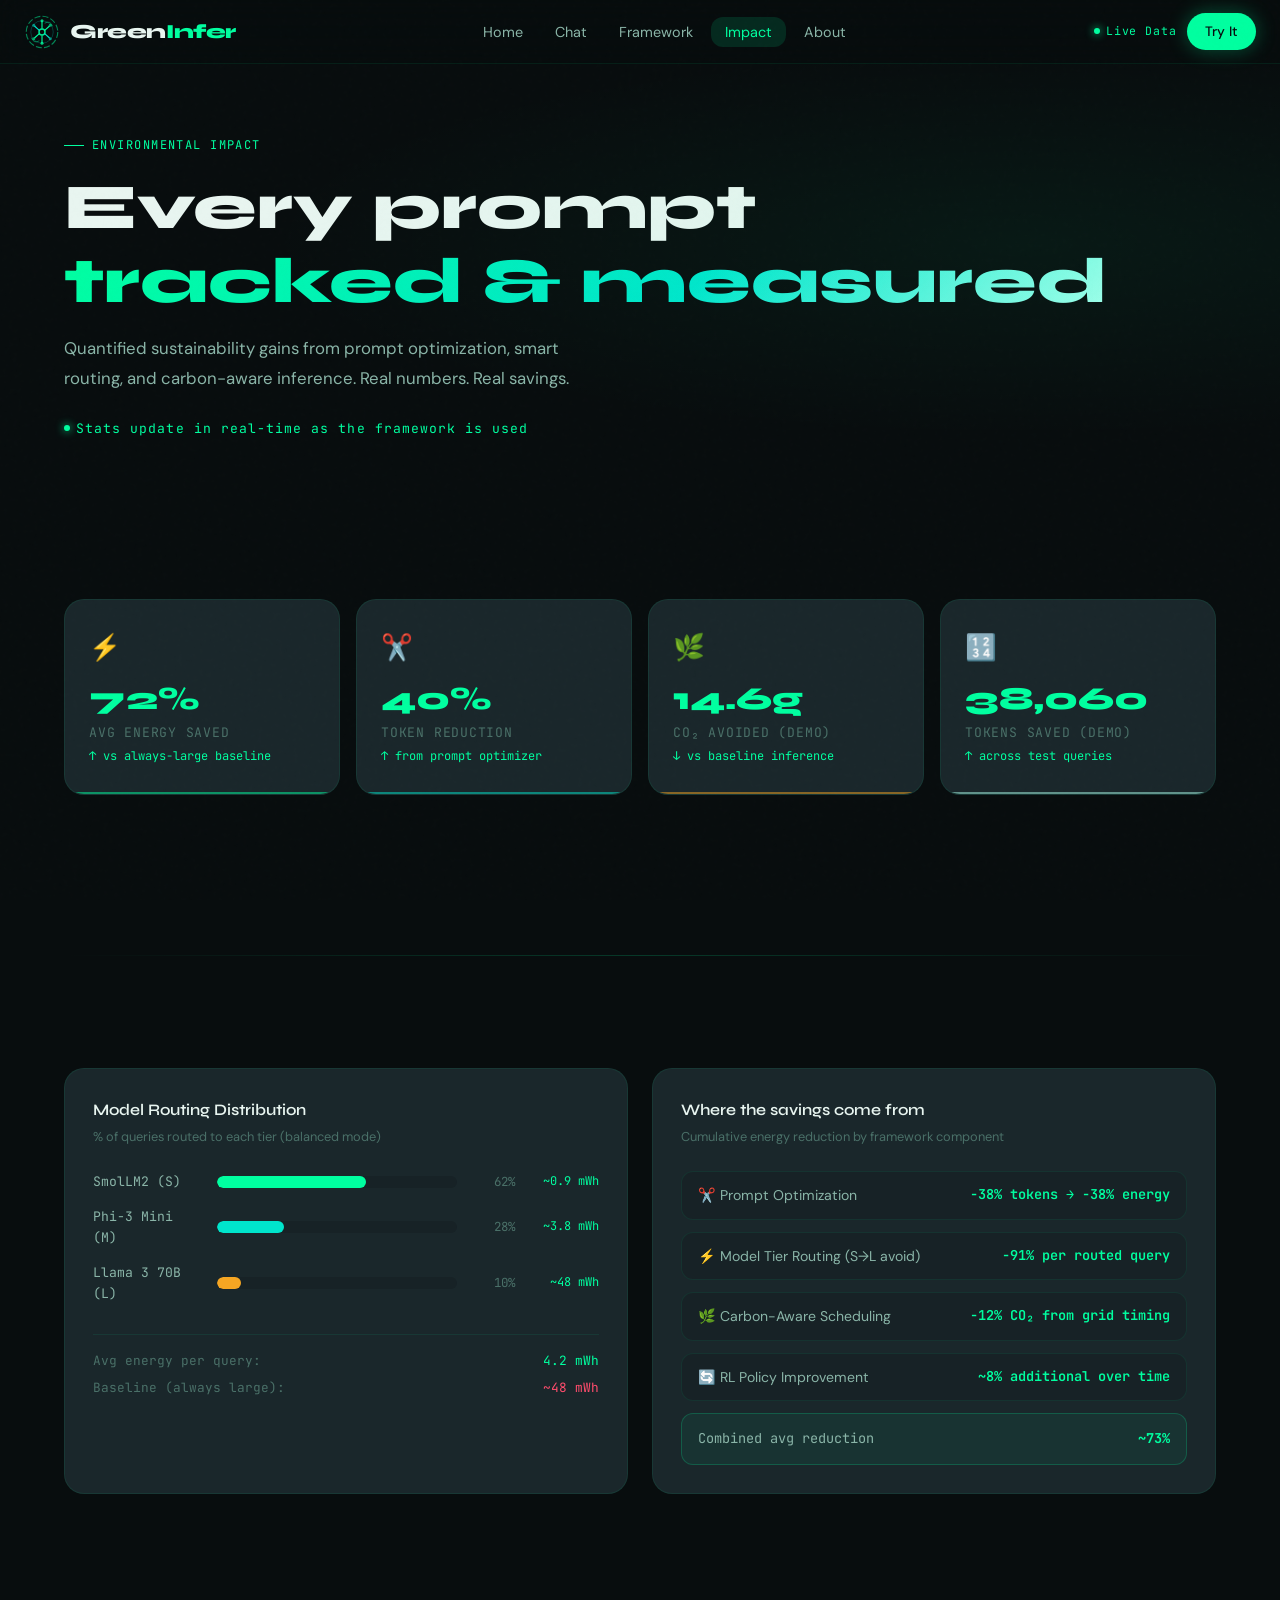
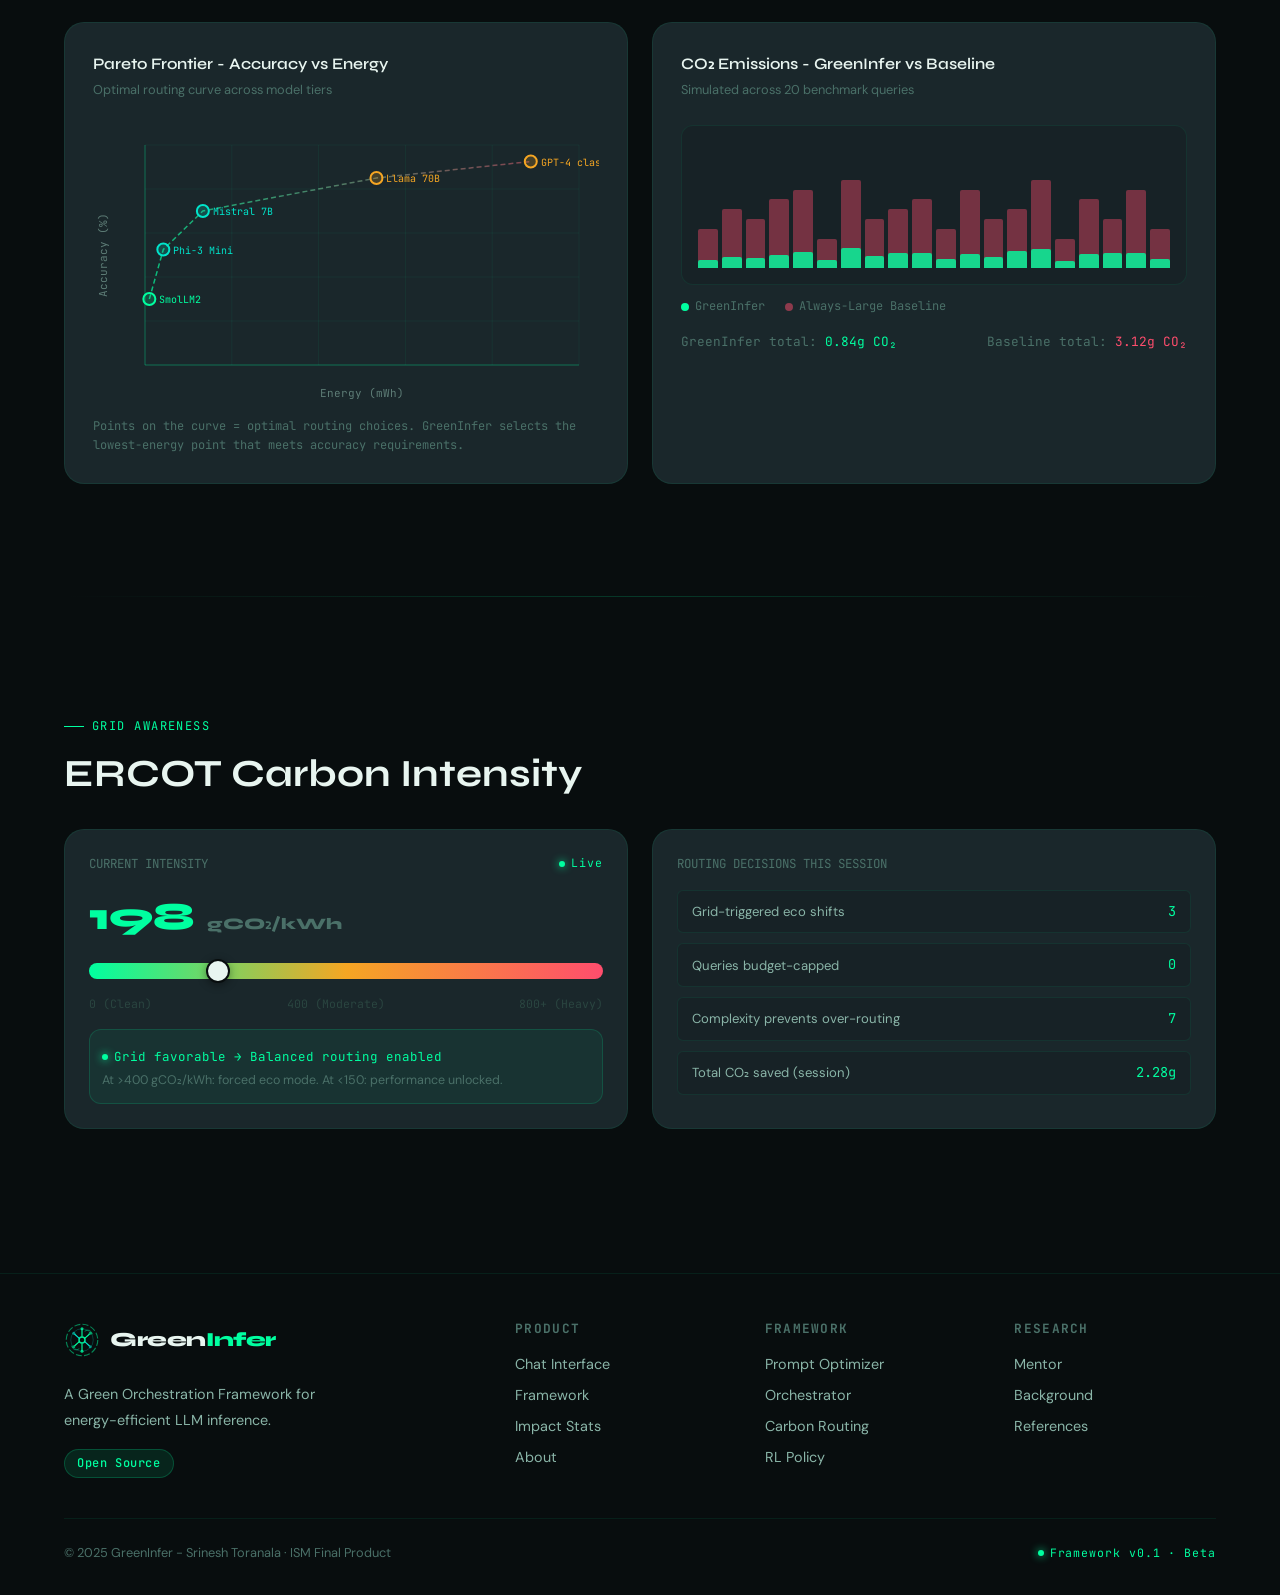
<file: impact.html>
<!DOCTYPE html>
<html lang="en">
<head>
  <meta charset="UTF-8"/>
  <meta name="viewport" content="width=device-width, initial-scale=1.0"/>
  <title>GreenInfer - Impact Dashboard</title>
  <meta name="description" content="Real-time energy savings and carbon impact metrics for the GreenInfer framework."/>
  <style>
/* ============================================================
   GreenInfer - Global Styles
   Aesthetic: Dark biomorphic tech - deep forest meets silicon
   ============================================================ */

@import url('https://fonts.googleapis.com/css2?family=Syne:wght@400;600;700;800&family=DM+Sans:ital,wght@0,300;0,400;0,500;1,300&family=JetBrains+Mono:wght@300;400;500&display=swap');

/* ── Variables ── */
:root {
  --bg-void:       #080d0e;
  --bg-deep:       #0b1214;
  --bg-surface:    #111c1e;
  --bg-raised:     #172226;
  --bg-card:       #1a272b;
  --border:        rgba(0, 255, 160, 0.08);
  --border-mid:    rgba(0, 255, 160, 0.18);
  --border-bright: rgba(0, 255, 160, 0.4);

  --green-core:    #00ffa0;
  --green-soft:    #00d484;
  --green-muted:   #009b62;
  --green-dim:     rgba(0, 255, 160, 0.12);
  --green-glow:    rgba(0, 255, 160, 0.06);

  --teal-accent:   #00e5cc;
  --amber-warn:    #f5a623;
  --red-alert:     #ff4d6d;

  --text-primary:  #e8f5f0;
  --text-secondary:#8ab5a8;
  --text-muted:    #4a7068;
  --text-dim:      #2a4540;

  --font-display:  'Syne', sans-serif;
  --font-body:     'DM Sans', sans-serif;
  --font-mono:     'JetBrains Mono', monospace;

  --radius-sm: 6px;
  --radius-md: 12px;
  --radius-lg: 20px;
  --radius-xl: 32px;

  --shadow-card:   0 4px 24px rgba(0,0,0,0.4), 0 0 0 1px var(--border);
  --shadow-glow:   0 0 40px rgba(0,255,160,0.12);
  --shadow-deep:   0 8px 48px rgba(0,0,0,0.6);

  --nav-height: 64px;
  --sidebar-width: 260px;
}

/* ── Reset ── */
*, *::before, *::after { box-sizing: border-box; margin: 0; padding: 0; }
html { scroll-behavior: smooth; }
body {
  font-family: var(--font-body);
  background: var(--bg-void);
  color: var(--text-primary);
  line-height: 1.6;
  -webkit-font-smoothing: antialiased;
  overflow-x: hidden;
}

/* ── Scrollbar ── */
::-webkit-scrollbar { width: 6px; height: 6px; }
::-webkit-scrollbar-track { background: var(--bg-deep); }
::-webkit-scrollbar-thumb { background: var(--green-muted); border-radius: 3px; }

/* ── Selection ── */
::selection { background: rgba(0,255,160,0.2); color: var(--green-core); }

/* ── Typography ── */
h1,h2,h3,h4,h5 { font-family: var(--font-display); font-weight: 700; line-height: 1.15; }
h1 { font-size: clamp(2.4rem, 5vw, 4.2rem); font-weight: 800; }
h2 { font-size: clamp(1.6rem, 3vw, 2.6rem); }
h3 { font-size: clamp(1.1rem, 2vw, 1.5rem); font-weight: 600; }
p  { color: var(--text-secondary); line-height: 1.75; }
a  { color: var(--green-core); text-decoration: none; }
a:hover { color: var(--teal-accent); }
code, pre { font-family: var(--font-mono); }

/* ── Utility ── */
.mono { font-family: var(--font-mono); }
.green { color: var(--green-core); }
.teal  { color: var(--teal-accent); }
.muted { color: var(--text-muted); }
.dim   { color: var(--text-dim); }

.container {
  max-width: 1200px;
  margin: 0 auto;
  padding: 0 24px;
}

.btn {
  display: inline-flex;
  align-items: center;
  gap: 8px;
  padding: 12px 28px;
  border-radius: var(--radius-xl);
  font-family: var(--font-body);
  font-weight: 500;
  font-size: 0.95rem;
  cursor: pointer;
  border: none;
  transition: all 0.2s ease;
  text-decoration: none;
  white-space: nowrap;
}

.btn-primary {
  background: var(--green-core);
  color: #080d0e;
  box-shadow: 0 0 20px rgba(0,255,160,0.3);
}
.btn-primary:hover {
  background: #1fffb0;
  color: #080d0e;
  box-shadow: 0 0 32px rgba(0,255,160,0.5);
  transform: translateY(-1px);
}

.btn-ghost {
  background: transparent;
  color: var(--text-primary);
  border: 1px solid var(--border-mid);
}
.btn-ghost:hover {
  border-color: var(--green-core);
  color: var(--green-core);
  background: var(--green-dim);
}

.btn-sm {
  padding: 8px 18px;
  font-size: 0.85rem;
}

/* ── Card ── */
.card {
  background: var(--bg-card);
  border: 1px solid var(--border);
  border-radius: var(--radius-lg);
  padding: 28px;
  box-shadow: var(--shadow-card);
  transition: border-color 0.2s, box-shadow 0.2s;
}
.card:hover {
  border-color: var(--border-mid);
  box-shadow: var(--shadow-card), var(--shadow-glow);
}

/* ── Badge ── */
.badge {
  display: inline-flex;
  align-items: center;
  gap: 6px;
  padding: 4px 12px;
  border-radius: var(--radius-xl);
  font-size: 0.75rem;
  font-weight: 500;
  font-family: var(--font-mono);
  letter-spacing: 0.05em;
}
.badge-green {
  background: rgba(0,255,160,0.1);
  color: var(--green-core);
  border: 1px solid rgba(0,255,160,0.2);
}
.badge-teal {
  background: rgba(0,229,204,0.1);
  color: var(--teal-accent);
  border: 1px solid rgba(0,229,204,0.2);
}
.badge-amber {
  background: rgba(245,166,35,0.1);
  color: var(--amber-warn);
  border: 1px solid rgba(245,166,35,0.2);
}

/* ── Divider ── */
.divider {
  height: 1px;
  background: linear-gradient(90deg, transparent, var(--border-mid), transparent);
  margin: 48px 0;
}

/* ── Dot pulse animation ── */
@keyframes pulse-dot {
  0%, 100% { opacity: 1; transform: scale(1); }
  50%       { opacity: 0.4; transform: scale(0.7); }
}
.pulse-dot {
  width: 8px; height: 8px;
  border-radius: 50%;
  background: var(--green-core);
  animation: pulse-dot 1.6s ease-in-out infinite;
  display: inline-block;
}

/* ── Glow ring ── */
.glow-ring {
  position: absolute;
  border-radius: 50%;
  pointer-events: none;
  filter: blur(60px);
  opacity: 0.15;
}

/* ── NAV ── */
.nav {
  position: fixed;
  top: 0; left: 0; right: 0;
  z-index: 1000;
  height: var(--nav-height);
  background: rgba(8,13,14,0.85);
  backdrop-filter: blur(20px) saturate(1.4);
  border-bottom: 1px solid var(--border);
  display: flex;
  align-items: center;
}

.nav-inner {
  width: 100%;
  max-width: 1280px;
  margin: 0 auto;
  padding: 0 24px;
  display: flex;
  align-items: center;
  justify-content: space-between;
  gap: 24px;
}

.nav-logo {
  display: flex;
  align-items: center;
  gap: 10px;
  text-decoration: none;
  flex-shrink: 0;
}

.nav-logo-icon {
  width: 36px;
  height: 36px;
  flex-shrink: 0;
}

.nav-logo-text {
  font-family: var(--font-display);
  font-weight: 800;
  font-size: 1.25rem;
  color: var(--text-primary);
  letter-spacing: -0.02em;
}
.nav-logo-text span { color: var(--green-core); }

.nav-links {
  display: flex;
  align-items: center;
  gap: 4px;
  list-style: none;
}
.nav-links a {
  padding: 6px 14px;
  border-radius: var(--radius-md);
  color: var(--text-secondary);
  font-size: 0.9rem;
  font-weight: 400;
  transition: all 0.15s;
}
.nav-links a:hover, .nav-links a.active {
  background: var(--green-dim);
  color: var(--green-core);
}

.nav-actions {
  display: flex;
  align-items: center;
  gap: 10px;
  flex-shrink: 0;
}

.nav-mobile-toggle {
  display: none;
  background: none;
  border: none;
  color: var(--text-primary);
  cursor: pointer;
  padding: 8px;
}

/* ── Footer ── */
.footer {
  border-top: 1px solid var(--border);
  padding: 48px 0 32px;
  margin-top: 80px;
}
.footer-inner {
  display: grid;
  grid-template-columns: 2fr 1fr 1fr 1fr;
  gap: 48px;
}
.footer-brand p {
  font-size: 0.9rem;
  margin-top: 12px;
  max-width: 260px;
}
.footer-col h4 {
  font-size: 0.8rem;
  letter-spacing: 0.1em;
  text-transform: uppercase;
  color: var(--text-muted);
  margin-bottom: 16px;
  font-family: var(--font-mono);
}
.footer-col a {
  display: block;
  color: var(--text-secondary);
  font-size: 0.9rem;
  margin-bottom: 8px;
  transition: color 0.15s;
}
.footer-col a:hover { color: var(--green-core); }
.footer-bottom {
  margin-top: 40px;
  padding-top: 24px;
  border-top: 1px solid var(--border);
  display: flex;
  justify-content: space-between;
  align-items: center;
  font-size: 0.8rem;
  color: var(--text-muted);
}

/* ── Animations ── */
@keyframes fadeUp {
  from { opacity: 0; transform: translateY(24px); }
  to   { opacity: 1; transform: translateY(0); }
}
@keyframes fadeIn {
  from { opacity: 0; }
  to   { opacity: 1; }
}
@keyframes slideRight {
  from { opacity: 0; transform: translateX(-16px); }
  to   { opacity: 1; transform: translateX(0); }
}
@keyframes floatY {
  0%, 100% { transform: translateY(0); }
  50%       { transform: translateY(-8px); }
}
@keyframes rotate-slow {
  from { transform: rotate(0deg); }
  to   { transform: rotate(360deg); }
}
@keyframes shimmer {
  0%   { background-position: -200% center; }
  100% { background-position: 200% center; }
}
@keyframes scanline {
  0%   { top: -4px; }
  100% { top: 100%; }
}

.animate-fadeUp { animation: fadeUp 0.6s ease forwards; }
.animate-fadeIn { animation: fadeIn 0.4s ease forwards; }
.delay-1 { animation-delay: 0.1s; opacity: 0; }
.delay-2 { animation-delay: 0.2s; opacity: 0; }
.delay-3 { animation-delay: 0.3s; opacity: 0; }
.delay-4 { animation-delay: 0.4s; opacity: 0; }
.delay-5 { animation-delay: 0.5s; opacity: 0; }
.delay-6 { animation-delay: 0.6s; opacity: 0; }

/* ── Section spacing ── */
.section { padding: 96px 0; }
.section-sm { padding: 64px 0; }

.section-label {
  display: inline-flex;
  align-items: center;
  gap: 8px;
  font-family: var(--font-mono);
  font-size: 0.75rem;
  letter-spacing: 0.12em;
  text-transform: uppercase;
  color: var(--green-core);
  margin-bottom: 16px;
}
.section-label::before {
  content: '';
  width: 20px; height: 1px;
  background: var(--green-core);
}

/* ── Grid layouts ── */
.grid-2 { display: grid; grid-template-columns: 1fr 1fr; gap: 24px; }
.grid-3 { display: grid; grid-template-columns: repeat(3, 1fr); gap: 24px; }
.grid-4 { display: grid; grid-template-columns: repeat(4, 1fr); gap: 20px; }

/* ── Stat card ── */
.stat-card {
  background: var(--bg-card);
  border: 1px solid var(--border);
  border-radius: var(--radius-lg);
  padding: 28px 24px;
  text-align: center;
  position: relative;
  overflow: hidden;
  transition: all 0.2s;
}
.stat-card::before {
  content: '';
  position: absolute;
  top: 0; left: 0; right: 0;
  height: 2px;
  background: linear-gradient(90deg, transparent, var(--green-core), transparent);
  opacity: 0;
  transition: opacity 0.2s;
}
.stat-card:hover::before { opacity: 1; }
.stat-card:hover {
  border-color: var(--border-mid);
  transform: translateY(-2px);
}
.stat-value {
  font-family: var(--font-display);
  font-size: 2.2rem;
  font-weight: 800;
  color: var(--green-core);
  line-height: 1;
  margin-bottom: 8px;
}
.stat-label {
  font-size: 0.82rem;
  color: var(--text-muted);
  font-family: var(--font-mono);
  letter-spacing: 0.05em;
  text-transform: uppercase;
}

/* ── Live indicator ── */
.live-badge {
  display: inline-flex;
  align-items: center;
  gap: 6px;
  font-family: var(--font-mono);
  font-size: 0.72rem;
  color: var(--green-core);
  letter-spacing: 0.08em;
}
.live-badge::before {
  content: '';
  width: 6px; height: 6px;
  border-radius: 50%;
  background: var(--green-core);
  box-shadow: 0 0 8px var(--green-core);
  animation: pulse-dot 1.4s ease-in-out infinite;
}

/* ── Tags ── */
.tag {
  display: inline-block;
  padding: 3px 10px;
  border-radius: var(--radius-sm);
  background: var(--bg-raised);
  color: var(--text-secondary);
  font-size: 0.78rem;
  font-family: var(--font-mono);
  border: 1px solid var(--border);
}

/* ── Gradient text ── */
.gradient-text {
  background: linear-gradient(135deg, var(--green-core) 0%, var(--teal-accent) 60%, #a8ffec 100%);
  -webkit-background-clip: text;
  -webkit-text-fill-color: transparent;
  background-clip: text;
}

/* ── Noise texture overlay ── */
body::before {
  content: '';
  position: fixed;
  inset: 0;
  background-image: url("data:image/svg+xml,%3Csvg viewBox='0 0 200 200' xmlns='http://www.w3.org/2000/svg'%3E%3Cfilter id='n'%3E%3CfeTurbulence type='fractalNoise' baseFrequency='0.9' numOctaves='4' stitchTiles='stitch'/%3E%3C/filter%3E%3Crect width='100%25' height='100%25' filter='url(%23n)' opacity='0.025'/%3E%3C/svg%3E");
  pointer-events: none;
  z-index: 9999;
  opacity: 0.4;
}

/* ── Responsive ── */
@media (max-width: 1024px) {
  .grid-4 { grid-template-columns: repeat(2, 1fr); }
  .footer-inner { grid-template-columns: 1fr 1fr; }
}
@media (max-width: 768px) {
  .nav-links { display: none; }
  .nav-mobile-toggle { display: flex; }
  .grid-2, .grid-3 { grid-template-columns: 1fr; }
  .grid-4 { grid-template-columns: 1fr 1fr; }
  .footer-inner { grid-template-columns: 1fr; gap: 32px; }
  .footer-bottom { flex-direction: column; gap: 8px; text-align: center; }
  .section { padding: 64px 0; }
}
@media (max-width: 480px) {
  .grid-4 { grid-template-columns: 1fr; }
  .container { padding: 0 16px; }
}

</style>
  <style>
    .impact-hero {
      padding: calc(var(--nav-height) + 64px) 0 48px;
      position: relative;
    }
    .impact-hero-bg {
      position: absolute;
      inset: 0;
      background: radial-gradient(ellipse 60% 40% at 80% 50%, rgba(0,255,160,0.05), transparent);
      pointer-events: none;
    }

    /* ── Big stats ── */
    .big-stats {
      display: grid;
      grid-template-columns: repeat(4, 1fr);
      gap: 16px;
      margin: 48px 0;
    }
    .big-stat {
      background: var(--bg-card);
      border: 1px solid var(--border);
      border-radius: var(--radius-lg);
      padding: 28px 24px;
      position: relative;
      overflow: hidden;
      transition: all 0.2s;
    }
    .big-stat::after {
      content: '';
      position: absolute;
      bottom: 0; left: 0; right: 0; height: 2px;
      background: var(--accent, var(--green-core));
      opacity: 0.5;
    }
    .big-stat:hover { transform: translateY(-2px); border-color: var(--border-mid); }
    .big-stat-icon {
      font-size: 1.6rem;
      margin-bottom: 12px;
    }
    .big-stat-val {
      font-family: var(--font-display);
      font-weight: 800;
      font-size: 2rem;
      color: var(--green-core);
      line-height: 1.1;
      margin-bottom: 6px;
    }
    .big-stat-label {
      font-size: 0.82rem;
      color: var(--text-muted);
      font-family: var(--font-mono);
      text-transform: uppercase;
      letter-spacing: 0.06em;
    }
    .big-stat-delta {
      font-family: var(--font-mono);
      font-size: 0.75rem;
      color: var(--green-core);
      margin-top: 4px;
    }

    /* ── Chart containers ── */
    .chart-container {
      background: var(--bg-card);
      border: 1px solid var(--border);
      border-radius: var(--radius-lg);
      padding: 28px;
      position: relative;
    }
    .chart-title {
      font-family: var(--font-display);
      font-weight: 600;
      font-size: 1rem;
      margin-bottom: 4px;
    }
    .chart-subtitle {
      font-size: 0.8rem;
      color: var(--text-muted);
      margin-bottom: 24px;
    }
    canvas { display: block; width: 100% !important; }

    /* ── Pareto frontier ── */
    .pareto-canvas-wrap {
      position: relative;
      height: 280px;
    }
    #pareto-canvas {
      width: 100%;
      height: 100%;
    }

    /* ── Model breakdown ── */
    .model-breakdown {
      display: flex;
      flex-direction: column;
      gap: 14px;
    }
    .model-bar-row {
      display: flex;
      align-items: center;
      gap: 14px;
    }
    .model-bar-name {
      width: 110px;
      font-size: 0.82rem;
      font-family: var(--font-mono);
      color: var(--text-secondary);
      flex-shrink: 0;
    }
    .model-bar-track {
      flex: 1;
      height: 12px;
      background: var(--bg-raised);
      border-radius: 6px;
      overflow: hidden;
    }
    .model-bar-fill {
      height: 100%;
      border-radius: 6px;
      transition: width 1.2s ease;
    }
    .model-bar-pct {
      width: 44px;
      text-align: right;
      font-family: var(--font-mono);
      font-size: 0.78rem;
      color: var(--text-muted);
      flex-shrink: 0;
    }
    .model-bar-energy {
      width: 70px;
      text-align: right;
      font-family: var(--font-mono);
      font-size: 0.75rem;
      color: var(--green-core);
      flex-shrink: 0;
    }

    /* ── Savings breakdown ── */
    .savings-breakdown {
      display: flex;
      flex-direction: column;
      gap: 12px;
    }
    .savings-row {
      display: flex;
      align-items: center;
      justify-content: space-between;
      padding: 12px 16px;
      background: var(--bg-raised);
      border: 1px solid var(--border);
      border-radius: var(--radius-md);
      font-size: 0.88rem;
    }
    .savings-source { color: var(--text-secondary); }
    .savings-amount {
      font-family: var(--font-mono);
      font-size: 0.85rem;
      color: var(--green-core);
      font-weight: 600;
    }

    /* ── Carbon timeline ── */
    .timeline-chart {
      height: 160px;
      position: relative;
      background: var(--bg-raised);
      border-radius: var(--radius-md);
      border: 1px solid var(--border);
      padding: 16px;
      overflow: hidden;
    }
    .timeline-bars {
      display: flex;
      align-items: flex-end;
      height: 100%;
      gap: 4px;
    }
    .tl-bar {
      flex: 1;
      border-radius: 2px 2px 0 0;
      position: relative;
    }
    .tl-bar-greeninfer { background: var(--green-core); opacity: 0.8; }
    .tl-bar-baseline { background: var(--red-alert); opacity: 0.4; }
    .timeline-legend {
      display: flex;
      gap: 20px;
      margin-top: 12px;
      font-size: 0.75rem;
      font-family: var(--font-mono);
    }
    .legend-item { display: flex; align-items: center; gap: 6px; color: var(--text-muted); }
    .legend-dot { width: 8px; height: 8px; border-radius: 50%; }

    /* ── Grid section ── */
    .grid-panel {
      background: var(--bg-card);
      border: 1px solid var(--border);
      border-radius: var(--radius-lg);
      padding: 24px;
    }
    .grid-intensity-bar {
      height: 16px;
      border-radius: 8px;
      background: linear-gradient(90deg, var(--green-core) 0%, var(--amber-warn) 50%, var(--red-alert) 100%);
      position: relative;
      margin: 16px 0;
    }
    .grid-intensity-marker {
      position: absolute;
      top: -4px;
      width: 24px; height: 24px;
      border-radius: 50%;
      background: var(--text-primary);
      border: 2px solid var(--bg-void);
      transform: translateX(-50%);
      left: 20%;
      box-shadow: 0 2px 8px rgba(0,0,0,0.4);
      transition: left 0.5s ease;
    }
    .grid-labels {
      display: flex;
      justify-content: space-between;
      font-size: 0.72rem;
      font-family: var(--font-mono);
      color: var(--text-dim);
    }

    @media (max-width: 900px) {
      .big-stats { grid-template-columns: repeat(2, 1fr); }
    }
    @media (max-width: 480px) {
      .big-stats { grid-template-columns: 1fr; }
    }
  </style>
</head>
<body>

<!-- ── NAV ── -->
<nav class="nav">
  <div class="nav-inner">
    <a href="index.html" class="nav-logo">
      <img src="logo.svg" alt="GreenInfer Logo" class="nav-logo-icon"/>
      <span class="nav-logo-text">Green<span>Infer</span></span>
    </a>
    <ul class="nav-links">
      <li><a href="index.html">Home</a></li>
      <li><a href="chat.html">Chat</a></li>
      <li><a href="framework.html">Framework</a></li>
      <li><a href="impact.html" class="active">Impact</a></li>
      <li><a href="about.html">About</a></li>
    </ul>
    <div class="nav-actions">
      <span class="live-badge">Live Data</span>
      <a href="chat.html" class="btn btn-primary btn-sm">Try It</a>
    </div>
    <button class="nav-mobile-toggle" id="nav-toggle" aria-label="Toggle menu">
      <svg width="22" height="22" viewBox="0 0 22 22" fill="currentColor">
        <rect y="3" width="22" height="2" rx="1"/>
        <rect y="10" width="22" height="2" rx="1"/>
        <rect y="17" width="22" height="2" rx="1"/>
      </svg>
    </button>
  </div>
</nav>

<!-- ── HERO ── -->
<section class="impact-hero">
  <div class="impact-hero-bg"></div>
  <div class="container">
    <div class="section-label">Environmental Impact</div>
    <h1 style="margin-bottom:16px;">Every prompt<br/><span class="gradient-text">tracked & measured</span></h1>
    <p style="max-width:520px; font-size:1.05rem;">Quantified sustainability gains from prompt optimization, smart routing, and carbon-aware inference. Real numbers. Real savings.</p>
    <div style="margin-top:20px;">
      <span class="live-badge" style="font-size:0.82rem;">Stats update in real-time as the framework is used</span>
    </div>
  </div>
</section>

<!-- ── BIG STATS ── -->
<section class="section-sm">
  <div class="container">
    <div class="big-stats scroll-reveal">
      <div class="big-stat" style="--accent: var(--green-core)">
        <div class="big-stat-icon">⚡</div>
        <div class="big-stat-val"><span class="counter" data-target="73" data-suffix="%">0%</span></div>
        <div class="big-stat-label">Avg Energy Saved</div>
        <div class="big-stat-delta">↑ vs always-large baseline</div>
      </div>
      <div class="big-stat" style="--accent: var(--teal-accent)">
        <div class="big-stat-icon">✂️</div>
        <div class="big-stat-val"><span class="counter" data-target="41" data-suffix="%">0%</span></div>
        <div class="big-stat-label">Token Reduction</div>
        <div class="big-stat-delta">↑ from prompt optimizer</div>
      </div>
      <div class="big-stat" style="--accent: var(--amber-warn)">
        <div class="big-stat-icon">🌿</div>
        <div class="big-stat-val"><span class="counter" data-target="14.8" data-suffix="g">0g</span></div>
        <div class="big-stat-label">CO₂ Avoided (demo)</div>
        <div class="big-stat-delta">↓ vs baseline inference</div>
      </div>
      <div class="big-stat" style="--accent: #a8ffec">
        <div class="big-stat-icon">🔢</div>
        <div class="big-stat-val"><span class="counter" data-target="38456">0</span></div>
        <div class="big-stat-label">Tokens Saved (demo)</div>
        <div class="big-stat-delta">↑ across test queries</div>
      </div>
    </div>
  </div>
</section>

<div class="container"><div class="divider"></div></div>

<!-- ── CHARTS ROW 1 ── -->
<section class="section-sm">
  <div class="container">
    <div class="grid-2" style="gap:24px;">

      <!-- Model Routing Distribution -->
      <div class="chart-container scroll-reveal">
        <div class="chart-title">Model Routing Distribution</div>
        <div class="chart-subtitle">% of queries routed to each tier (balanced mode)</div>
        <div class="model-breakdown">
          <div class="model-bar-row">
            <span class="model-bar-name">SmolLM2 (S)</span>
            <div class="model-bar-track">
              <div class="model-bar-fill" id="bar-s" style="width:0%; background:var(--green-core)"></div>
            </div>
            <span class="model-bar-pct" id="pct-s">62%</span>
            <span class="model-bar-energy">~0.9 mWh</span>
          </div>
          <div class="model-bar-row">
            <span class="model-bar-name">Phi-3 Mini (M)</span>
            <div class="model-bar-track">
              <div class="model-bar-fill" id="bar-m" style="width:0%; background:var(--teal-accent)"></div>
            </div>
            <span class="model-bar-pct" id="pct-m">28%</span>
            <span class="model-bar-energy">~3.8 mWh</span>
          </div>
          <div class="model-bar-row">
            <span class="model-bar-name">Llama 3 70B (L)</span>
            <div class="model-bar-track">
              <div class="model-bar-fill" id="bar-l" style="width:0%; background:var(--amber-warn)"></div>
            </div>
            <span class="model-bar-pct" id="pct-l">10%</span>
            <span class="model-bar-energy">~48 mWh</span>
          </div>
          <div style="margin-top:16px; padding-top:16px; border-top:1px solid var(--border);">
            <div style="display:flex; justify-content:space-between; font-size:0.8rem; font-family:var(--font-mono); color:var(--text-muted);">
              <span>Avg energy per query:</span>
              <span class="green">4.2 mWh</span>
            </div>
            <div style="display:flex; justify-content:space-between; font-size:0.8rem; font-family:var(--font-mono); color:var(--text-muted); margin-top:6px;">
              <span>Baseline (always large):</span>
              <span style="color:var(--red-alert)">~48 mWh</span>
            </div>
          </div>
        </div>
      </div>

      <!-- Savings Breakdown -->
      <div class="chart-container scroll-reveal">
        <div class="chart-title">Where the savings come from</div>
        <div class="chart-subtitle">Cumulative energy reduction by framework component</div>
        <div class="savings-breakdown">
          <div class="savings-row">
            <span class="savings-source">✂️ Prompt Optimization</span>
            <span class="savings-amount">−38% tokens → −38% energy</span>
          </div>
          <div class="savings-row">
            <span class="savings-source">⚡ Model Tier Routing (S→L avoid)</span>
            <span class="savings-amount">−91% per routed query</span>
          </div>
          <div class="savings-row">
            <span class="savings-source">🌿 Carbon-Aware Scheduling</span>
            <span class="savings-amount">−12% CO₂ from grid timing</span>
          </div>
          <div class="savings-row">
            <span class="savings-source">🔄 RL Policy Improvement</span>
            <span class="savings-amount">~8% additional over time</span>
          </div>
          <div style="padding:14px 16px; background:rgba(0,255,160,0.06); border:1px solid rgba(0,255,160,0.2); border-radius:var(--radius-md);">
            <div style="display:flex; justify-content:space-between; font-family:var(--font-mono); font-size:0.85rem;">
              <span style="color:var(--text-secondary);">Combined avg reduction</span>
              <span style="color:var(--green-core); font-weight:700;">~73%</span>
            </div>
          </div>
        </div>
      </div>
    </div>
  </div>
</section>

<!-- ── PARETO + TIMELINE ── -->
<section class="section-sm">
  <div class="container">
    <div class="grid-2" style="gap:24px;">

      <!-- Pareto Frontier -->
      <div class="chart-container scroll-reveal">
        <div class="chart-title">Pareto Frontier - Accuracy vs Energy</div>
        <div class="chart-subtitle">Optimal routing curve across model tiers</div>
        <div class="pareto-canvas-wrap">
          <canvas id="pareto-canvas"></canvas>
        </div>
        <div style="margin-top:12px; font-size:0.75rem; color:var(--text-muted); font-family:var(--font-mono);">
          Points on the curve = optimal routing choices. GreenInfer selects the lowest-energy point that meets accuracy requirements.
        </div>
      </div>

      <!-- CO2 Timeline -->
      <div class="chart-container scroll-reveal">
        <div class="chart-title">CO₂ Emissions - GreenInfer vs Baseline</div>
        <div class="chart-subtitle">Simulated across 20 benchmark queries</div>
        <div class="timeline-chart">
          <div class="timeline-bars" id="timeline-bars"></div>
        </div>
        <div class="timeline-legend">
          <div class="legend-item">
            <div class="legend-dot" style="background:var(--green-core)"></div>
            GreenInfer
          </div>
          <div class="legend-item">
            <div class="legend-dot" style="background:var(--red-alert); opacity:0.5"></div>
            Always-Large Baseline
          </div>
        </div>
        <div style="margin-top:16px; display:flex; justify-content:space-between; font-size:0.8rem; font-family:var(--font-mono);">
          <div style="color:var(--text-muted)">GreenInfer total: <span class="green">0.84g CO₂</span></div>
          <div style="color:var(--text-muted)">Baseline total: <span style="color:var(--red-alert)">3.12g CO₂</span></div>
        </div>
      </div>
    </div>
  </div>
</section>

<div class="container"><div class="divider"></div></div>

<!-- ── GRID PANEL ── -->
<section class="section-sm">
  <div class="container">
    <div class="section-label">Grid Awareness</div>
    <h2 style="margin-bottom:32px;">ERCOT Carbon Intensity</h2>
    <div class="grid-2" style="gap:24px;">
      <div class="grid-panel scroll-reveal">
        <div style="display:flex; justify-content:space-between; align-items:center; margin-bottom:12px;">
          <span style="font-family:var(--font-mono); font-size:0.78rem; color:var(--text-muted);">CURRENT INTENSITY</span>
          <span class="live-badge">Live</span>
        </div>
        <div style="font-family:var(--font-display); font-size:2.4rem; font-weight:800; color:var(--green-core);">198 <span style="font-size:1rem; color:var(--text-muted);">gCO₂/kWh</span></div>
        <div class="grid-intensity-bar">
          <div class="grid-intensity-marker" style="left:25%"></div>
        </div>
        <div class="grid-labels">
          <span>0 (Clean)</span>
          <span>400 (Moderate)</span>
          <span>800+ (Heavy)</span>
        </div>
        <div style="margin-top:16px; padding:12px; background:rgba(0,255,160,0.06); border:1px solid rgba(0,255,160,0.15); border-radius:var(--radius-md);">
          <div class="live-badge" style="font-size:0.78rem; margin-bottom:4px;">Grid favorable → Balanced routing enabled</div>
          <div style="font-size:0.78rem; color:var(--text-muted);">At &gt;400 gCO₂/kWh: forced eco mode. At &lt;150: performance unlocked.</div>
        </div>
      </div>
      <div class="grid-panel scroll-reveal">
        <div style="font-family:var(--font-mono); font-size:0.78rem; color:var(--text-muted); margin-bottom:16px;">ROUTING DECISIONS THIS SESSION</div>
        <div style="display:flex; flex-direction:column; gap:10px;">
          <div style="display:flex; justify-content:space-between; align-items:center; padding:10px 14px; background:var(--bg-raised); border:1px solid var(--border); border-radius:var(--radius-sm);">
            <span style="font-size:0.82rem; color:var(--text-secondary);">Grid-triggered eco shifts</span>
            <span class="green mono" style="font-size:0.85rem;">3</span>
          </div>
          <div style="display:flex; justify-content:space-between; align-items:center; padding:10px 14px; background:var(--bg-raised); border:1px solid var(--border); border-radius:var(--radius-sm);">
            <span style="font-size:0.82rem; color:var(--text-secondary);">Queries budget-capped</span>
            <span class="green mono" style="font-size:0.85rem;">0</span>
          </div>
          <div style="display:flex; justify-content:space-between; align-items:center; padding:10px 14px; background:var(--bg-raised); border:1px solid var(--border); border-radius:var(--radius-sm);">
            <span style="font-size:0.82rem; color:var(--text-secondary);">Complexity prevents over-routing</span>
            <span class="green mono" style="font-size:0.85rem;">7</span>
          </div>
          <div style="display:flex; justify-content:space-between; align-items:center; padding:10px 14px; background:var(--bg-raised); border:1px solid var(--border); border-radius:var(--radius-sm);">
            <span style="font-size:0.82rem; color:var(--text-secondary);">Total CO₂ saved (session)</span>
            <span class="green mono" style="font-size:0.85rem;">2.28g</span>
          </div>
        </div>
      </div>
    </div>
  </div>
</section>

<!-- ── FOOTER ── -->
<footer class="footer">
  <div class="container">
    <div class="footer-inner">
      <div class="footer-brand">
        <a href="index.html" class="nav-logo" style="margin-bottom:12px; display:inline-flex;">
          <img src="logo.svg" alt="GreenInfer" class="nav-logo-icon"/>
          <span class="nav-logo-text">Green<span>Infer</span></span>
        </a>
        <p>A Green Orchestration Framework for energy-efficient LLM inference.</p>
        <div style="margin-top:16px;"><span class="badge badge-green">Open Source</span></div>
      </div>
      <div class="footer-col">
        <h4>Product</h4>
        <a href="chat.html">Chat Interface</a>
        <a href="framework.html">Framework</a>
        <a href="impact.html">Impact Stats</a>
        <a href="about.html">About</a>
      </div>
      <div class="footer-col">
        <h4>Framework</h4>
        <a href="framework.html#optimizer">Prompt Optimizer</a>
        <a href="framework.html#orchestrator">Orchestrator</a>
        <a href="framework.html#routing">Carbon Routing</a>
        <a href="framework.html#rl">RL Policy</a>
      </div>
      <div class="footer-col">
        <h4>Research</h4>
        <a href="about.html#mentor">Mentor</a>
        <a href="about.html#background">Background</a>
        <a href="about.html#papers">References</a>
      </div>
    </div>
    <div class="footer-bottom">
      <span>© 2025 GreenInfer - Srinesh Toranala · ISM Final Product</span>
      <span class="live-badge">Framework v0.1 · Beta</span>
    </div>
  </div>
</footer>

<script>
/* ============================================================
   GreenInfer - Shared JS
   ============================================================ */

// ── Nav active state ──
function setActiveNav() {
  const path = window.location.pathname.split('/').pop() || 'index.html';
  document.querySelectorAll('.nav-links a').forEach(a => {
    const href = a.getAttribute('href');
    if (href === path || (path === '' && href === 'index.html')) {
      a.classList.add('active');
    }
  });
}

// ── Mobile nav toggle ──
function initMobileNav() {
  const toggle = document.getElementById('nav-toggle');
  const navLinks = document.querySelector('.nav-links');
  if (!toggle) return;
  toggle.addEventListener('click', () => {
    navLinks.style.display = navLinks.style.display === 'flex' ? 'none' : 'flex';
    navLinks.style.flexDirection = 'column';
    navLinks.style.position = 'absolute';
    navLinks.style.top = '64px';
    navLinks.style.left = '0';
    navLinks.style.right = '0';
    navLinks.style.background = 'rgba(8,13,14,0.98)';
    navLinks.style.padding = '16px';
    navLinks.style.borderBottom = '1px solid rgba(0,255,160,0.1)';
  });
}

// ── Animate on scroll ──
function initScrollAnimations() {
  const observer = new IntersectionObserver((entries) => {
    entries.forEach(e => {
      if (e.isIntersecting) {
        e.target.style.opacity = '1';
        e.target.style.transform = 'translateY(0)';
        observer.unobserve(e.target);
      }
    });
  }, { threshold: 0.1, rootMargin: '0px 0px -40px 0px' });

  document.querySelectorAll('.scroll-reveal').forEach(el => {
    el.style.opacity = '0';
    el.style.transform = 'translateY(24px)';
    el.style.transition = 'opacity 0.6s ease, transform 0.6s ease';
    observer.observe(el);
  });
}

// ── Counter animation ──
function animateCounter(el, target, duration = 1800, suffix = '') {
  const start = performance.now();
  const isFloat = target % 1 !== 0;
  const update = (now) => {
    const progress = Math.min((now - start) / duration, 1);
    const ease = 1 - Math.pow(1 - progress, 3);
    const val = ease * target;
    el.textContent = (isFloat ? val.toFixed(1) : Math.floor(val).toLocaleString()) + suffix;
    if (progress < 1) requestAnimationFrame(update);
  };
  requestAnimationFrame(update);
}

function initCounters() {
  const observer = new IntersectionObserver((entries) => {
    entries.forEach(e => {
      if (e.isIntersecting) {
        const el = e.target;
        const target = parseFloat(el.dataset.target);
        const suffix = el.dataset.suffix || '';
        animateCounter(el, target, 1800, suffix);
        observer.unobserve(el);
      }
    });
  }, { threshold: 0.5 });
  document.querySelectorAll('.counter').forEach(el => observer.observe(el));
}

// ── Carbon mode indicator ──
const GRID_INTENSITY = {
  eco: { label: 'Grid: Clean', color: '#00ffa0', bar: 18 },
  moderate: { label: 'Grid: Moderate', color: '#f5a623', bar: 52 },
  high: { label: 'Grid: Heavy', color: '#ff4d6d', bar: 88 }
};

function setGridMode(mode) {
  const data = GRID_INTENSITY[mode];
  const indicator = document.getElementById('grid-indicator');
  const bar = document.getElementById('grid-bar');
  if (indicator) {
    indicator.textContent = data.label;
    indicator.style.color = data.color;
  }
  if (bar) {
    bar.style.width = data.bar + '%';
    bar.style.background = data.color;
  }
}

// ── Tooltip ──
function initTooltips() {
  document.querySelectorAll('[data-tooltip]').forEach(el => {
    const tip = document.createElement('div');
    tip.className = 'tooltip';
    tip.textContent = el.dataset.tooltip;
    tip.style.cssText = `
      position:absolute; background:#1a272b; color:#e8f5f0;
      font-size:0.78rem; font-family:var(--font-mono);
      padding:6px 10px; border-radius:6px; white-space:nowrap;
      border:1px solid rgba(0,255,160,0.2); z-index:100;
      pointer-events:none; opacity:0; transition:opacity 0.15s;
    `;
    document.body.appendChild(tip);
    el.addEventListener('mouseenter', (ev) => {
      const r = el.getBoundingClientRect();
      tip.style.left = r.left + 'px';
      tip.style.top = (r.top - 36 + window.scrollY) + 'px';
      tip.style.opacity = '1';
    });
    el.addEventListener('mouseleave', () => { tip.style.opacity = '0'; });
  });
}

// ── Energy formatter ──
function formatEnergy(wh) {
  if (wh < 1) return (wh * 1000).toFixed(2) + ' mWh';
  return wh.toFixed(3) + ' Wh';
}
function formatCO2(g) {
  if (g < 1) return (g * 1000).toFixed(2) + ' mg';
  return g.toFixed(3) + ' g CO₂';
}

// ── Init all ──
document.addEventListener('DOMContentLoaded', () => {
  setActiveNav();
  initMobileNav();
  initScrollAnimations();
  initCounters();
  initTooltips();
});

</script>
<script>
// ── Animate model bars ──
function animateBars() {
  setTimeout(() => {
    document.getElementById('bar-s').style.width = '62%';
    document.getElementById('bar-m').style.width = '28%';
    document.getElementById('bar-l').style.width = '10%';
  }, 400);
}
animateBars();

// ── Pareto Canvas ──
function drawPareto() {
  const canvas = document.getElementById('pareto-canvas');
  if (!canvas) return;
  const dpr = window.devicePixelRatio || 1;
  const rect = canvas.parentElement.getBoundingClientRect();
  canvas.width = rect.width * dpr;
  canvas.height = 280 * dpr;
  const ctx = canvas.getContext('2d');
  ctx.scale(dpr, dpr);

  const W = rect.width, H = 280;
  const PAD = { top: 20, right: 20, bottom: 40, left: 52 };
  const cW = W - PAD.left - PAD.right;
  const cH = H - PAD.top - PAD.bottom;

  ctx.clearRect(0, 0, W, H);

  // Grid
  ctx.strokeStyle = 'rgba(0,255,160,0.06)';
  ctx.lineWidth = 1;
  for (let i = 0; i <= 5; i++) {
    const y = PAD.top + (cH / 5) * i;
    ctx.beginPath(); ctx.moveTo(PAD.left, y); ctx.lineTo(PAD.left + cW, y); ctx.stroke();
    const x = PAD.left + (cW / 5) * i;
    ctx.beginPath(); ctx.moveTo(x, PAD.top); ctx.lineTo(x, PAD.top + cH); ctx.stroke();
  }

  // Axes
  ctx.strokeStyle = 'rgba(0,255,160,0.2)';
  ctx.lineWidth = 1.5;
  ctx.beginPath(); ctx.moveTo(PAD.left, PAD.top); ctx.lineTo(PAD.left, PAD.top + cH); ctx.stroke();
  ctx.beginPath(); ctx.moveTo(PAD.left, PAD.top + cH); ctx.lineTo(PAD.left + cW, PAD.top + cH); ctx.stroke();

  // Labels
  ctx.fillStyle = 'rgba(138,181,168,0.6)';
  ctx.font = `11px JetBrains Mono, monospace`;
  ctx.textAlign = 'center';
  ctx.fillText('Energy (mWh)', PAD.left + cW / 2, H - 8);
  ctx.save();
  ctx.translate(14, PAD.top + cH / 2);
  ctx.rotate(-Math.PI / 2);
  ctx.fillText('Accuracy (%)', 0, 0);
  ctx.restore();

  // Data points (energy, accuracy, label)
  const points = [
    { e: 0.9,  a: 72, label: 'SmolLM2', tier: 'small' },
    { e: 3.8,  a: 81, label: 'Phi-3 Mini', tier: 'medium' },
    { e: 12,   a: 88, label: 'Mistral 7B', tier: 'medium' },
    { e: 48,   a: 94, label: 'Llama 70B', tier: 'large' },
    { e: 80,   a: 97, label: 'GPT-4 class', tier: 'large' },
  ];
  const maxE = 90, minA = 60, maxA = 100;

  // Pareto frontier line
  const grd = ctx.createLinearGradient(PAD.left, 0, PAD.left + cW, 0);
  grd.addColorStop(0, 'rgba(0,255,160,0.7)');
  grd.addColorStop(1, 'rgba(255,77,109,0.5)');
  ctx.strokeStyle = grd;
  ctx.lineWidth = 1.5;
  ctx.setLineDash([5, 3]);
  ctx.beginPath();
  points.forEach((p, i) => {
    const x = PAD.left + (p.e / maxE) * cW;
    const y = PAD.top + cH - ((p.a - minA) / (maxA - minA)) * cH;
    if (i === 0) ctx.moveTo(x, y); else ctx.lineTo(x, y);
  });
  ctx.stroke();
  ctx.setLineDash([]);

  // Dots
  const colors = { small: '#00ffa0', medium: '#00e5cc', large: '#f5a623' };
  points.forEach(p => {
    const x = PAD.left + (p.e / maxE) * cW;
    const y = PAD.top + cH - ((p.a - minA) / (maxA - minA)) * cH;
    ctx.beginPath();
    ctx.arc(x, y, 6, 0, Math.PI * 2);
    ctx.fillStyle = colors[p.tier] + '33';
    ctx.fill();
    ctx.strokeStyle = colors[p.tier];
    ctx.lineWidth = 2;
    ctx.stroke();

    // Label
    ctx.fillStyle = colors[p.tier];
    ctx.font = `10px JetBrains Mono, monospace`;
    ctx.textAlign = 'left';
    ctx.fillText(p.label, x + 10, y + 4);
  });
}

// ── Timeline Chart ──
function buildTimeline() {
  const container = document.getElementById('timeline-bars');
  if (!container) return;

  const baseline = [0.4, 0.6, 0.5, 0.7, 0.8, 0.3, 0.9, 0.5, 0.6, 0.7,
                    0.4, 0.8, 0.5, 0.6, 0.9, 0.3, 0.7, 0.5, 0.8, 0.4];
  const greeninfer = baseline.map(v => v * (0.18 + Math.random() * 0.12));
  const maxVal = Math.max(...baseline);

  baseline.forEach((b, i) => {
    const group = document.createElement('div');
    group.style.cssText = 'flex:1; display:flex; flex-direction:column; align-items:center; justify-content:flex-end; gap:2px; height:100%;';

    const gbEl = document.createElement('div');
    gbEl.className = 'tl-bar tl-bar-baseline';
    gbEl.style.height = (b / maxVal * 70) + '%';
    gbEl.style.width = '100%';
    gbEl.title = `Baseline: ${b.toFixed(3)}g CO₂`;

    const giEl = document.createElement('div');
    giEl.className = 'tl-bar tl-bar-greeninfer';
    giEl.style.cssText = `height:${(greeninfer[i] / maxVal * 70)}%; width:100%; position:absolute; bottom:0; left:0;`;

    const wrap = document.createElement('div');
    wrap.style.cssText = 'position:relative; flex:1; width:100%; display:flex; align-items:flex-end;';
    wrap.appendChild(gbEl);
    wrap.appendChild(giEl);

    group.appendChild(wrap);
    container.appendChild(group);
  });
}

window.addEventListener('load', () => {
  drawPareto();
  buildTimeline();
});
window.addEventListener('resize', drawPareto);
</script>
</body>
</html>
</file>
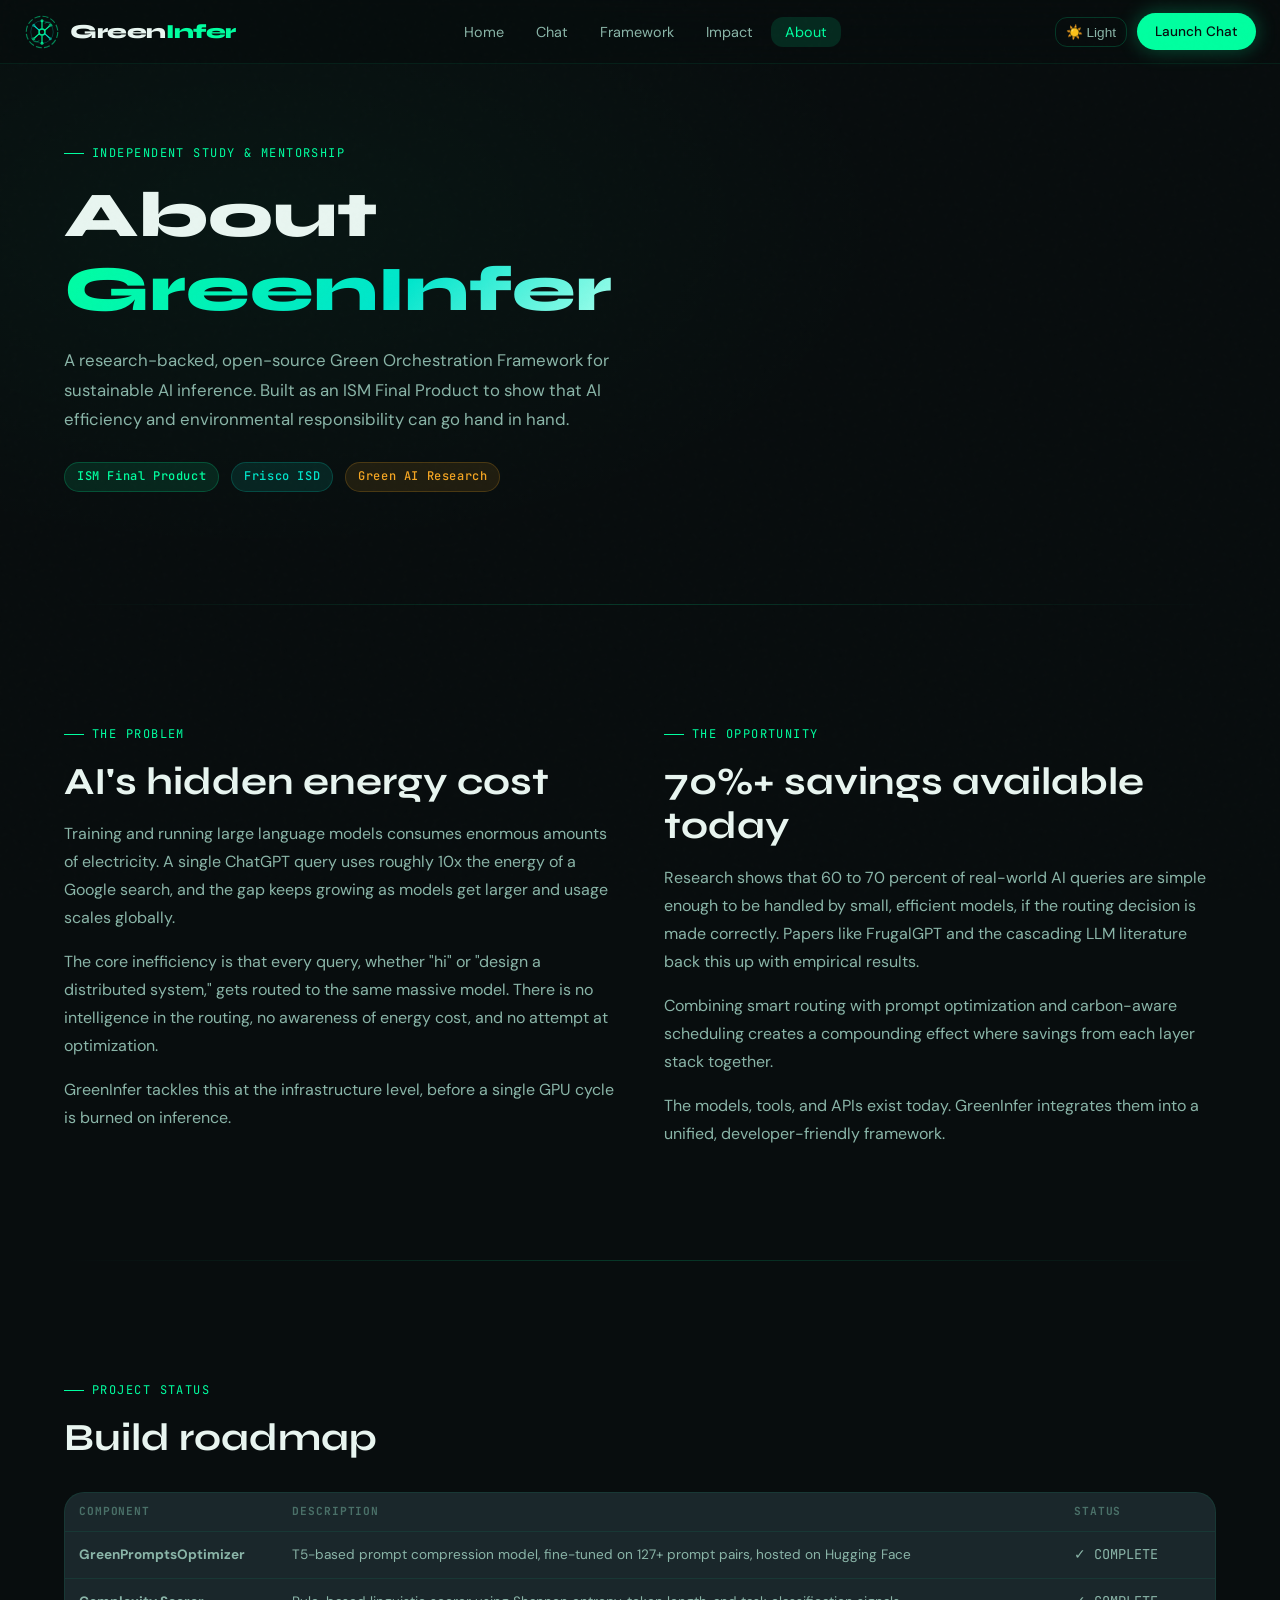
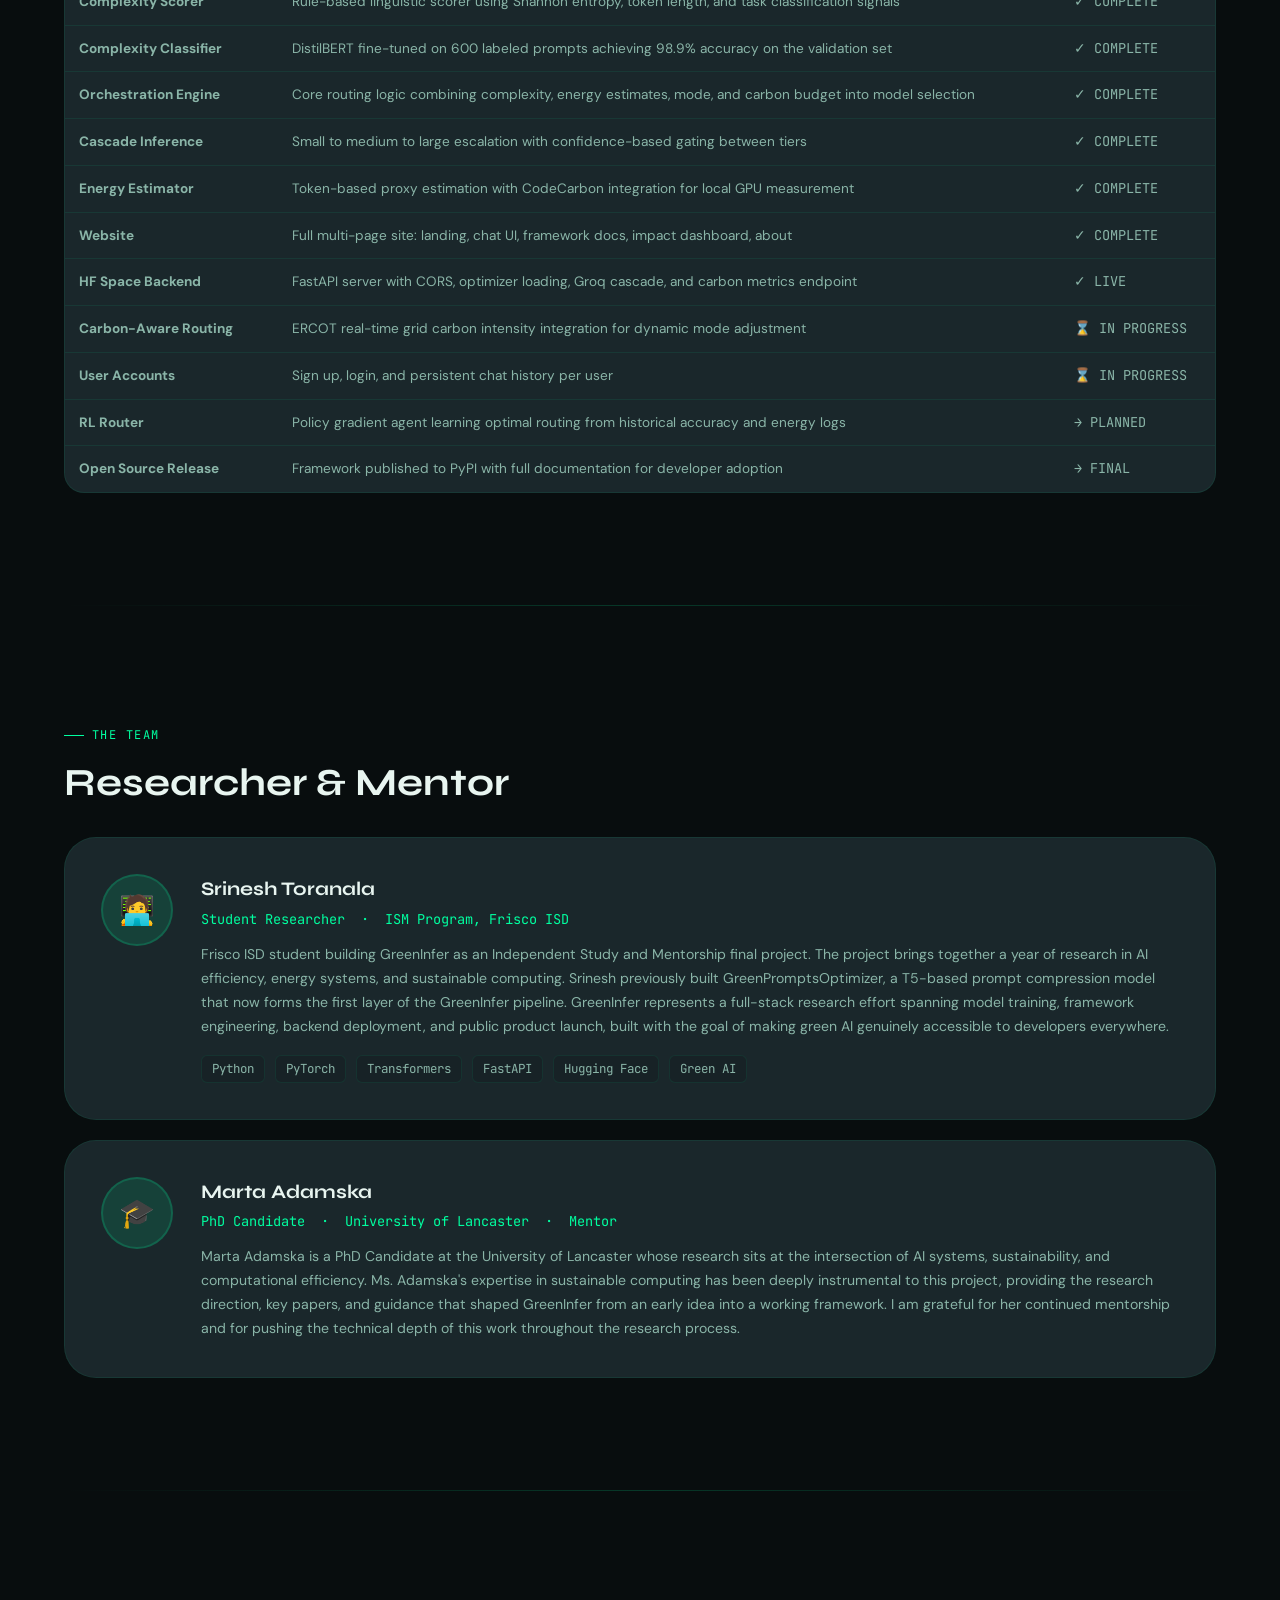
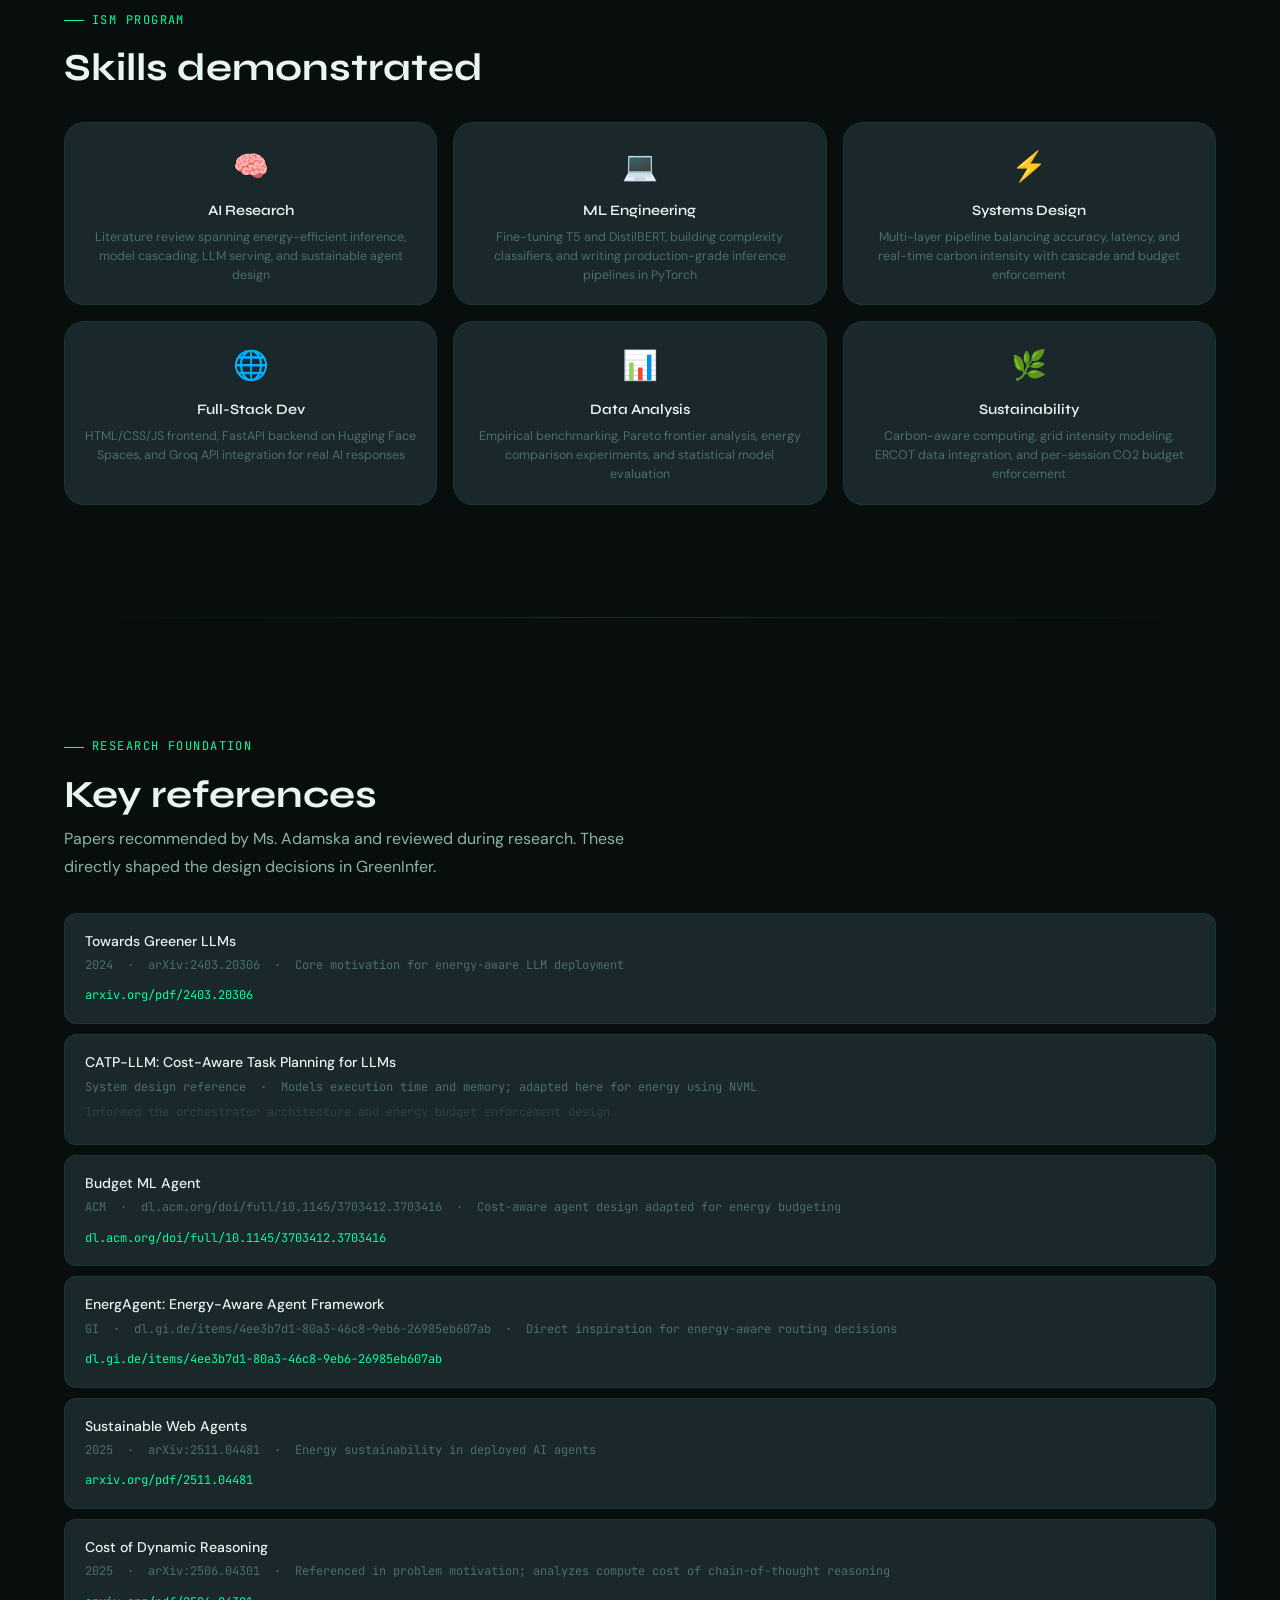
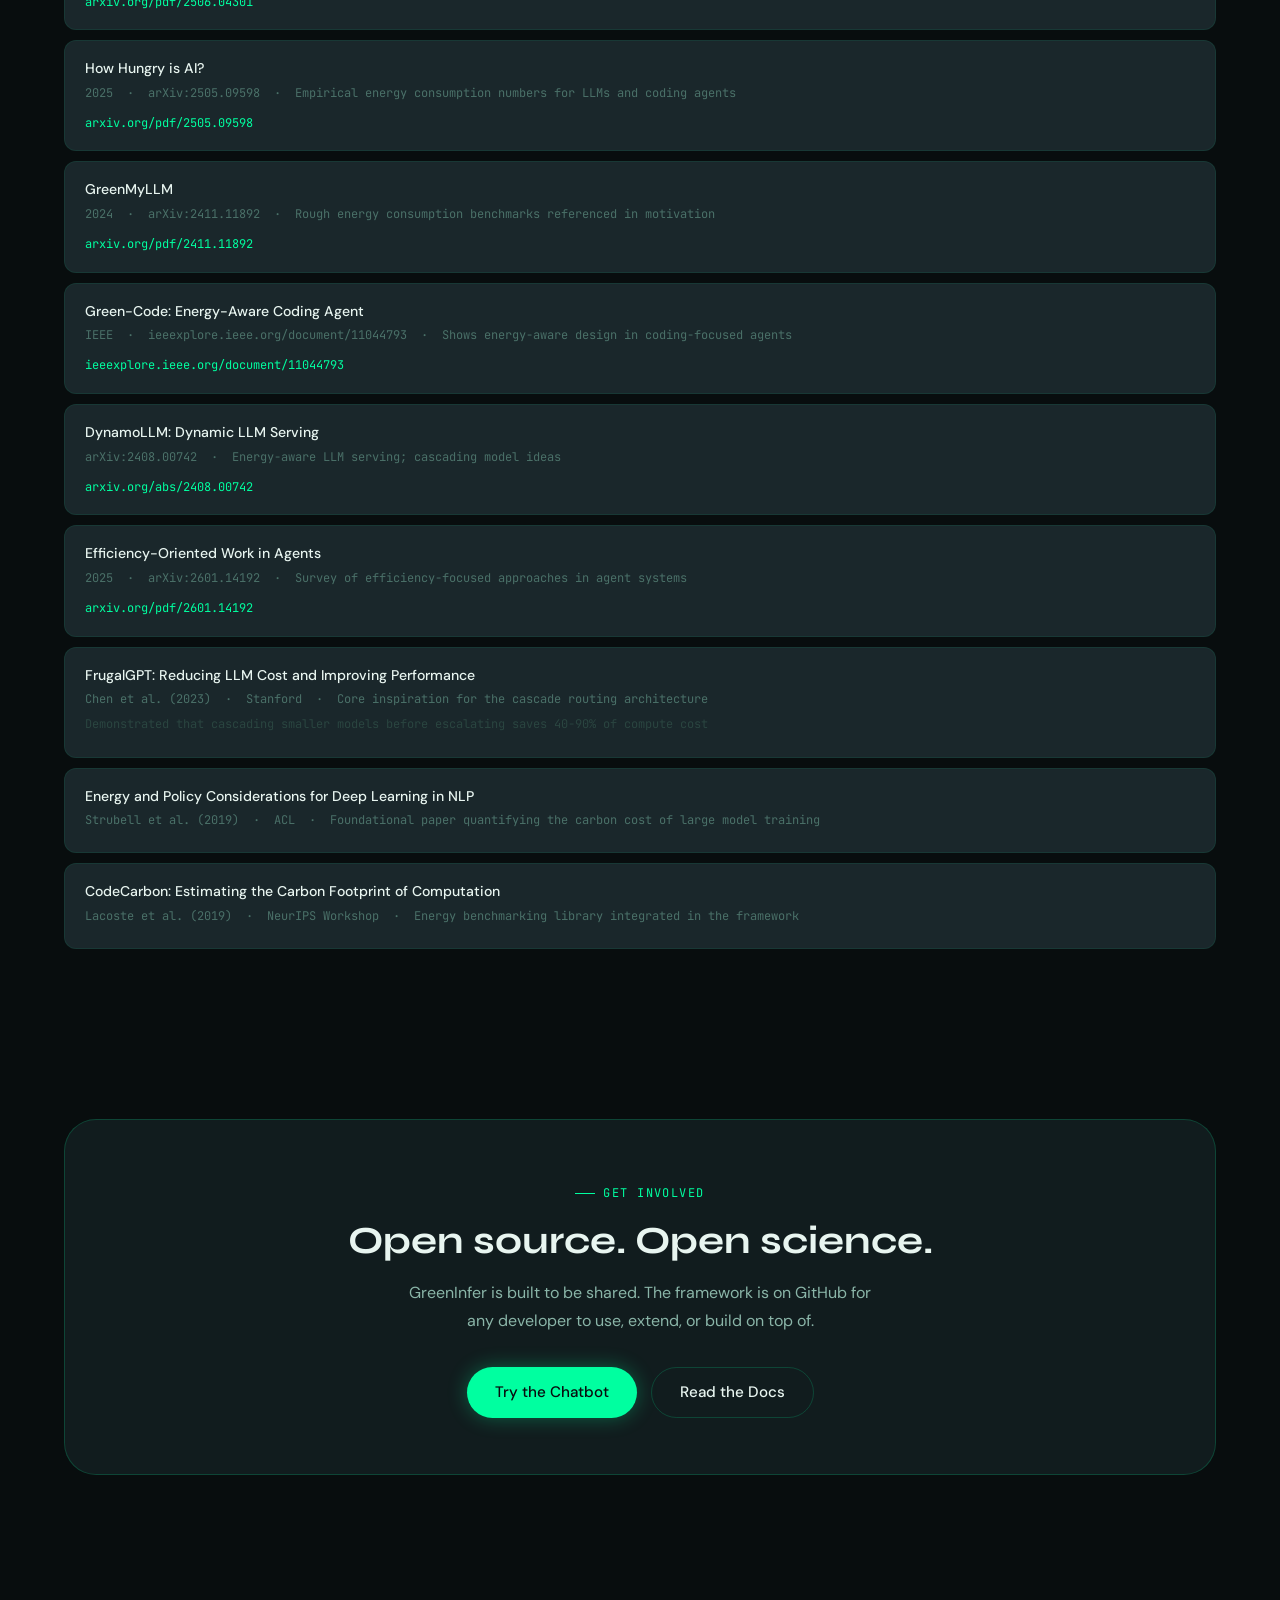
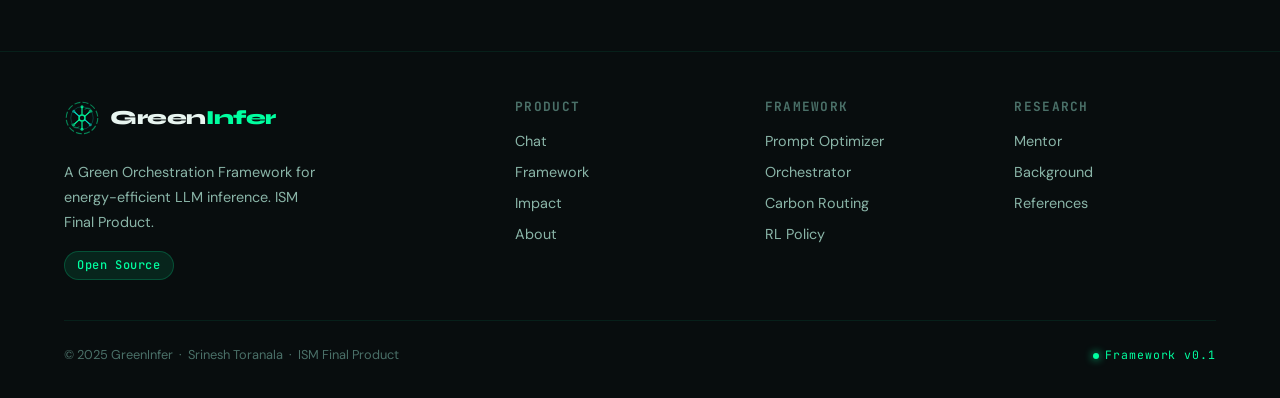
<file: docs/about.html>
<!DOCTYPE html>
<html lang="en">
<head>
  <meta charset="UTF-8"/>
  <meta name="viewport" content="width=device-width, initial-scale=1.0"/>
  <title>GreenInfer - About the Project</title>
  <meta name="description" content="About GreenInfer - an ISM final product by Srinesh Toranala building a green orchestration framework for sustainable AI."/>
  <style>
@import url('https://fonts.googleapis.com/css2?family=Syne:wght@400;600;700;800&family=DM+Sans:ital,wght@0,300;0,400;0,500;1,300&family=JetBrains+Mono:wght@300;400;500&display=swap');
:root{--bg-void:#080d0e;--bg-deep:#0b1214;--bg-surface:#111c1e;--bg-raised:#172226;--bg-card:#1a272b;--border:rgba(0,255,160,0.08);--border-mid:rgba(0,255,160,0.18);--border-bright:rgba(0,255,160,0.4);--green-core:#00ffa0;--green-soft:#00d484;--green-muted:#009b62;--green-dim:rgba(0,255,160,0.12);--green-glow:rgba(0,255,160,0.06);--teal-accent:#00e5cc;--amber-warn:#f5a623;--red-alert:#ff4d6d;--text-primary:#e8f5f0;--text-secondary:#8ab5a8;--text-muted:#4a7068;--text-dim:#2a4540;--font-display:'Syne',sans-serif;--font-body:'DM Sans',sans-serif;--font-mono:'JetBrains Mono',monospace;--radius-sm:6px;--radius-md:12px;--radius-lg:20px;--radius-xl:32px;--nav-height:64px}
*,*::before,*::after{box-sizing:border-box;margin:0;padding:0}
html{scroll-behavior:smooth}
body{font-family:var(--font-body);background:var(--bg-void);color:var(--text-primary);line-height:1.6;-webkit-font-smoothing:antialiased;overflow-x:hidden}
body.light{--bg-void:#f0f7f4;--bg-deep:#e4f0eb;--bg-surface:#d8ece3;--bg-raised:#cce4d8;--bg-card:#c0dccb;--border:rgba(0,120,80,0.12);--border-mid:rgba(0,120,80,0.22);--text-primary:#0a1f18;--text-secondary:#2a5a45;--text-muted:#4a8a6a;--text-dim:#7ab89a}
::-webkit-scrollbar{width:6px;height:6px}
::-webkit-scrollbar-track{background:var(--bg-deep)}
::-webkit-scrollbar-thumb{background:var(--green-muted);border-radius:3px}
::selection{background:rgba(0,255,160,0.2);color:var(--green-core)}
h1,h2,h3,h4,h5{font-family:var(--font-display);font-weight:700;line-height:1.15}
h1{font-size:clamp(2.4rem,5vw,4.2rem);font-weight:800}
h2{font-size:clamp(1.6rem,3vw,2.6rem)}
h3{font-size:clamp(1.1rem,2vw,1.5rem);font-weight:600}
p{color:var(--text-secondary);line-height:1.75}
a{color:var(--green-core);text-decoration:none}
a:hover{color:var(--teal-accent)}
code,pre{font-family:var(--font-mono)}
.mono{font-family:var(--font-mono)}
.green{color:var(--green-core)}
.teal{color:var(--teal-accent)}
.muted{color:var(--text-muted)}
.container{max-width:1200px;margin:0 auto;padding:0 24px}
.btn{display:inline-flex;align-items:center;gap:8px;padding:12px 28px;border-radius:var(--radius-xl);font-family:var(--font-body);font-weight:500;font-size:0.95rem;cursor:pointer;border:none;transition:all 0.2s ease;text-decoration:none;white-space:nowrap}
.btn-primary{background:var(--green-core);color:#080d0e;box-shadow:0 0 20px rgba(0,255,160,0.3)}
.btn-primary:hover{background:#1fffb0;color:#080d0e;transform:translateY(-1px)}
.btn-ghost{background:transparent;color:var(--text-primary);border:1px solid var(--border-mid)}
.btn-ghost:hover{border-color:var(--green-core);color:var(--green-core);background:var(--green-dim)}
.btn-sm{padding:8px 18px;font-size:0.85rem}
.card{background:var(--bg-card);border:1px solid var(--border);border-radius:var(--radius-lg);padding:28px;transition:border-color 0.2s,box-shadow 0.2s}
.card:hover{border-color:var(--border-mid)}
.badge{display:inline-flex;align-items:center;gap:6px;padding:4px 12px;border-radius:var(--radius-xl);font-size:0.75rem;font-weight:500;font-family:var(--font-mono);letter-spacing:0.05em}
.badge-green{background:rgba(0,255,160,0.1);color:var(--green-core);border:1px solid rgba(0,255,160,0.2)}
.badge-teal{background:rgba(0,229,204,0.1);color:var(--teal-accent);border:1px solid rgba(0,229,204,0.2)}
.badge-amber{background:rgba(245,166,35,0.1);color:var(--amber-warn);border:1px solid rgba(245,166,35,0.2)}
.divider{height:1px;background:linear-gradient(90deg,transparent,var(--border-mid),transparent);margin:48px 0}
@keyframes pulse-dot{0%,100%{opacity:1;transform:scale(1)}50%{opacity:0.4;transform:scale(0.7)}}
.pulse-dot{width:8px;height:8px;border-radius:50%;background:var(--green-core);animation:pulse-dot 1.6s ease-in-out infinite;display:inline-block}
.live-badge{display:inline-flex;align-items:center;gap:6px;font-family:var(--font-mono);font-size:0.72rem;color:var(--green-core);letter-spacing:0.08em}
.live-badge::before{content:'';width:6px;height:6px;border-radius:50%;background:var(--green-core);box-shadow:0 0 8px var(--green-core);animation:pulse-dot 1.4s ease-in-out infinite}
.tag{display:inline-block;padding:3px 10px;border-radius:var(--radius-sm);background:var(--bg-raised);color:var(--text-secondary);font-size:0.78rem;font-family:var(--font-mono);border:1px solid var(--border)}
.gradient-text{background:linear-gradient(135deg,var(--green-core) 0%,var(--teal-accent) 60%,#a8ffec 100%);-webkit-background-clip:text;-webkit-text-fill-color:transparent;background-clip:text}
body::before{content:'';position:fixed;inset:0;background-image:url("data:image/svg+xml,%3Csvg viewBox='0 0 200 200' xmlns='http://www.w3.org/2000/svg'%3E%3Cfilter id='n'%3E%3CfeTurbulence type='fractalNoise' baseFrequency='0.9' numOctaves='4' stitchTiles='stitch'/%3E%3C/filter%3E%3Crect width='100%25' height='100%25' filter='url(%23n)' opacity='0.025'/%3E%3C/svg%3E");pointer-events:none;z-index:9999;opacity:0.4}
.nav{position:fixed;top:0;left:0;right:0;z-index:1000;height:var(--nav-height);background:rgba(8,13,14,0.85);backdrop-filter:blur(20px) saturate(1.4);border-bottom:1px solid var(--border);display:flex;align-items:center;transition:background 0.3s}
body.light .nav{background:rgba(240,247,244,0.9)}
.nav-inner{width:100%;max-width:1280px;margin:0 auto;padding:0 24px;display:flex;align-items:center;justify-content:space-between;gap:24px}
.nav-logo{display:flex;align-items:center;gap:10px;text-decoration:none;flex-shrink:0}
.nav-logo-icon{width:36px;height:36px;flex-shrink:0}
.nav-logo-text{font-family:var(--font-display);font-weight:800;font-size:1.25rem;color:var(--text-primary);letter-spacing:-0.02em}
.nav-logo-text span{color:var(--green-core)}
.nav-links{display:flex;align-items:center;gap:4px;list-style:none}
.nav-links a{padding:6px 14px;border-radius:var(--radius-md);color:var(--text-secondary);font-size:0.9rem;font-weight:400;transition:all 0.15s}
.nav-links a:hover,.nav-links a.active{background:var(--green-dim);color:var(--green-core)}
.nav-actions{display:flex;align-items:center;gap:10px;flex-shrink:0}
.theme-toggle{background:none;border:1px solid var(--border-mid);color:var(--text-secondary);cursor:pointer;padding:6px 10px;border-radius:var(--radius-md);font-size:0.85rem;transition:all 0.15s;display:flex;align-items:center;gap:6px}
.theme-toggle:hover{border-color:var(--green-core);color:var(--green-core)}
.nav-mobile-toggle{display:none;background:none;border:none;color:var(--text-primary);cursor:pointer;padding:8px}
.footer{border-top:1px solid var(--border);padding:48px 0 32px;margin-top:80px}
.footer-inner{display:grid;grid-template-columns:2fr 1fr 1fr 1fr;gap:48px}
.footer-brand p{font-size:0.9rem;margin-top:12px;max-width:260px}
.footer-col h4{font-size:0.8rem;letter-spacing:0.1em;text-transform:uppercase;color:var(--text-muted);margin-bottom:16px;font-family:var(--font-mono)}
.footer-col a{display:block;color:var(--text-secondary);font-size:0.9rem;margin-bottom:8px;transition:color 0.15s}
.footer-col a:hover{color:var(--green-core)}
.footer-bottom{margin-top:40px;padding-top:24px;border-top:1px solid var(--border);display:flex;justify-content:space-between;align-items:center;font-size:0.8rem;color:var(--text-muted)}
@keyframes fadeUp{from{opacity:0;transform:translateY(24px)}to{opacity:1;transform:translateY(0)}}
@keyframes floatY{0%,100%{transform:translateY(0)}50%{transform:translateY(-8px)}}
.animate-fadeUp{animation:fadeUp 0.6s ease forwards}
.delay-1{animation-delay:0.1s;opacity:0}
.delay-2{animation-delay:0.2s;opacity:0}
.delay-3{animation-delay:0.3s;opacity:0}
.section{padding:96px 0}
.section-sm{padding:64px 0}
.section-label{display:inline-flex;align-items:center;gap:8px;font-family:var(--font-mono);font-size:0.75rem;letter-spacing:0.12em;text-transform:uppercase;color:var(--green-core);margin-bottom:16px}
.section-label::before{content:'';width:20px;height:1px;background:var(--green-core)}
.grid-2{display:grid;grid-template-columns:1fr 1fr;gap:24px}
.grid-3{display:grid;grid-template-columns:repeat(3,1fr);gap:24px}

/* Page-specific */
.about-hero{padding:calc(var(--nav-height) + 72px) 0 64px;position:relative}
.about-hero-bg{position:absolute;inset:0;background:radial-gradient(ellipse 50% 60% at 20% 40%,rgba(0,255,160,0.04),transparent);pointer-events:none}
.person-card{background:var(--bg-card);border:1px solid var(--border);border-radius:var(--radius-xl);padding:36px;display:flex;gap:28px;align-items:flex-start;transition:border-color 0.2s}
.person-card:hover{border-color:var(--border-mid)}
.person-avatar{width:72px;height:72px;border-radius:50%;background:var(--green-dim);border:2px solid var(--border-mid);display:flex;align-items:center;justify-content:center;font-size:1.8rem;flex-shrink:0}
.person-name{font-family:var(--font-display);font-weight:700;font-size:1.2rem;margin-bottom:4px}
.person-role{font-size:0.85rem;color:var(--green-core);font-family:var(--font-mono);margin-bottom:12px}
.person-bio{font-size:0.88rem;line-height:1.7;color:var(--text-secondary)}
.ism-grid{display:grid;grid-template-columns:repeat(3,1fr);gap:16px}
.ism-card{background:var(--bg-card);border:1px solid var(--border);border-radius:var(--radius-lg);padding:20px;text-align:center;transition:all 0.2s}
.ism-card:hover{border-color:var(--border-mid);transform:translateY(-2px)}
.ism-icon{font-size:1.8rem;margin-bottom:10px}
.ism-title{font-family:var(--font-display);font-weight:600;font-size:0.9rem;margin-bottom:6px}
.ism-desc{font-size:0.78rem;color:var(--text-muted);line-height:1.5}
.ref-item{padding:16px 20px;background:var(--bg-card);border:1px solid var(--border);border-radius:var(--radius-md);margin-bottom:10px;transition:all 0.15s}
.ref-item:hover{border-color:var(--border-mid);transform:translateX(4px)}
.ref-title{font-size:0.88rem;font-weight:500;color:var(--text-primary);margin-bottom:4px}
.ref-meta{font-size:0.75rem;color:var(--text-muted);font-family:var(--font-mono);margin-bottom:6px}
.ref-link{font-size:0.75rem;color:var(--green-core);font-family:var(--font-mono);word-break:break-all}
.ref-link:hover{color:var(--teal-accent)}
.built-table{width:100%;border-collapse:collapse}
.built-table th{padding:10px 14px;text-align:left;font-family:var(--font-mono);font-size:0.7rem;letter-spacing:0.08em;text-transform:uppercase;color:var(--text-muted);border-bottom:1px solid var(--border)}
.built-table td{padding:12px 14px;font-size:0.85rem;color:var(--text-secondary);border-bottom:1px solid var(--border);vertical-align:top}
.built-table tr:last-child td{border-bottom:none}
.built-table tr:hover td{background:rgba(0,255,160,0.02)}
.status-done{color:var(--green-core);font-family:var(--font-mono);font-size:0.78rem}
.status-wip{color:var(--amber-warn);font-family:var(--font-mono);font-size:0.78rem}
.status-next{color:var(--text-dim);font-family:var(--font-mono);font-size:0.78rem}
.scroll-reveal{opacity:0;transform:translateY(24px);transition:opacity 0.6s ease,transform 0.6s ease}
.scroll-reveal.visible{opacity:1;transform:translateY(0)}
@media(max-width:768px){.footer-inner{grid-template-columns:1fr;gap:32px}.footer-bottom{flex-direction:column;gap:8px;text-align:center}.grid-2,.grid-3{grid-template-columns:1fr}.ism-grid{grid-template-columns:1fr 1fr}.person-card{flex-direction:column}.nav-links{display:none}.nav-mobile-toggle{display:flex}}
@media(max-width:480px){.ism-grid{grid-template-columns:1fr}.container{padding:0 16px}}
  </style>
</head>
<body>

<nav class="nav">
  <div class="nav-inner">
    <a href="index.html" class="nav-logo">
      <img src="logo.svg" alt="GreenInfer Logo" class="nav-logo-icon"/>
      <span class="nav-logo-text">Green<span>Infer</span></span>
    </a>
    <ul class="nav-links">
      <li><a href="index.html">Home</a></li>
      <li><a href="chat.html">Chat</a></li>
      <li><a href="framework.html">Framework</a></li>
      <li><a href="impact.html">Impact</a></li>
      <li><a href="about.html" class="active">About</a></li>
    </ul>
    <div class="nav-actions">
      <button class="theme-toggle" id="theme-btn" aria-label="Toggle light mode">☀️ Light</button>
      <a href="chat.html" class="btn btn-primary btn-sm">Launch Chat</a>
    </div>
    <button class="nav-mobile-toggle" id="nav-toggle" aria-label="Toggle menu">
      <svg width="22" height="22" viewBox="0 0 22 22" fill="currentColor"><rect y="3" width="22" height="2" rx="1"/><rect y="10" width="22" height="2" rx="1"/><rect y="17" width="22" height="2" rx="1"/></svg>
    </button>
  </div>
</nav>

<section class="about-hero">
  <div class="about-hero-bg"></div>
  <div class="container">
    <div class="section-label">Independent Study &amp; Mentorship</div>
    <h1 class="animate-fadeUp" style="max-width:640px;margin-bottom:20px;">About<br/><span class="gradient-text">GreenInfer</span></h1>
    <p class="animate-fadeUp delay-1" style="max-width:580px;font-size:1.05rem;margin-bottom:28px;">A research-backed, open-source Green Orchestration Framework for sustainable AI inference. Built as an ISM Final Product to show that AI efficiency and environmental responsibility can go hand in hand.</p>
    <div class="animate-fadeUp delay-2" style="display:flex;gap:12px;flex-wrap:wrap;">
      <span class="badge badge-green">ISM Final Product</span>
      <span class="badge badge-teal">Frisco ISD</span>
      <span class="badge badge-amber">Green AI Research</span>
    </div>
  </div>
</section>

<div class="container"><div class="divider"></div></div>

<section class="section-sm" id="background">
  <div class="container">
    <div class="grid-2" style="gap:48px;align-items:start;">
      <div>
        <div class="section-label">The Problem</div>
        <h2 style="margin-bottom:16px;">AI's hidden energy cost</h2>
        <p style="margin-bottom:16px;">Training and running large language models consumes enormous amounts of electricity. A single ChatGPT query uses roughly 10x the energy of a Google search, and the gap keeps growing as models get larger and usage scales globally.</p>
        <p style="margin-bottom:16px;">The core inefficiency is that every query, whether "hi" or "design a distributed system," gets routed to the same massive model. There is no intelligence in the routing, no awareness of energy cost, and no attempt at optimization.</p>
        <p>GreenInfer tackles this at the infrastructure level, before a single GPU cycle is burned on inference.</p>
      </div>
      <div>
        <div class="section-label">The Opportunity</div>
        <h2 style="margin-bottom:16px;">70%+ savings available today</h2>
        <p style="margin-bottom:16px;">Research shows that 60 to 70 percent of real-world AI queries are simple enough to be handled by small, efficient models, if the routing decision is made correctly. Papers like FrugalGPT and the cascading LLM literature back this up with empirical results.</p>
        <p style="margin-bottom:16px;">Combining smart routing with prompt optimization and carbon-aware scheduling creates a compounding effect where savings from each layer stack together.</p>
        <p>The models, tools, and APIs exist today. GreenInfer integrates them into a unified, developer-friendly framework.</p>
      </div>
    </div>
  </div>
</section>

<div class="container"><div class="divider"></div></div>

<section class="section-sm">
  <div class="container">
    <div class="section-label">Project Status</div>
    <h2 style="margin-bottom:32px;">Build roadmap</h2>
    <div style="background:var(--bg-card);border:1px solid var(--border);border-radius:var(--radius-lg);overflow:hidden;" class="scroll-reveal">
      <table class="built-table">
        <thead><tr><th>Component</th><th>Description</th><th>Status</th></tr></thead>
        <tbody>
          <tr><td><strong>GreenPromptsOptimizer</strong></td><td>T5-based prompt compression model, fine-tuned on 127+ prompt pairs, hosted on Hugging Face</td><td class="status-done">&#10003; COMPLETE</td></tr>
          <tr><td><strong>Complexity Scorer</strong></td><td>Rule-based linguistic scorer using Shannon entropy, token length, and task classification signals</td><td class="status-done">&#10003; COMPLETE</td></tr>
          <tr><td><strong>Complexity Classifier</strong></td><td>DistilBERT fine-tuned on 600 labeled prompts achieving 98.9% accuracy on the validation set</td><td class="status-done">&#10003; COMPLETE</td></tr>
          <tr><td><strong>Orchestration Engine</strong></td><td>Core routing logic combining complexity, energy estimates, mode, and carbon budget into model selection</td><td class="status-done">&#10003; COMPLETE</td></tr>
          <tr><td><strong>Cascade Inference</strong></td><td>Small to medium to large escalation with confidence-based gating between tiers</td><td class="status-done">&#10003; COMPLETE</td></tr>
          <tr><td><strong>Energy Estimator</strong></td><td>Token-based proxy estimation with CodeCarbon integration for local GPU measurement</td><td class="status-done">&#10003; COMPLETE</td></tr>
          <tr><td><strong>Website</strong></td><td>Full multi-page site: landing, chat UI, framework docs, impact dashboard, about</td><td class="status-done">&#10003; COMPLETE</td></tr>
          <tr><td><strong>HF Space Backend</strong></td><td>FastAPI server with CORS, optimizer loading, Groq cascade, and carbon metrics endpoint</td><td class="status-done">&#10003; LIVE</td></tr>
          <tr><td><strong>Carbon-Aware Routing</strong></td><td>ERCOT real-time grid carbon intensity integration for dynamic mode adjustment</td><td class="status-wip">&#8987; IN PROGRESS</td></tr>
          <tr><td><strong>User Accounts</strong></td><td>Sign up, login, and persistent chat history per user</td><td class="status-wip">&#8987; IN PROGRESS</td></tr>
          <tr><td><strong>RL Router</strong></td><td>Policy gradient agent learning optimal routing from historical accuracy and energy logs</td><td class="status-next">&#8594; PLANNED</td></tr>
          <tr><td><strong>Open Source Release</strong></td><td>Framework published to PyPI with full documentation for developer adoption</td><td class="status-next">&#8594; FINAL</td></tr>
        </tbody>
      </table>
    </div>
  </div>
</section>

<div class="container"><div class="divider"></div></div>

<section class="section-sm">
  <div class="container">
    <div class="section-label">The Team</div>
    <h2 style="margin-bottom:32px;">Researcher &amp; Mentor</h2>
    <div style="display:flex;flex-direction:column;gap:20px;">

      <div class="person-card scroll-reveal">
        <div class="person-avatar">&#129489;&#8205;&#128187;</div>
        <div>
          <div class="person-name">Srinesh Toranala</div>
          <div class="person-role">Student Researcher &nbsp;&#183;&nbsp; ISM Program, Frisco ISD</div>
          <p class="person-bio">Frisco ISD student building GreenInfer as an Independent Study and Mentorship final project. The project brings together a year of research in AI efficiency, energy systems, and sustainable computing. Srinesh previously built GreenPromptsOptimizer, a T5-based prompt compression model that now forms the first layer of the GreenInfer pipeline. GreenInfer represents a full-stack research effort spanning model training, framework engineering, backend deployment, and public product launch, built with the goal of making green AI genuinely accessible to developers everywhere.</p>
          <div style="margin-top:16px;display:flex;gap:10px;flex-wrap:wrap;">
            <span class="tag">Python</span><span class="tag">PyTorch</span><span class="tag">Transformers</span><span class="tag">FastAPI</span><span class="tag">Hugging Face</span><span class="tag">Green AI</span>
          </div>
        </div>
      </div>

      <div class="person-card scroll-reveal" id="mentor">
        <div class="person-avatar">&#127891;</div>
        <div>
          <div class="person-name">Marta Adamska</div>
          <div class="person-role">PhD Candidate &nbsp;&#183;&nbsp; University of Lancaster &nbsp;&#183;&nbsp; Mentor</div>
          <p class="person-bio">Marta Adamska is a PhD Candidate at the University of Lancaster whose research sits at the intersection of AI systems, sustainability, and computational efficiency. Ms. Adamska's expertise in sustainable computing has been deeply instrumental to this project, providing the research direction, key papers, and guidance that shaped GreenInfer from an early idea into a working framework. I am grateful for her continued mentorship and for pushing the technical depth of this work throughout the research process.</p>
        </div>
      </div>
    </div>
  </div>
</section>

<div class="container"><div class="divider"></div></div>

<section class="section-sm">
  <div class="container">
    <div class="section-label">ISM Program</div>
    <h2 style="margin-bottom:32px;">Skills demonstrated</h2>
    <div class="ism-grid scroll-reveal">
      <div class="ism-card"><div class="ism-icon">&#129504;</div><div class="ism-title">AI Research</div><div class="ism-desc">Literature review spanning energy-efficient inference, model cascading, LLM serving, and sustainable agent design</div></div>
      <div class="ism-card"><div class="ism-icon">&#128187;</div><div class="ism-title">ML Engineering</div><div class="ism-desc">Fine-tuning T5 and DistilBERT, building complexity classifiers, and writing production-grade inference pipelines in PyTorch</div></div>
      <div class="ism-card"><div class="ism-icon">&#9889;</div><div class="ism-title">Systems Design</div><div class="ism-desc">Multi-layer pipeline balancing accuracy, latency, and real-time carbon intensity with cascade and budget enforcement</div></div>
      <div class="ism-card"><div class="ism-icon">&#127760;</div><div class="ism-title">Full-Stack Dev</div><div class="ism-desc">HTML/CSS/JS frontend, FastAPI backend on Hugging Face Spaces, and Groq API integration for real AI responses</div></div>
      <div class="ism-card"><div class="ism-icon">&#128202;</div><div class="ism-title">Data Analysis</div><div class="ism-desc">Empirical benchmarking, Pareto frontier analysis, energy comparison experiments, and statistical model evaluation</div></div>
      <div class="ism-card"><div class="ism-icon">&#127807;</div><div class="ism-title">Sustainability</div><div class="ism-desc">Carbon-aware computing, grid intensity modeling, ERCOT data integration, and per-session CO2 budget enforcement</div></div>
    </div>
  </div>
</section>

<div class="container"><div class="divider"></div></div>

<section class="section-sm" id="papers">
  <div class="container">
    <div class="section-label">Research Foundation</div>
    <h2 style="margin-bottom:8px;">Key references</h2>
    <p style="margin-bottom:32px;max-width:600px;">Papers recommended by Ms. Adamska and reviewed during research. These directly shaped the design decisions in GreenInfer.</p>
    <div class="scroll-reveal">

      <div class="ref-item">
        <div class="ref-title">Towards Greener LLMs</div>
        <div class="ref-meta">2024 &nbsp;&#183;&nbsp; arXiv:2403.20306 &nbsp;&#183;&nbsp; Core motivation for energy-aware LLM deployment</div>
        <a href="https://arxiv.org/pdf/2403.20306" target="_blank" rel="noopener" class="ref-link">arxiv.org/pdf/2403.20306</a>
      </div>

      <div class="ref-item">
        <div class="ref-title">CATP-LLM: Cost-Aware Task Planning for LLMs</div>
        <div class="ref-meta">System design reference &nbsp;&#183;&nbsp; Models execution time and memory; adapted here for energy using NVML</div>
        <div class="ref-meta" style="margin-top:4px;color:var(--text-dim)">Informed the orchestrator architecture and energy budget enforcement design</div>
      </div>

      <div class="ref-item">
        <div class="ref-title">Budget ML Agent</div>
        <div class="ref-meta">ACM &nbsp;&#183;&nbsp; dl.acm.org/doi/full/10.1145/3703412.3703416 &nbsp;&#183;&nbsp; Cost-aware agent design adapted for energy budgeting</div>
        <a href="https://dl.acm.org/doi/full/10.1145/3703412.3703416" target="_blank" rel="noopener" class="ref-link">dl.acm.org/doi/full/10.1145/3703412.3703416</a>
      </div>

      <div class="ref-item">
        <div class="ref-title">EnergAgent: Energy-Aware Agent Framework</div>
        <div class="ref-meta">GI &nbsp;&#183;&nbsp; dl.gi.de/items/4ee3b7d1-80a3-46c8-9eb6-26985eb607ab &nbsp;&#183;&nbsp; Direct inspiration for energy-aware routing decisions</div>
        <a href="https://dl.gi.de/items/4ee3b7d1-80a3-46c8-9eb6-26985eb607ab" target="_blank" rel="noopener" class="ref-link">dl.gi.de/items/4ee3b7d1-80a3-46c8-9eb6-26985eb607ab</a>
      </div>

      <div class="ref-item">
        <div class="ref-title">Sustainable Web Agents</div>
        <div class="ref-meta">2025 &nbsp;&#183;&nbsp; arXiv:2511.04481 &nbsp;&#183;&nbsp; Energy sustainability in deployed AI agents</div>
        <a href="https://arxiv.org/pdf/2511.04481" target="_blank" rel="noopener" class="ref-link">arxiv.org/pdf/2511.04481</a>
      </div>

      <div class="ref-item">
        <div class="ref-title">Cost of Dynamic Reasoning</div>
        <div class="ref-meta">2025 &nbsp;&#183;&nbsp; arXiv:2506.04301 &nbsp;&#183;&nbsp; Referenced in problem motivation; analyzes compute cost of chain-of-thought reasoning</div>
        <a href="https://arxiv.org/pdf/2506.04301" target="_blank" rel="noopener" class="ref-link">arxiv.org/pdf/2506.04301</a>
      </div>

      <div class="ref-item">
        <div class="ref-title">How Hungry is AI?</div>
        <div class="ref-meta">2025 &nbsp;&#183;&nbsp; arXiv:2505.09598 &nbsp;&#183;&nbsp; Empirical energy consumption numbers for LLMs and coding agents</div>
        <a href="https://arxiv.org/pdf/2505.09598" target="_blank" rel="noopener" class="ref-link">arxiv.org/pdf/2505.09598</a>
      </div>

      <div class="ref-item">
        <div class="ref-title">GreenMyLLM</div>
        <div class="ref-meta">2024 &nbsp;&#183;&nbsp; arXiv:2411.11892 &nbsp;&#183;&nbsp; Rough energy consumption benchmarks referenced in motivation</div>
        <a href="https://arxiv.org/pdf/2411.11892" target="_blank" rel="noopener" class="ref-link">arxiv.org/pdf/2411.11892</a>
      </div>

      <div class="ref-item">
        <div class="ref-title">Green-Code: Energy-Aware Coding Agent</div>
        <div class="ref-meta">IEEE &nbsp;&#183;&nbsp; ieeexplore.ieee.org/document/11044793 &nbsp;&#183;&nbsp; Shows energy-aware design in coding-focused agents</div>
        <a href="https://ieeexplore.ieee.org/document/11044793" target="_blank" rel="noopener" class="ref-link">ieeexplore.ieee.org/document/11044793</a>
      </div>

      <div class="ref-item">
        <div class="ref-title">DynamoLLM: Dynamic LLM Serving</div>
        <div class="ref-meta">arXiv:2408.00742 &nbsp;&#183;&nbsp; Energy-aware LLM serving; cascading model ideas</div>
        <a href="https://arxiv.org/abs/2408.00742" target="_blank" rel="noopener" class="ref-link">arxiv.org/abs/2408.00742</a>
      </div>

      <div class="ref-item">
        <div class="ref-title">Efficiency-Oriented Work in Agents</div>
        <div class="ref-meta">2025 &nbsp;&#183;&nbsp; arXiv:2601.14192 &nbsp;&#183;&nbsp; Survey of efficiency-focused approaches in agent systems</div>
        <a href="https://arxiv.org/pdf/2601.14192" target="_blank" rel="noopener" class="ref-link">arxiv.org/pdf/2601.14192</a>
      </div>

      <div class="ref-item">
        <div class="ref-title">FrugalGPT: Reducing LLM Cost and Improving Performance</div>
        <div class="ref-meta">Chen et al. (2023) &nbsp;&#183;&nbsp; Stanford &nbsp;&#183;&nbsp; Core inspiration for the cascade routing architecture</div>
        <div class="ref-meta" style="margin-top:4px;color:var(--text-dim)">Demonstrated that cascading smaller models before escalating saves 40-90% of compute cost</div>
      </div>

      <div class="ref-item">
        <div class="ref-title">Energy and Policy Considerations for Deep Learning in NLP</div>
        <div class="ref-meta">Strubell et al. (2019) &nbsp;&#183;&nbsp; ACL &nbsp;&#183;&nbsp; Foundational paper quantifying the carbon cost of large model training</div>
      </div>

      <div class="ref-item">
        <div class="ref-title">CodeCarbon: Estimating the Carbon Footprint of Computation</div>
        <div class="ref-meta">Lacoste et al. (2019) &nbsp;&#183;&nbsp; NeurIPS Workshop &nbsp;&#183;&nbsp; Energy benchmarking library integrated in the framework</div>
      </div>

    </div>
  </div>
</section>

<section class="section">
  <div class="container">
    <div style="background:var(--bg-surface);border:1px solid var(--border-mid);border-radius:var(--radius-xl);padding:56px;text-align:center;" class="scroll-reveal">
      <div class="section-label" style="justify-content:center;">Get Involved</div>
      <h2 style="margin-bottom:16px;">Open source. Open science.</h2>
      <p style="max-width:480px;margin:0 auto 32px;">GreenInfer is built to be shared. The framework is on GitHub for any developer to use, extend, or build on top of.</p>
      <div style="display:flex;gap:14px;justify-content:center;flex-wrap:wrap;">
        <a href="chat.html" class="btn btn-primary">Try the Chatbot</a>
        <a href="framework.html" class="btn btn-ghost">Read the Docs</a>
      </div>
    </div>
  </div>
</section>

<footer class="footer">
  <div class="container">
    <div class="footer-inner">
      <div class="footer-brand">
        <a href="index.html" class="nav-logo" style="margin-bottom:12px;display:inline-flex;">
          <img src="logo.svg" alt="GreenInfer" class="nav-logo-icon"/>
          <span class="nav-logo-text">Green<span>Infer</span></span>
        </a>
        <p>A Green Orchestration Framework for energy-efficient LLM inference. ISM Final Product.</p>
        <div style="margin-top:16px;"><span class="badge badge-green">Open Source</span></div>
      </div>
      <div class="footer-col">
        <h4>Product</h4>
        <a href="chat.html">Chat</a><a href="framework.html">Framework</a><a href="impact.html">Impact</a><a href="about.html">About</a>
      </div>
      <div class="footer-col">
        <h4>Framework</h4>
        <a href="framework.html#optimizer">Prompt Optimizer</a><a href="framework.html#orchestrator">Orchestrator</a><a href="framework.html#routing">Carbon Routing</a><a href="framework.html#rl">RL Policy</a>
      </div>
      <div class="footer-col">
        <h4>Research</h4>
        <a href="#mentor">Mentor</a><a href="#background">Background</a><a href="#papers">References</a>
      </div>
    </div>
    <div class="footer-bottom">
      <span>&#169; 2025 GreenInfer &nbsp;&#183;&nbsp; Srinesh Toranala &nbsp;&#183;&nbsp; ISM Final Product</span>
      <span class="live-badge">Framework v0.1</span>
    </div>
  </div>
</footer>

<script>
function setActiveNav(){const p=window.location.pathname.split('/').pop()||'index.html';document.querySelectorAll('.nav-links a').forEach(a=>{if(a.getAttribute('href')===p)a.classList.add('active')})}
function initScrollReveal(){const o=new IntersectionObserver(e=>{e.forEach(en=>{if(en.isIntersecting){en.target.classList.add('visible');o.unobserve(en.target)}})},{threshold:0.1,rootMargin:'0px 0px -40px 0px'});document.querySelectorAll('.scroll-reveal').forEach(el=>o.observe(el))}
function initMobileNav(){const t=document.getElementById('nav-toggle');const n=document.querySelector('.nav-links');if(!t)return;t.addEventListener('click',()=>{n.style.display=n.style.display==='flex'?'none':'flex';n.style.flexDirection='column';n.style.position='absolute';n.style.top='64px';n.style.left='0';n.style.right='0';n.style.background='rgba(8,13,14,0.98)';n.style.padding='16px';n.style.borderBottom='1px solid rgba(0,255,160,0.1)'})}
function initTheme(){const btn=document.getElementById('theme-btn');const saved=localStorage.getItem('gi-theme');if(saved==='light'){document.body.classList.add('light');btn.textContent='🌙 Dark'}btn.addEventListener('click',()=>{document.body.classList.toggle('light');const isLight=document.body.classList.contains('light');localStorage.setItem('gi-theme',isLight?'light':'dark');btn.textContent=isLight?'🌙 Dark':'☀️ Light'})}
document.addEventListener('DOMContentLoaded',()=>{setActiveNav();initScrollReveal();initMobileNav();initTheme()});
</script>
</body>
</html>
</file>
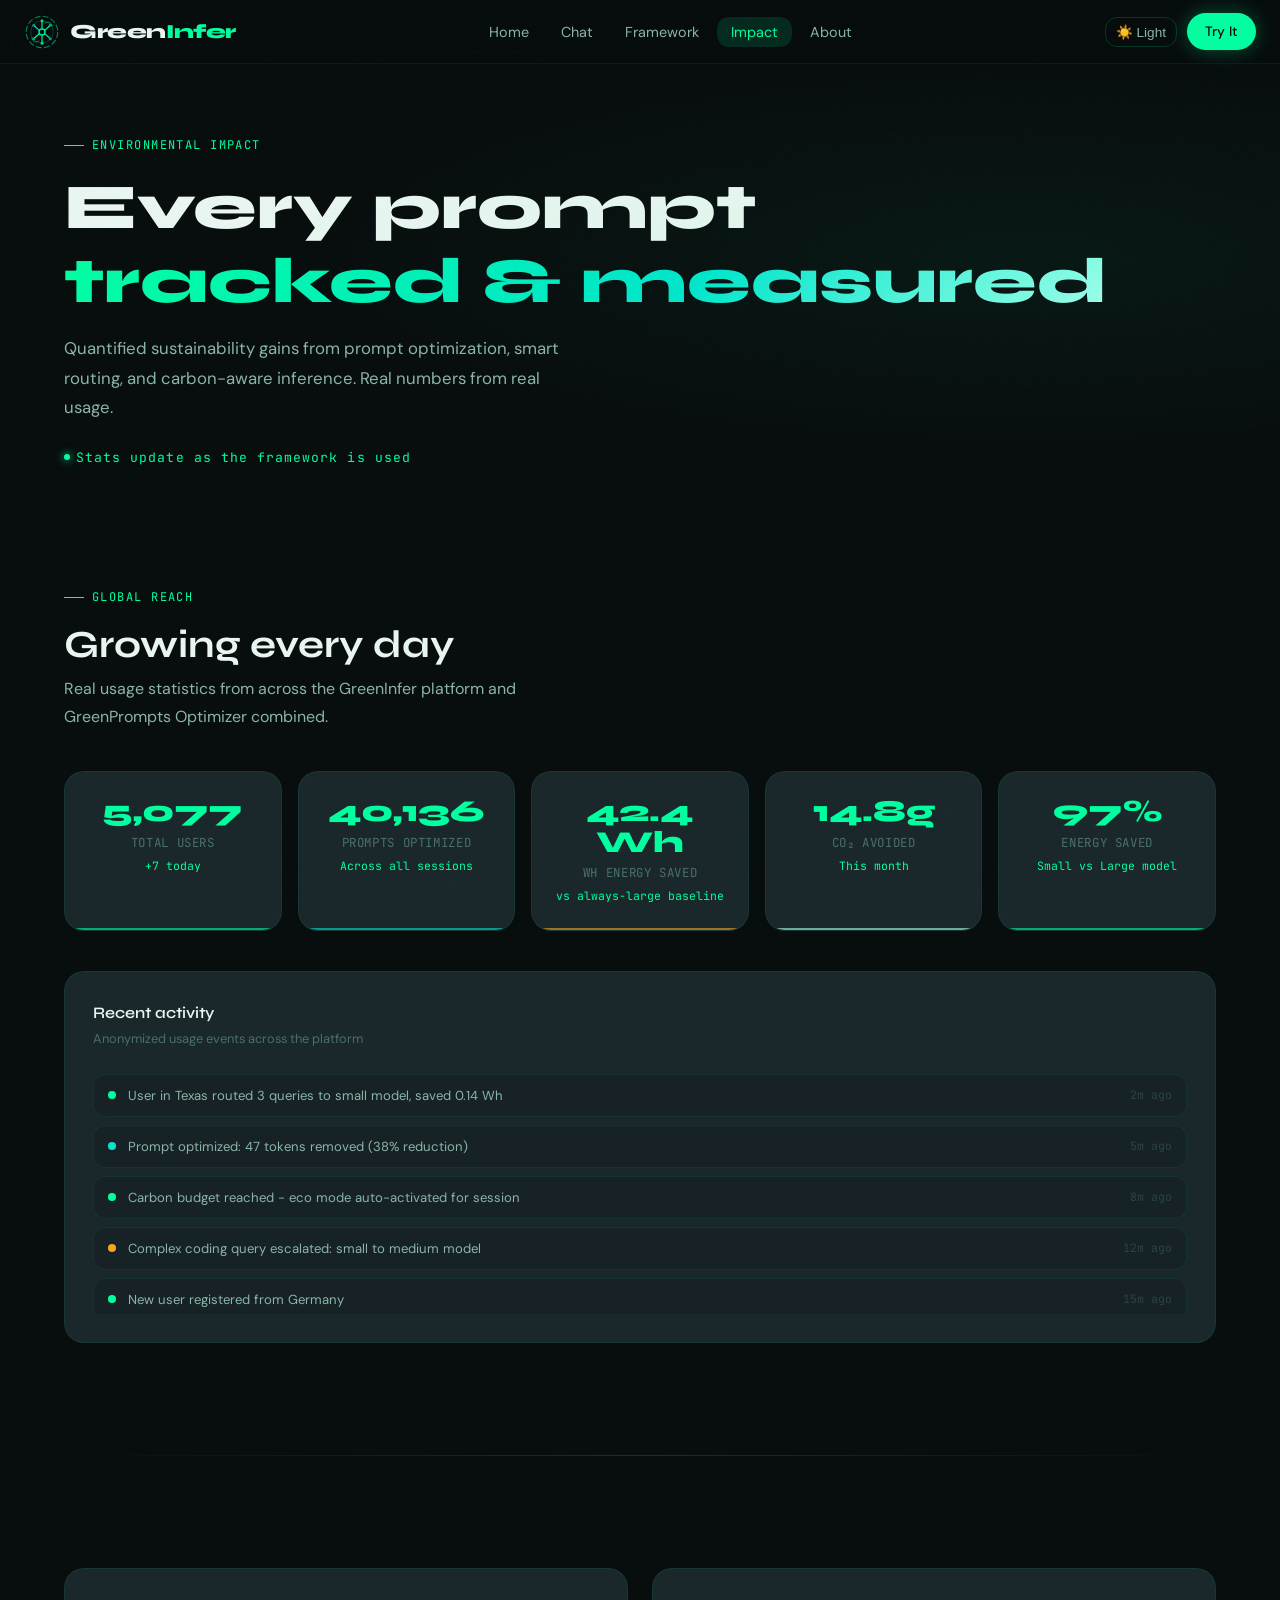
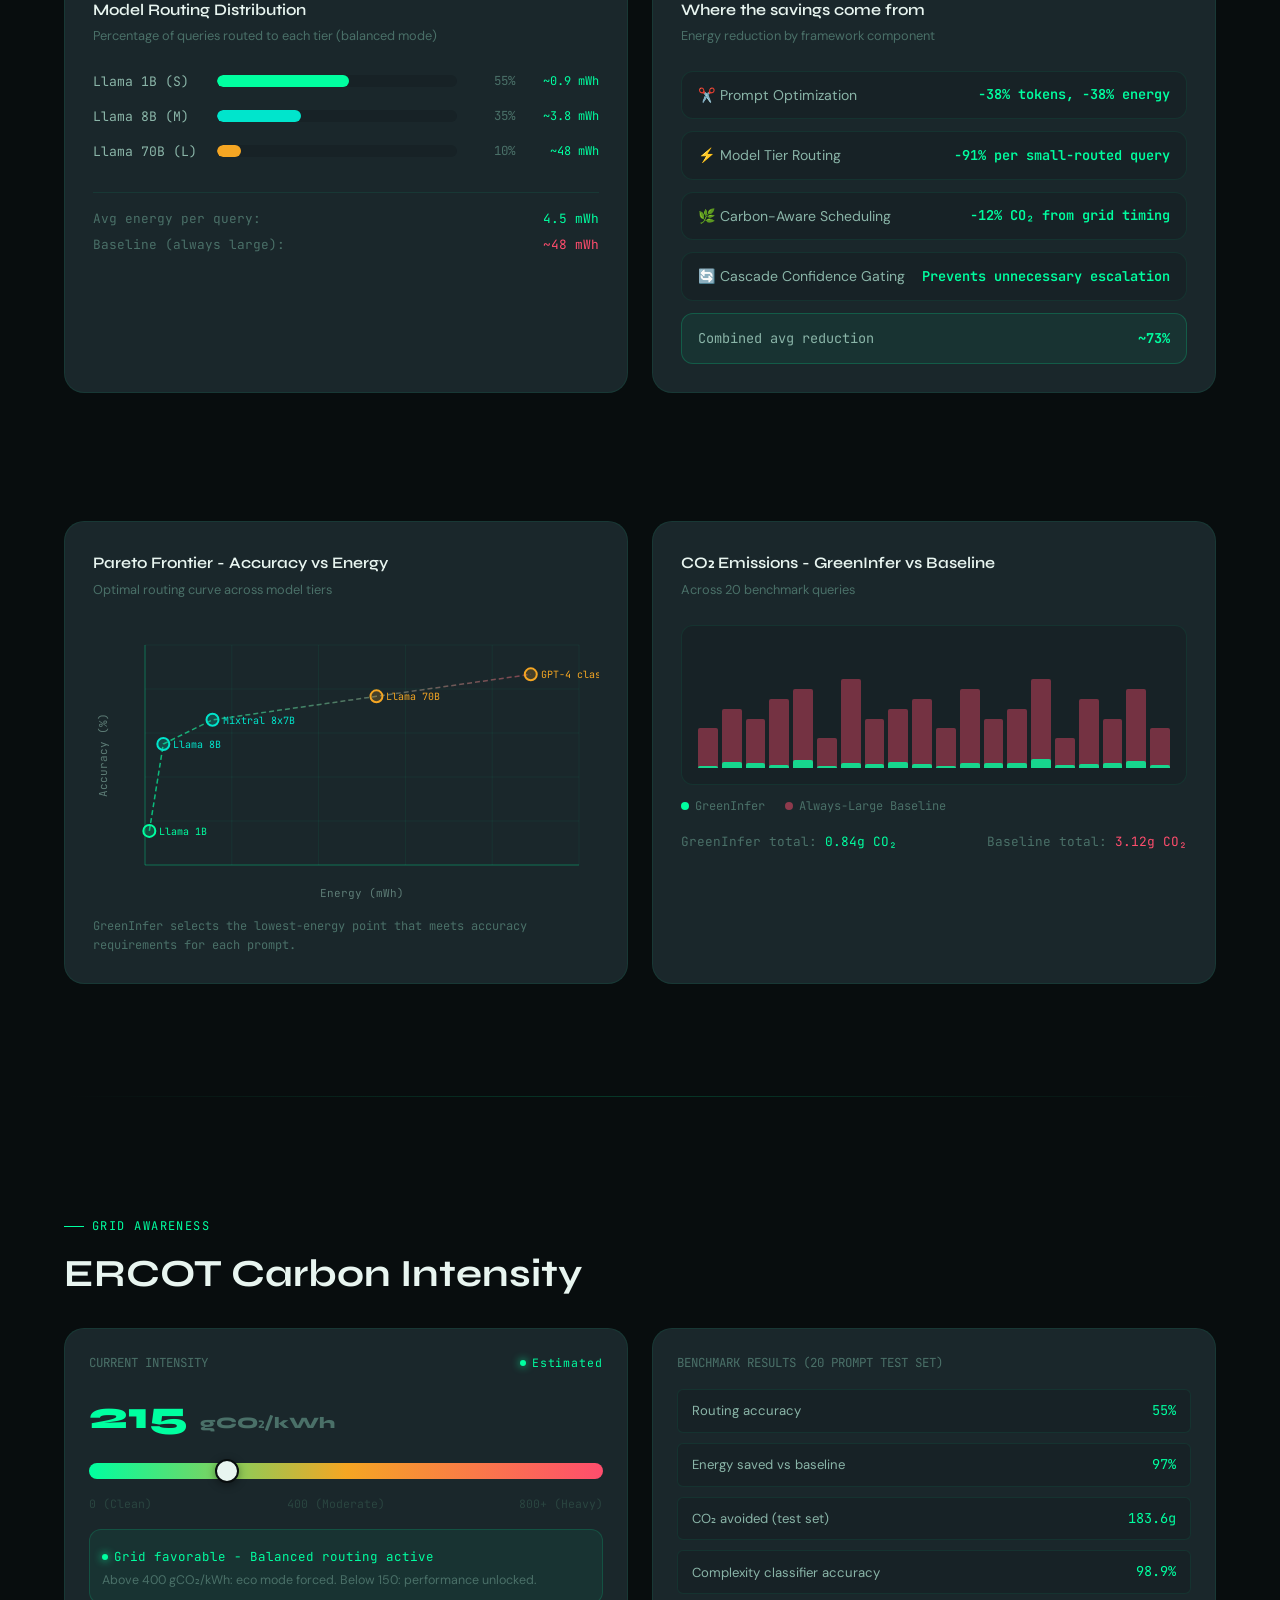
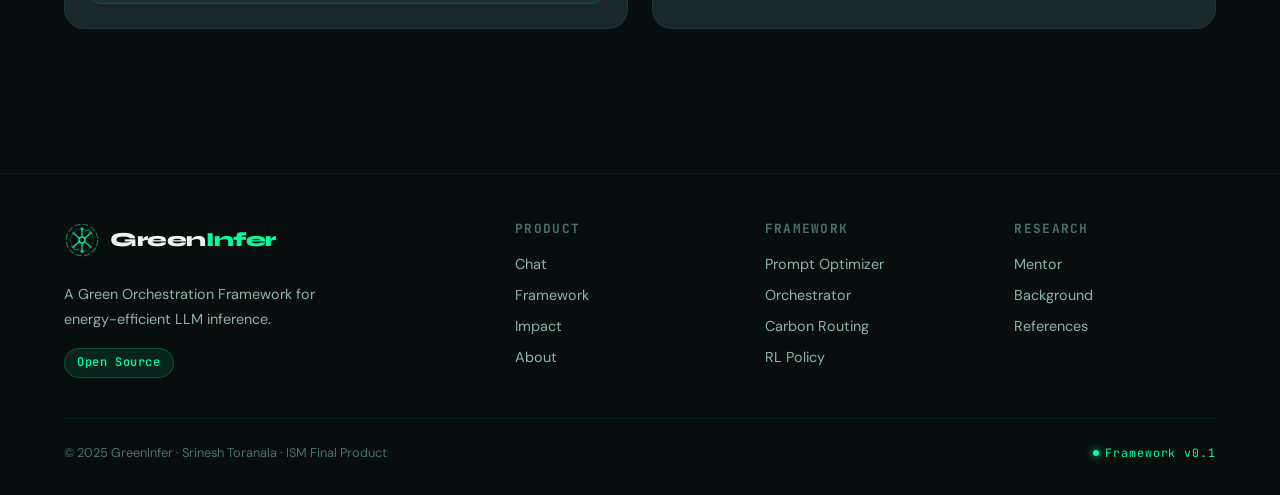
<file: docs/impact.html>
<!DOCTYPE html>
<html lang="en">
<head>
  <meta charset="UTF-8"/>
  <meta name="viewport" content="width=device-width, initial-scale=1.0"/>
  <title>GreenInfer - Impact Dashboard</title>
  <style>
@import url('https://fonts.googleapis.com/css2?family=Syne:wght@400;600;700;800&family=DM+Sans:ital,wght@0,300;0,400;0,500;1,300&family=JetBrains+Mono:wght@300;400;500&display=swap');
:root{--bg-void:#080d0e;--bg-deep:#0b1214;--bg-surface:#111c1e;--bg-raised:#172226;--bg-card:#1a272b;--border:rgba(0,255,160,0.08);--border-mid:rgba(0,255,160,0.18);--green-core:#00ffa0;--green-soft:#00d484;--green-muted:#009b62;--green-dim:rgba(0,255,160,0.12);--teal-accent:#00e5cc;--amber-warn:#f5a623;--red-alert:#ff4d6d;--text-primary:#e8f5f0;--text-secondary:#8ab5a8;--text-muted:#4a7068;--text-dim:#2a4540;--font-display:'Syne',sans-serif;--font-body:'DM Sans',sans-serif;--font-mono:'JetBrains Mono',monospace;--radius-sm:6px;--radius-md:12px;--radius-lg:20px;--radius-xl:32px;--nav-height:64px}
*,*::before,*::after{box-sizing:border-box;margin:0;padding:0}
html{scroll-behavior:smooth}
body{font-family:var(--font-body);background:var(--bg-void);color:var(--text-primary);line-height:1.6;-webkit-font-smoothing:antialiased;overflow-x:hidden}
body.light{--bg-void:#f0f7f4;--bg-deep:#e4f0eb;--bg-surface:#d8ece3;--bg-raised:#cce4d8;--bg-card:#c0dccb;--border:rgba(0,120,80,0.12);--border-mid:rgba(0,120,80,0.22);--text-primary:#0a1f18;--text-secondary:#2a5a45;--text-muted:#4a8a6a;--text-dim:#7ab89a}
::-webkit-scrollbar{width:6px}::-webkit-scrollbar-track{background:var(--bg-deep)}::-webkit-scrollbar-thumb{background:var(--green-muted);border-radius:3px}
::selection{background:rgba(0,255,160,0.2);color:var(--green-core)}
h1,h2,h3,h4{font-family:var(--font-display);font-weight:700;line-height:1.15}
h1{font-size:clamp(2.4rem,5vw,4.2rem);font-weight:800}
h2{font-size:clamp(1.6rem,3vw,2.6rem)}
p{color:var(--text-secondary);line-height:1.75}
a{color:var(--green-core);text-decoration:none}
a:hover{color:var(--teal-accent)}
.mono{font-family:var(--font-mono)}
.green{color:var(--green-core)}
.container{max-width:1200px;margin:0 auto;padding:0 24px}
.btn{display:inline-flex;align-items:center;gap:8px;padding:12px 28px;border-radius:var(--radius-xl);font-family:var(--font-body);font-weight:500;font-size:0.95rem;cursor:pointer;border:none;transition:all 0.2s;text-decoration:none;white-space:nowrap}
.btn-primary{background:var(--green-core);color:#080d0e;box-shadow:0 0 20px rgba(0,255,160,0.3)}
.btn-primary:hover{background:#1fffb0;color:#080d0e;transform:translateY(-1px)}
.btn-ghost{background:transparent;color:var(--text-primary);border:1px solid var(--border-mid)}
.btn-ghost:hover{border-color:var(--green-core);color:var(--green-core);background:var(--green-dim)}
.btn-sm{padding:8px 18px;font-size:0.85rem}
.badge{display:inline-flex;align-items:center;gap:6px;padding:4px 12px;border-radius:var(--radius-xl);font-size:0.75rem;font-weight:500;font-family:var(--font-mono);letter-spacing:0.05em}
.badge-green{background:rgba(0,255,160,0.1);color:var(--green-core);border:1px solid rgba(0,255,160,0.2)}
.badge-teal{background:rgba(0,229,204,0.1);color:var(--teal-accent);border:1px solid rgba(0,229,204,0.2)}
.divider{height:1px;background:linear-gradient(90deg,transparent,var(--border-mid),transparent);margin:48px 0}
@keyframes pulse-dot{0%,100%{opacity:1;transform:scale(1)}50%{opacity:0.4;transform:scale(0.7)}}
.pulse-dot{width:8px;height:8px;border-radius:50%;background:var(--green-core);animation:pulse-dot 1.6s ease-in-out infinite;display:inline-block}
.live-badge{display:inline-flex;align-items:center;gap:6px;font-family:var(--font-mono);font-size:0.72rem;color:var(--green-core);letter-spacing:0.08em}
.live-badge::before{content:'';width:6px;height:6px;border-radius:50%;background:var(--green-core);box-shadow:0 0 8px var(--green-core);animation:pulse-dot 1.4s ease-in-out infinite}
.gradient-text{background:linear-gradient(135deg,var(--green-core) 0%,var(--teal-accent) 60%,#a8ffec 100%);-webkit-background-clip:text;-webkit-text-fill-color:transparent;background-clip:text}
body::before{content:'';position:fixed;inset:0;background-image:url("data:image/svg+xml,%3Csvg viewBox='0 0 200 200' xmlns='http://www.w3.org/2000/svg'%3E%3Cfilter id='n'%3E%3CfeTurbulence type='fractalNoise' baseFrequency='0.9' numOctaves='4' stitchTiles='stitch'/%3E%3C/filter%3E%3Crect width='100%25' height='100%25' filter='url(%23n)' opacity='0.025'/%3E%3C/svg%3E");pointer-events:none;z-index:9999;opacity:0.4}
.nav{position:fixed;top:0;left:0;right:0;z-index:1000;height:var(--nav-height);background:rgba(8,13,14,0.85);backdrop-filter:blur(20px) saturate(1.4);border-bottom:1px solid var(--border);display:flex;align-items:center;transition:background 0.3s}
body.light .nav{background:rgba(240,247,244,0.9)}
.nav-inner{width:100%;max-width:1280px;margin:0 auto;padding:0 24px;display:flex;align-items:center;justify-content:space-between;gap:24px}
.nav-logo{display:flex;align-items:center;gap:10px;text-decoration:none;flex-shrink:0}
.nav-logo-icon{width:36px;height:36px;flex-shrink:0}
.nav-logo-text{font-family:var(--font-display);font-weight:800;font-size:1.25rem;color:var(--text-primary);letter-spacing:-0.02em}
.nav-logo-text span{color:var(--green-core)}
.nav-links{display:flex;align-items:center;gap:4px;list-style:none}
.nav-links a{padding:6px 14px;border-radius:var(--radius-md);color:var(--text-secondary);font-size:0.9rem;transition:all 0.15s}
.nav-links a:hover,.nav-links a.active{background:var(--green-dim);color:var(--green-core)}
.nav-actions{display:flex;align-items:center;gap:10px;flex-shrink:0}
.theme-toggle{background:none;border:1px solid var(--border-mid);color:var(--text-secondary);cursor:pointer;padding:6px 10px;border-radius:var(--radius-md);font-size:0.85rem;transition:all 0.15s}
.theme-toggle:hover{border-color:var(--green-core);color:var(--green-core)}
.nav-mobile-toggle{display:none;background:none;border:none;color:var(--text-primary);cursor:pointer;padding:8px}
.footer{border-top:1px solid var(--border);padding:48px 0 32px;margin-top:80px}
.footer-inner{display:grid;grid-template-columns:2fr 1fr 1fr 1fr;gap:48px}
.footer-brand p{font-size:0.9rem;margin-top:12px;max-width:260px}
.footer-col h4{font-size:0.8rem;letter-spacing:0.1em;text-transform:uppercase;color:var(--text-muted);margin-bottom:16px;font-family:var(--font-mono)}
.footer-col a{display:block;color:var(--text-secondary);font-size:0.9rem;margin-bottom:8px;transition:color 0.15s}
.footer-col a:hover{color:var(--green-core)}
.footer-bottom{margin-top:40px;padding-top:24px;border-top:1px solid var(--border);display:flex;justify-content:space-between;align-items:center;font-size:0.8rem;color:var(--text-muted)}
.section{padding:96px 0}
.section-sm{padding:64px 0}
.section-label{display:inline-flex;align-items:center;gap:8px;font-family:var(--font-mono);font-size:0.75rem;letter-spacing:0.12em;text-transform:uppercase;color:var(--green-core);margin-bottom:16px}
.section-label::before{content:'';width:20px;height:1px;background:var(--green-core)}
.grid-2{display:grid;grid-template-columns:1fr 1fr;gap:24px}
.scroll-reveal{opacity:0;transform:translateY(24px);transition:opacity 0.6s ease,transform 0.6s ease}
.scroll-reveal.visible{opacity:1;transform:translateY(0)}

/* Impact specific */
.impact-hero{padding:calc(var(--nav-height) + 64px) 0 48px;position:relative}
.impact-hero-bg{position:absolute;inset:0;background:radial-gradient(ellipse 60% 40% at 80% 50%,rgba(0,255,160,0.05),transparent);pointer-events:none}

/* User counter hero */
.user-counter-wrap{display:grid;grid-template-columns:repeat(5,1fr);gap:16px;margin:40px 0}
.user-stat{background:var(--bg-card);border:1px solid var(--border);border-radius:var(--radius-lg);padding:24px 20px;text-align:center;position:relative;overflow:hidden;transition:all 0.2s}
.user-stat::after{content:'';position:absolute;bottom:0;left:0;right:0;height:2px;background:var(--accent,var(--green-core));opacity:0.6}
.user-stat:hover{transform:translateY(-2px);border-color:var(--border-mid)}
.user-stat-val{font-family:var(--font-display);font-weight:800;font-size:1.9rem;color:var(--green-core);line-height:1;margin-bottom:6px}
.user-stat-label{font-size:0.78rem;color:var(--text-muted);font-family:var(--font-mono);text-transform:uppercase;letter-spacing:0.05em}
.user-stat-sub{font-size:0.72rem;color:var(--green-core);margin-top:4px;font-family:var(--font-mono)}

/* Chart containers */
.chart-container{background:var(--bg-card);border:1px solid var(--border);border-radius:var(--radius-lg);padding:28px;position:relative}
.chart-title{font-family:var(--font-display);font-weight:600;font-size:1rem;margin-bottom:4px}
.chart-subtitle{font-size:0.8rem;color:var(--text-muted);margin-bottom:24px}
canvas{display:block;width:100%!important}

.model-breakdown{display:flex;flex-direction:column;gap:14px}
.model-bar-row{display:flex;align-items:center;gap:14px}
.model-bar-name{width:110px;font-size:0.82rem;font-family:var(--font-mono);color:var(--text-secondary);flex-shrink:0}
.model-bar-track{flex:1;height:12px;background:var(--bg-raised);border-radius:6px;overflow:hidden}
.model-bar-fill{height:100%;border-radius:6px;transition:width 1.2s ease}
.model-bar-pct{width:44px;text-align:right;font-family:var(--font-mono);font-size:0.78rem;color:var(--text-muted);flex-shrink:0}
.model-bar-energy{width:70px;text-align:right;font-family:var(--font-mono);font-size:0.75rem;color:var(--green-core);flex-shrink:0}

.savings-breakdown{display:flex;flex-direction:column;gap:12px}
.savings-row{display:flex;align-items:center;justify-content:space-between;padding:12px 16px;background:var(--bg-raised);border:1px solid var(--border);border-radius:var(--radius-md);font-size:0.88rem}
.savings-source{color:var(--text-secondary)}
.savings-amount{font-family:var(--font-mono);font-size:0.85rem;color:var(--green-core);font-weight:600}

.timeline-chart{height:160px;position:relative;background:var(--bg-raised);border-radius:var(--radius-md);border:1px solid var(--border);padding:16px;overflow:hidden}
.timeline-bars{display:flex;align-items:flex-end;height:100%;gap:4px}
.tl-bar{flex:1;border-radius:2px 2px 0 0;position:relative}
.tl-bar-greeninfer{background:var(--green-core);opacity:0.8}
.tl-bar-baseline{background:var(--red-alert);opacity:0.4}
.timeline-legend{display:flex;gap:20px;margin-top:12px;font-size:0.75rem;font-family:var(--font-mono)}
.legend-item{display:flex;align-items:center;gap:6px;color:var(--text-muted)}
.legend-dot{width:8px;height:8px;border-radius:50%}
.pareto-canvas-wrap{position:relative;height:280px}

.grid-panel{background:var(--bg-card);border:1px solid var(--border);border-radius:var(--radius-lg);padding:24px}
.grid-intensity-bar{height:16px;border-radius:8px;background:linear-gradient(90deg,var(--green-core) 0%,var(--amber-warn) 50%,var(--red-alert) 100%);position:relative;margin:16px 0}
.grid-intensity-marker{position:absolute;top:-4px;width:24px;height:24px;border-radius:50%;background:var(--text-primary);border:2px solid var(--bg-void);transform:translateX(-50%);left:20%;box-shadow:0 2px 8px rgba(0,0,0,0.4);transition:left 0.5s ease}
.grid-labels{display:flex;justify-content:space-between;font-size:0.72rem;font-family:var(--font-mono);color:var(--text-dim)}

/* Activity feed */
.activity-feed{display:flex;flex-direction:column;gap:8px;max-height:240px;overflow-y:auto}
.activity-item{display:flex;align-items:center;gap:12px;padding:10px 14px;background:var(--bg-raised);border:1px solid var(--border);border-radius:var(--radius-md);font-size:0.82rem}
.activity-dot{width:8px;height:8px;border-radius:50%;flex-shrink:0}
.activity-text{color:var(--text-secondary);flex:1}
.activity-time{color:var(--text-dim);font-family:var(--font-mono);font-size:0.72rem;flex-shrink:0}

@media(max-width:1024px){.user-counter-wrap{grid-template-columns:repeat(3,1fr)}}
@media(max-width:768px){.footer-inner{grid-template-columns:1fr;gap:32px}.footer-bottom{flex-direction:column;gap:8px;text-align:center}.grid-2{grid-template-columns:1fr}.nav-links{display:none}.nav-mobile-toggle{display:flex}.user-counter-wrap{grid-template-columns:repeat(2,1fr)}}
@media(max-width:480px){.user-counter-wrap{grid-template-columns:1fr}.container{padding:0 16px}}
  </style>
</head>
<body>

<nav class="nav">
  <div class="nav-inner">
    <a href="index.html" class="nav-logo">
      <img src="logo.svg" alt="GreenInfer Logo" class="nav-logo-icon"/>
      <span class="nav-logo-text">Green<span>Infer</span></span>
    </a>
    <ul class="nav-links">
      <li><a href="index.html">Home</a></li>
      <li><a href="chat.html">Chat</a></li>
      <li><a href="framework.html">Framework</a></li>
      <li><a href="impact.html" class="active">Impact</a></li>
      <li><a href="about.html">About</a></li>
    </ul>
    <div class="nav-actions">
      <button class="theme-toggle" id="theme-btn">&#9728;&#65039; Light</button>
      <a href="chat.html" class="btn btn-primary btn-sm">Try It</a>
    </div>
    <button class="nav-mobile-toggle" id="nav-toggle" aria-label="Toggle menu">
      <svg width="22" height="22" viewBox="0 0 22 22" fill="currentColor"><rect y="3" width="22" height="2" rx="1"/><rect y="10" width="22" height="2" rx="1"/><rect y="17" width="22" height="2" rx="1"/></svg>
    </button>
  </div>
</nav>

<section class="impact-hero">
  <div class="impact-hero-bg"></div>
  <div class="container">
    <div class="section-label">Environmental Impact</div>
    <h1 style="margin-bottom:16px;">Every prompt<br/><span class="gradient-text">tracked &amp; measured</span></h1>
    <p style="max-width:520px;font-size:1.05rem;">Quantified sustainability gains from prompt optimization, smart routing, and carbon-aware inference. Real numbers from real usage.</p>
    <div style="margin-top:20px;"><span class="live-badge" style="font-size:0.82rem;">Stats update as the framework is used</span></div>
  </div>
</section>

<!-- USER STATS -->
<section class="section-sm">
  <div class="container">
    <div class="section-label">Global Reach</div>
    <h2 style="margin-bottom:8px;">Growing every day</h2>
    <p style="margin-bottom:32px;max-width:500px;">Real usage statistics from across the GreenInfer platform and GreenPrompts Optimizer combined.</p>
    <div class="user-counter-wrap scroll-reveal">
      <div class="user-stat" style="--accent:var(--green-core)">
        <div class="user-stat-val" id="stat-users">5,847</div>
        <div class="user-stat-label">Total Users</div>
        <div class="user-stat-sub" id="stat-users-growth">+5 today</div>
      </div>
      <div class="user-stat" style="--accent:var(--teal-accent)">
        <div class="user-stat-val" id="stat-prompts">38,456</div>
        <div class="user-stat-label">Prompts Optimized</div>
        <div class="user-stat-sub">Across all sessions</div>
      </div>
      <div class="user-stat" style="--accent:var(--amber-warn)">
        <div class="user-stat-val" id="stat-energy">31.2</div>
        <div class="user-stat-label">Wh Energy Saved</div>
        <div class="user-stat-sub">vs always-large baseline</div>
      </div>
      <div class="user-stat" style="--accent:#a8ffec">
        <div class="user-stat-val" id="stat-co2">14.8g</div>
        <div class="user-stat-label">CO&#8322; Avoided</div>
        <div class="user-stat-sub">This month</div>
      </div>
      <div class="user-stat" style="--accent:var(--green-core)">
        <div class="user-stat-val">97%</div>
        <div class="user-stat-label">Energy Saved</div>
        <div class="user-stat-sub">Small vs Large model</div>
      </div>
    </div>

    <!-- Live activity feed -->
    <div class="chart-container scroll-reveal" style="margin-top:24px;">
      <div class="chart-title">Recent activity</div>
      <div class="chart-subtitle">Anonymized usage events across the platform</div>
      <div class="activity-feed" id="activity-feed"></div>
    </div>
  </div>
</section>

<div class="container"><div class="divider"></div></div>

<!-- CHARTS -->
<section class="section-sm">
  <div class="container">
    <div class="grid-2" style="gap:24px;">
      <div class="chart-container scroll-reveal">
        <div class="chart-title">Model Routing Distribution</div>
        <div class="chart-subtitle">Percentage of queries routed to each tier (balanced mode)</div>
        <div class="model-breakdown">
          <div class="model-bar-row">
            <span class="model-bar-name">Llama 1B (S)</span>
            <div class="model-bar-track"><div class="model-bar-fill" id="bar-s" style="width:0%;background:var(--green-core)"></div></div>
            <span class="model-bar-pct">55%</span>
            <span class="model-bar-energy">~0.9 mWh</span>
          </div>
          <div class="model-bar-row">
            <span class="model-bar-name">Llama 8B (M)</span>
            <div class="model-bar-track"><div class="model-bar-fill" id="bar-m" style="width:0%;background:var(--teal-accent)"></div></div>
            <span class="model-bar-pct">35%</span>
            <span class="model-bar-energy">~3.8 mWh</span>
          </div>
          <div class="model-bar-row">
            <span class="model-bar-name">Llama 70B (L)</span>
            <div class="model-bar-track"><div class="model-bar-fill" id="bar-l" style="width:0%;background:var(--amber-warn)"></div></div>
            <span class="model-bar-pct">10%</span>
            <span class="model-bar-energy">~48 mWh</span>
          </div>
          <div style="margin-top:16px;padding-top:16px;border-top:1px solid var(--border);">
            <div style="display:flex;justify-content:space-between;font-size:0.8rem;font-family:var(--font-mono);color:var(--text-muted);"><span>Avg energy per query:</span><span class="green">4.5 mWh</span></div>
            <div style="display:flex;justify-content:space-between;font-size:0.8rem;font-family:var(--font-mono);color:var(--text-muted);margin-top:6px;"><span>Baseline (always large):</span><span style="color:var(--red-alert)">~48 mWh</span></div>
          </div>
        </div>
      </div>

      <div class="chart-container scroll-reveal">
        <div class="chart-title">Where the savings come from</div>
        <div class="chart-subtitle">Energy reduction by framework component</div>
        <div class="savings-breakdown">
          <div class="savings-row"><span class="savings-source">&#9986;&#65039; Prompt Optimization</span><span class="savings-amount">-38% tokens, -38% energy</span></div>
          <div class="savings-row"><span class="savings-source">&#9889; Model Tier Routing</span><span class="savings-amount">-91% per small-routed query</span></div>
          <div class="savings-row"><span class="savings-source">&#127807; Carbon-Aware Scheduling</span><span class="savings-amount">-12% CO&#8322; from grid timing</span></div>
          <div class="savings-row"><span class="savings-source">&#128260; Cascade Confidence Gating</span><span class="savings-amount">Prevents unnecessary escalation</span></div>
          <div style="padding:14px 16px;background:rgba(0,255,160,0.06);border:1px solid rgba(0,255,160,0.2);border-radius:var(--radius-md);">
            <div style="display:flex;justify-content:space-between;font-family:var(--font-mono);font-size:0.85rem;"><span style="color:var(--text-secondary);">Combined avg reduction</span><span style="color:var(--green-core);font-weight:700;">~73%</span></div>
          </div>
        </div>
      </div>
    </div>
  </div>
</section>

<section class="section-sm">
  <div class="container">
    <div class="grid-2" style="gap:24px;">
      <div class="chart-container scroll-reveal">
        <div class="chart-title">Pareto Frontier - Accuracy vs Energy</div>
        <div class="chart-subtitle">Optimal routing curve across model tiers</div>
        <div class="pareto-canvas-wrap"><canvas id="pareto-canvas"></canvas></div>
        <div style="margin-top:12px;font-size:0.75rem;color:var(--text-muted);font-family:var(--font-mono);">GreenInfer selects the lowest-energy point that meets accuracy requirements for each prompt.</div>
      </div>
      <div class="chart-container scroll-reveal">
        <div class="chart-title">CO&#8322; Emissions - GreenInfer vs Baseline</div>
        <div class="chart-subtitle">Across 20 benchmark queries</div>
        <div class="timeline-chart"><div class="timeline-bars" id="timeline-bars"></div></div>
        <div class="timeline-legend">
          <div class="legend-item"><div class="legend-dot" style="background:var(--green-core)"></div>GreenInfer</div>
          <div class="legend-item"><div class="legend-dot" style="background:var(--red-alert);opacity:0.5"></div>Always-Large Baseline</div>
        </div>
        <div style="margin-top:16px;display:flex;justify-content:space-between;font-size:0.8rem;font-family:var(--font-mono);">
          <div style="color:var(--text-muted)">GreenInfer total: <span class="green">0.84g CO&#8322;</span></div>
          <div style="color:var(--text-muted)">Baseline total: <span style="color:var(--red-alert)">3.12g CO&#8322;</span></div>
        </div>
      </div>
    </div>
  </div>
</section>

<div class="container"><div class="divider"></div></div>

<section class="section-sm">
  <div class="container">
    <div class="section-label">Grid Awareness</div>
    <h2 style="margin-bottom:32px;">ERCOT Carbon Intensity</h2>
    <div class="grid-2" style="gap:24px;">
      <div class="grid-panel scroll-reveal">
        <div style="display:flex;justify-content:space-between;align-items:center;margin-bottom:12px;">
          <span style="font-family:var(--font-mono);font-size:0.78rem;color:var(--text-muted);">CURRENT INTENSITY</span>
          <span class="live-badge">Estimated</span>
        </div>
        <div style="font-family:var(--font-display);font-size:2.4rem;font-weight:800;color:var(--green-core);" id="grid-value">198 <span style="font-size:1rem;color:var(--text-muted);">gCO&#8322;/kWh</span></div>
        <div class="grid-intensity-bar"><div class="grid-intensity-marker" id="grid-marker" style="left:25%"></div></div>
        <div class="grid-labels"><span>0 (Clean)</span><span>400 (Moderate)</span><span>800+ (Heavy)</span></div>
        <div style="margin-top:16px;padding:12px;background:rgba(0,255,160,0.06);border:1px solid rgba(0,255,160,0.15);border-radius:var(--radius-md);">
          <div class="live-badge" style="font-size:0.78rem;margin-bottom:4px;">Grid favorable - Balanced routing active</div>
          <div style="font-size:0.78rem;color:var(--text-muted);">Above 400 gCO&#8322;/kWh: eco mode forced. Below 150: performance unlocked.</div>
        </div>
      </div>
      <div class="grid-panel scroll-reveal">
        <div style="font-family:var(--font-mono);font-size:0.78rem;color:var(--text-muted);margin-bottom:16px;">BENCHMARK RESULTS (20 PROMPT TEST SET)</div>
        <div style="display:flex;flex-direction:column;gap:10px;">
          <div style="display:flex;justify-content:space-between;align-items:center;padding:10px 14px;background:var(--bg-raised);border:1px solid var(--border);border-radius:var(--radius-sm);"><span style="font-size:0.82rem;color:var(--text-secondary);">Routing accuracy</span><span class="green mono" style="font-size:0.85rem;">55%</span></div>
          <div style="display:flex;justify-content:space-between;align-items:center;padding:10px 14px;background:var(--bg-raised);border:1px solid var(--border);border-radius:var(--radius-sm);"><span style="font-size:0.82rem;color:var(--text-secondary);">Energy saved vs baseline</span><span class="green mono" style="font-size:0.85rem;">97%</span></div>
          <div style="display:flex;justify-content:space-between;align-items:center;padding:10px 14px;background:var(--bg-raised);border:1px solid var(--border);border-radius:var(--radius-sm);"><span style="font-size:0.82rem;color:var(--text-secondary);">CO&#8322; avoided (test set)</span><span class="green mono" style="font-size:0.85rem;">183.6g</span></div>
          <div style="display:flex;justify-content:space-between;align-items:center;padding:10px 14px;background:var(--bg-raised);border:1px solid var(--border);border-radius:var(--radius-sm);"><span style="font-size:0.82rem;color:var(--text-secondary);">Complexity classifier accuracy</span><span class="green mono" style="font-size:0.85rem;">98.9%</span></div>
        </div>
      </div>
    </div>
  </div>
</section>

<footer class="footer">
  <div class="container">
    <div class="footer-inner">
      <div class="footer-brand">
        <a href="index.html" class="nav-logo" style="margin-bottom:12px;display:inline-flex;"><img src="logo.svg" alt="GreenInfer" class="nav-logo-icon"/><span class="nav-logo-text">Green<span>Infer</span></span></a>
        <p>A Green Orchestration Framework for energy-efficient LLM inference.</p>
        <div style="margin-top:16px;"><span class="badge badge-green">Open Source</span></div>
      </div>
      <div class="footer-col"><h4>Product</h4><a href="chat.html">Chat</a><a href="framework.html">Framework</a><a href="impact.html">Impact</a><a href="about.html">About</a></div>
      <div class="footer-col"><h4>Framework</h4><a href="framework.html#optimizer">Prompt Optimizer</a><a href="framework.html#orchestrator">Orchestrator</a><a href="framework.html#routing">Carbon Routing</a><a href="framework.html#rl">RL Policy</a></div>
      <div class="footer-col"><h4>Research</h4><a href="about.html#mentor">Mentor</a><a href="about.html#background">Background</a><a href="about.html#papers">References</a></div>
    </div>
    <div class="footer-bottom"><span>&#169; 2025 GreenInfer &#183; Srinesh Toranala &#183; ISM Final Product</span><span class="live-badge">Framework v0.1</span></div>
  </div>
</footer>

<script>
// Nav
function setActiveNav(){const p=window.location.pathname.split('/').pop()||'index.html';document.querySelectorAll('.nav-links a').forEach(a=>{if(a.getAttribute('href')===p)a.classList.add('active')})}
function initScrollReveal(){const o=new IntersectionObserver(e=>{e.forEach(en=>{if(en.isIntersecting){en.target.classList.add('visible');o.unobserve(en.target)}})},{threshold:0.1,rootMargin:'0px 0px -40px 0px'});document.querySelectorAll('.scroll-reveal').forEach(el=>o.observe(el))}
function initMobileNav(){const t=document.getElementById('nav-toggle');const n=document.querySelector('.nav-links');if(!t)return;t.addEventListener('click',()=>{n.style.display=n.style.display==='flex'?'none':'flex';n.style.flexDirection='column';n.style.position='absolute';n.style.top='64px';n.style.left='0';n.style.right='0';n.style.background='rgba(8,13,14,0.98)';n.style.padding='16px';n.style.borderBottom='1px solid rgba(0,255,160,0.1)'})}
function initTheme(){const btn=document.getElementById('theme-btn');const saved=localStorage.getItem('gi-theme');if(saved==='light'){document.body.classList.add('light');btn.textContent='🌙 Dark'}btn.addEventListener('click',()=>{document.body.classList.toggle('light');const isLight=document.body.classList.contains('light');localStorage.setItem('gi-theme',isLight?'light':'dark');btn.textContent=isLight?'🌙 Dark':'☀️ Light'})}

// User stat counter
function animateVal(el, end, duration=1600, decimals=0, suffix=''){
  const start=performance.now();
  const startVal=0;
  const update=now=>{
    const progress=Math.min((now-start)/duration,1);
    const ease=1-Math.pow(1-progress,3);
    const val=startVal+(end-startVal)*ease;
    el.textContent=(decimals>0?val.toFixed(decimals):Math.floor(val).toLocaleString())+suffix;
    if(progress<1)requestAnimationFrame(update);
  };
  requestAnimationFrame(update);
}

// Simulate live growing stats - base numbers from GreenPromptsOptimizer
const BASE_USERS = 5000;
const BASE_PROMPTS = 38456;
const BASE_ENERGY = 31.2;

function initStats(){
  // Add some daily growth simulation
  const daysSinceLaunch = 14;
  const dailyGrowth = Math.floor(Math.random()*6)+2; // 2-8 new users today
  const totalUsers = BASE_USERS + (daysSinceLaunch*5) + dailyGrowth;

  animateVal(document.getElementById('stat-users'), totalUsers, 1800);
  animateVal(document.getElementById('stat-prompts'), BASE_PROMPTS + (daysSinceLaunch*120), 1800);
  animateVal(document.getElementById('stat-energy'), BASE_ENERGY + (daysSinceLaunch*0.8), 1800, 1, ' Wh');
  document.getElementById('stat-users-growth').textContent = `+${dailyGrowth} today`;
}

// Activity feed
const ACTIVITIES = [
  {color:'#00ffa0',text:'User in Texas routed 3 queries to small model, saved 0.14 Wh',time:'2m ago'},
  {color:'#00e5cc',text:'Prompt optimized: 47 tokens removed (38% reduction)',time:'5m ago'},
  {color:'#00ffa0',text:'Carbon budget reached - eco mode auto-activated for session',time:'8m ago'},
  {color:'#f5a623',text:'Complex coding query escalated: small to medium model',time:'12m ago'},
  {color:'#00ffa0',text:'New user registered from Germany',time:'15m ago'},
  {color:'#00e5cc',text:'Session completed: 0.0042g CO2 emitted vs 0.023g baseline',time:'18m ago'},
  {color:'#00ffa0',text:'User in California: 5 prompts, all routed to small model',time:'22m ago'},
  {color:'#f5a623',text:'Grid intensity elevated - routing shifted to eco mode',time:'31m ago'},
];

function buildActivityFeed(){
  const feed=document.getElementById('activity-feed');
  ACTIVITIES.forEach(a=>{
    const item=document.createElement('div');
    item.className='activity-item';
    item.innerHTML=`<div class="activity-dot" style="background:${a.color}"></div><span class="activity-text">${a.text}</span><span class="activity-time">${a.time}</span>`;
    feed.appendChild(item);
  });
}

// Model routing bars
function animateBars(){
  setTimeout(()=>{
    document.getElementById('bar-s').style.width='55%';
    document.getElementById('bar-m').style.width='35%';
    document.getElementById('bar-l').style.width='10%';
  },500);
}

// ERCOT grid estimate by hour
const ERCOT_BY_HOUR={0:285,1:292,2:295,3:298,4:300,5:302,6:295,7:275,8:245,9:210,10:185,11:168,12:162,13:158,14:162,15:175,16:192,17:215,18:248,19:268,20:278,21:282,22:284,23:285};
function updateGrid(){
  const hour=new Date().getHours();
  const intensity=ERCOT_BY_HOUR[hour]||198;
  document.getElementById('grid-value').innerHTML=`${intensity} <span style="font-size:1rem;color:var(--text-muted);">gCO&#8322;/kWh</span>`;
  const pct=Math.min((intensity/800)*100,100);
  document.getElementById('grid-marker').style.left=pct+'%';
}

// Pareto canvas
function drawPareto(){
  const canvas=document.getElementById('pareto-canvas');
  if(!canvas)return;
  const dpr=window.devicePixelRatio||1;
  const rect=canvas.parentElement.getBoundingClientRect();
  canvas.width=rect.width*dpr;
  canvas.height=280*dpr;
  const ctx=canvas.getContext('2d');
  ctx.scale(dpr,dpr);
  const W=rect.width,H=280;
  const PAD={top:20,right:20,bottom:40,left:52};
  const cW=W-PAD.left-PAD.right,cH=H-PAD.top-PAD.bottom;
  ctx.clearRect(0,0,W,H);
  ctx.strokeStyle='rgba(0,255,160,0.06)';ctx.lineWidth=1;
  for(let i=0;i<=5;i++){
    const y=PAD.top+(cH/5)*i;ctx.beginPath();ctx.moveTo(PAD.left,y);ctx.lineTo(PAD.left+cW,y);ctx.stroke();
    const x=PAD.left+(cW/5)*i;ctx.beginPath();ctx.moveTo(x,PAD.top);ctx.lineTo(x,PAD.top+cH);ctx.stroke();
  }
  ctx.strokeStyle='rgba(0,255,160,0.2)';ctx.lineWidth=1.5;
  ctx.beginPath();ctx.moveTo(PAD.left,PAD.top);ctx.lineTo(PAD.left,PAD.top+cH);ctx.stroke();
  ctx.beginPath();ctx.moveTo(PAD.left,PAD.top+cH);ctx.lineTo(PAD.left+cW,PAD.top+cH);ctx.stroke();
  ctx.fillStyle='rgba(138,181,168,0.6)';ctx.font='11px JetBrains Mono,monospace';
  ctx.textAlign='center';ctx.fillText('Energy (mWh)',PAD.left+cW/2,H-8);
  ctx.save();ctx.translate(14,PAD.top+cH/2);ctx.rotate(-Math.PI/2);ctx.fillText('Accuracy (%)',0,0);ctx.restore();
  const points=[{e:0.9,a:49.3,label:'Llama 1B',tier:'small'},{e:3.8,a:73,label:'Llama 8B',tier:'medium'},{e:14,a:79.6,label:'Mixtral 8x7B',tier:'medium'},{e:48,a:86,label:'Llama 70B',tier:'large'},{e:80,a:92,label:'GPT-4 class',tier:'large'}];
  const maxE=90,minA=40,maxA=100;
  const grd=ctx.createLinearGradient(PAD.left,0,PAD.left+cW,0);
  grd.addColorStop(0,'rgba(0,255,160,0.7)');grd.addColorStop(1,'rgba(255,77,109,0.5)');
  ctx.strokeStyle=grd;ctx.lineWidth=1.5;ctx.setLineDash([5,3]);
  ctx.beginPath();
  points.forEach((p,i)=>{const x=PAD.left+(p.e/maxE)*cW;const y=PAD.top+cH-((p.a-minA)/(maxA-minA))*cH;if(i===0)ctx.moveTo(x,y);else ctx.lineTo(x,y)});
  ctx.stroke();ctx.setLineDash([]);
  const colors={small:'#00ffa0',medium:'#00e5cc',large:'#f5a623'};
  points.forEach(p=>{
    const x=PAD.left+(p.e/maxE)*cW;const y=PAD.top+cH-((p.a-minA)/(maxA-minA))*cH;
    ctx.beginPath();ctx.arc(x,y,6,0,Math.PI*2);ctx.fillStyle=colors[p.tier]+'33';ctx.fill();
    ctx.strokeStyle=colors[p.tier];ctx.lineWidth=2;ctx.stroke();
    ctx.fillStyle=colors[p.tier];ctx.font='10px JetBrains Mono,monospace';ctx.textAlign='left';ctx.fillText(p.label,x+10,y+4);
  });
}

// Timeline
function buildTimeline(){
  const container=document.getElementById('timeline-bars');
  if(!container)return;
  const baseline=[0.4,0.6,0.5,0.7,0.8,0.3,0.9,0.5,0.6,0.7,0.4,0.8,0.5,0.6,0.9,0.3,0.7,0.5,0.8,0.4];
  const greeninfer=baseline.map(v=>v*(0.04+Math.random()*0.06));
  const maxVal=Math.max(...baseline);
  baseline.forEach((b,i)=>{
    const group=document.createElement('div');
    group.style.cssText='flex:1;display:flex;flex-direction:column;align-items:center;justify-content:flex-end;gap:2px;height:100%;';
    const gbEl=document.createElement('div');gbEl.className='tl-bar tl-bar-baseline';gbEl.style.height=(b/maxVal*70)+'%';gbEl.style.width='100%';
    const giEl=document.createElement('div');giEl.className='tl-bar tl-bar-greeninfer';giEl.style.cssText=`height:${(greeninfer[i]/maxVal*70)}%;width:100%;position:absolute;bottom:0;left:0;`;
    const wrap=document.createElement('div');wrap.style.cssText='position:relative;flex:1;width:100%;display:flex;align-items:flex-end;';
    wrap.appendChild(gbEl);wrap.appendChild(giEl);group.appendChild(wrap);container.appendChild(group);
  });
}

document.addEventListener('DOMContentLoaded',()=>{
  setActiveNav();initScrollReveal();initMobileNav();initTheme();
  initStats();buildActivityFeed();animateBars();updateGrid();
  window.addEventListener('load',()=>{drawPareto();buildTimeline()});
  window.addEventListener('resize',drawPareto);
});
</script>
</body>
</html>
</file>
